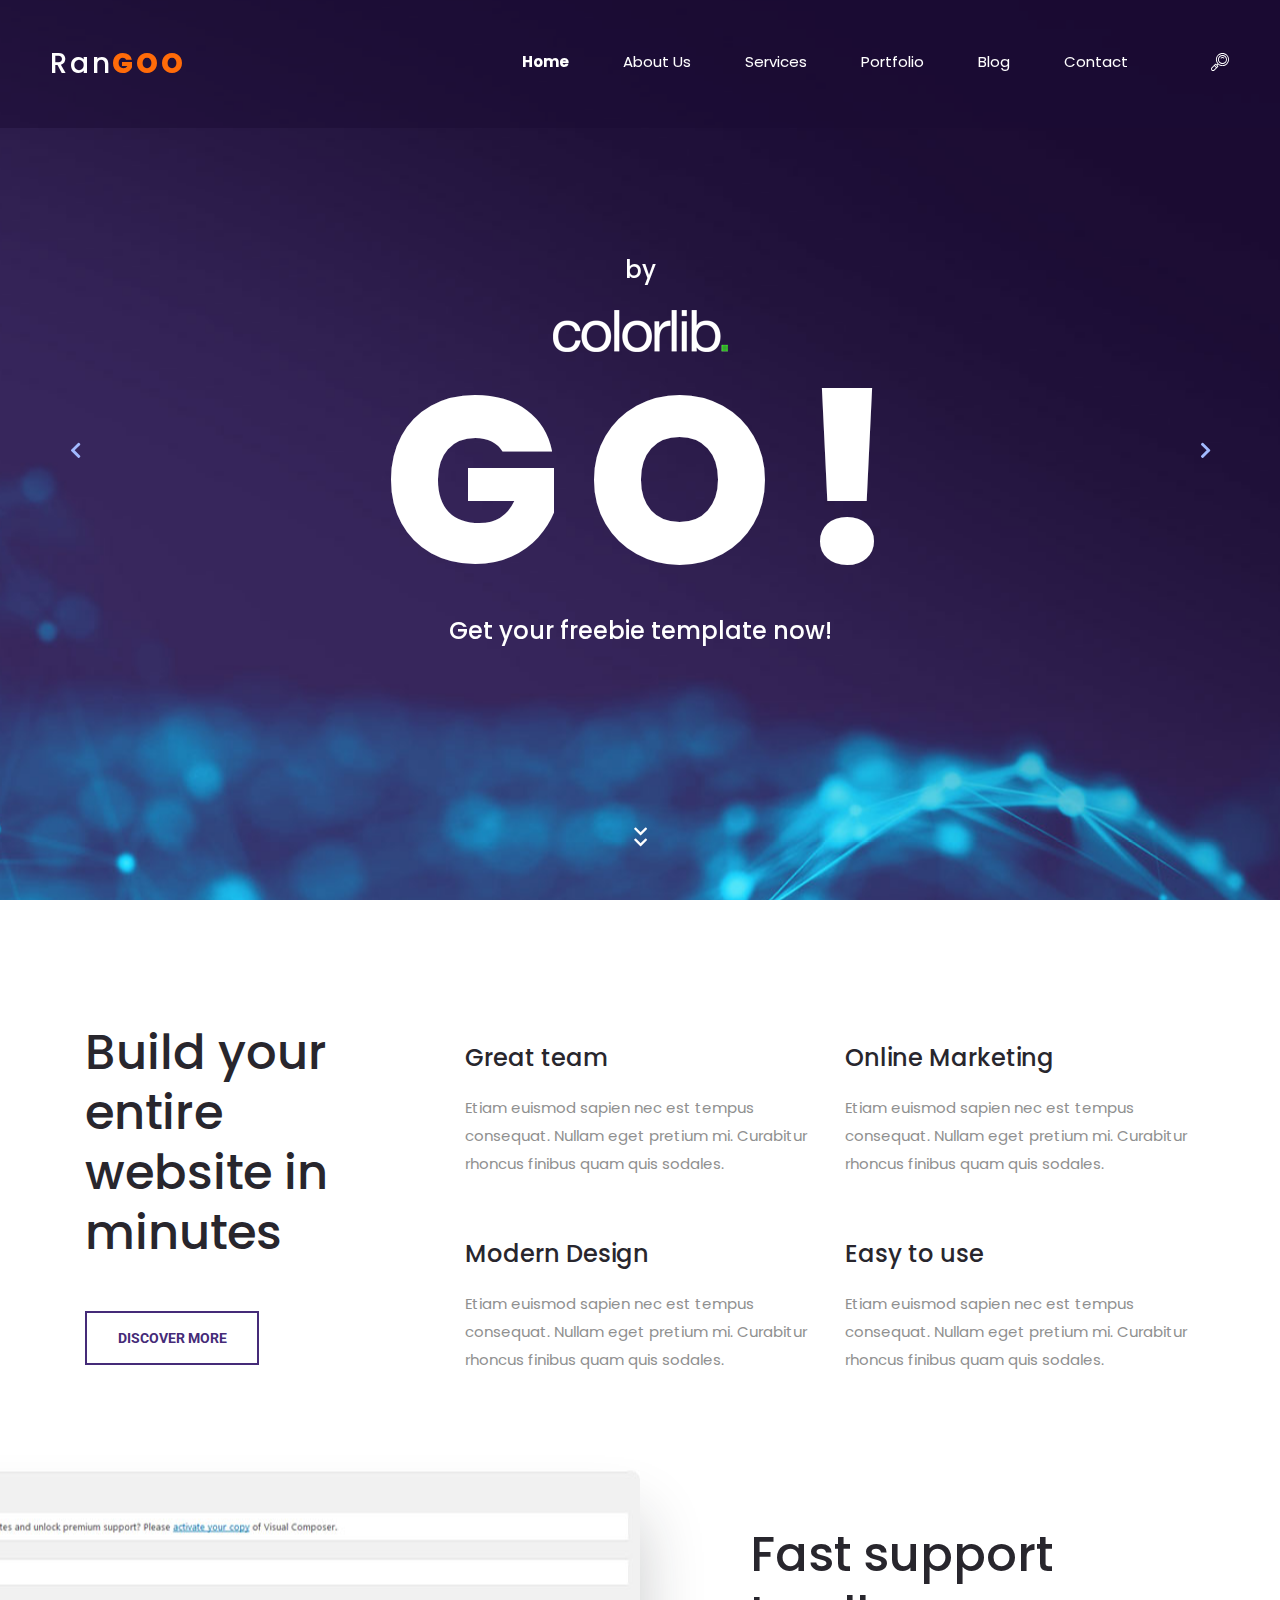
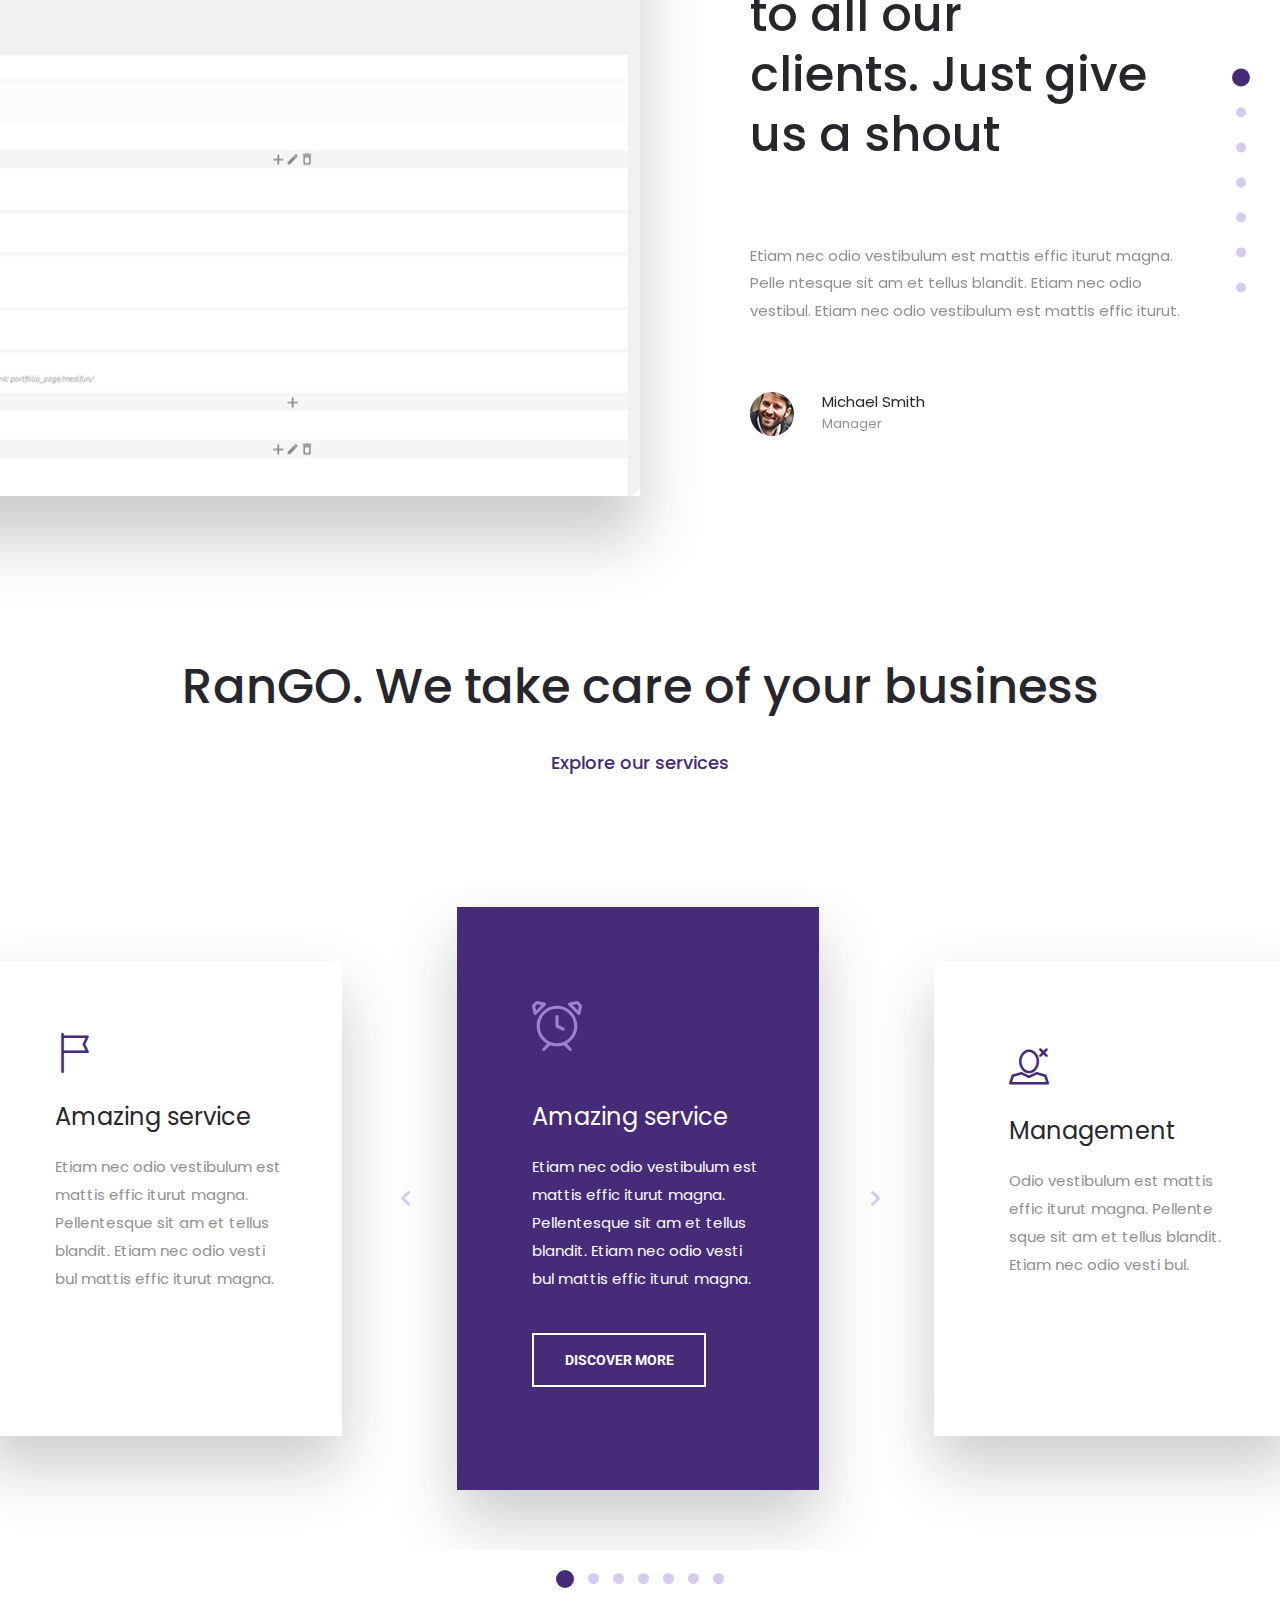
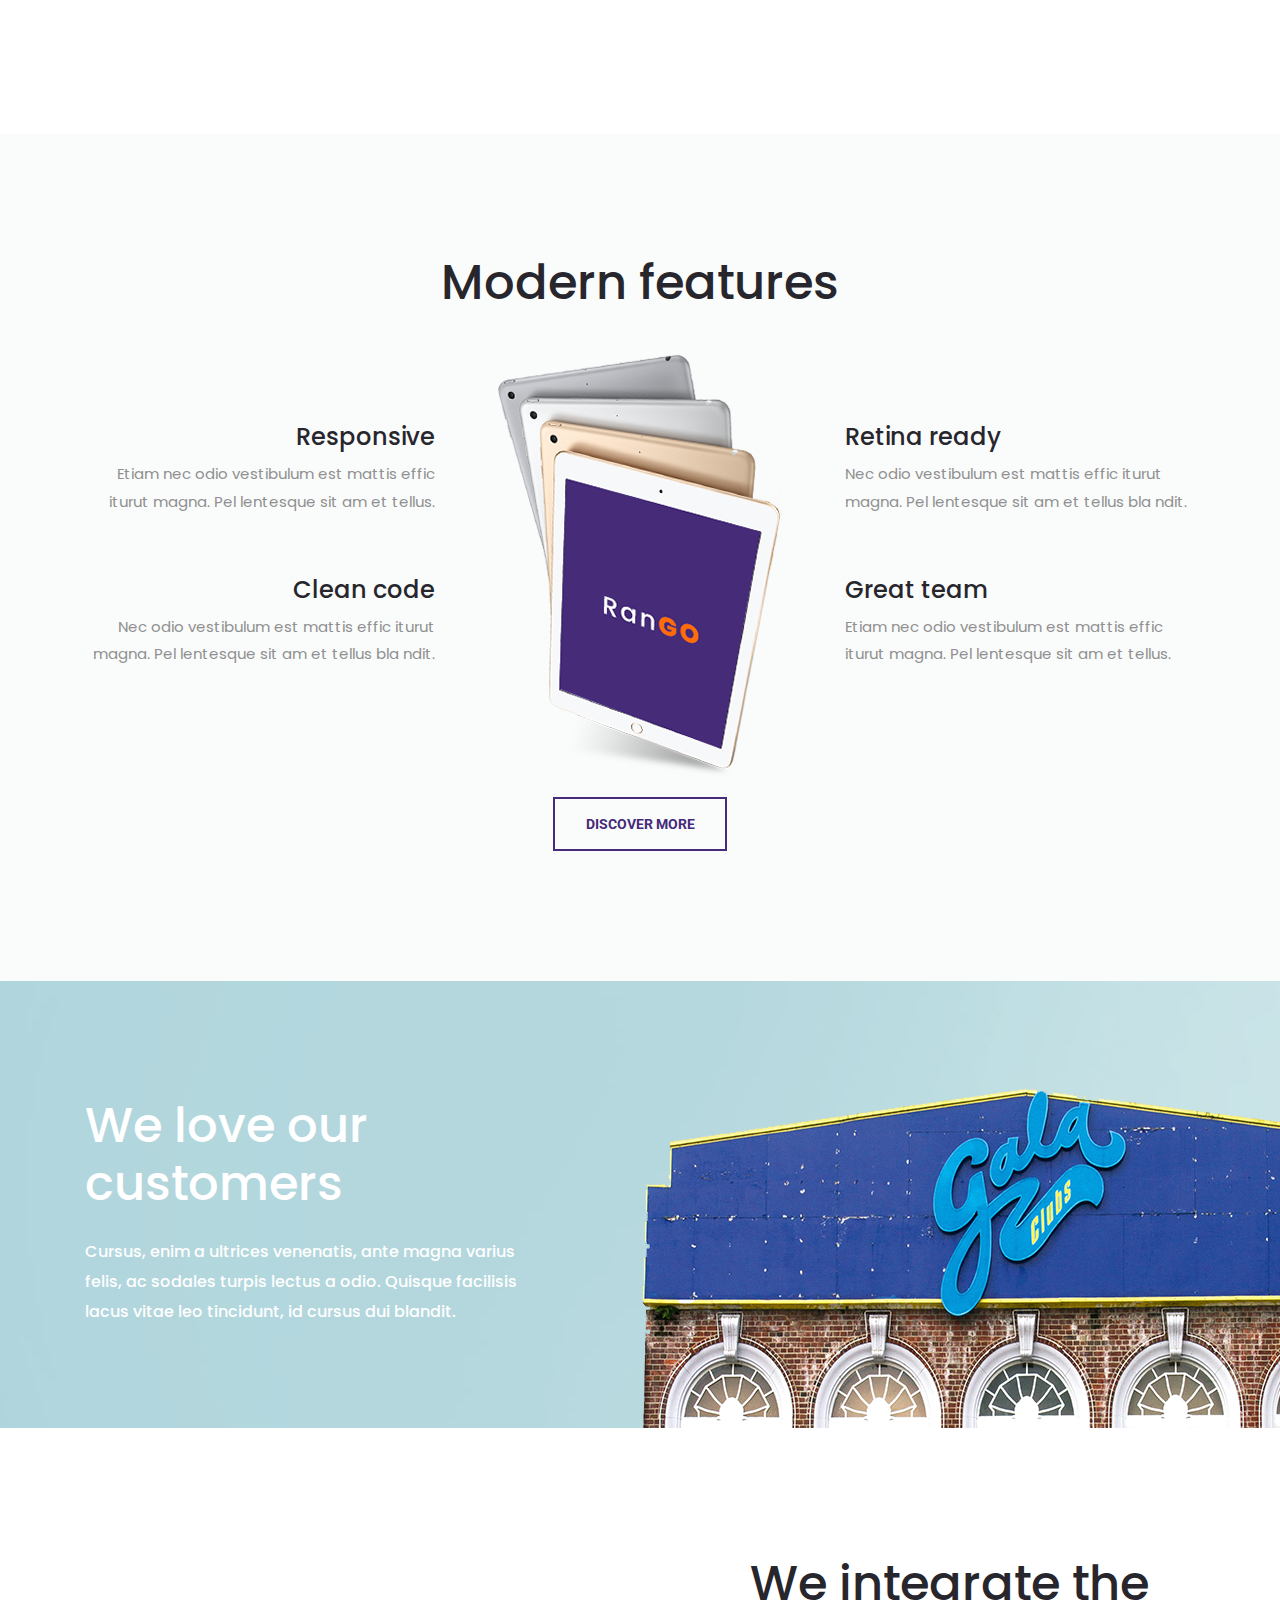
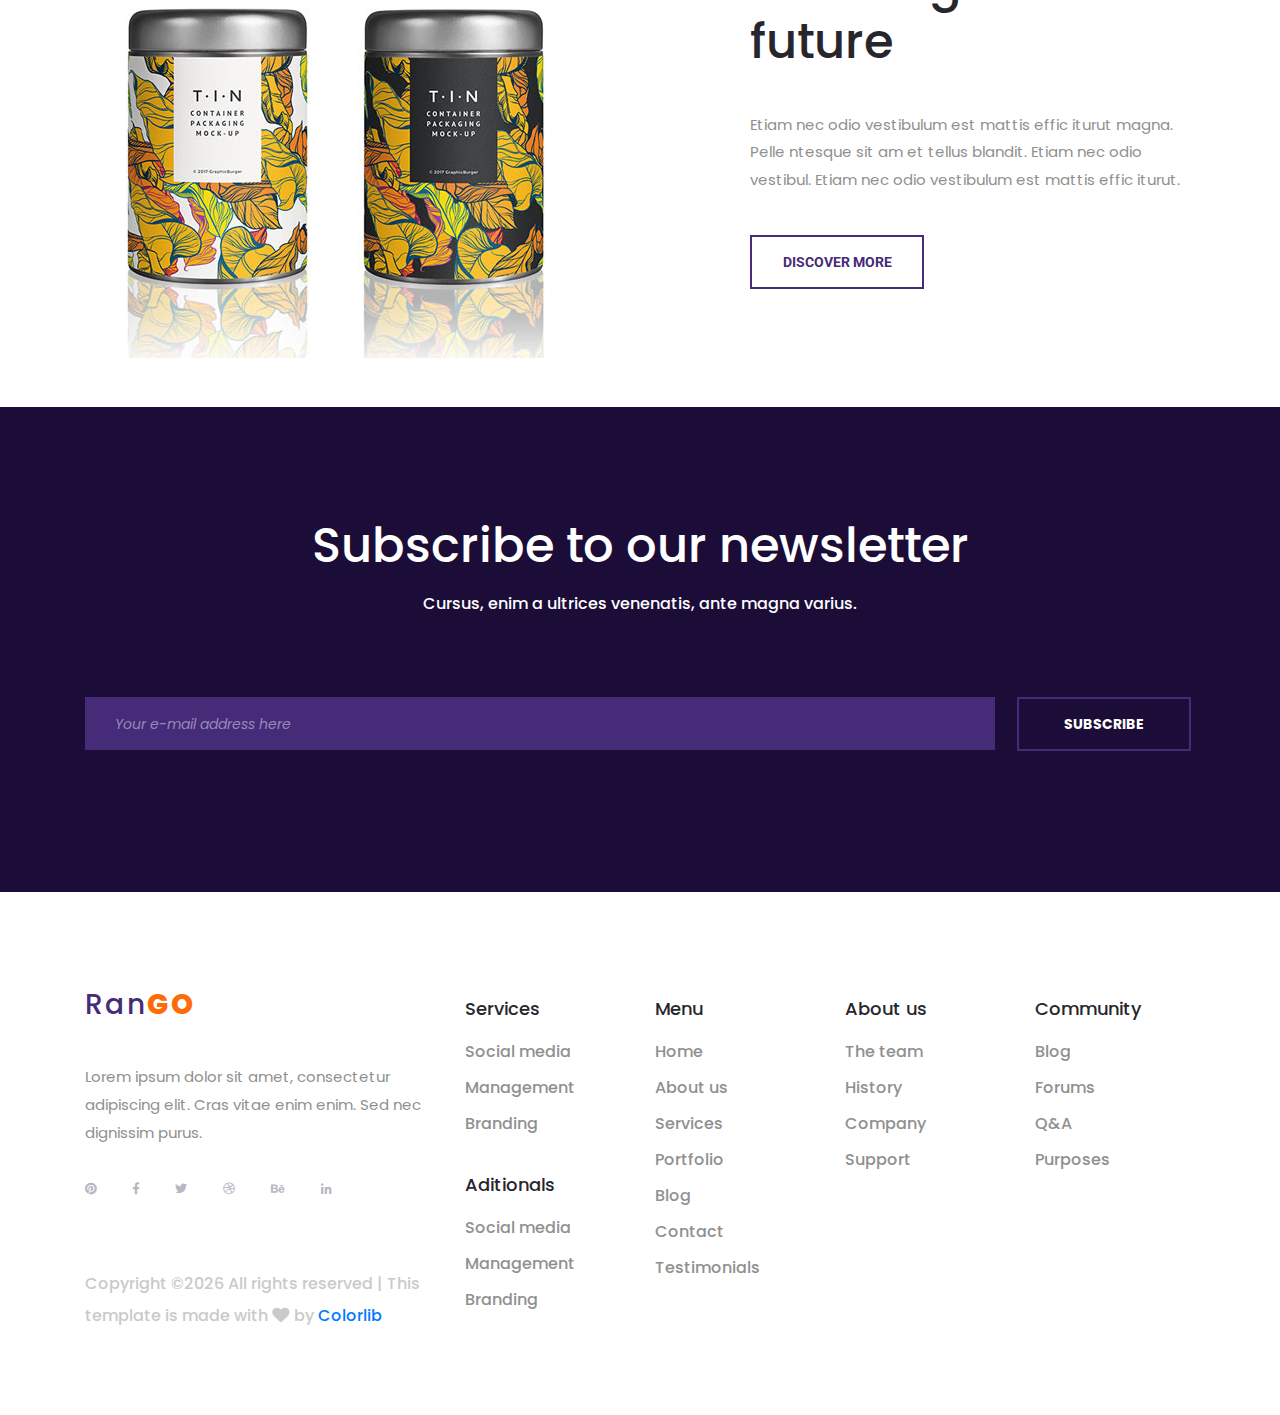
<file: BeyondTravel/index.html>
<!DOCTYPE html>
<html lang="en">
<head>
<title>RanGO - Home</title>
<meta charset="utf-8">
<meta http-equiv="X-UA-Compatible" content="IE=edge">
<meta name="description" content="RanGO Project">
<meta name="viewport" content="width=device-width, initial-scale=1">
<link rel="stylesheet" type="text/css" href="styles/bootstrap4/bootstrap.min.css">
<link href="plugins/fontawesome-free-5.0.1/css/fontawesome-all.css" rel="stylesheet" type="text/css">
<link rel="stylesheet" type="text/css" href="plugins/OwlCarousel2-2.2.1/owl.carousel.css">
<link rel="stylesheet" type="text/css" href="plugins/OwlCarousel2-2.2.1/owl.theme.default.css">
<link rel="stylesheet" type="text/css" href="plugins/OwlCarousel2-2.2.1/animate.css">
<link rel="stylesheet" type="text/css" href="plugins/slick-1.8.0/slick.css">
<link href="plugins/icon-font/styles.css" rel="stylesheet" type="text/css">
<link rel="stylesheet" type="text/css" href="styles/main_styles.css">
<link rel="stylesheet" type="text/css" href="styles/responsive.css">
</head>

<body>

<div class="super_container">
	
	<!-- Header -->

	<header class="header d-flex flex-row justify-content-end align-items-center trans_200">
		
		<!-- Logo -->
		<div class="logo mr-auto">
			<a href="#">Ran<span>goo</span></a>
		</div>

		<!-- Navigation -->
		<nav class="main_nav justify-self-end text-right">
			<ul>
				<li class="active"><a href="#">Home</a></li>
				<li><a href="about.html">About Us</a></li>
				<li><a href="services.html">Services</a></li>
				<li><a href="portfolio.html">Portfolio</a></li>
				<li><a href="blog.html">Blog</a></li>
				<li><a href="contact.html">Contact</a></li>
			</ul>
			
			<!-- Search -->
			<div class="search">
				<div class="search_content d-flex flex-column align-items-center justify-content-center">
					<div class="search_button d-flex flex-column align-items-center justify-content-center">
						<svg version="1.1" id="Layer_1" xmlns="http://www.w3.org/2000/svg" xmlns:xlink="http://www.w3.org/1999/xlink" x="0px" y="0px"
							width="18px" height="18px" viewBox="0 0 100 100" enable-background="new 0 0 100 100" xml:space="preserve">
							<g>
								<g>
									<path class="search_path" fill="#FFFFFF" d="M89.354,10.609c-14.144-14.146-37.157-14.146-51.301,0c-6.852,6.853-10.625,15.964-10.625,25.655
										c0,8.829,3.132,17.174,8.87,23.771l-4.32,4.321l-4.402-4.403c-0.482-0.482-1.137-0.754-1.819-0.754s-1.337,0.271-1.819,0.754
										L3.31,80.584c-2.148,2.147-3.331,5.004-3.331,8.042s1.183,5.895,3.331,8.042C5.457,98.817,8.313,100,11.35,100
										c3.038,0,5.894-1.184,8.041-3.331l20.627-20.631c0.482-0.482,0.753-1.137,0.753-1.819s-0.271-1.337-0.753-1.819l-4.403-4.403
										l4.322-4.322c6.795,5.902,15.28,8.855,23.766,8.855c9.289,0,18.579-3.537,25.65-10.61c6.852-6.853,10.625-15.963,10.625-25.654
										C99.979,26.573,96.205,17.462,89.354,10.609z M15.753,93.029c-1.176,1.177-2.739,1.824-4.403,1.824
										c-1.663,0-3.227-0.648-4.403-1.824c-1.176-1.176-1.823-2.74-1.823-4.403s0.647-3.228,1.824-4.403L18.458,72.71l8.805,8.807
										L15.753,93.029z M30.902,77.878l-8.805-8.807l3.659-3.66l8.806,8.808L30.902,77.878z M85.715,58.28
										c-12.137,12.14-31.886,12.14-44.023,0c-5.88-5.881-9.118-13.699-9.118-22.016c0-8.316,3.238-16.135,9.118-22.016
										c6.069-6.069,14.041-9.104,22.012-9.104c7.972,0,15.943,3.035,22.013,9.104c5.88,5.881,9.117,13.699,9.117,22.016
										S91.596,52.399,85.715,58.28z"></path>
								</g>
							</g>
							<g>
								<g>
									<path class="search_path" fill="#FFFFFF" d="M81.47,18.495c-9.797-9.798-25.736-9.798-35.533,0c-9.796,9.798-9.796,25.741,0,35.539
										c4.898,4.898,11.333,7.349,17.766,7.349c6.435,0,12.868-2.45,17.767-7.349l0,0C91.266,44.235,91.266,28.293,81.47,18.495z
										 M77.831,50.395c-7.79,7.791-20.466,7.791-28.256,0c-7.79-7.792-7.79-20.469,0-28.261c3.896-3.896,9.011-5.843,14.128-5.843
										c5.116,0,10.233,1.948,14.128,5.843C85.621,29.925,85.621,42.603,77.831,50.395z"></path>
								</g>
							</g>
							<g>
								<g>
									<path class="search_path" fill="#FFFFFF" d="M73.283,26.683c-5.282-5.283-13.877-5.283-19.16,0c-1.004,1.005-1.004,2.634,0,3.639
										c1.005,1.005,2.634,1.005,3.639,0c3.276-3.276,8.607-3.276,11.884,0c0.502,0.503,1.16,0.754,1.818,0.754
										c0.659,0,1.317-0.251,1.819-0.754C74.288,29.317,74.288,27.688,73.283,26.683z"></path>
								</g>
							</g>
						</svg>
					</div>

					<form id="search_form" class="search_form bez_1">
						<input type="search" class="search_input bez_1">
					</form>

				</div>
			</div>
		</nav>

		<!-- Hamburger -->
		<div class="hamburger_container bez_1">
			<i class="fas fa-bars trans_200"></i>
		</div>
		
	</header>

	<!-- Menu -->

	<div class="menu_container">
		<div class="menu menu_mm text-right">
			<div class="menu_close"><i class="far fa-times-circle trans_200"></i></div>
			<ul class="menu_mm">
				<li class="menu_mm active"><a href="#">Home</a></li>
				<li class="menu_mm"><a href="about.html">About Us</a></li>
				<li class="menu_mm"><a href="services.html">Services</a></li>
				<li class="menu_mm"><a href="portfolio.html">Portfolio</a></li>
				<li class="menu_mm"><a href="blog.html">Blog</a></li>
				<li class="menu_mm"><a href="contact.html">Contact</a></li>
			</ul>
		</div>
	</div>

	<!-- Home -->

	<div class="home">
		<div class="home_background_container prlx_parent">
			<div class="home_background prlx" style="background-image:url(images/slider_background.jpg)"></div>
		</div>
		
		<!-- Hero Slider -->
		<div class="hero_slider_container">
			
			<!-- Slider -->
			<div class="owl-carousel owl-theme hero_slider">

				<!-- Slider Item -->
				<div class="owl-item hero_slider_item item_1 d-flex flex-column align-items-center justify-content-center">
					<span>by</span>
					<span><img src="images/colorlib.png" alt=""></span>
					<span>GO!</span>
					<span>Get your freebie template now!</span>
				</div>

				<!-- Slider Item -->
				<div class="owl-item hero_slider_item item_1 d-flex flex-column align-items-center justify-content-center">
					<span>by</span>
					<span><img src="images/colorlib.png" alt=""></span>
					<span>GO!</span>
					<span>Get your freebie template now!</span>
				</div>

				<!-- Slider Item -->
				<div class="owl-item hero_slider_item item_1 d-flex flex-column align-items-center justify-content-center">
					<span>by</span>
					<span><img src="images/colorlib.png" alt=""></span>
					<span>GO!</span>
					<span>Get your freebie template now!</span>
				</div>

			</div>
			
			<!-- Hero Slider Navigation Left -->
			<div class="hero_slider_nav hero_slider_nav_left">
				<div class="hero_slider_prev d-flex flex-column align-items-center justify-content-center trans_200">
					<i class="fas fa-chevron-left trans_200"></i>
				</div>
			</div>

			<!-- Hero Slider Navigation Right -->
			<div class="hero_slider_nav hero_slider_nav_right">
				<div class="hero_slider_next d-flex flex-column align-items-center justify-content-center trans_200">
					<i class="fas fa-chevron-right trans_200"></i>
				</div>
			</div>

		</div>

		<div class="hero_side_text_container">
			<div class="double_arrow_container d-flex flex-column align-items-center justify-content-center">
				<div class="double_arrow nav_links" data-scroll-to=".icon_boxes">
					<i class="fas fa-chevron-left trans_200"></i>
					<i class="fas fa-chevron-left trans_200"></i>
				</div>
			</div>
			<div class="hero_side_text">
				<h2>Modern design easy to use</h2>
				<p>Maecenas id orci rutrum, vehicula nunc sit amet, fringilla ante. Nulla efficitur vitae ligula commodo varius.</p>
			</div>
		</div>
		
		<div class="next_section_scroll">
			<div class="next_section nav_links" data-scroll-to=".icon_boxes">
				<i class="fas fa-chevron-down trans_200"></i>
				<i class="fas fa-chevron-down trans_200"></i>
			</div>
		</div>
			
	</div>

	<!-- Icon Boxes -->

	<div class="icon_boxes">
		<div class="container">
			<div class="row">
				<div class="col-lg-4">
					<div class="icon_box_title">
						<h1>Build your entire website in minutes</h1>
					</div>
					<div class="button icon_box_button trans_200">
						<a href="#" class="trans_200">discover more</a>
					</div>
				</div>

				<div class="col-lg-4 icon_box_col">

					<!-- Icon Box Item -->
					<div class="icon_box_item">
						<h2>Great team</h2>
						<p>Etiam euismod sapien nec est tempus consequat. Nullam eget pretium mi. Curabitur rhoncus finibus quam quis sodales.</p>
					</div>

					<!-- Icon Box Item -->
					<div class="icon_box_item">
						<h2>Modern Design</h2>
						<p>Etiam euismod sapien nec est tempus consequat. Nullam eget pretium mi. Curabitur rhoncus finibus quam quis sodales.</p>
					</div>

				</div>

				<div class="col-lg-4 icon_box_col">

					<!-- Icon Box Item -->
					<div class="icon_box_item">
						<h2>Online Marketing</h2>
						<p>Etiam euismod sapien nec est tempus consequat. Nullam eget pretium mi. Curabitur rhoncus finibus quam quis sodales.</p>
					</div>

					<!-- Icon Box Item -->
					<div class="icon_box_item">
						<h2>Easy to use</h2>
						<p>Etiam euismod sapien nec est tempus consequat. Nullam eget pretium mi. Curabitur rhoncus finibus quam quis sodales.</p>
					</div>
					
				</div>
			</div>
		</div>
	</div>

	<!-- Vertical Slider Section -->

	<div class="v_slider_section">
		<div class="container fill_height">
			<div class="row fill_height">

				<div class="col-lg-6 v_slider_section_image">
					<div class="v_slider_image">
						<img src="images/v_slider_section.jpg" alt="">
					</div>
				</div>

				<div class="col-lg-5 offset-lg-1 v_slider_content d-flex flex-column justify-content-center">
					<div class="v_slider_container">

						<!-- Vertical Slider -->
						<div class="v_slider">

							<!-- Vertical Slider Item -->
							<div class="v_slider_item">
								<h1>Fast support</h1>
								<h1>to all our</h1>
								<h1>clients. Just give</h1>
								<h1>us a shout</h1>
								<p>Etiam nec odio vestibulum est mattis effic iturut magna. Pelle ntesque sit am et tellus blandit. Etiam nec odio vestibul. Etiam nec odio vestibulum est mattis effic iturut.</p>
								<div class="person d-flex flex-row">
									<div class="person_image">
										<img src="images/person_1.png" alt="">
									</div>
									<div class="person_meta">
										<div class="person_name">Michael Smith</div>
										<div class="person_title">Manager</div>
									</div>
								</div>
							</div>

							<!-- Vertical Slider Item -->
							<div class="v_slider_item">
								<h1>Fast support</h1>
								<h1>to all our</h1>
								<h1>clients. Just give</h1>
								<h1>us a shout</h1>
								<p>Etiam nec odio vestibulum est mattis effic iturut magna. Pelle ntesque sit am et tellus blandit. Etiam nec odio vestibul. Etiam nec odio vestibulum est mattis effic iturut.</p>
								<div class="person d-flex flex-row">
									<div class="person_image">
										<img src="images/person_1.png" alt="">
									</div>
									<div class="person_meta">
										<div class="person_name">Michael Smith</div>
										<div class="person_title">Manager</div>
									</div>
								</div>
							</div>

							<!-- Vertical Slider Item -->
							<div class="v_slider_item">
								<h1>Fast support</h1>
								<h1>to all our</h1>
								<h1>clients. Just give</h1>
								<h1>us a shout</h1>
								<p>Etiam nec odio vestibulum est mattis effic iturut magna. Pelle ntesque sit am et tellus blandit. Etiam nec odio vestibul. Etiam nec odio vestibulum est mattis effic iturut.</p>
								<div class="person d-flex flex-row">
									<div class="person_image">
										<img src="images/person_1.png" alt="">
									</div>
									<div class="person_meta">
										<div class="person_name">Michael Smith</div>
										<div class="person_title">Manager</div>
									</div>
								</div>
							</div>

							<!-- Vertical Slider Item -->
							<div class="v_slider_item">
								<h1>Fast support</h1>
								<h1>to all our</h1>
								<h1>clients. Just give</h1>
								<h1>us a shout</h1>
								<p>Etiam nec odio vestibulum est mattis effic iturut magna. Pelle ntesque sit am et tellus blandit. Etiam nec odio vestibul. Etiam nec odio vestibulum est mattis effic iturut.</p>
								<div class="person d-flex flex-row">
									<div class="person_image">
										<img src="images/person_1.png" alt="">
									</div>
									<div class="person_meta">
										<div class="person_name">Michael Smith</div>
										<div class="person_title">Manager</div>
									</div>
								</div>
							</div>

							<!-- Vertical Slider Item -->
							<div class="v_slider_item">
								<h1>Fast support</h1>
								<h1>to all our</h1>
								<h1>clients. Just give</h1>
								<h1>us a shout</h1>
								<p>Etiam nec odio vestibulum est mattis effic iturut magna. Pelle ntesque sit am et tellus blandit. Etiam nec odio vestibul. Etiam nec odio vestibulum est mattis effic iturut.</p>
								<div class="person d-flex flex-row">
									<div class="person_image">
										<img src="images/person_1.png" alt="">
									</div>
									<div class="person_meta">
										<div class="person_name">Michael Smith</div>
										<div class="person_title">Manager</div>
									</div>
								</div>
							</div>

							<!-- Vertical Slider Item -->
							<div class="v_slider_item">
								<h1>Fast support</h1>
								<h1>to all our</h1>
								<h1>clients. Just give</h1>
								<h1>us a shout</h1>
								<p>Etiam nec odio vestibulum est mattis effic iturut magna. Pelle ntesque sit am et tellus blandit. Etiam nec odio vestibul. Etiam nec odio vestibulum est mattis effic iturut.</p>
								<div class="person d-flex flex-row">
									<div class="person_image">
										<img src="images/person_1.png" alt="">
									</div>
									<div class="person_meta">
										<div class="person_name">Michael Smith</div>
										<div class="person_title">Manager</div>
									</div>
								</div>
							</div>

							<!-- Vertical Slider Item -->
							<div class="v_slider_item">
								<h1>Fast support</h1>
								<h1>to all our</h1>
								<h1>clients. Just give</h1>
								<h1>us a shout</h1>
								<p>Etiam nec odio vestibulum est mattis effic iturut magna. Pelle ntesque sit am et tellus blandit. Etiam nec odio vestibul. Etiam nec odio vestibulum est mattis effic iturut.</p>
								<div class="person d-flex flex-row">
									<div class="person_image">
										<img src="images/person_1.png" alt="">
									</div>
									<div class="person_meta">
										<div class="person_name">Michael Smith</div>
										<div class="person_title">Manager</div>
									</div>
								</div>
							</div>

						</div>
					</div>
				</div>

			</div>
		</div>
	</div>

	<!-- Services -->

	<div class="services">
		<div class="container">
			<div class="row">
				<div class="col text-center">
					<div class="section_title">
						<h1>RanGO. We take care of your business</h1>
						<span>Explore our services</span>
					</div>
				</div>
			</div>
		</div>

		<div class="h_slider_container services_slider_container">
			<div class="service_slider_outer">
				<!-- Services Slider -->
				<div class="owl-carousel owl-theme services_slider">
					
					<!-- Services Slider Item-->
					<div class="owl-item services_item">
						<div class="services_item_inner">
							<div class="service_item_content">
								<div class="service_item_title">
									<div class="service_item_icon">
										<div data-icon="&#xe083;" class="icon"></div>
									</div>
									<h2>Amazing service</h2>
								</div>
								<p>Etiam nec odio vestibulum est mattis effic iturut magna. Pellentesque sit am et tellus blandit. Etiam nec odio vesti bul mattis effic iturut magna.</p>
								<div class="button service_item_button trans_200">
									<a href="#" class="trans_200">discover more</a>
								</div>
							</div>
						</div>
					</div>

					<!-- Services Slider Item-->
					<div class="owl-item services_item">
						<div class="services_item_inner">
							<div class="service_item_content">
								<div class="service_item_title">
									<div class="service_item_icon">
										<div data-icon="&#xe059;" class="icon"></div>
									</div>
									<h2>Management</h2>
								</div>
								<p>Odio vestibulum est mattis effic iturut magna. Pellente sque sit am et tellus blandit. Etiam nec odio vesti bul.</p>
								<div class="button service_item_button trans_200">
									<a href="#" class="trans_200">discover more</a>
								</div>
							</div>
						</div>
					</div>

					<!-- Services Slider Item-->
					<div class="owl-item services_item">
						<div class="services_item_inner">
							<div class="service_item_content">
								<div class="service_item_title">
									<div class="service_item_icon">
										<div data-icon="&#xe024;" class="icon"></div>
									</div>
									<h2>Risk Evaluation</h2>
								</div>
								<p>Odio vestibulum est mattis effic iturut magna. Pellente sque sit am et tellus blandit. Etiam nec odio vesti bul.</p>
								<div class="button service_item_button trans_200">
									<a href="#" class="trans_200">discover more</a>
								</div>
							</div>
						</div>
					</div>

					<!-- Services Slider Item-->
					<div class="owl-item services_item">
						<div class="services_item_inner">
							<div class="service_item_content">
								<div class="service_item_title">
									<div class="service_item_icon">
										<div data-icon="&#xe05e;" class="icon"></div>
									</div>
									<h2>Assesment</h2>
								</div>
								<p>Etiam nec odio vestibulum est mattis effic iturut magna. Pel lentesque sit am et tellus bla ndit. Etiam nec odio vestibul.</p>
								<div class="button service_item_button trans_200">
									<a href="#" class="trans_200">discover more</a>
								</div>
							</div>
						</div>
					</div>

					<!-- Services Slider Item-->
					<div class="owl-item services_item">
						<div class="services_item_inner">
							<div class="service_item_content">
								<div class="service_item_title">
									<div class="service_item_icon">
										<div data-icon="&#xe059;" class="icon"></div>
									</div>
									<h2>Great team</h2>
								</div>
								<p>Etiam nec odio vestibulum est mattis effic iturut magna. Pel lentesque sit am et tellus bla ndit. Etiam nec odio vestibul.</p>
								<div class="button service_item_button trans_200">
									<a href="#" class="trans_200">discover more</a>
								</div>
							</div>
						</div>
					</div>

					<!-- Services Slider Item-->
					<div class="owl-item services_item">
						<div class="services_item_inner">
							<div class="service_item_content">
								<div class="service_item_title">
									<div class="service_item_icon">
										<div data-icon="&#xe040;" class="icon"></div>
									</div>
									<h2>Amazing service</h2>
								</div>
								<p>Etiam nec odio vestibulum est mattis effic iturut magna. Pellentesque sit am et tellus blandit. Etiam nec odio vesti bul mattis effic iturut magna.</p>
								<div class="button service_item_button trans_200">
									<a href="#" class="trans_200">discover more</a>
								</div>
							</div>
						</div>
					</div>

					<!-- Services Slider Item-->
					<div class="owl-item services_item">
						<div class="services_item_inner">
							<div class="service_item_content">
								<div class="service_item_title">
									<div class="service_item_icon">
										<div data-icon="&#xe020;" class="icon"></div>
									</div>
									<h2>Amazing service</h2>
								</div>
								<p>Etiam nec odio vestibulum est mattis effic iturut magna. Pellentesque sit am et tellus blandit. Etiam nec odio vesti bul mattis effic iturut magna.</p>
								<div class="button service_item_button trans_200">
									<a href="#" class="trans_200">discover more</a>
								</div>
							</div>
						</div>
					</div>

				</div>
			
				<div class="services_slider_nav services_slider_nav_left"><i class="fas fa-chevron-left trans_200"></i></div>
				<div class="services_slider_nav services_slider_nav_right"><i class="fas fa-chevron-right trans_200"></i></div>

			</div>
		</div>
	</div>

	<!-- Features -->

	<div class="features">
		<div class="container">
			<div class="row">
				<div class="col text-center">

					<div class="section_title">
						<h1>Modern features</h1>
					</div>

				</div>
			</div>
			<div class="row features_row">

				<div class="col-lg-4 text-lg-right features_col order-lg-1 order-2">
					
					<!-- Features Item-->
					<div class="features_item">
						<h2>Responsive</h2>
						<p>Etiam nec odio vestibulum est mattis effic iturut magna. Pel lentesque sit am et tellus.</p>
					</div>

					<!-- Features Item-->
					<div class="features_item">
						<h2>Clean code</h2>
						<p>Nec odio vestibulum est mattis effic iturut magna. Pel lentesque sit am et tellus bla ndit.</p>
					</div>

				</div>

				<div class="col-lg-4 d-flex flex-column align-items-center order-lg-2 order-1">
					<div class="features_image">
						<img src="images/features.png" alt="">
					</div>
					<div class="button features_button trans_200">
						<a href="#" class="trans_200">discover more</a>
					</div>
				</div>

				<div class="col-lg-4 features_col order-lg-3 order-3">
					
					<!-- Features Item-->
					<div class="features_item">
						<h2>Retina ready</h2>
						<p>Nec odio vestibulum est mattis effic iturut magna. Pel lentesque sit am et tellus bla ndit.</p>
					</div>

					<!-- Features Item-->
					<div class="features_item">
						<h2>Great team</h2>
						<p>Etiam nec odio vestibulum est mattis effic iturut magna. Pel lentesque sit am et tellus.</p>
					</div>

					<div class="button features_button_2 trans_200">
						<a href="#" class="trans_200">discover more</a>
					</div>

				</div>
			</div>
		</div>
	</div>

	<!-- Call to action -->

	<div class="cta">
		<div class="cta_background" style="background-image:url(images/cta_background.jpg)"></div>
		
		<div class="container">
			<div class="row">
				<div class="col-lg-5 order-lg-1 order-2">
					<div class="cta_content">
						<h1>We love our customers</h1>
						<p>Cursus, enim a ultrices venenatis, ante magna varius felis, ac sodales turpis lectus a odio. Quisque facilisis lacus vitae leo tincidunt, id cursus dui blandit.</p>
					</div>
				</div>

				<div class="col-lg-6 offset-lg-1 order-lg-2 order-1">
					<div class="cta_image d-flex flex-column justify-content-end">
						<img src="images/cta.png" alt="image by https://unsplash.com/@heysupersimi">
					</div>
				</div>
			</div>
		</div>
	</div>

	<!-- Text Line -->

	<div class="text_line">
		<div class="container">
			<div class="row">

				<div class="col-lg-5 text-lg-right text-center">
					<div class="text_line_image">
						<img src="images/line.jpg" alt="">
					</div>
				</div>

				<div class="col-lg-5 offset-lg-2">
					<div class="text_line_content">
						<h1>We integrate the future</h1>
						<p>Etiam nec odio vestibulum est mattis effic iturut magna. Pelle ntesque sit am et tellus blandit. Etiam nec odio vestibul. Etiam nec odio vestibulum est mattis effic iturut.</p>
						<div class="button text_line_button trans_200">
							<a href="#" class="trans_200">discover more</a>
						</div>
					</div>
				</div>
			</div>
		</div>
	</div>

	<!-- Newsletter -->

	<div class="newsletter">
		<div class="container">
			<div class="row">
				<div class="col text-lg-center text-left">
					<div class="newsletter_content">

						<!-- Newsletter Title -->
						<div class="newsletter_title">
							<h1>Subscribe to our newsletter</h1>
							<span>Cursus, enim a ultrices venenatis, ante magna varius.</span>
						</div>
						
						<!-- Newsletter Form -->
						<div class="newsletter_form_container">
							<form action="#">
								<div class="input-group">
									<input type="email" class="newsletter_email" placeholder="Your e-mail address here" required="required" data-error="Valid email address is required.">
									<button id="newsletter_form_submit" type="submit" class="button newsletter_submit_button trans_200" value="Submit">
										subscribe
									</button>
								</div>
									
							</form>
						</div>

					</div>
				</div>
			</div>
		</div>
	</div>

	<!-- Footer -->

	<footer class="footer">
		<div class="container">
			<div class="row">
				
				<div class="col-lg-4">

					<!-- Footer Intro -->
					<div class="footer_intro">

						<!-- Logo -->
						<div class="logo footer_logo">
							<a href="#">Ran<span>go</span></a>
						</div>

						<p>Lorem ipsum dolor sit amet, consectetur adipiscing elit. Cras vitae enim enim. Sed nec dignissim purus.</p>
						
						<!-- Social -->
						<div class="footer_social">
							<ul>
								<li><a href="#"><i class="fab fa-pinterest"></i></a></li>
								<li><a href="#"><i class="fab fa-facebook-f"></i></a></li>
								<li><a href="#"><i class="fab fa-twitter"></i></a></li>
								<li><a href="#"><i class="fab fa-dribbble"></i></a></li>
								<li><a href="#"><i class="fab fa-behance"></i></a></li>
								<li><a href="#"><i class="fab fa-linkedin-in"></i></a></li>
							</ul>
						</div>
						
						<!-- Copyright -->
						<div class="footer_cr"><!-- Link back to Colorlib can't be removed. Template is licensed under CC BY 3.0. -->
Copyright &copy;<script>document.write(new Date().getFullYear());</script> All rights reserved | This template is made with <i class="fa fa-heart" aria-hidden="true"></i> by <a href="https://colorlib.com" target="_blank">Colorlib</a>
<!-- Link back to Colorlib can't be removed. Template is licensed under CC BY 3.0. --></div>

					</div>

				</div>
				
				<!-- Footer Services -->
				<div class="col-lg-2">

					<div class="footer_col">
						<div class="footer_col_title">Services</div>
						<ul>
							<li><a href="#">Social media</a></li>
							<li><a href="#">Management</a></li>
							<li><a href="#">Branding</a></li>
						</ul>
					</div>
					
					<div class="footer_col">
						<div class="footer_col_title">Aditionals</div>
						<ul>
							<li><a href="#">Social media</a></li>
							<li><a href="#">Management</a></li>
							<li><a href="#">Branding</a></li>
						</ul>
					</div>

				</div>

				<!-- Footer Menu -->
				<div class="col-lg-2">

					<div class="footer_col">
						<div class="footer_col_title">Menu</div>
						<ul>
							<li><a href="#">Home</a></li>
							<li><a href="#">About us</a></li>
							<li><a href="#">Services</a></li>
							<li><a href="#">Portfolio</a></li>
							<li><a href="#">Blog</a></li>
							<li><a href="#">Contact</a></li>
							<li><a href="#">Testimonials</a></li>
						</ul>
					</div>

				</div>

				<!-- Footer About -->
				<div class="col-lg-2">

					<div class="footer_col">
						<div class="footer_col_title">About us</div>
						<ul>
							<li><a href="#">The team</a></li>
							<li><a href="#">History</a></li>
							<li><a href="#">Company</a></li>
							<li><a href="#">Support</a></li>
						</ul>
					</div>

				</div>

				<!-- Footer Community -->
				<div class="col-lg-2">

					<div class="footer_col">
						<div class="footer_col_title">Community</div>
						<ul>
							<li><a href="#">Blog</a></li>
							<li><a href="#">Forums</a></li>
							<li><a href="#">Q&A</a></li>
							<li><a href="#">Purposes</a></li>
						</ul>
					</div>

				</div>

			</div>

			<div class="row">
				<div class="col">
					<!-- Copyright -->
					<div class="footer_cr_2">2017 All rights reserved</div>
				</div>
			</div>
		</div>
	</footer>

</div>

<script src="js/jquery-3.2.1.min.js"></script>
<script src="styles/bootstrap4/popper.js"></script>
<script src="styles/bootstrap4/bootstrap.min.js"></script>
<script src="plugins/greensock/TweenMax.min.js"></script>
<script src="plugins/greensock/TimelineMax.min.js"></script>
<script src="plugins/scrollmagic/ScrollMagic.min.js"></script>
<script src="plugins/greensock/animation.gsap.min.js"></script>
<script src="plugins/greensock/ScrollToPlugin.min.js"></script>
<script src="plugins/slick-1.8.0/slick.js"></script>
<script src="plugins/OwlCarousel2-2.2.1/owl.carousel.js"></script>
<script src="plugins/scrollTo/jquery.scrollTo.min.js"></script>
<script src="plugins/easing/easing.js"></script>
<script src="js/custom.js"></script>
</body>

</html>
</file>
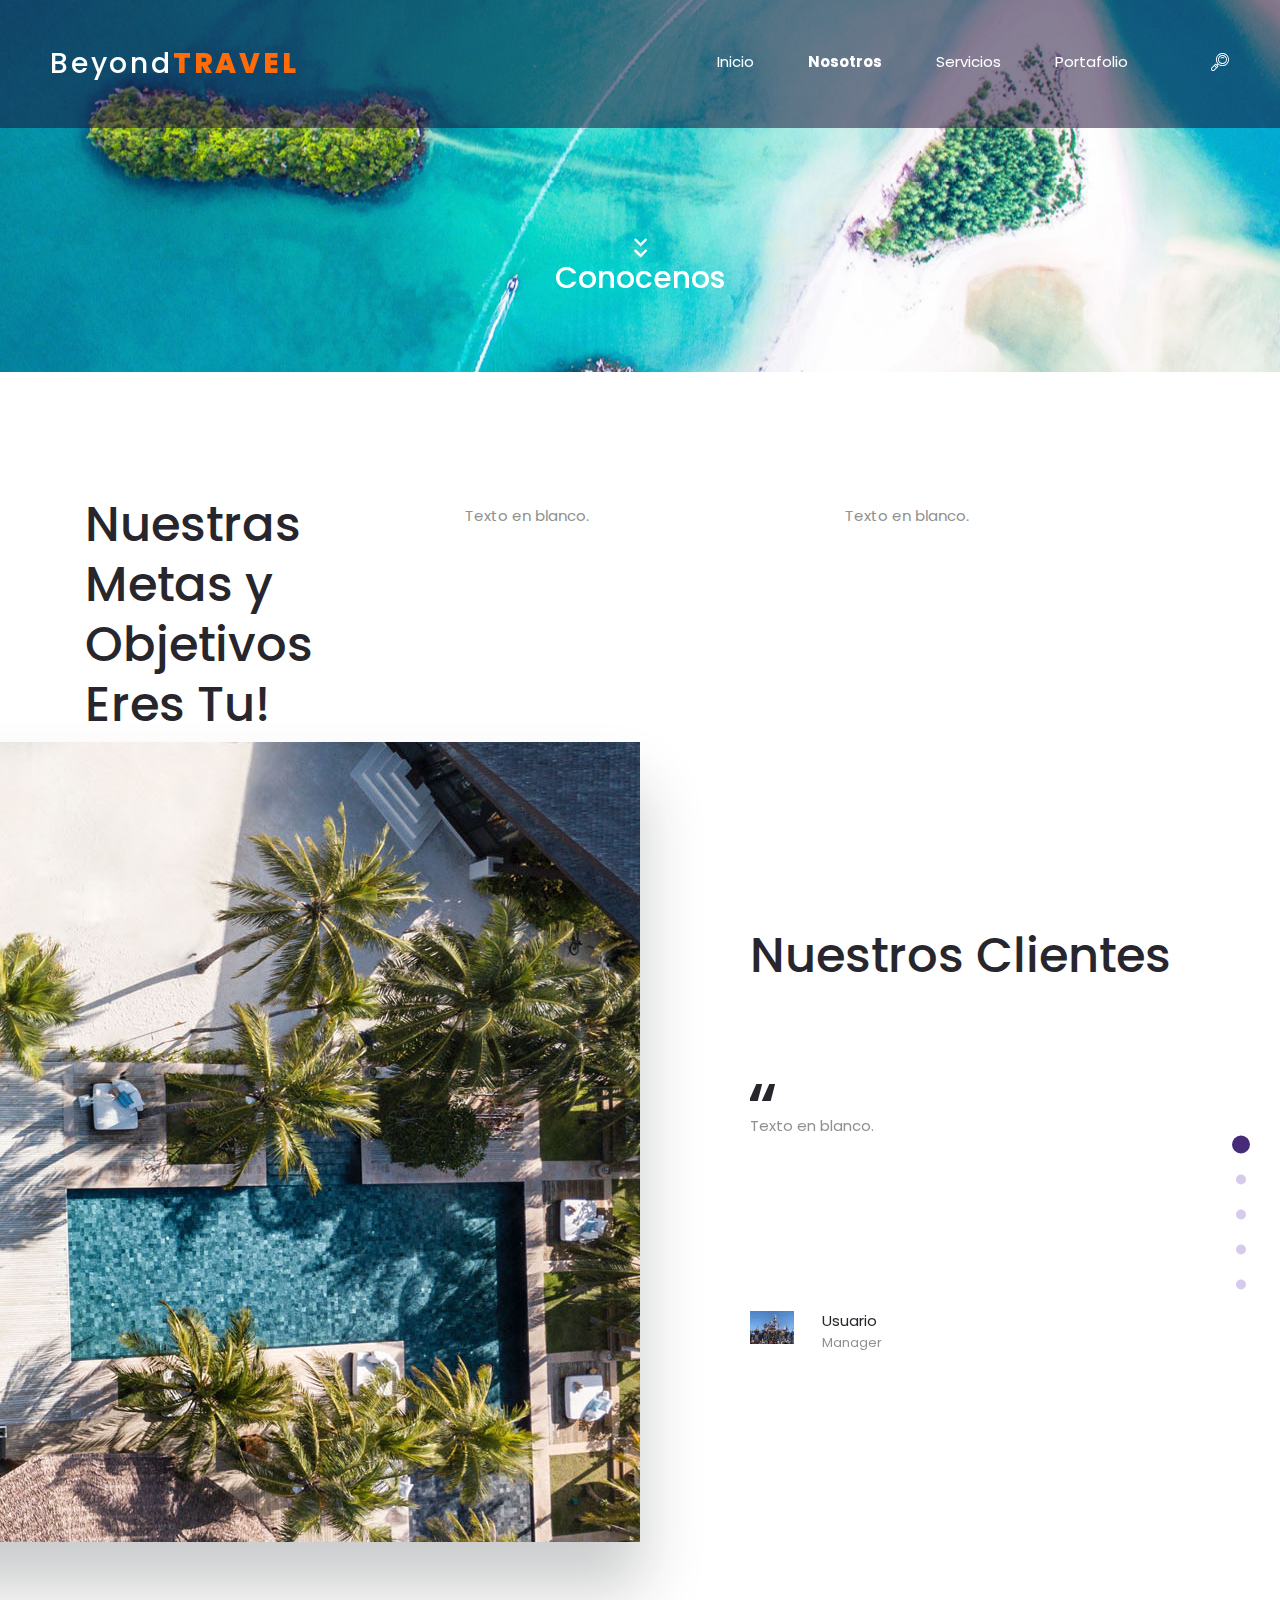
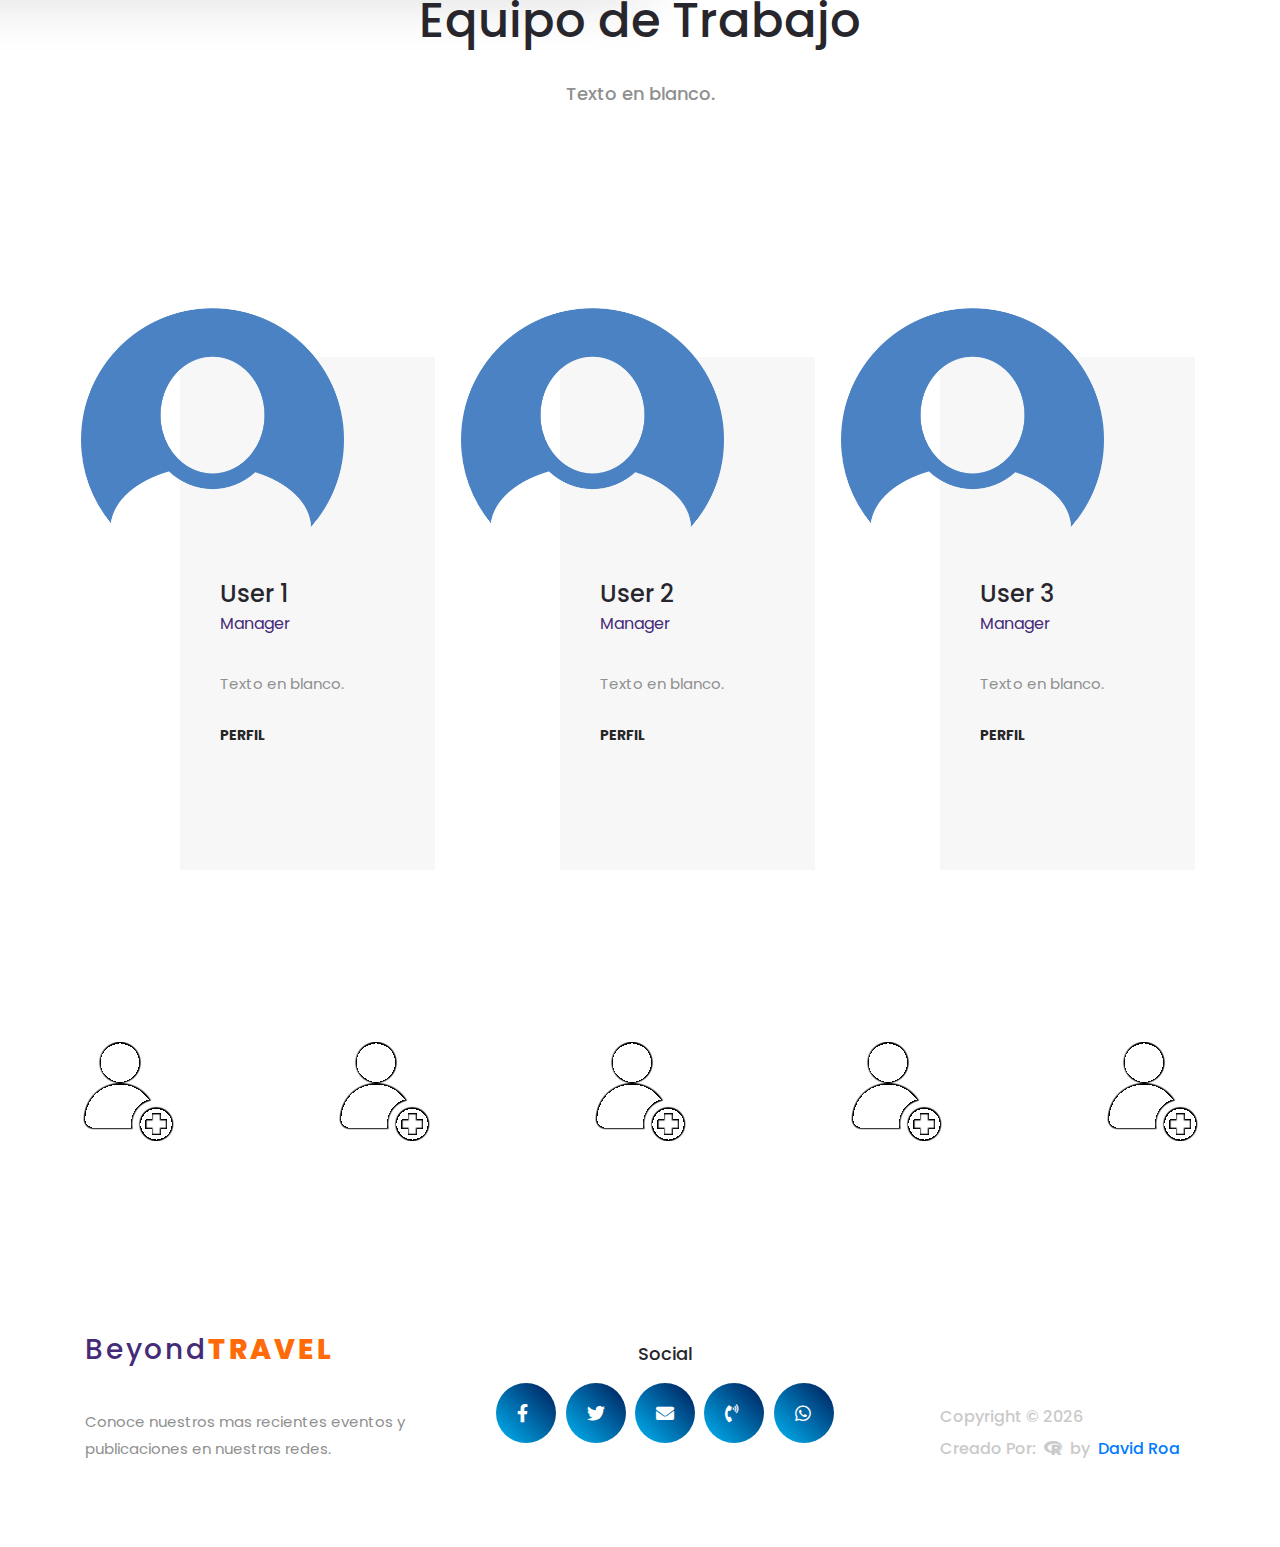
<file: about.html>
<!DOCTYPE html>
<html lang="en">

<head>
	<title>RanGO - About</title>
	<meta charset="utf-8">
	<meta http-equiv="X-UA-Compatible" content="IE=edge">
	<meta name="description" content="RanGO Project">
	<meta name="viewport" content="width=device-width, initial-scale=1">
	<link rel="stylesheet" type="text/css" href="styles/bootstrap4/bootstrap.min.css">
	<link href="plugins/fontawesome-free-5.0.1/css/fontawesome-all.css" rel="stylesheet" type="text/css">
	<link href="plugins/fontawesome-free-5.9.0-web/css/all.min.css" rel="stylesheet" type="text/css">
	<link rel="stylesheet" type="text/css" href="plugins/OwlCarousel2-2.2.1/owl.carousel.css">
	<link rel="stylesheet" type="text/css" href="plugins/OwlCarousel2-2.2.1/owl.theme.default.css">
	<link rel="stylesheet" type="text/css" href="plugins/OwlCarousel2-2.2.1/animate.css">
	<link rel="stylesheet" type="text/css" href="plugins/slick-1.8.0/slick.css">
	<link rel="stylesheet" type="text/css" href="styles/main_styles.css">
	<link rel="stylesheet" type="text/css" href="styles/about_styles.css">
	<link rel="stylesheet" type="text/css" href="styles/about_responsive.css">
</head>

<body>

	<div class="super_container">

		<!-- Header -->

		<header class="header d-flex flex-row justify-content-end align-items-center trans_200">

			<!-- Logo -->
			<div class="logo mr-auto">
				<a href="#">Beyond<span>Travel</span></a>
			</div>

			<!-- Navigation -->
			<nav class="main_nav justify-self-end text-right">
				<ul>
					<li><a href="index.html">Inicio</a></li>
					<li class="active"><a href="#">Nosotros</a></li>
					<li><a href="services.html">Servicios</a></li>
					<li><a href="portfolio.html">Portafolio</a></li>
					<!--<li><a href="contact.html">Contact</a></li>-->
				</ul>

				<!-- Search -->
				<div class="search">
					<div class="search_content d-flex flex-column align-items-center justify-content-center">
						<div class="search_button d-flex flex-column align-items-center justify-content-center">
							<svg version="1.1" id="Layer_1" xmlns="http://www.w3.org/2000/svg"
								xmlns:xlink="http://www.w3.org/1999/xlink" x="0px" y="0px" width="18px" height="18px"
								viewBox="0 0 100 100" enable-background="new 0 0 100 100" xml:space="preserve">
								<g>
									<g>
										<path class="search_path" fill="#FFFFFF" d="M89.354,10.609c-14.144-14.146-37.157-14.146-51.301,0c-6.852,6.853-10.625,15.964-10.625,25.655
										c0,8.829,3.132,17.174,8.87,23.771l-4.32,4.321l-4.402-4.403c-0.482-0.482-1.137-0.754-1.819-0.754s-1.337,0.271-1.819,0.754
										L3.31,80.584c-2.148,2.147-3.331,5.004-3.331,8.042s1.183,5.895,3.331,8.042C5.457,98.817,8.313,100,11.35,100
										c3.038,0,5.894-1.184,8.041-3.331l20.627-20.631c0.482-0.482,0.753-1.137,0.753-1.819s-0.271-1.337-0.753-1.819l-4.403-4.403
										l4.322-4.322c6.795,5.902,15.28,8.855,23.766,8.855c9.289,0,18.579-3.537,25.65-10.61c6.852-6.853,10.625-15.963,10.625-25.654
										C99.979,26.573,96.205,17.462,89.354,10.609z M15.753,93.029c-1.176,1.177-2.739,1.824-4.403,1.824
										c-1.663,0-3.227-0.648-4.403-1.824c-1.176-1.176-1.823-2.74-1.823-4.403s0.647-3.228,1.824-4.403L18.458,72.71l8.805,8.807
										L15.753,93.029z M30.902,77.878l-8.805-8.807l3.659-3.66l8.806,8.808L30.902,77.878z M85.715,58.28
										c-12.137,12.14-31.886,12.14-44.023,0c-5.88-5.881-9.118-13.699-9.118-22.016c0-8.316,3.238-16.135,9.118-22.016
										c6.069-6.069,14.041-9.104,22.012-9.104c7.972,0,15.943,3.035,22.013,9.104c5.88,5.881,9.117,13.699,9.117,22.016
										S91.596,52.399,85.715,58.28z"></path>
									</g>
								</g>
								<g>
									<g>
										<path class="search_path" fill="#FFFFFF" d="M81.47,18.495c-9.797-9.798-25.736-9.798-35.533,0c-9.796,9.798-9.796,25.741,0,35.539
										c4.898,4.898,11.333,7.349,17.766,7.349c6.435,0,12.868-2.45,17.767-7.349l0,0C91.266,44.235,91.266,28.293,81.47,18.495z
										 M77.831,50.395c-7.79,7.791-20.466,7.791-28.256,0c-7.79-7.792-7.79-20.469,0-28.261c3.896-3.896,9.011-5.843,14.128-5.843
										c5.116,0,10.233,1.948,14.128,5.843C85.621,29.925,85.621,42.603,77.831,50.395z"></path>
									</g>
								</g>
								<g>
									<g>
										<path class="search_path" fill="#FFFFFF" d="M73.283,26.683c-5.282-5.283-13.877-5.283-19.16,0c-1.004,1.005-1.004,2.634,0,3.639
										c1.005,1.005,2.634,1.005,3.639,0c3.276-3.276,8.607-3.276,11.884,0c0.502,0.503,1.16,0.754,1.818,0.754
										c0.659,0,1.317-0.251,1.819-0.754C74.288,29.317,74.288,27.688,73.283,26.683z"></path>
									</g>
								</g>
							</svg>
						</div>

						<form id="search_form" class="search_form bez_1">
							<input type="search" class="search_input bez_1">
						</form>

					</div>
				</div>
			</nav>

			<!-- Hamburger -->
			<div class="hamburger_container bez_1">
				<i class="fas fa-bars trans_200"></i>
			</div>

		</header>

		<!-- Menu -->

		<div class="menu_container">
			<div class="menu menu_mm text-right">
				<div class="menu_close"><i class="far fa-times-circle trans_200"></i></div>
				<ul class="menu_mm">
					<li class="menu_mm"><a href="index.html">Inicio</a></li>
					<li class="menu_mm active"><a href="about.html">Nosotros</a></li>
					<li class="menu_mm"><a href="services.html">Servicios</a></li>
					<li class="menu_mm"><a href="portfolio.html">Portafolio</a></li>
					<li class="menu_mm"><a href="contact.html">Contactenos</a></li>
				</ul>
			</div>
		</div>

		<!-- Home -->

		<div class="home">
			<div class="home_background_container prlx_parent">
				<div class="home_background prlx" style="background-image:url(images/banner1.jpg)"></div>
			</div>

			<div class="home_title">
				<h2>Conocenos</h2>
				<div class="next_section_scroll">
					<div class="next_section nav_links" data-scroll-to=".icon_boxes">
						<i class="fas fa-chevron-down trans_200"></i>
						<i class="fas fa-chevron-down trans_200"></i>
					</div>
				</div>
			</div>

		</div>

		<!-- Icon Boxes -->

		<div class="icon_boxes">
			<div class="container">
				<div class="row">
					<div class="col-lg-4">
						<div class="icon_box_title">
							<h1>Nuestras Metas y Objetivos Eres Tu!</h1>
						</div>
					</div>

					<div class="col-lg-4 icon_box_col">

						<!-- Icon Box Item -->
						<div class="icon_box_paragraph">
							<p>Texto en blanco.</p>
						</div>

					</div>

					<div class="col-lg-4 icon_box_col">

						<!-- Icon Box Item -->
						<div class="icon_box_paragraph">
							<p>Texto en blanco.</p>
						</div>

					</div>
				</div>
			</div>
		</div>

		<!-- Vertical Slider Section -->

		<div class="v_slider_section">
			<div class="container fill_height">
				<div class="row fill_height">

					<div class="col-lg-6 v_slider_section_image">
						<div class="v_slider_image">
							<img src="images/banner3.jpg" alt="">
						</div>
					</div>

					<div class="col-lg-5 offset-lg-1 v_slider_content d-flex flex-column justify-content-center">

						<!-- Testimonials Slider -->
						<div class="v_slider_title">
							<h1>Nuestros Clientes</h1>
						</div>

						<div class="v_slider_container">

							<!-- Vertical Slider -->
							<div class="v_slider">

								<!-- Vertical Slider Item -->
								<div class="v_slider_item">
									<span>“</span>
									<p>Texto en blanco.</p>
									<br />
									<br />
									<br />
									<br />
									<div class="person d-flex flex-row">
										<div class="person_image">
											<img src="images/disney.jpg" alt="">
										</div>
										<div class="person_meta">
											<div class="person_name">Usuario</div>
											<div class="person_title">Manager</div>
										</div>
									</div>
								</div>

								<!-- Vertical Slider Item -->
								<div class="v_slider_item">
									<span>“</span>
									<p>Texto en blanco.</p>
									<br />
									<br />
									<br />
									<br />
									<div class="person d-flex flex-row">
										<div class="person_image">
											<img src="images/disney.jpg" alt="">
										</div>
										<div class="person_meta">
											<div class="person_name">Usuario</div>
											<div class="person_title">Manager</div>
										</div>
									</div>
								</div>

								<!-- Vertical Slider Item -->
								<div class="v_slider_item">
									<span>“</span>
									<p>Texto en blanco.</p>
									<br />
									<br />
									<br />
									<br />
									<div class="person d-flex flex-row">
										<div class="person_image">
											<img src="images/disney.jpg" alt="">
										</div>
										<div class="person_meta">
											<div class="person_name">Usuario</div>
											<div class="person_title">Manager</div>
										</div>
									</div>
								</div>

								<!-- Vertical Slider Item -->
								<div class="v_slider_item">
									<span>“</span>
									<p>Texto en blanco.</p>
									<br />
									<br />
									<br />
									<br />
									<div class="person d-flex flex-row">
										<div class="person_image">
											<img src="images/disney.jpg" alt="">
										</div>
										<div class="person_meta">
											<div class="person_name">Usuario</div>
											<div class="person_title">Manager</div>
										</div>
									</div>
								</div>

								<!-- Vertical Slider Item -->
								<div class="v_slider_item">
									<span>“</span>
									<p>Texto en blanco.</p>
									<br />
									<br />
									<br />
									<br />
									<div class="person d-flex flex-row">
										<div class="person_image">
											<img src="images/disney.jpg" alt="">
										</div>
										<div class="person_meta">
											<div class="person_name">Usuario</div>
											<div class="person_title">Manager</div>
										</div>
									</div>
								</div>

							</div>
						</div>
					</div>

				</div>
			</div>
		</div>

		<!-- Team -->

		<div class="team">
			<div class="container">
				<div class="row">
					<div class="col-lg-10 offset-lg-1 text-lg-center text-left team_title">
						<h1>Equipo de Trabajo</h1>
						<p>Texto en blanco.</p>
						<br/>
						<br/>
					</div>
				</div>
				<div class="row">

					<!-- Team Item -->
					<div class="col-xl-3 col-lg-4 offset-xl-1 team_col">
						<div class="team_container trans_200">
							<div class="team_member_image"><img src="images/user.png" alt=""></div>
							<div class="team_member_content">
								<div class="team_member_name">User 1</div>
								<div class="team_member_title">Manager</div>
								<p>Texto en blanco.</p>
								<div class="team_member_link"><a href="#">perfil</a></div>
							</div>
						</div>
					</div>

					<!-- Team Item -->
					<div class="col-xl-3 col-lg-4 offset-xl-1 team_col">
						<div class="team_container trans_200">
							<div class="team_member_image"><img src="images/user.png" alt=""></div>
							<div class="team_member_content">
								<div class="team_member_name">User 2</div>
								<div class="team_member_title">Manager</div>
								<p>Texto en blanco.</p>
								<div class="team_member_link"><a href="#">perfil</a></div>
							</div>
						</div>
					</div>

					<!-- Team Item -->
					<div class="col-xl-3 col-lg-4 offset-xl-1 team_col">
						<div class="team_container trans_200">
							<div class="team_member_image"><img src="images/user.png" alt=""></div>
							<div class="team_member_content">
								<div class="team_member_name">User 3</div>
								<div class="team_member_title">Manager</div>
								<p>Texto en blanco.</p>
								<div class="team_member_link"><a href="#">perfil</a></div>
							</div>
						</div>
					</div>

				</div>
			</div>
		</div>

		<!-- Clients -->

		<div class="clients">
			<!-- Clients Slider -->

			<div class="clients_slider_container">
				<div class="owl-carousel owl-theme clients_slider">

					<!-- Slider Item -->
					<div class="owl-item clients_item">
						<div class="client_item_background trans_200">
							<img src="images/client.png" alt="">
						</div>
					</div>

					<!-- Slider Item -->
					<div class="owl-item clients_item">
						<div class="client_item_background trans_200">
							<img src="images/client.png" alt="">
						</div>
					</div>

					<!-- Slider Item -->
					<div class="owl-item clients_item">
						<div class="client_item_background trans_200">
							<img src="images/client.png" alt="">
						</div>
					</div>

					<!-- Slider Item -->
					<div class="owl-item clients_item">
						<div class="client_item_background trans_200">
							<img src="images/client.png" alt="">
						</div>
					</div>

					<!-- Slider Item -->
					<div class="owl-item clients_item">
						<div class="client_item_background trans_200">
							<img src="images/client.png" alt="">
						</div>
					</div>

				</div>
			</div>
		</div>

		<!-- Footer -->

		<footer class="footer">
			<div class="container">
				<div class="row">

					<div class="col-lg-4">

						<!-- Footer Intro -->
						<div class="footer_intro">

							<!-- Logo -->
							<div class="logo footer_logo">
								<a href="#">Beyond<span>Travel</span></a>
							</div>

							<p>Conoce nuestros mas recientes eventos y publicaciones en nuestras redes.</p>

						</div>

					</div>

					<!-- Footer Services -->
					<div class="col-lg-5">
						<div class="social-container">
							<div class="footer_col_title">Social</div>
							<ul class="social-icons">
								<li><a href="#"><i class="fab fa-facebook-f"></i></a></li>
								<li><a href="#"><i class="fab fa-twitter"></i></a></li>
								<li><a href="#"><i class="fas fa-envelope"></i></a></li>
								<li><a href="#"><i class="fas fa-phone-volume"></i></a></li>
								<li><a href="#"><i class="fab fa-whatsapp"></i></a></li>
							</ul>
						</div>
					</div>

					<div class="col-lg-3">
						<!-- Copyright -->
						<div class="footer_cr">
							Copyright &copy;
							<script>document.write(new Date().getFullYear());</script>
							<div>
								Creado Por: &nbsp;<i class="fab fa-r-project" aria-hidden="true"></i> &nbsp;by&nbsp;
								<a href="https://www.linkedin.com/in/david-roa-934363110" target="_blank">David
									Roa</a>
							</div>
						</div>
					</div>

					<div class="row">
						<div class="col">
							<!-- Copyright -->
							<div class="footer_cr_2">
								<div>
									Creado Por: &nbsp;<i class="fab fa-r-project" aria-hidden="true"></i> &nbsp;by&nbsp;
									<a href="https://www.linkedin.com/in/david-roa-934363110" target="_blank">David
										Roa</a>
								</div>
							</div>
						</div>
					</div>
				</div>
		</footer>

	</div>

	<script src="js/jquery-3.2.1.min.js"></script>
	<script src="styles/bootstrap4/popper.js"></script>
	<script src="styles/bootstrap4/bootstrap.min.js"></script>
	<script src="plugins/greensock/TweenMax.min.js"></script>
	<script src="plugins/greensock/TimelineMax.min.js"></script>
	<script src="plugins/scrollmagic/ScrollMagic.min.js"></script>
	<script src="plugins/greensock/animation.gsap.min.js"></script>
	<script src="plugins/greensock/ScrollToPlugin.min.js"></script>
	<script src="plugins/slick-1.8.0/slick.js"></script>
	<script src="plugins/OwlCarousel2-2.2.1/owl.carousel.js"></script>
	<script src="plugins/scrollTo/jquery.scrollTo.min.js"></script>
	<script src="plugins/easing/easing.js"></script>
	<script src="js/about_custom.js"></script>
</body>

</html>
</file>
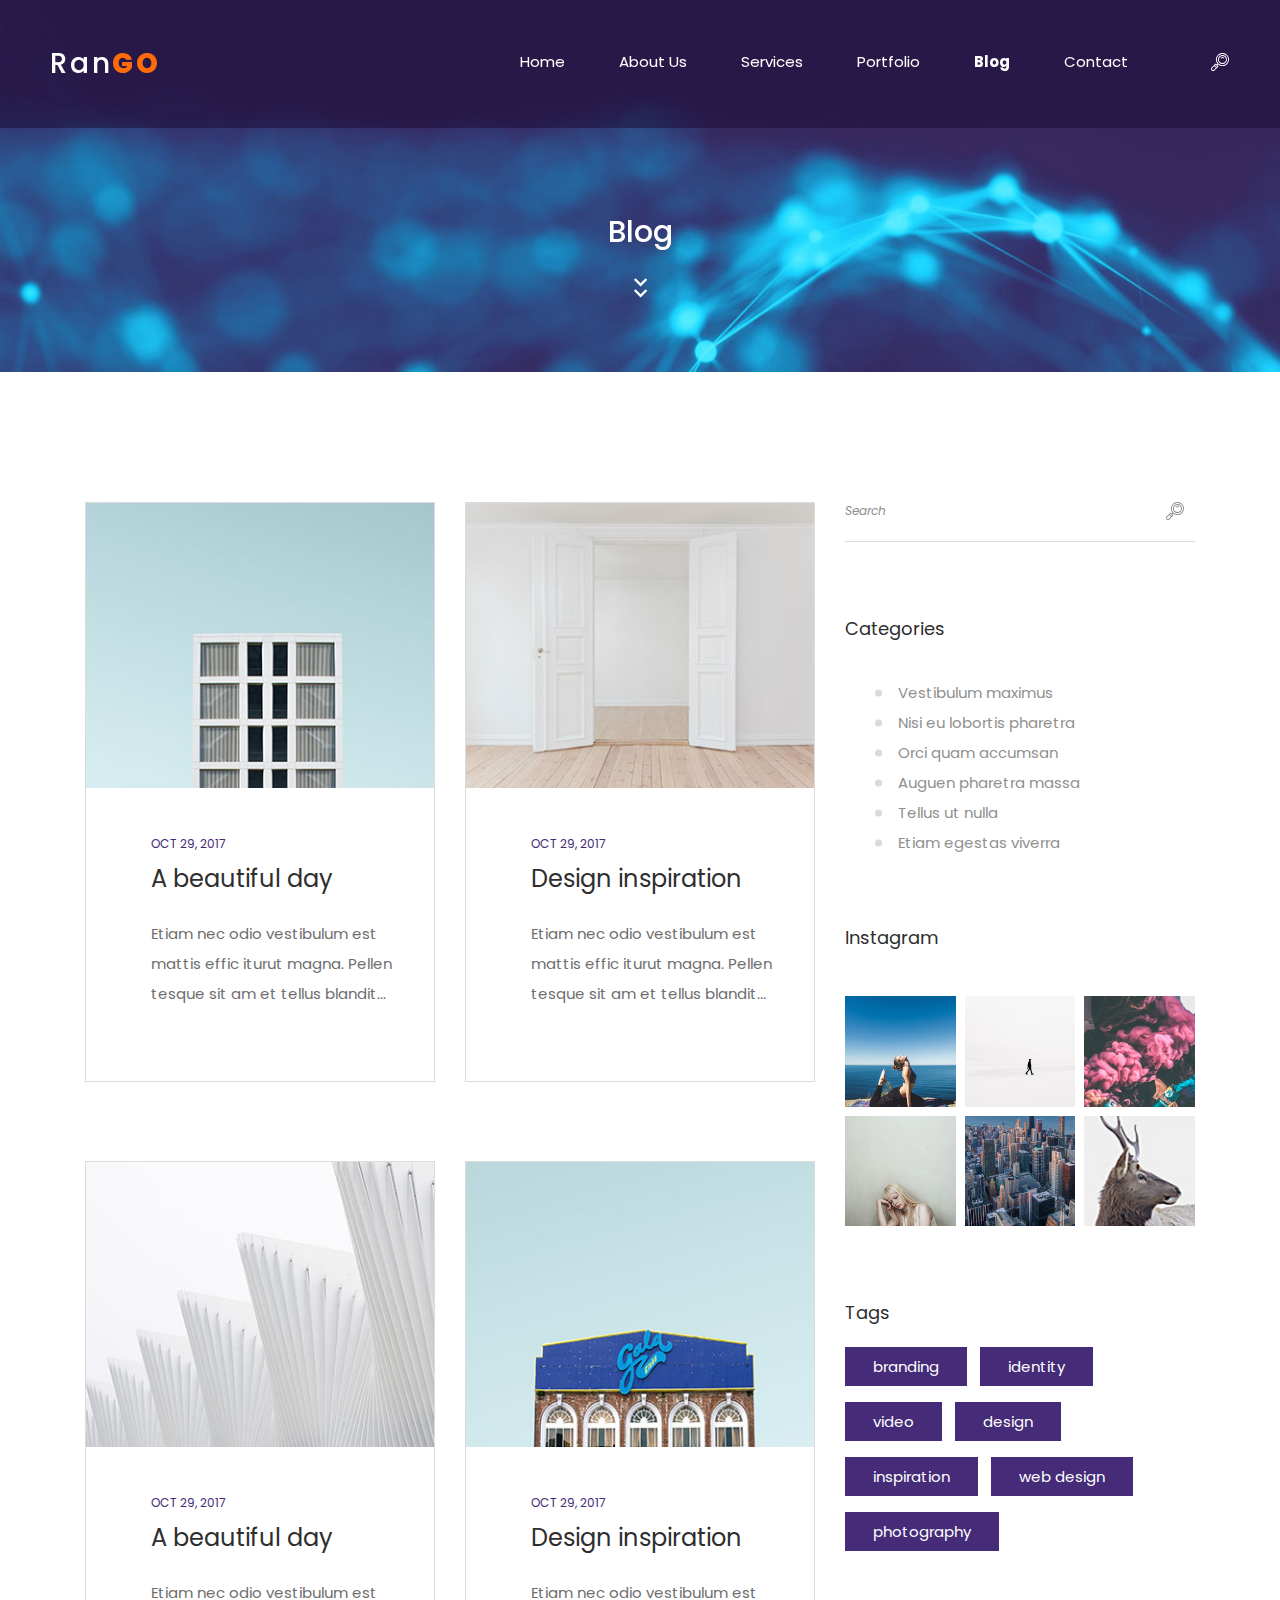
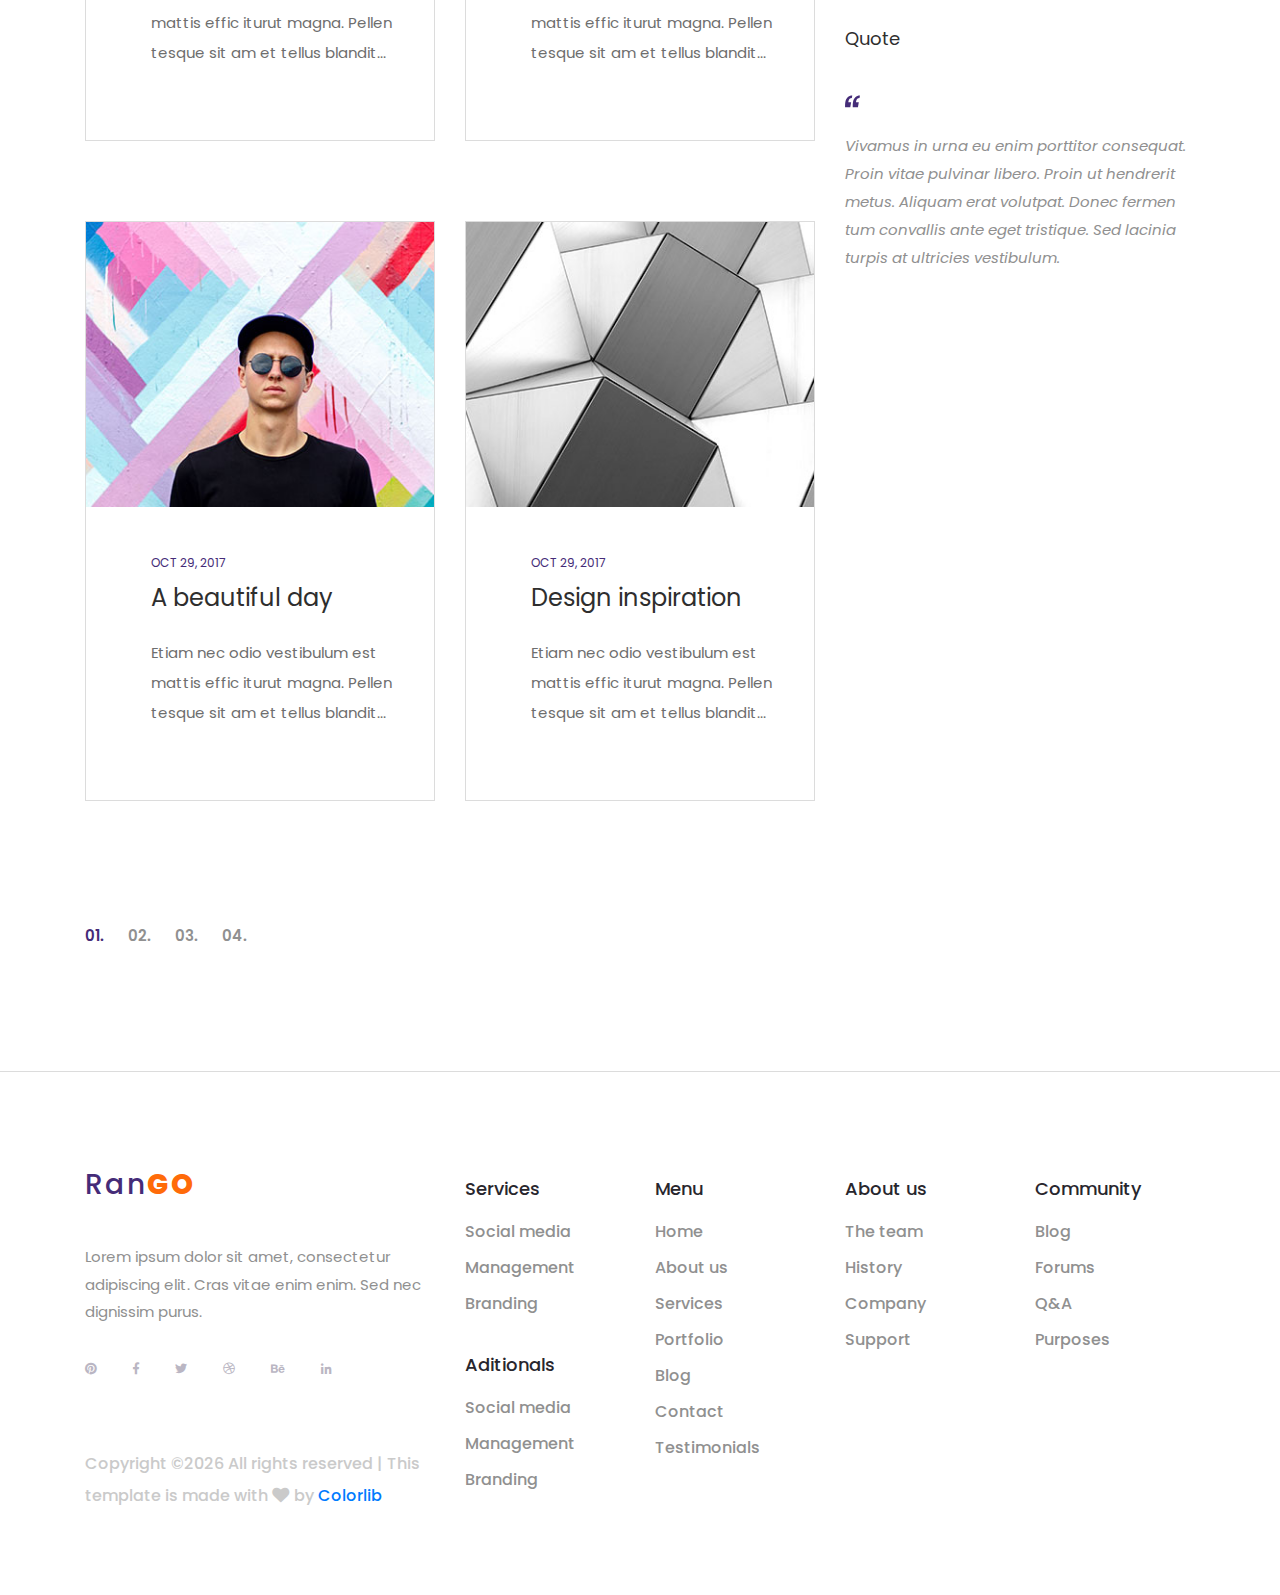
<file: blog.html>
<!DOCTYPE html>
<html lang="en">
<head>
<title>RanGO - Blog</title>
<meta charset="utf-8">
<meta http-equiv="X-UA-Compatible" content="IE=edge">
<meta name="description" content="RanGO Project">
<meta name="viewport" content="width=device-width, initial-scale=1">
<link rel="stylesheet" type="text/css" href="styles/bootstrap4/bootstrap.min.css">
<link href="plugins/fontawesome-free-5.0.1/css/fontawesome-all.css" rel="stylesheet" type="text/css">
<link href="plugins/colorbox/colorbox.css" rel="stylesheet" type="text/css">
<link rel="stylesheet" type="text/css" href="styles/blog_styles.css">
<link rel="stylesheet" type="text/css" href="styles/blog_responsive.css">
</head>

<body>

<div class="super_container">
	
	<!-- Header -->

	<header class="header d-flex flex-row justify-content-end align-items-center trans_200">
		
		<!-- Logo -->
		<div class="logo mr-auto">
			<a href="#">Ran<span>go</span></a>
		</div>

		<!-- Navigation -->
		<nav class="main_nav justify-self-end text-right">
			<ul>
				<li><a href="index.html">Home</a></li>
				<li><a href="about.html">About Us</a></li>
				<li><a href="services.html">Services</a></li>
				<li><a href="portfolio.html">Portfolio</a></li>
				<li class="active"><a href="#">Blog</a></li>
				<li><a href="contact.html">Contact</a></li>
			</ul>
			
			<!-- Search -->
			<div class="search">
				<div class="search_content d-flex flex-column align-items-center justify-content-center">
					<div class="search_button d-flex flex-column align-items-center justify-content-center">
						<svg version="1.1" id="Layer_1" xmlns="http://www.w3.org/2000/svg" xmlns:xlink="http://www.w3.org/1999/xlink" x="0px" y="0px"
							width="18px" height="18px" viewBox="0 0 100 100" enable-background="new 0 0 100 100" xml:space="preserve">
							<g>
								<g>
									<path class="search_path" fill="#FFFFFF" d="M89.354,10.609c-14.144-14.146-37.157-14.146-51.301,0c-6.852,6.853-10.625,15.964-10.625,25.655
										c0,8.829,3.132,17.174,8.87,23.771l-4.32,4.321l-4.402-4.403c-0.482-0.482-1.137-0.754-1.819-0.754s-1.337,0.271-1.819,0.754
										L3.31,80.584c-2.148,2.147-3.331,5.004-3.331,8.042s1.183,5.895,3.331,8.042C5.457,98.817,8.313,100,11.35,100
										c3.038,0,5.894-1.184,8.041-3.331l20.627-20.631c0.482-0.482,0.753-1.137,0.753-1.819s-0.271-1.337-0.753-1.819l-4.403-4.403
										l4.322-4.322c6.795,5.902,15.28,8.855,23.766,8.855c9.289,0,18.579-3.537,25.65-10.61c6.852-6.853,10.625-15.963,10.625-25.654
										C99.979,26.573,96.205,17.462,89.354,10.609z M15.753,93.029c-1.176,1.177-2.739,1.824-4.403,1.824
										c-1.663,0-3.227-0.648-4.403-1.824c-1.176-1.176-1.823-2.74-1.823-4.403s0.647-3.228,1.824-4.403L18.458,72.71l8.805,8.807
										L15.753,93.029z M30.902,77.878l-8.805-8.807l3.659-3.66l8.806,8.808L30.902,77.878z M85.715,58.28
										c-12.137,12.14-31.886,12.14-44.023,0c-5.88-5.881-9.118-13.699-9.118-22.016c0-8.316,3.238-16.135,9.118-22.016
										c6.069-6.069,14.041-9.104,22.012-9.104c7.972,0,15.943,3.035,22.013,9.104c5.88,5.881,9.117,13.699,9.117,22.016
										S91.596,52.399,85.715,58.28z"></path>
								</g>
							</g>
							<g>
								<g>
									<path class="search_path" fill="#FFFFFF" d="M81.47,18.495c-9.797-9.798-25.736-9.798-35.533,0c-9.796,9.798-9.796,25.741,0,35.539
										c4.898,4.898,11.333,7.349,17.766,7.349c6.435,0,12.868-2.45,17.767-7.349l0,0C91.266,44.235,91.266,28.293,81.47,18.495z
										 M77.831,50.395c-7.79,7.791-20.466,7.791-28.256,0c-7.79-7.792-7.79-20.469,0-28.261c3.896-3.896,9.011-5.843,14.128-5.843
										c5.116,0,10.233,1.948,14.128,5.843C85.621,29.925,85.621,42.603,77.831,50.395z"></path>
								</g>
							</g>
							<g>
								<g>
									<path class="search_path" fill="#FFFFFF" d="M73.283,26.683c-5.282-5.283-13.877-5.283-19.16,0c-1.004,1.005-1.004,2.634,0,3.639
										c1.005,1.005,2.634,1.005,3.639,0c3.276-3.276,8.607-3.276,11.884,0c0.502,0.503,1.16,0.754,1.818,0.754
										c0.659,0,1.317-0.251,1.819-0.754C74.288,29.317,74.288,27.688,73.283,26.683z"></path>
								</g>
							</g>
						</svg>
					</div>

					<form id="search_form" class="search_form bez_1">
						<input type="search" class="search_input bez_1">
					</form>

				</div>
			</div>
		</nav>

		<!-- Hamburger -->
		<div class="hamburger_container bez_1">
			<i class="fas fa-bars trans_200"></i>
		</div>
		
	</header>

	<!-- Menu -->

	<div class="menu_container">
		<div class="menu menu_mm text-right">
			<div class="menu_close"><i class="far fa-times-circle trans_200"></i></div>
			<ul class="menu_mm">
				<li class="menu_mm"><a href="index.html">Home</a></li>
				<li class="menu_mm"><a href="about.html">About Us</a></li>
				<li class="menu_mm"><a href="services.html">Services</a></li>
				<li class="menu_mm"><a href="portfolio.html">Portfolio</a></li>
				<li class="menu_mm active"><a href="blog.html">Blog</a></li>
				<li class="menu_mm"><a href="contact.html">Contact</a></li>
			</ul>
		</div>
	</div>

	<!-- Home -->

	<div class="home">
		<div class="home_background_container prlx_parent">
			<div class="home_background prlx" style="background-image:url(images/blog_background.jpg)"></div>
		</div>
		
		<div class="home_title">
			<h2>Blog</h2>
			<div class="next_section_scroll">
				<div class="next_section nav_links" data-scroll-to=".blog">
					<i class="fas fa-chevron-down trans_200"></i>
					<i class="fas fa-chevron-down trans_200"></i>
				</div>
			</div>
		</div>
	
	</div>

	<!-- Blog -->

	<div class="blog">
		
		<div class="container">
			<div class="row">
				
				<div class="col-lg-8">
					
					<div class="blog_container">
						<div class="post_container" data-masonry='{ "itemSelector": ".card", "gutter": 30 }'>
							
							<div class="card trans_200">
								<img class="card-img-top" src="images/blog_1.jpg" alt="https://unsplash.com/@heysupersimi">
								<div class="card-body">
									<div class="card-header">oct 29, 2017</div>
									<div class="card-title"><a href="blog_post.html">A beautiful day</a></div>
									<div class="card-text">
										Etiam nec odio vestibulum est mattis effic iturut magna. Pellen tesque sit am et tellus blandit...
									</div>
								</div>
							</div>

							<div class="card trans_200">
								<img class="card-img-top" src="images/blog_2.jpg" alt="https://unsplash.com/@philberndt">
								<div class="card-body">
									<div class="card-header">oct 29, 2017</div>
									<div class="card-title"><a href="blog_post.html">Design inspiration</a></div>
									<div class="card-text">
										Etiam nec odio vestibulum est mattis effic iturut magna. Pellen tesque sit am et tellus blandit...
									</div>
								</div>
							</div>

							<div class="card trans_200">
								<img class="card-img-top" src="images/blog_3.jpg" alt="https://unsplash.com/@lucabravo">
								<div class="card-body">
									<div class="card-header">oct 29, 2017</div>
									<div class="card-title"><a href="blog_post.html">A beautiful day</a></div>
									<div class="card-text">
										Etiam nec odio vestibulum est mattis effic iturut magna. Pellen tesque sit am et tellus blandit...
									</div>
								</div>
							</div>

							<div class="card trans_200">
								<img class="card-img-top" src="images/blog_4.jpg" alt="https://unsplash.com/@heysupersimi">
								<div class="card-body">
									<div class="card-header">oct 29, 2017</div>
									<div class="card-title"><a href="blog_post.html">Design inspiration</a></div>
									<div class="card-text">
										Etiam nec odio vestibulum est mattis effic iturut magna. Pellen tesque sit am et tellus blandit...
									</div>
								</div>
							</div>

							<div class="card trans_200">
								<img class="card-img-top" src="images/blog_5.jpg" alt="https://unsplash.com/@jcpeacock">
								<div class="card-body">
									<div class="card-header">oct 29, 2017</div>
									<div class="card-title"><a href="blog_post.html">A beautiful day</a></div>
									<div class="card-text">
										Etiam nec odio vestibulum est mattis effic iturut magna. Pellen tesque sit am et tellus blandit...
									</div>
								</div>
							</div>

							<div class="card trans_200">
								<img class="card-img-top" src="images/blog_6.jpg" alt="https://unsplash.com/@dmpop">
								<div class="card-body">
									<div class="card-header">oct 29, 2017</div>
									<div class="card-title"><a href="blog_post.html">Design inspiration</a></div>
									<div class="card-text">
										Etiam nec odio vestibulum est mattis effic iturut magna. Pellen tesque sit am et tellus blandit...
									</div>
								</div>
							</div>

						</div>
					</div>
						

					<div class="blog_pages">
						<ul>
							<li class="active"><a href="#">01.</a></li>
							<li><a href="#">02.</a></li>
							<li><a href="#">03.</a></li>
							<li><a href="#">04.</a></li>
						</ul>
					</div>

				</div>

				<div class="col-lg-4">
					
					<!-- Sidebar -->

					<div class="sidebar">
						
						<div class="sidebar_search_container">

							<!-- Sidebar Search -->
							<form id="sidebar_search_form" class="sidebar_search_form bez_1">
								<input id="sidebar_search_input" type="search" class="sidebar_search_input bez_1" placeholder="Search">
								<button id="sidebar_search_button" type="submit" class="sidebar_search_button trans_300" value="Submit">
									<svg version="1.1" id="Layer_1" xmlns="http://www.w3.org/2000/svg" xmlns:xlink="http://www.w3.org/1999/xlink" x="0px" y="0px"
										width="18px" height="18px" viewBox="0 0 100 100" enable-background="new 0 0 100 100" xml:space="preserve">
										<g>
											<g>
												<path class="search_path" fill="#909090" d="M89.354,10.609c-14.144-14.146-37.157-14.146-51.301,0c-6.852,6.853-10.625,15.964-10.625,25.655
													c0,8.829,3.132,17.174,8.87,23.771l-4.32,4.321l-4.402-4.403c-0.482-0.482-1.137-0.754-1.819-0.754s-1.337,0.271-1.819,0.754
													L3.31,80.584c-2.148,2.147-3.331,5.004-3.331,8.042s1.183,5.895,3.331,8.042C5.457,98.817,8.313,100,11.35,100
													c3.038,0,5.894-1.184,8.041-3.331l20.627-20.631c0.482-0.482,0.753-1.137,0.753-1.819s-0.271-1.337-0.753-1.819l-4.403-4.403
													l4.322-4.322c6.795,5.902,15.28,8.855,23.766,8.855c9.289,0,18.579-3.537,25.65-10.61c6.852-6.853,10.625-15.963,10.625-25.654
													C99.979,26.573,96.205,17.462,89.354,10.609z M15.753,93.029c-1.176,1.177-2.739,1.824-4.403,1.824
													c-1.663,0-3.227-0.648-4.403-1.824c-1.176-1.176-1.823-2.74-1.823-4.403s0.647-3.228,1.824-4.403L18.458,72.71l8.805,8.807
													L15.753,93.029z M30.902,77.878l-8.805-8.807l3.659-3.66l8.806,8.808L30.902,77.878z M85.715,58.28
													c-12.137,12.14-31.886,12.14-44.023,0c-5.88-5.881-9.118-13.699-9.118-22.016c0-8.316,3.238-16.135,9.118-22.016
													c6.069-6.069,14.041-9.104,22.012-9.104c7.972,0,15.943,3.035,22.013,9.104c5.88,5.881,9.117,13.699,9.117,22.016
													S91.596,52.399,85.715,58.28z"></path>
											</g>
										</g>
										<g>
											<g>
												<path class="search_path" fill="#909090" d="M81.47,18.495c-9.797-9.798-25.736-9.798-35.533,0c-9.796,9.798-9.796,25.741,0,35.539
													c4.898,4.898,11.333,7.349,17.766,7.349c6.435,0,12.868-2.45,17.767-7.349l0,0C91.266,44.235,91.266,28.293,81.47,18.495z
													 M77.831,50.395c-7.79,7.791-20.466,7.791-28.256,0c-7.79-7.792-7.79-20.469,0-28.261c3.896-3.896,9.011-5.843,14.128-5.843
													c5.116,0,10.233,1.948,14.128,5.843C85.621,29.925,85.621,42.603,77.831,50.395z"></path>
											</g>
										</g>
										<g>
											<g>
												<path class="search_path" fill="#909090" d="M73.283,26.683c-5.282-5.283-13.877-5.283-19.16,0c-1.004,1.005-1.004,2.634,0,3.639
													c1.005,1.005,2.634,1.005,3.639,0c3.276-3.276,8.607-3.276,11.884,0c0.502,0.503,1.16,0.754,1.818,0.754
													c0.659,0,1.317-0.251,1.819-0.754C74.288,29.317,74.288,27.688,73.283,26.683z"></path>
											</g>
										</g>
									</svg>
								</button>

							</form>

						</div>
						
						<!-- Sidebar Categories -->
						<div class="sidebar_section categories_section">
							
							<div class="sidebar_section_title">Categories</div>
							<div class="sidebar_categories">
								<ul>
									<li><a href="#">Vestibulum maximus</a></li>
									<li><a href="#">Nisi eu lobortis pharetra</a></li>
									<li><a href="#">Orci quam accumsan</a></li>
									<li><a href="#">Auguen pharetra massa</a></li>
									<li><a href="#">Tellus ut nulla</a></li>
									<li><a href="#">Etiam egestas viverra</a></li>
								</ul>
							</div>
						</div>
						
						<!-- Sidebar Gallery -->
						<div class="sidebar_section gallery_section">
							
							<div class="sidebar_section_title">Instagram</div>
							<div class="gallery_container">
								<ul class="gallery_items d-flex flex-row align-items-start justify-content-between flex-wrap">
									<li class="gallery_item">
										<a class="colorbox" href="https://images.unsplash.com/photo-1463704131914-97e5aaa0e339?auto=format&fit=crop&w=720&q=80">
											<img src="images/gallery_1.jpg" alt="https://unsplash.com/@matthewkane">
										</a>
									</li>
									<li class="gallery_item">
										<a class="colorbox" href="https://images.unsplash.com/photo-1487260211189-670c54da558d?auto=format&fit=crop&w=720&q=80">
											<img src="images/gallery_2.jpg" alt="https://unsplash.com/@emileseguin">
										</a>
									</li>
									<li class="gallery_item">
										<a class="colorbox" href="https://images.unsplash.com/photo-1499763874088-6f30adc715b6?auto=format&fit=crop&w=678&q=80">
											<img src="images/gallery_3.jpg" alt="https://unsplash.com/@naveenprajapat">
										</a>
									</li>
									<li class="gallery_item">
										<a class="colorbox" href="https://images.unsplash.com/photo-1507915600431-5292809c5ab7?auto=format&fit=crop&w=720&q=80">
											<img src="images/gallery_4.jpg" alt="https://unsplash.com/@saaout">
										</a>
									</li>
									<li class="gallery_item">
										<a class="colorbox" href="https://images.unsplash.com/photo-1477959858617-67f85cf4f1df?auto=format&fit=crop&w=720&q=80">
											<img src="images/gallery_5.jpg" alt="">
										</a>
									</li>
									<li class="gallery_item">
										<a class="colorbox" href="https://images.unsplash.com/photo-1493847242172-d46053a1f671?auto=format&fit=crop&w=720&q=80">
											<img src="images/gallery_6.jpg" alt="https://unsplash.com/@joeypilgrim">
										</a>
									</li>
								</ul>
							</div>
						</div>

						<!-- Sidebar Tags -->

						<div class="sidebar_section tags_section">

							<div class="sidebar_section_title">Tags</div>
							
							<div class="tags_container d-flex flex-row flex-wrap">
								<div class="tag_item"><a href="#">branding</a></div>
								<div class="tag_item"><a href="#">identity</a></div>
								<div class="tag_item"><a href="#">video</a></div>
								<div class="tag_item"><a href="#">design</a></div>
								<div class="tag_item"><a href="#">inspiration</a></div>
								<div class="tag_item"><a href="#">web design</a></div>
								<div class="tag_item"><a href="#">photography</a></div>
							</div>
						</div>

						<!-- Sidebar Quote -->

						<div class="sidebar_section quote_section">
							
							<div class="sidebar_section_title">Quote</div>
							<div class="quote_quote"><img src="images/quote.svg" alt=""></div>
							<p class="quote_text">Vivamus in urna eu enim porttitor consequat. Proin vitae pulvinar libero. Proin ut hendrerit metus. Aliquam erat volutpat. Donec fermen tum convallis ante eget tristique. Sed lacinia turpis at ultricies vestibulum.</p>
						</div>

					</div>
				</div>
			</div>
		</div>
		
	</div>

	<!-- Footer -->

	<footer class="footer">
		<div class="container">
			<div class="row">
				
				<div class="col-lg-4">

					<!-- Footer Intro -->
					<div class="footer_intro">

						<!-- Logo -->
						<div class="logo footer_logo">
							<a href="#">Ran<span>go</span></a>
						</div>

						<p>Lorem ipsum dolor sit amet, consectetur adipiscing elit. Cras vitae enim enim. Sed nec dignissim purus.</p>
						
						<!-- Social -->
						<div class="footer_social">
							<ul>
								<li><a href="#"><i class="fab fa-pinterest"></i></a></li>
								<li><a href="#"><i class="fab fa-facebook-f"></i></a></li>
								<li><a href="#"><i class="fab fa-twitter"></i></a></li>
								<li><a href="#"><i class="fab fa-dribbble"></i></a></li>
								<li><a href="#"><i class="fab fa-behance"></i></a></li>
								<li><a href="#"><i class="fab fa-linkedin-in"></i></a></li>
							</ul>
						</div>
						
						<!-- Copyright -->
						<div class="footer_cr"><!-- Link back to Colorlib can't be removed. Template is licensed under CC BY 3.0. -->
Copyright &copy;<script>document.write(new Date().getFullYear());</script> All rights reserved | This template is made with <i class="fa fa-heart" aria-hidden="true"></i> by <a href="https://colorlib.com" target="_blank">Colorlib</a>
<!-- Link back to Colorlib can't be removed. Template is licensed under CC BY 3.0. --></div>

					</div>

				</div>
				
				<!-- Footer Services -->
				<div class="col-lg-2">

					<div class="footer_col">
						<div class="footer_col_title">Services</div>
						<ul>
							<li><a href="#">Social media</a></li>
							<li><a href="#">Management</a></li>
							<li><a href="#">Branding</a></li>
						</ul>
					</div>
					
					<div class="footer_col">
						<div class="footer_col_title">Aditionals</div>
						<ul>
							<li><a href="#">Social media</a></li>
							<li><a href="#">Management</a></li>
							<li><a href="#">Branding</a></li>
						</ul>
					</div>

				</div>

				<!-- Footer Menu -->
				<div class="col-lg-2">

					<div class="footer_col">
						<div class="footer_col_title">Menu</div>
						<ul>
							<li><a href="index.html">Home</a></li>
							<li><a href="about.html">About us</a></li>
							<li><a href="services.html">Services</a></li>
							<li><a href="portfolio.html">Portfolio</a></li>
							<li><a href="blog.html">Blog</a></li>
							<li><a href="contact.html">Contact</a></li>
							<li><a href="#">Testimonials</a></li>
						</ul>
					</div>

				</div>

				<!-- Footer About -->
				<div class="col-lg-2">

					<div class="footer_col">
						<div class="footer_col_title">About us</div>
						<ul>
							<li><a href="#">The team</a></li>
							<li><a href="#">History</a></li>
							<li><a href="#">Company</a></li>
							<li><a href="#">Support</a></li>
						</ul>
					</div>

				</div>

				<!-- Footer Community -->
				<div class="col-lg-2">

					<div class="footer_col">
						<div class="footer_col_title">Community</div>
						<ul>
							<li><a href="#">Blog</a></li>
							<li><a href="#">Forums</a></li>
							<li><a href="#">Q&A</a></li>
							<li><a href="#">Purposes</a></li>
						</ul>
					</div>

				</div>

			</div>

			<div class="row">
				<div class="col">
					<!-- Copyright -->
					<div class="footer_cr_2">2017 All rights reserved</div>
				</div>
			</div>
		</div>
	</footer>

</div>

<script src="js/jquery-3.2.1.min.js"></script>
<script src="styles/bootstrap4/popper.js"></script>
<script src="styles/bootstrap4/bootstrap.min.js"></script>
<script src="plugins/greensock/TweenMax.min.js"></script>
<script src="plugins/greensock/TimelineMax.min.js"></script>
<script src="plugins/scrollmagic/ScrollMagic.min.js"></script>
<script src="plugins/greensock/animation.gsap.min.js"></script>
<script src="plugins/greensock/ScrollToPlugin.min.js"></script>
<script src="plugins/colorbox/jquery.colorbox-min.js"></script>
<script src="plugins/scrollTo/jquery.scrollTo.min.js"></script>
<script src="plugins/easing/easing.js"></script>
<script src="plugins/masonry/masonry.js"></script>
<script src="js/blog_custom.js"></script>
</body>

</html>
</file>
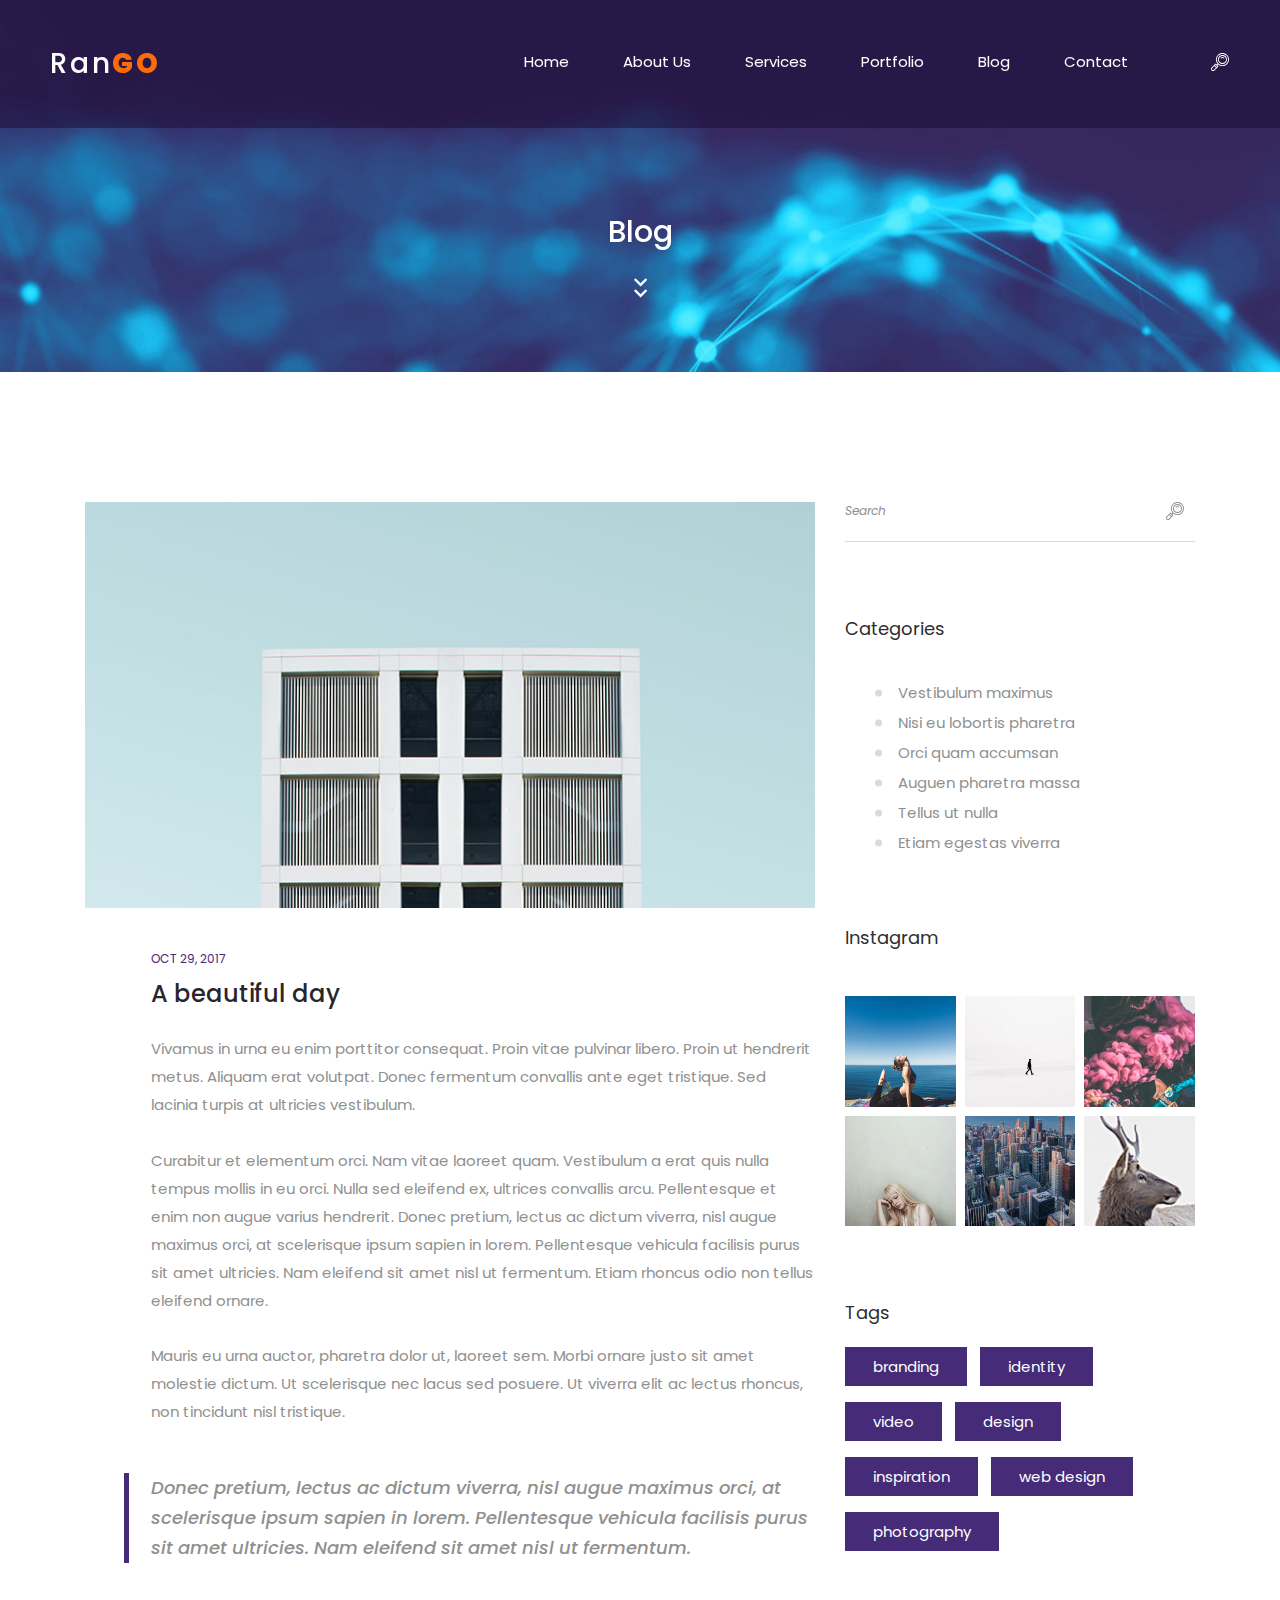
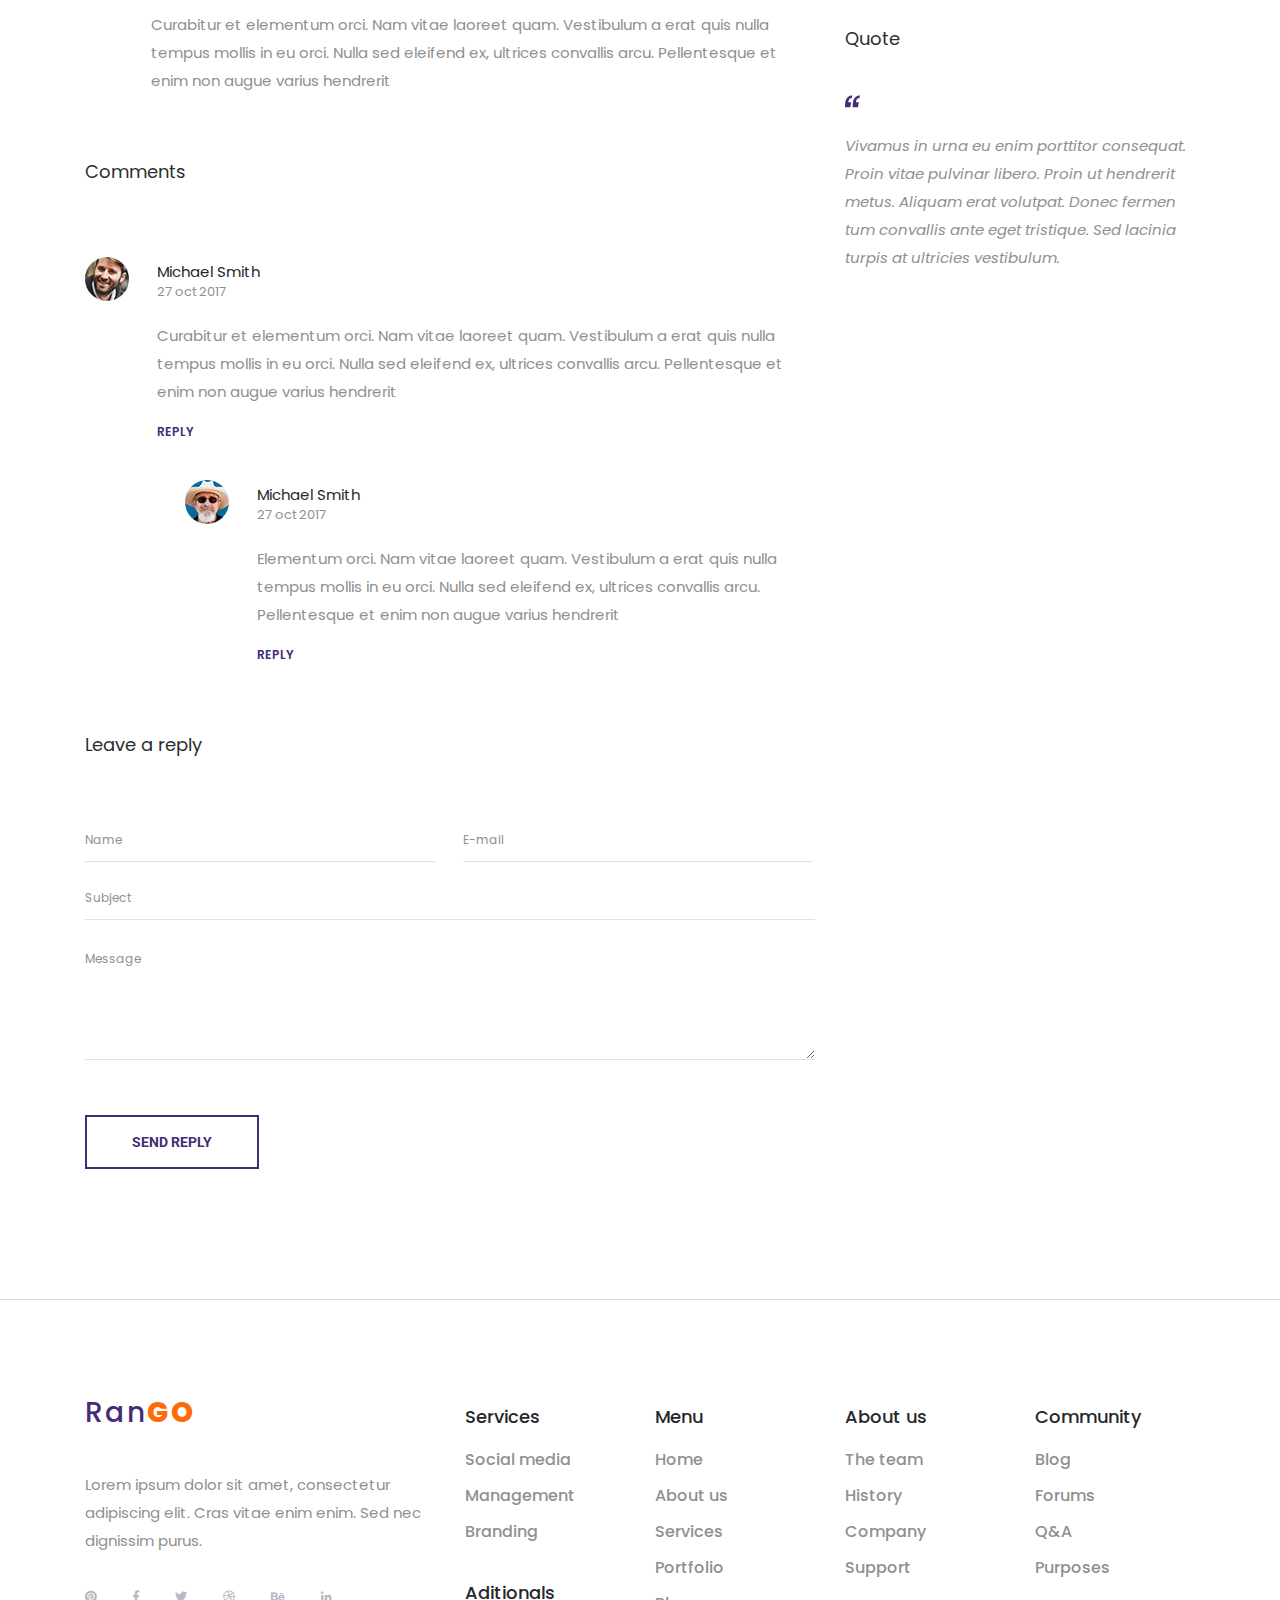
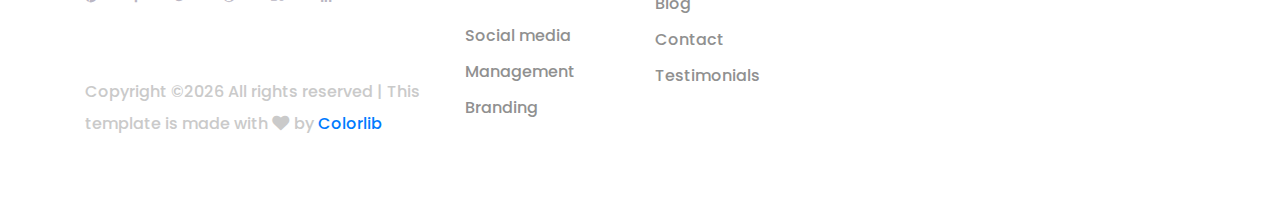
<file: blog_post.html>
<!DOCTYPE html>
<html lang="en">
<head>
<title>RanGO - Blog Post</title>
<meta charset="utf-8">
<meta http-equiv="X-UA-Compatible" content="IE=edge">
<meta name="description" content="RanGO Project">
<meta name="viewport" content="width=device-width, initial-scale=1">
<link rel="stylesheet" type="text/css" href="styles/bootstrap4/bootstrap.min.css">
<link href="plugins/fontawesome-free-5.0.1/css/fontawesome-all.css" rel="stylesheet" type="text/css">
<link href="plugins/colorbox/colorbox.css" rel="stylesheet" type="text/css">
<link rel="stylesheet" type="text/css" href="styles/blog_post_styles.css">
<link rel="stylesheet" type="text/css" href="styles/blog_post_responsive.css">
</head>

<body>

<div class="super_container">
	
	<!-- Header -->

	<header class="header d-flex flex-row justify-content-end align-items-center trans_200">
		
		<!-- Logo -->
		<div class="logo mr-auto">
			<a href="#">Ran<span>go</span></a>
		</div>

		<!-- Navigation -->
		<nav class="main_nav justify-self-end text-right">
			<ul>
				<li><a href="index.html">Home</a></li>
				<li><a href="about.html">About Us</a></li>
				<li><a href="services.html">Services</a></li>
				<li><a href="portfolio.html">Portfolio</a></li>
				<li><a href="blog.html">Blog</a></li>
				<li><a href="contact.html">Contact</a></li>
			</ul>
			
			<!-- Search -->
			<div class="search">
				<div class="search_content d-flex flex-column align-items-center justify-content-center">
					<div class="search_button d-flex flex-column align-items-center justify-content-center">
						<svg version="1.1" id="Layer_1" xmlns="http://www.w3.org/2000/svg" xmlns:xlink="http://www.w3.org/1999/xlink" x="0px" y="0px"
							width="18px" height="18px" viewBox="0 0 100 100" enable-background="new 0 0 100 100" xml:space="preserve">
							<g>
								<g>
									<path class="search_path" fill="#FFFFFF" d="M89.354,10.609c-14.144-14.146-37.157-14.146-51.301,0c-6.852,6.853-10.625,15.964-10.625,25.655
										c0,8.829,3.132,17.174,8.87,23.771l-4.32,4.321l-4.402-4.403c-0.482-0.482-1.137-0.754-1.819-0.754s-1.337,0.271-1.819,0.754
										L3.31,80.584c-2.148,2.147-3.331,5.004-3.331,8.042s1.183,5.895,3.331,8.042C5.457,98.817,8.313,100,11.35,100
										c3.038,0,5.894-1.184,8.041-3.331l20.627-20.631c0.482-0.482,0.753-1.137,0.753-1.819s-0.271-1.337-0.753-1.819l-4.403-4.403
										l4.322-4.322c6.795,5.902,15.28,8.855,23.766,8.855c9.289,0,18.579-3.537,25.65-10.61c6.852-6.853,10.625-15.963,10.625-25.654
										C99.979,26.573,96.205,17.462,89.354,10.609z M15.753,93.029c-1.176,1.177-2.739,1.824-4.403,1.824
										c-1.663,0-3.227-0.648-4.403-1.824c-1.176-1.176-1.823-2.74-1.823-4.403s0.647-3.228,1.824-4.403L18.458,72.71l8.805,8.807
										L15.753,93.029z M30.902,77.878l-8.805-8.807l3.659-3.66l8.806,8.808L30.902,77.878z M85.715,58.28
										c-12.137,12.14-31.886,12.14-44.023,0c-5.88-5.881-9.118-13.699-9.118-22.016c0-8.316,3.238-16.135,9.118-22.016
										c6.069-6.069,14.041-9.104,22.012-9.104c7.972,0,15.943,3.035,22.013,9.104c5.88,5.881,9.117,13.699,9.117,22.016
										S91.596,52.399,85.715,58.28z"></path>
								</g>
							</g>
							<g>
								<g>
									<path class="search_path" fill="#FFFFFF" d="M81.47,18.495c-9.797-9.798-25.736-9.798-35.533,0c-9.796,9.798-9.796,25.741,0,35.539
										c4.898,4.898,11.333,7.349,17.766,7.349c6.435,0,12.868-2.45,17.767-7.349l0,0C91.266,44.235,91.266,28.293,81.47,18.495z
										 M77.831,50.395c-7.79,7.791-20.466,7.791-28.256,0c-7.79-7.792-7.79-20.469,0-28.261c3.896-3.896,9.011-5.843,14.128-5.843
										c5.116,0,10.233,1.948,14.128,5.843C85.621,29.925,85.621,42.603,77.831,50.395z"></path>
								</g>
							</g>
							<g>
								<g>
									<path class="search_path" fill="#FFFFFF" d="M73.283,26.683c-5.282-5.283-13.877-5.283-19.16,0c-1.004,1.005-1.004,2.634,0,3.639
										c1.005,1.005,2.634,1.005,3.639,0c3.276-3.276,8.607-3.276,11.884,0c0.502,0.503,1.16,0.754,1.818,0.754
										c0.659,0,1.317-0.251,1.819-0.754C74.288,29.317,74.288,27.688,73.283,26.683z"></path>
								</g>
							</g>
						</svg>
					</div>

					<form id="search_form" class="search_form bez_1">
						<input type="search" class="search_input bez_1">
					</form>

				</div>
			</div>
		</nav>

		<!-- Hamburger -->
		<div class="hamburger_container bez_1">
			<i class="fas fa-bars trans_200"></i>
		</div>
		
	</header>

	<!-- Menu -->

	<div class="menu_container">
		<div class="menu menu_mm text-right">
			<div class="menu_close"><i class="far fa-times-circle trans_200"></i></div>
			<ul class="menu_mm">
				<li class="menu_mm"><a href="index.html">Home</a></li>
				<li class="menu_mm"><a href="about.html">About Us</a></li>
				<li class="menu_mm"><a href="services.html">Services</a></li>
				<li class="menu_mm"><a href="portfolio.html">Portfolio</a></li>
				<li class="menu_mm"><a href="blog.html">Blog</a></li>
				<li class="menu_mm"><a href="contact.html">Contact</a></li>
			</ul>
		</div>
	</div>

	<!-- Home -->

	<div class="home">
		<div class="home_background_container prlx_parent">
			<div class="home_background prlx" style="background-image:url(images/blog_background.jpg)"></div>
		</div>
		
		<div class="home_title">
			<h2>Blog</h2>
			<div class="next_section_scroll">
				<div class="next_section nav_links" data-scroll-to=".blog">
					<i class="fas fa-chevron-down trans_200"></i>
					<i class="fas fa-chevron-down trans_200"></i>
				</div>
			</div>
		</div>
	
	</div>

	<!-- Blog -->

	<div class="blog">
		
		<div class="container">
			<div class="row">
				
				<div class="col-lg-8">
					
					<!-- Blog Post -->

					<div class="blog_container">

						<!-- Image -->
						<div class="blog_post_image">
							<img src="images/blog_post.jpg" alt="https://unsplash.com/@heysupersimi">
						</div>

						<!-- Blog Post Body -->
						<div class="blog_post_body">
							<div class="blog_post_date">oct 29, 2017</div>
							<h2 class="blog_post_title">A beautiful day</h2>
							<p>Vivamus in urna eu enim porttitor consequat. Proin vitae pulvinar libero. Proin ut hendrerit metus. Aliquam erat volutpat. Donec fermentum convallis ante eget tristique. Sed lacinia turpis at ultricies vestibulum.</p>
							<p>Curabitur et elementum orci. Nam vitae laoreet quam. Vestibulum a erat quis nulla tempus mollis in eu orci. Nulla sed eleifend ex, ultrices convallis arcu. Pellentesque et enim non augue varius hendrerit. Donec pretium, lectus ac dictum viverra, nisl augue maximus orci, at scelerisque ipsum sapien in lorem. Pellentesque vehicula facilisis purus sit amet ultricies. Nam eleifend sit amet nisl ut fermentum. Etiam rhoncus odio non tellus eleifend ornare.</p>
							<p>Mauris eu urna auctor, pharetra dolor ut, laoreet sem. Morbi ornare justo sit amet molestie dictum. Ut scelerisque nec lacus sed posuere. Ut viverra elit ac lectus rhoncus, non tincidunt nisl tristique.</p>
							<div class="blog_post_highlight">
								Donec pretium, lectus ac dictum viverra, nisl augue maximus orci, at scelerisque ipsum sapien in lorem. Pellentesque vehicula facilisis purus sit amet ultricies. Nam eleifend sit amet nisl ut fermentum.
							</div>
							<p>Curabitur et elementum orci. Nam vitae laoreet quam. Vestibulum a erat quis nulla tempus mollis in eu orci. Nulla sed eleifend ex, ultrices convallis arcu. Pellentesque et enim non augue varius hendrerit</p>
						</div>

						<!-- Comments -->
						<div class="blog_post_comments">
							<div class="comments_title">Comments</div>
							<ul class="comments_container">

								<!-- Comment -->
								<li class="comment">
									<div class="comment_content clearfix">
										<div class="comment_image"><img src="images/comment_1.jpg" alt=""></div>
										<div class="comment_body">
											<div class="comment_name">Michael Smith</div>
											<div class="comment_date">27 oct 2017</div>
											<p class="comment_text">Curabitur et elementum orci. Nam vitae laoreet quam. Vestibulum a erat quis nulla tempus mollis in eu orci. Nulla sed eleifend ex, ultrices convallis arcu. Pellentesque et enim non augue varius hendrerit</p>
											<div class="comment_link">
												<a href="#">reply</a>
											</div>
										</div>
									</div>

									<ul class="children">
										<li class="comment">
											<div class="comment_content clearfix">
												<div class="comment_image"><img src="images/comment_2.jpg" alt=""></div>
												<div class="comment_body">
													<div class="comment_name">Michael Smith</div>
													<div class="comment_date">27 oct 2017</div>
													<p class="comment_text">Elementum orci. Nam vitae laoreet quam. Vestibulum a erat quis nulla tempus mollis in eu orci. Nulla sed eleifend ex, ultrices convallis arcu. Pellentesque et enim non augue varius hendrerit</p>
													<div class="comment_link">
														<a href="#">reply</a>
													</div>
												</div>
											</div>
										</li>
									</ul>
								</li>

							</ul>
						</div>

						<!-- Reply -->

						<div class="reply">
							
							<div class="reply_title">Leave a reply</div>
							<div class="reply_form_container">
								
								<!-- Reply Form -->

								<form id="reply_form" action="post">
									<div>
										<input id="reply_form_name" class="input_field reply_form_name" type="text" placeholder="Name" required="required" data-error="Name is required.">
										<input id="reply_form_email" class="input_field reply_form_email" type="email" placeholder="E-mail" required="required" data-error="Valid email is required.">
										<input id="reply_form_subject" class="input_field reply_form_subject" type="text" placeholder="Subject" required="required" data-error="Subject is required.">
										<textarea id="reply_form_message" class="text_field reply_form_message" name="message"  placeholder="Message" rows="4" required data-error="Please, write us a message."></textarea>
									</div>
									<div>
										<button id="reply_form_submit" type="submit" class="reply_submit_btn trans_300" value="Submit">
											send reply
										</button>
									</div>

								</form>

							</div>
						</div>
					</div>
					
				</div>

				<div class="col-lg-4">
					
					<!-- Sidebar -->

					<div class="sidebar">
						
						<div class="sidebar_search_container">

							<!-- Sidebar Search -->
							<form id="sidebar_search_form" class="sidebar_search_form bez_1">
								<input id="sidebar_search_input" type="search" class="sidebar_search_input bez_1" placeholder="Search">
								<button id="sidebar_search_button" type="submit" class="sidebar_search_button trans_300" value="Submit">
									<svg version="1.1" id="Layer_1" xmlns="http://www.w3.org/2000/svg" xmlns:xlink="http://www.w3.org/1999/xlink" x="0px" y="0px"
										width="18px" height="18px" viewBox="0 0 100 100" enable-background="new 0 0 100 100" xml:space="preserve">
										<g>
											<g>
												<path class="search_path" fill="#909090" d="M89.354,10.609c-14.144-14.146-37.157-14.146-51.301,0c-6.852,6.853-10.625,15.964-10.625,25.655
													c0,8.829,3.132,17.174,8.87,23.771l-4.32,4.321l-4.402-4.403c-0.482-0.482-1.137-0.754-1.819-0.754s-1.337,0.271-1.819,0.754
													L3.31,80.584c-2.148,2.147-3.331,5.004-3.331,8.042s1.183,5.895,3.331,8.042C5.457,98.817,8.313,100,11.35,100
													c3.038,0,5.894-1.184,8.041-3.331l20.627-20.631c0.482-0.482,0.753-1.137,0.753-1.819s-0.271-1.337-0.753-1.819l-4.403-4.403
													l4.322-4.322c6.795,5.902,15.28,8.855,23.766,8.855c9.289,0,18.579-3.537,25.65-10.61c6.852-6.853,10.625-15.963,10.625-25.654
													C99.979,26.573,96.205,17.462,89.354,10.609z M15.753,93.029c-1.176,1.177-2.739,1.824-4.403,1.824
													c-1.663,0-3.227-0.648-4.403-1.824c-1.176-1.176-1.823-2.74-1.823-4.403s0.647-3.228,1.824-4.403L18.458,72.71l8.805,8.807
													L15.753,93.029z M30.902,77.878l-8.805-8.807l3.659-3.66l8.806,8.808L30.902,77.878z M85.715,58.28
													c-12.137,12.14-31.886,12.14-44.023,0c-5.88-5.881-9.118-13.699-9.118-22.016c0-8.316,3.238-16.135,9.118-22.016
													c6.069-6.069,14.041-9.104,22.012-9.104c7.972,0,15.943,3.035,22.013,9.104c5.88,5.881,9.117,13.699,9.117,22.016
													S91.596,52.399,85.715,58.28z"></path>
											</g>
										</g>
										<g>
											<g>
												<path class="search_path" fill="#909090" d="M81.47,18.495c-9.797-9.798-25.736-9.798-35.533,0c-9.796,9.798-9.796,25.741,0,35.539
													c4.898,4.898,11.333,7.349,17.766,7.349c6.435,0,12.868-2.45,17.767-7.349l0,0C91.266,44.235,91.266,28.293,81.47,18.495z
													 M77.831,50.395c-7.79,7.791-20.466,7.791-28.256,0c-7.79-7.792-7.79-20.469,0-28.261c3.896-3.896,9.011-5.843,14.128-5.843
													c5.116,0,10.233,1.948,14.128,5.843C85.621,29.925,85.621,42.603,77.831,50.395z"></path>
											</g>
										</g>
										<g>
											<g>
												<path class="search_path" fill="#909090" d="M73.283,26.683c-5.282-5.283-13.877-5.283-19.16,0c-1.004,1.005-1.004,2.634,0,3.639
													c1.005,1.005,2.634,1.005,3.639,0c3.276-3.276,8.607-3.276,11.884,0c0.502,0.503,1.16,0.754,1.818,0.754
													c0.659,0,1.317-0.251,1.819-0.754C74.288,29.317,74.288,27.688,73.283,26.683z"></path>
											</g>
										</g>
									</svg>
								</button>

							</form>

						</div>
						
						<!-- Sidebar Categories -->
						<div class="sidebar_section categories_section">
							
							<div class="sidebar_section_title">Categories</div>
							<div class="sidebar_categories">
								<ul>
									<li><a href="#">Vestibulum maximus</a></li>
									<li class="active"><a href="#">Nisi eu lobortis pharetra</a></li>
									<li><a href="#">Orci quam accumsan</a></li>
									<li><a href="#">Auguen pharetra massa</a></li>
									<li><a href="#">Tellus ut nulla</a></li>
									<li><a href="#">Etiam egestas viverra</a></li>
								</ul>
							</div>
						</div>
						
						<!-- Sidebar Gallery -->
						<div class="sidebar_section gallery_section">
							
							<div class="sidebar_section_title">Instagram</div>
							<div class="gallery_container">
								<ul class="gallery_items d-flex flex-row align-items-start justify-content-between flex-wrap">
									<li class="gallery_item">
										<a class="colorbox" href="https://images.unsplash.com/photo-1463704131914-97e5aaa0e339?auto=format&fit=crop&w=720&q=80">
											<img src="images/gallery_1.jpg" alt="https://unsplash.com/@matthewkane">
										</a>
									</li>
									<li class="gallery_item">
										<a class="colorbox" href="https://images.unsplash.com/photo-1487260211189-670c54da558d?auto=format&fit=crop&w=720&q=80">
											<img src="images/gallery_2.jpg" alt="https://unsplash.com/@emileseguin">
										</a>
									</li>
									<li class="gallery_item">
										<a class="colorbox" href="https://images.unsplash.com/photo-1499763874088-6f30adc715b6?auto=format&fit=crop&w=678&q=80">
											<img src="images/gallery_3.jpg" alt="https://unsplash.com/@naveenprajapat">
										</a>
									</li>
									<li class="gallery_item">
										<a class="colorbox" href="https://images.unsplash.com/photo-1507915600431-5292809c5ab7?auto=format&fit=crop&w=720&q=80">
											<img src="images/gallery_4.jpg" alt="https://unsplash.com/@saaout">
										</a>
									</li>
									<li class="gallery_item">
										<a class="colorbox" href="https://images.unsplash.com/photo-1477959858617-67f85cf4f1df?auto=format&fit=crop&w=720&q=80">
											<img src="images/gallery_5.jpg" alt="">
										</a>
									</li>
									<li class="gallery_item">
										<a class="colorbox" href="https://images.unsplash.com/photo-1493847242172-d46053a1f671?auto=format&fit=crop&w=720&q=80">
											<img src="images/gallery_6.jpg" alt="https://unsplash.com/@joeypilgrim">
										</a>
									</li>
								</ul>
							</div>
						</div>

						<!-- Sidebar Tags -->

						<div class="sidebar_section tags_section">

							<div class="sidebar_section_title">Tags</div>
							
							<div class="tags_container d-flex flex-row flex-wrap">
								<div class="tag_item"><a href="#">branding</a></div>
								<div class="tag_item"><a href="#">identity</a></div>
								<div class="tag_item"><a href="#">video</a></div>
								<div class="tag_item"><a href="#">design</a></div>
								<div class="tag_item"><a href="#">inspiration</a></div>
								<div class="tag_item"><a href="#">web design</a></div>
								<div class="tag_item"><a href="#">photography</a></div>
							</div>
						</div>

						<!-- Sidebar Quote -->

						<div class="sidebar_section quote_section">
							
							<div class="sidebar_section_title">Quote</div>
							<div class="quote_quote"><img src="images/quote.svg" alt=""></div>
							<p class="quote_text">Vivamus in urna eu enim porttitor consequat. Proin vitae pulvinar libero. Proin ut hendrerit metus. Aliquam erat volutpat. Donec fermen tum convallis ante eget tristique. Sed lacinia turpis at ultricies vestibulum.</p>
						</div>

					</div>
				</div>
			</div>
		</div>
		
	</div>

	<!-- Footer -->

	<footer class="footer">
		<div class="container">
			<div class="row">
				
				<div class="col-lg-4">

					<!-- Footer Intro -->
					<div class="footer_intro">

						<!-- Logo -->
						<div class="logo footer_logo">
							<a href="#">Ran<span>go</span></a>
						</div>

						<p>Lorem ipsum dolor sit amet, consectetur adipiscing elit. Cras vitae enim enim. Sed nec dignissim purus.</p>
						
						<!-- Social -->
						<div class="footer_social">
							<ul>
								<li><a href="#"><i class="fab fa-pinterest"></i></a></li>
								<li><a href="#"><i class="fab fa-facebook-f"></i></a></li>
								<li><a href="#"><i class="fab fa-twitter"></i></a></li>
								<li><a href="#"><i class="fab fa-dribbble"></i></a></li>
								<li><a href="#"><i class="fab fa-behance"></i></a></li>
								<li><a href="#"><i class="fab fa-linkedin-in"></i></a></li>
							</ul>
						</div>
						
						<!-- Copyright -->
						<div class="footer_cr"><!-- Link back to Colorlib can't be removed. Template is licensed under CC BY 3.0. -->
Copyright &copy;<script>document.write(new Date().getFullYear());</script> All rights reserved | This template is made with <i class="fa fa-heart" aria-hidden="true"></i> by <a href="https://colorlib.com" target="_blank">Colorlib</a>
<!-- Link back to Colorlib can't be removed. Template is licensed under CC BY 3.0. --></div>

					</div>

				</div>
				
				<!-- Footer Services -->
				<div class="col-lg-2">

					<div class="footer_col">
						<div class="footer_col_title">Services</div>
						<ul>
							<li><a href="#">Social media</a></li>
							<li><a href="#">Management</a></li>
							<li><a href="#">Branding</a></li>
						</ul>
					</div>
					
					<div class="footer_col">
						<div class="footer_col_title">Aditionals</div>
						<ul>
							<li><a href="#">Social media</a></li>
							<li><a href="#">Management</a></li>
							<li><a href="#">Branding</a></li>
						</ul>
					</div>

				</div>

				<!-- Footer Menu -->
				<div class="col-lg-2">

					<div class="footer_col">
						<div class="footer_col_title">Menu</div>
						<ul>
							<li><a href="index.html">Home</a></li>
							<li><a href="about.html">About us</a></li>
							<li><a href="services.html">Services</a></li>
							<li><a href="portfolio.html">Portfolio</a></li>
							<li><a href="blog.html">Blog</a></li>
							<li><a href="contact.html">Contact</a></li>
							<li><a href="#">Testimonials</a></li>
						</ul>
					</div>

				</div>

				<!-- Footer About -->
				<div class="col-lg-2">

					<div class="footer_col">
						<div class="footer_col_title">About us</div>
						<ul>
							<li><a href="#">The team</a></li>
							<li><a href="#">History</a></li>
							<li><a href="#">Company</a></li>
							<li><a href="#">Support</a></li>
						</ul>
					</div>

				</div>

				<!-- Footer Community -->
				<div class="col-lg-2">

					<div class="footer_col">
						<div class="footer_col_title">Community</div>
						<ul>
							<li><a href="#">Blog</a></li>
							<li><a href="#">Forums</a></li>
							<li><a href="#">Q&A</a></li>
							<li><a href="#">Purposes</a></li>
						</ul>
					</div>

				</div>

			</div>

			<div class="row">
				<div class="col">
					<!-- Copyright -->
					<div class="footer_cr_2">2017 All rights reserved</div>
				</div>
			</div>
		</div>
	</footer>

</div>

<script src="js/jquery-3.2.1.min.js"></script>
<script src="styles/bootstrap4/popper.js"></script>
<script src="styles/bootstrap4/bootstrap.min.js"></script>
<script src="plugins/greensock/TweenMax.min.js"></script>
<script src="plugins/greensock/TimelineMax.min.js"></script>
<script src="plugins/scrollmagic/ScrollMagic.min.js"></script>
<script src="plugins/greensock/animation.gsap.min.js"></script>
<script src="plugins/greensock/ScrollToPlugin.min.js"></script>
<script src="plugins/colorbox/jquery.colorbox-min.js"></script>
<script src="plugins/scrollTo/jquery.scrollTo.min.js"></script>
<script src="plugins/easing/easing.js"></script>
<script src="js/blog_post_custom.js"></script>
</body>

</html>
</file>
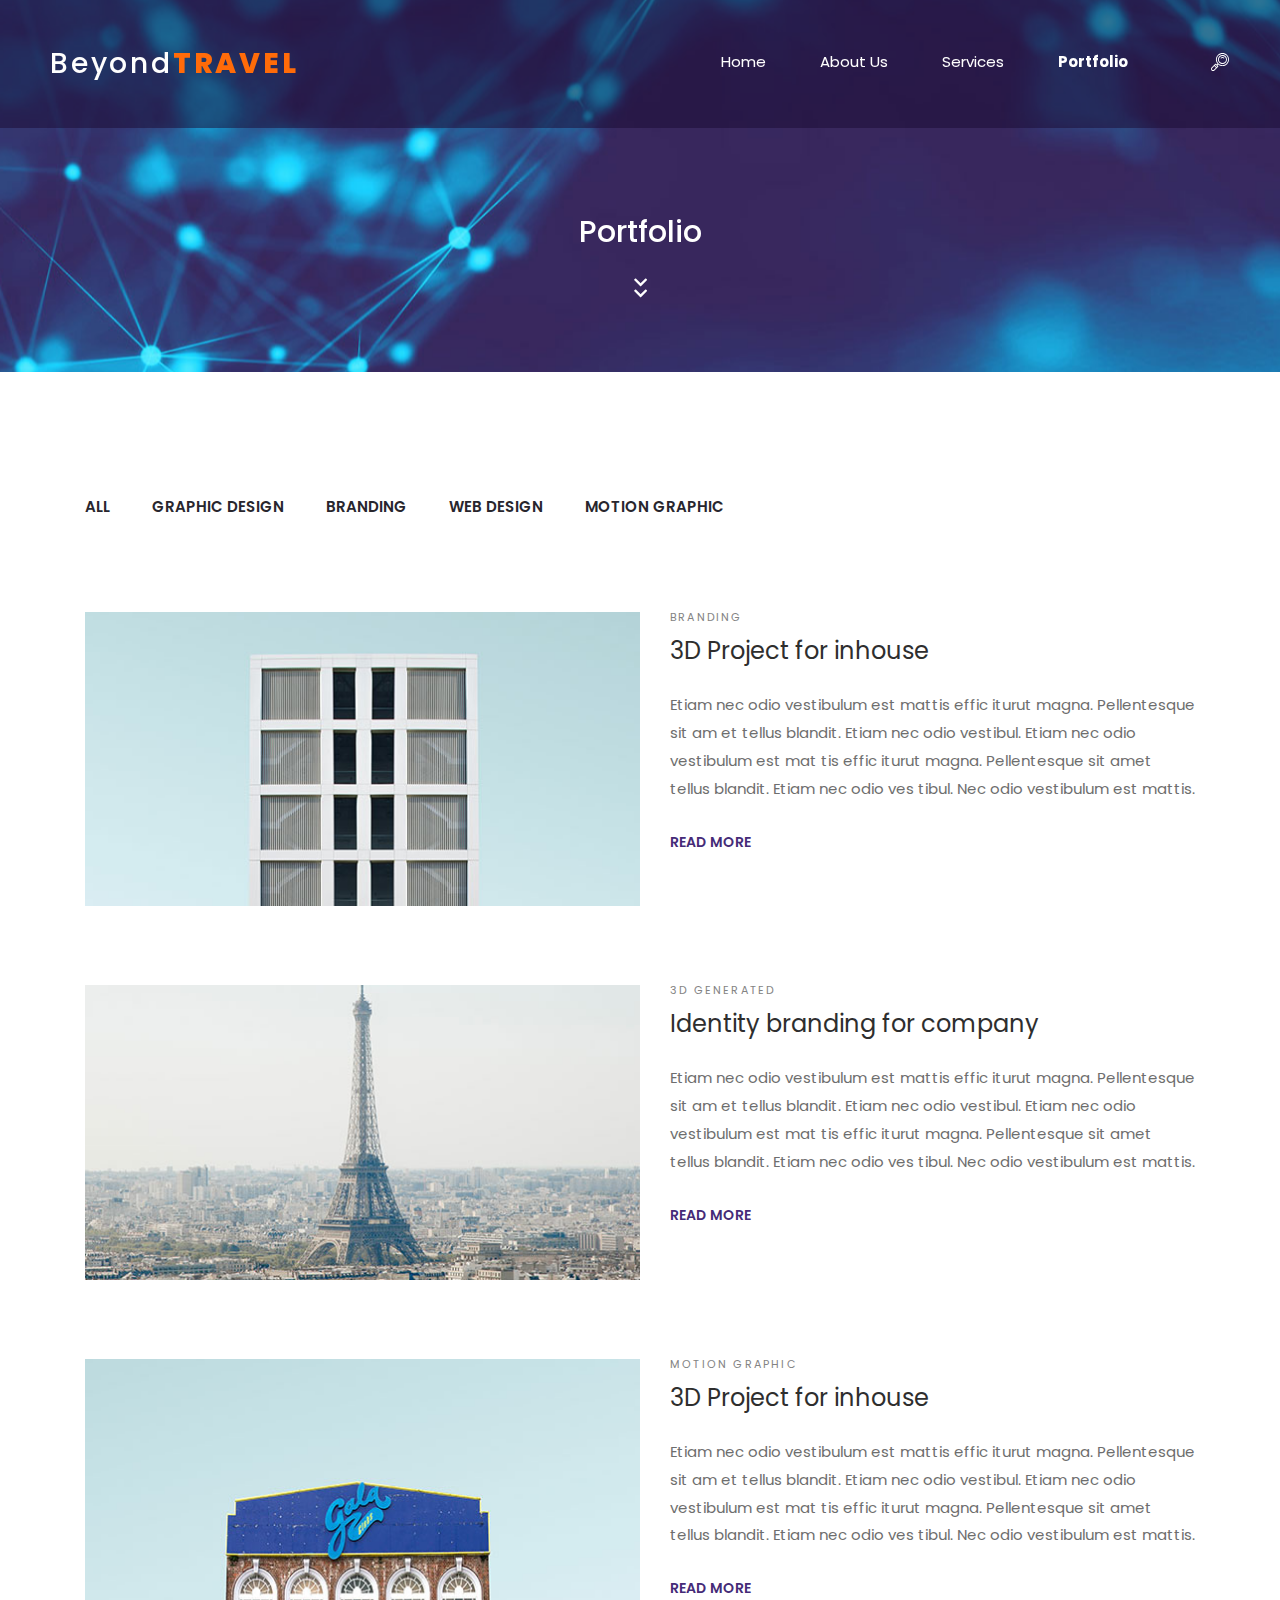
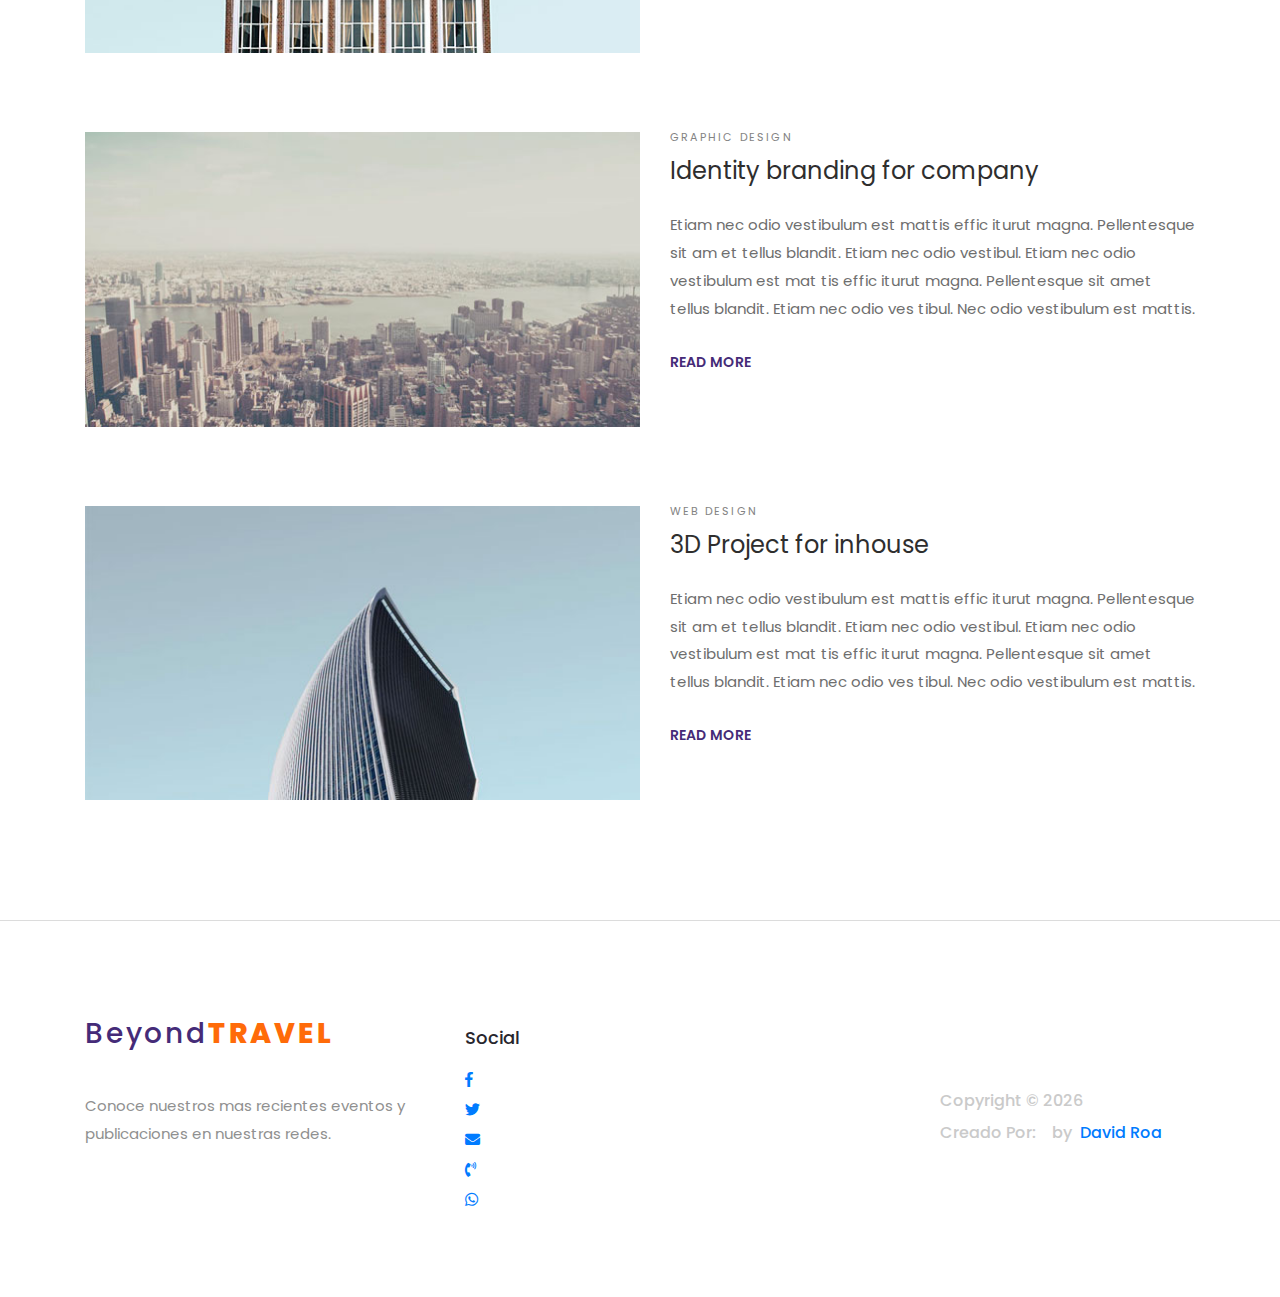
<file: portfolio.html>
<!DOCTYPE html>
<html lang="en">

<head>
	<title>RanGO - Portfolio</title>
	<meta charset="utf-8">
	<meta http-equiv="X-UA-Compatible" content="IE=edge">
	<meta name="description" content="RanGO Project">
	<meta name="viewport" content="width=device-width, initial-scale=1">
	<link rel="stylesheet" type="text/css" href="styles/bootstrap4/bootstrap.min.css">
	<link href="plugins/fontawesome-free-5.0.1/css/fontawesome-all.css" rel="stylesheet" type="text/css">
	<link rel="stylesheet" type="text/css" href="styles/portfolio_styles.css">
	<link rel="stylesheet" type="text/css" href="styles/portfolio_responsive.css">
</head>

<body>

	<div class="super_container">

		<!-- Header -->

		<header class="header d-flex flex-row justify-content-end align-items-center trans_200">

			<!-- Logo -->
			<div class="logo mr-auto">
				<a href="#">Beyond<span>Travel</span></a>
			</div>

			<!-- Navigation -->
			<nav class="main_nav justify-self-end text-right">
				<ul>
					<li><a href="index.html">Home</a></li>
					<li><a href="about.html">About Us</a></li>
					<li><a href="services.html">Services</a></li>
					<li class="active"><a href="#">Portfolio</a></li>
					<!--<li><a href="contact.html">Contact</a></li>-->
				</ul>

				<!-- Search -->
				<div class="search">
					<div class="search_content d-flex flex-column align-items-center justify-content-center">
						<div class="search_button d-flex flex-column align-items-center justify-content-center">
							<svg version="1.1" id="Layer_1" xmlns="http://www.w3.org/2000/svg"
								xmlns:xlink="http://www.w3.org/1999/xlink" x="0px" y="0px" width="18px" height="18px"
								viewBox="0 0 100 100" enable-background="new 0 0 100 100" xml:space="preserve">
								<g>
									<g>
										<path class="search_path" fill="#FFFFFF" d="M89.354,10.609c-14.144-14.146-37.157-14.146-51.301,0c-6.852,6.853-10.625,15.964-10.625,25.655
										c0,8.829,3.132,17.174,8.87,23.771l-4.32,4.321l-4.402-4.403c-0.482-0.482-1.137-0.754-1.819-0.754s-1.337,0.271-1.819,0.754
										L3.31,80.584c-2.148,2.147-3.331,5.004-3.331,8.042s1.183,5.895,3.331,8.042C5.457,98.817,8.313,100,11.35,100
										c3.038,0,5.894-1.184,8.041-3.331l20.627-20.631c0.482-0.482,0.753-1.137,0.753-1.819s-0.271-1.337-0.753-1.819l-4.403-4.403
										l4.322-4.322c6.795,5.902,15.28,8.855,23.766,8.855c9.289,0,18.579-3.537,25.65-10.61c6.852-6.853,10.625-15.963,10.625-25.654
										C99.979,26.573,96.205,17.462,89.354,10.609z M15.753,93.029c-1.176,1.177-2.739,1.824-4.403,1.824
										c-1.663,0-3.227-0.648-4.403-1.824c-1.176-1.176-1.823-2.74-1.823-4.403s0.647-3.228,1.824-4.403L18.458,72.71l8.805,8.807
										L15.753,93.029z M30.902,77.878l-8.805-8.807l3.659-3.66l8.806,8.808L30.902,77.878z M85.715,58.28
										c-12.137,12.14-31.886,12.14-44.023,0c-5.88-5.881-9.118-13.699-9.118-22.016c0-8.316,3.238-16.135,9.118-22.016
										c6.069-6.069,14.041-9.104,22.012-9.104c7.972,0,15.943,3.035,22.013,9.104c5.88,5.881,9.117,13.699,9.117,22.016
										S91.596,52.399,85.715,58.28z"></path>
									</g>
								</g>
								<g>
									<g>
										<path class="search_path" fill="#FFFFFF" d="M81.47,18.495c-9.797-9.798-25.736-9.798-35.533,0c-9.796,9.798-9.796,25.741,0,35.539
										c4.898,4.898,11.333,7.349,17.766,7.349c6.435,0,12.868-2.45,17.767-7.349l0,0C91.266,44.235,91.266,28.293,81.47,18.495z
										 M77.831,50.395c-7.79,7.791-20.466,7.791-28.256,0c-7.79-7.792-7.79-20.469,0-28.261c3.896-3.896,9.011-5.843,14.128-5.843
										c5.116,0,10.233,1.948,14.128,5.843C85.621,29.925,85.621,42.603,77.831,50.395z"></path>
									</g>
								</g>
								<g>
									<g>
										<path class="search_path" fill="#FFFFFF" d="M73.283,26.683c-5.282-5.283-13.877-5.283-19.16,0c-1.004,1.005-1.004,2.634,0,3.639
										c1.005,1.005,2.634,1.005,3.639,0c3.276-3.276,8.607-3.276,11.884,0c0.502,0.503,1.16,0.754,1.818,0.754
										c0.659,0,1.317-0.251,1.819-0.754C74.288,29.317,74.288,27.688,73.283,26.683z"></path>
									</g>
								</g>
							</svg>
						</div>

						<form id="search_form" class="search_form bez_1">
							<input type="search" class="search_input bez_1">
						</form>

					</div>
				</div>
			</nav>

			<!-- Hamburger -->
			<div class="hamburger_container bez_1">
				<i class="fas fa-bars trans_200"></i>
			</div>

		</header>

		<!-- Menu -->

		<div class="menu_container">
			<div class="menu menu_mm text-right">
				<div class="menu_close"><i class="far fa-times-circle trans_200"></i></div>
				<ul class="menu_mm">
					<li class="menu_mm"><a href="index.html">Home</a></li>
					<li class="menu_mm"><a href="about.html">About Us</a></li>
					<li class="menu_mm"><a href="services.html">Services</a></li>
					<li class="menu_mm active"><a href="portfolio.html">Portfolio</a></li>
					<li class="menu_mm"><a href="contact.html">Contact</a></li>
				</ul>
			</div>
		</div>

		<!-- Home -->

		<div class="home">
			<div class="home_background_container prlx_parent">
				<div class="home_background prlx" style="background-image:url(images/portfolio_background.jpg)"></div>
			</div>

			<div class="home_title">
				<h2>Portfolio</h2>
				<div class="next_section_scroll">
					<div class="next_section nav_links" data-scroll-to=".portfolio">
						<i class="fas fa-chevron-down trans_200"></i>
						<i class="fas fa-chevron-down trans_200"></i>
					</div>
				</div>
			</div>

		</div>

		<!-- Portfolio -->

		<div class="portfolio">

			<div class="container">
				<div class="row">

					<div class="col">
						<div class="portfolio_categories button-group filters-button-group">
							<ul>
								<li class="portfolio_category active is-checked" data-filter="*">all</li>
								<li class="portfolio_category" data-filter=".graphic_design">graphic design</li>
								<li class="portfolio_category" data-filter=".branding">branding</li>
								<li class="portfolio_category" data-filter=".web_design">web design</li>
								<li class="portfolio_category" data-filter=".motion_graphic">motion graphic</li>
							</ul>
						</div>
					</div>

				</div>

				<div class="row">
					<div class="col">

						<div class="portfolio_items product-grid">

							<!-- Portfolio Item -->
							<div class="card branding">
								<div class="card_image">
									<img class="card-img-top" src="images/portfolio_1.jpg"
										alt="image by https://unsplash.com/@heysupersimi">
								</div>

								<div class="card-body">
									<div class="card-header">branding</div>
									<div class="card-title">3D Project for inhouse</div>
									<div class="card-text">Etiam nec odio vestibulum est mattis effic iturut magna.
										Pellentesque sit am et tellus blandit. Etiam nec odio vestibul. Etiam nec odio
										vestibulum est mat tis effic iturut magna. Pellentesque sit amet tellus blandit.
										Etiam nec odio ves tibul. Nec odio vestibulum est mattis.</div>
									<div class="card-link"><a href="portfolio_item.html">read more</a></div>
								</div>
							</div>

							<!-- Portfolio Item -->
							<div class="card 3d_generated">
								<div class="card_image">
									<img class="card-img-top" src="images/portfolio_2.jpg"
										alt="image by https://unsplash.com/@anthonydelanoix">
								</div>

								<div class="card-body">
									<div class="card-header">3d generated</div>
									<div class="card-title">Identity branding for company</div>
									<div class="card-text">Etiam nec odio vestibulum est mattis effic iturut magna.
										Pellentesque sit am et tellus blandit. Etiam nec odio vestibul. Etiam nec odio
										vestibulum est mat tis effic iturut magna. Pellentesque sit amet tellus blandit.
										Etiam nec odio ves tibul. Nec odio vestibulum est mattis.</div>
									<div class="card-link"><a href="portfolio_item.html">read more</a></div>
								</div>
							</div>

							<!-- Portfolio Item -->
							<div class="card motion_graphic">
								<div class="card_image">
									<img class="card-img-top" src="images/portfolio_3.jpg"
										alt="image by https://unsplash.com/@heysupersimi">
								</div>

								<div class="card-body">
									<div class="card-header">motion graphic</div>
									<div class="card-title">3D Project for inhouse</div>
									<div class="card-text">Etiam nec odio vestibulum est mattis effic iturut magna.
										Pellentesque sit am et tellus blandit. Etiam nec odio vestibul. Etiam nec odio
										vestibulum est mat tis effic iturut magna. Pellentesque sit amet tellus blandit.
										Etiam nec odio ves tibul. Nec odio vestibulum est mattis.</div>
									<div class="card-link"><a href="portfolio_item.html">read more</a></div>
								</div>
							</div>

							<!-- Portfolio Item -->
							<div class="card graphic_design">
								<div class="card_image">
									<img class="card-img-top" src="images/portfolio_4.jpg"
										alt="image by https://unsplash.com/@anthonydelanoix">
								</div>

								<div class="card-body">
									<div class="card-header">graphic design</div>
									<div class="card-title">Identity branding for company</div>
									<div class="card-text">Etiam nec odio vestibulum est mattis effic iturut magna.
										Pellentesque sit am et tellus blandit. Etiam nec odio vestibul. Etiam nec odio
										vestibulum est mat tis effic iturut magna. Pellentesque sit amet tellus blandit.
										Etiam nec odio ves tibul. Nec odio vestibulum est mattis.</div>
									<div class="card-link"><a href="portfolio_item.html">read more</a></div>
								</div>
							</div>

							<!-- Portfolio Item -->
							<div class="card web_design">
								<div class="card_image">
									<img class="card-img-top" src="images/portfolio_5.jpg"
										alt="image by https://unsplash.com/@heysupersimi">
								</div>

								<div class="card-body">
									<div class="card-header">web design</div>
									<div class="card-title">3D Project for inhouse</div>
									<div class="card-text">Etiam nec odio vestibulum est mattis effic iturut magna.
										Pellentesque sit am et tellus blandit. Etiam nec odio vestibul. Etiam nec odio
										vestibulum est mat tis effic iturut magna. Pellentesque sit amet tellus blandit.
										Etiam nec odio ves tibul. Nec odio vestibulum est mattis.</div>
									<div class="card-link"><a href="portfolio_item.html">read more</a></div>
								</div>
							</div>

						</div>

					</div>
				</div>
			</div>
		</div>

		<!-- Footer -->

		<footer class="footer">
			<div class="container">
				<div class="row">

					<div class="col-lg-4">

						<!-- Footer Intro -->
						<div class="footer_intro">

							<!-- Logo -->
							<div class="logo footer_logo">
								<a href="#">Beyond<span>Travel</span></a>
							</div>

							<p>Conoce nuestros mas recientes eventos y publicaciones en nuestras redes.</p>

						</div>

					</div>

					<!-- Footer Services -->
					<div class="col-lg-5">
						<div class="social-container">
							<div class="footer_col_title">Social</div>
							<ul class="social-icons">
								<li><a href="#"><i class="fab fa-facebook-f"></i></a></li>
								<li><a href="#"><i class="fab fa-twitter"></i></a></li>
								<li><a href="#"><i class="fas fa-envelope"></i></a></li>
								<li><a href="#"><i class="fas fa-phone-volume"></i></a></li>
								<li><a href="#"><i class="fab fa-whatsapp"></i></a></li>
							</ul>
						</div>
					</div>

					<div class="col-lg-3">
						<!-- Copyright -->
						<div class="footer_cr">
							Copyright &copy;
							<script>document.write(new Date().getFullYear());</script>
							<div>
								Creado Por: &nbsp;<i class="fab fa-r-project" aria-hidden="true"></i> &nbsp;by&nbsp;
								<a href="https://www.linkedin.com/in/david-roa-934363110" target="_blank">David
									Roa</a>
							</div>
						</div>
					</div>

					<div class="row">
						<div class="col">
							<!-- Copyright -->
							<div class="footer_cr_2">
								<div>
									Creado Por: &nbsp;<i class="fab fa-r-project" aria-hidden="true"></i> &nbsp;by&nbsp;
									<a href="https://www.linkedin.com/in/david-roa-934363110" target="_blank">David
										Roa</a>
								</div>
							</div>
						</div>
					</div>
				</div>
		</footer>

	</div>

	<script src="js/jquery-3.2.1.min.js"></script>
	<script src="styles/bootstrap4/popper.js"></script>
	<script src="styles/bootstrap4/bootstrap.min.js"></script>
	<script src="plugins/greensock/TweenMax.min.js"></script>
	<script src="plugins/greensock/TimelineMax.min.js"></script>
	<script src="plugins/scrollmagic/ScrollMagic.min.js"></script>
	<script src="plugins/greensock/animation.gsap.min.js"></script>
	<script src="plugins/greensock/ScrollToPlugin.min.js"></script>
	<script src="plugins/Isotope/isotope.pkgd.min.js"></script>
	<script src="plugins/scrollTo/jquery.scrollTo.min.js"></script>
	<script src="plugins/easing/easing.js"></script>
	<script src="js/portfolio_custom.js"></script>
</body>

</html>
</file>
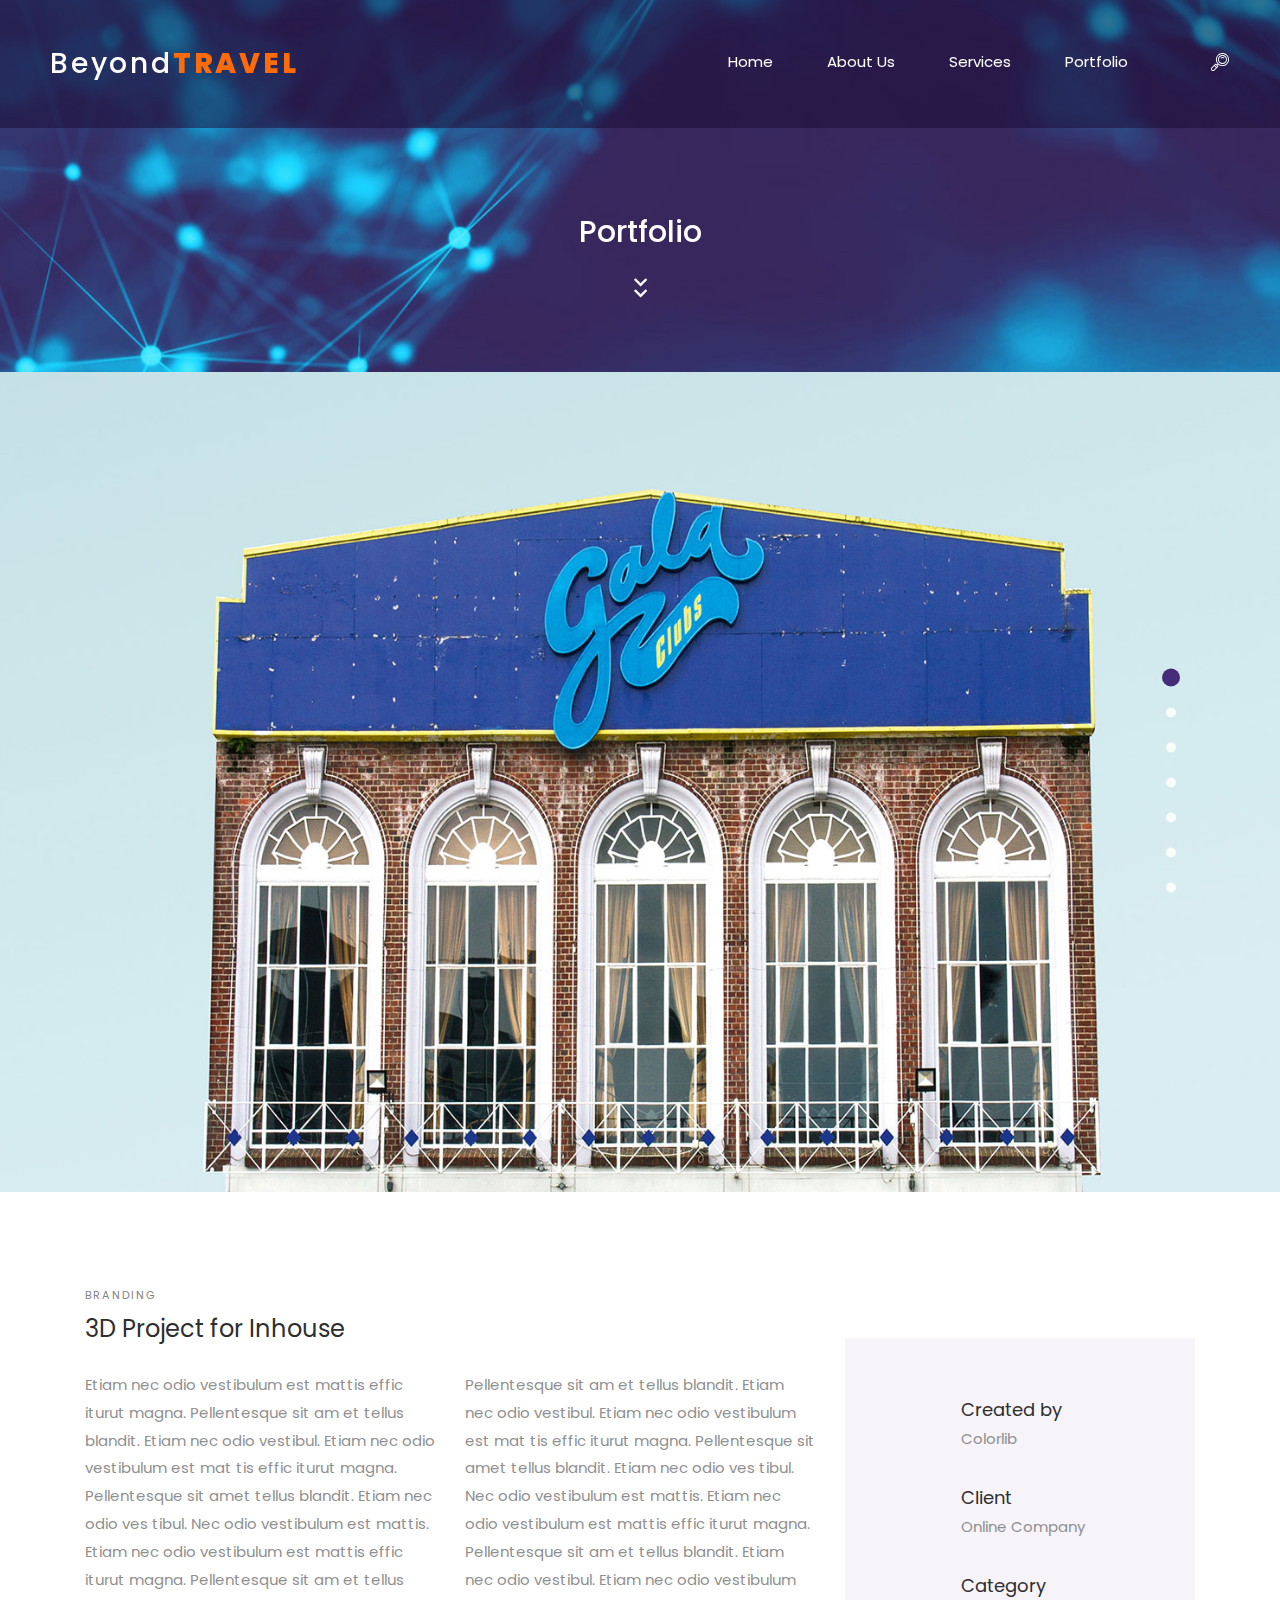
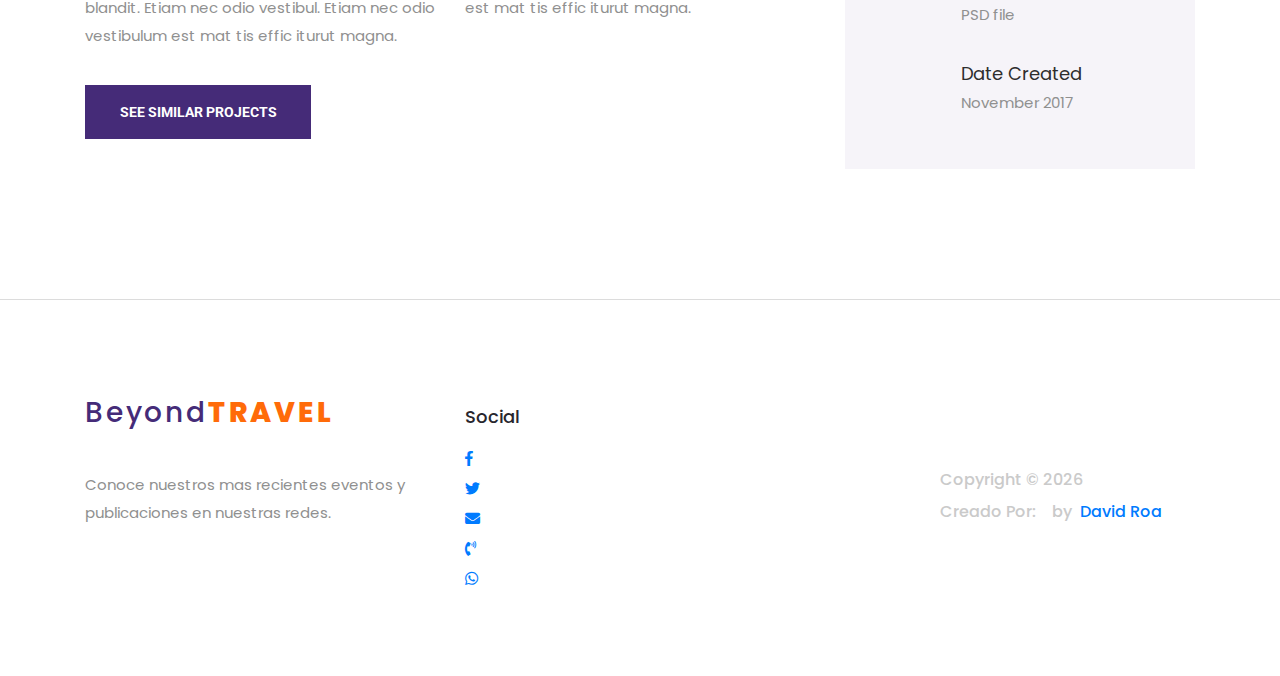
<file: portfolio_item.html>
<!DOCTYPE html>
<html lang="en">
<head>
<title>RanGO - Portfolio Item</title>
<meta charset="utf-8">
<meta http-equiv="X-UA-Compatible" content="IE=edge">
<meta name="description" content="RanGO Project">
<meta name="viewport" content="width=device-width, initial-scale=1">
<link rel="stylesheet" type="text/css" href="styles/bootstrap4/bootstrap.min.css">
<link href="plugins/fontawesome-free-5.0.1/css/fontawesome-all.css" rel="stylesheet" type="text/css">
<link rel="stylesheet" type="text/css" href="plugins/OwlCarousel2-2.2.1/owl.carousel.css">
<link rel="stylesheet" type="text/css" href="plugins/OwlCarousel2-2.2.1/owl.theme.default.css">
<link rel="stylesheet" type="text/css" href="plugins/OwlCarousel2-2.2.1/animate.css">
<link rel="stylesheet" type="text/css" href="plugins/slick-1.8.0/slick.css">
<link rel="stylesheet" type="text/css" href="styles/portfolio_item_styles.css">
<link rel="stylesheet" type="text/css" href="styles/portfolio_item_responsive.css">
</head>

<body>

<div class="super_container">
	
	<!-- Header -->

	<header class="header d-flex flex-row justify-content-end align-items-center trans_200">
		
		<!-- Logo -->
		<div class="logo mr-auto">
				<a href="#">Beyond<span>Travel</span></a>
			</div>

		<!-- Navigation -->
		<nav class="main_nav justify-self-end text-right">
			<ul>
				<li><a href="index.html">Home</a></li>
				<li><a href="about.html">About Us</a></li>
				<li><a href="services.html">Services</a></li>
				<li><a href="portfolio.html">Portfolio</a></li>
				<!--<li><a href="contact.html">Contact</a></li>-->
			</ul>
			
			<!-- Search -->
			<div class="search">
				<div class="search_content d-flex flex-column align-items-center justify-content-center">
					<div class="search_button d-flex flex-column align-items-center justify-content-center">
						<svg version="1.1" id="Layer_1" xmlns="http://www.w3.org/2000/svg" xmlns:xlink="http://www.w3.org/1999/xlink" x="0px" y="0px"
							width="18px" height="18px" viewBox="0 0 100 100" enable-background="new 0 0 100 100" xml:space="preserve">
							<g>
								<g>
									<path class="search_path" fill="#FFFFFF" d="M89.354,10.609c-14.144-14.146-37.157-14.146-51.301,0c-6.852,6.853-10.625,15.964-10.625,25.655
										c0,8.829,3.132,17.174,8.87,23.771l-4.32,4.321l-4.402-4.403c-0.482-0.482-1.137-0.754-1.819-0.754s-1.337,0.271-1.819,0.754
										L3.31,80.584c-2.148,2.147-3.331,5.004-3.331,8.042s1.183,5.895,3.331,8.042C5.457,98.817,8.313,100,11.35,100
										c3.038,0,5.894-1.184,8.041-3.331l20.627-20.631c0.482-0.482,0.753-1.137,0.753-1.819s-0.271-1.337-0.753-1.819l-4.403-4.403
										l4.322-4.322c6.795,5.902,15.28,8.855,23.766,8.855c9.289,0,18.579-3.537,25.65-10.61c6.852-6.853,10.625-15.963,10.625-25.654
										C99.979,26.573,96.205,17.462,89.354,10.609z M15.753,93.029c-1.176,1.177-2.739,1.824-4.403,1.824
										c-1.663,0-3.227-0.648-4.403-1.824c-1.176-1.176-1.823-2.74-1.823-4.403s0.647-3.228,1.824-4.403L18.458,72.71l8.805,8.807
										L15.753,93.029z M30.902,77.878l-8.805-8.807l3.659-3.66l8.806,8.808L30.902,77.878z M85.715,58.28
										c-12.137,12.14-31.886,12.14-44.023,0c-5.88-5.881-9.118-13.699-9.118-22.016c0-8.316,3.238-16.135,9.118-22.016
										c6.069-6.069,14.041-9.104,22.012-9.104c7.972,0,15.943,3.035,22.013,9.104c5.88,5.881,9.117,13.699,9.117,22.016
										S91.596,52.399,85.715,58.28z"></path>
								</g>
							</g>
							<g>
								<g>
									<path class="search_path" fill="#FFFFFF" d="M81.47,18.495c-9.797-9.798-25.736-9.798-35.533,0c-9.796,9.798-9.796,25.741,0,35.539
										c4.898,4.898,11.333,7.349,17.766,7.349c6.435,0,12.868-2.45,17.767-7.349l0,0C91.266,44.235,91.266,28.293,81.47,18.495z
										 M77.831,50.395c-7.79,7.791-20.466,7.791-28.256,0c-7.79-7.792-7.79-20.469,0-28.261c3.896-3.896,9.011-5.843,14.128-5.843
										c5.116,0,10.233,1.948,14.128,5.843C85.621,29.925,85.621,42.603,77.831,50.395z"></path>
								</g>
							</g>
							<g>
								<g>
									<path class="search_path" fill="#FFFFFF" d="M73.283,26.683c-5.282-5.283-13.877-5.283-19.16,0c-1.004,1.005-1.004,2.634,0,3.639
										c1.005,1.005,2.634,1.005,3.639,0c3.276-3.276,8.607-3.276,11.884,0c0.502,0.503,1.16,0.754,1.818,0.754
										c0.659,0,1.317-0.251,1.819-0.754C74.288,29.317,74.288,27.688,73.283,26.683z"></path>
								</g>
							</g>
						</svg>
					</div>

					<form id="search_form" class="search_form bez_1">
						<input type="search" class="search_input bez_1">
					</form>

				</div>
			</div>
		</nav>

		<!-- Hamburger -->
		<div class="hamburger_container bez_1">
			<i class="fas fa-bars trans_200"></i>
		</div>
		
	</header>

	<!-- Menu -->

	<div class="menu_container">
		<div class="menu menu_mm text-right">
			<div class="menu_close"><i class="far fa-times-circle trans_200"></i></div>
			<ul class="menu_mm">
				<li class="menu_mm"><a href="index.html">Home</a></li>
				<li class="menu_mm"><a href="about.html">About Us</a></li>
				<li class="menu_mm"><a href="services.html">Services</a></li>
				<li class="menu_mm"><a href="portfolio.html">Portfolio</a></li>
				<li class="menu_mm"><a href="contact.html">Contact</a></li>
			</ul>
		</div>
	</div>

	<!-- Home -->

	<div class="home">
		<div class="home_background_container prlx_parent">
			<div class="home_background prlx" style="background-image:url(images/portfolio_background.jpg)"></div>
		</div>
		
		<div class="home_title">
			<h2>Portfolio</h2>
			<div class="next_section_scroll">
				<div class="next_section nav_links" data-scroll-to=".portfolio">
					<i class="fas fa-chevron-down trans_200"></i>
					<i class="fas fa-chevron-down trans_200"></i>
				</div>
			</div>
		</div>
	
	</div>

	<!-- Portfolio -->

	<div class="portfolio">
		
		<div class="portfolio_slider_container">

			<!-- Portfolio Slider -->
			<div class="portfolio_slider">
				
				<!-- Slider Item -->
				<div class="slider_item">
					<!-- image by https://unsplash.com/@heysupersimi -->
					<div class="slider_item_background" style="background-image: url(images/portfolio_slider.jpg)"></div>
				</div>

				<!-- Slider Item -->
				<div class="slider_item">
					<!-- image by https://unsplash.com/@heysupersimi -->
					<div class="slider_item_background" style="background-image: url(images/portfolio_slider.jpg)"></div>
				</div>

				<!-- Slider Item -->
				<div class="slider_item">
					<!-- image by https://unsplash.com/@heysupersimi -->
					<div class="slider_item_background" style="background-image: url(images/portfolio_slider.jpg)"></div>
				</div>

				<!-- Slider Item -->
				<div class="slider_item">
					<div class="slider_item_background" style="background-image: url(images/portfolio_slider.jpg)"></div>
				</div>

				<!-- Slider Item -->
				<div class="slider_item">
					<!-- image by https://unsplash.com/@heysupersimi -->
					<div class="slider_item_background" style="background-image: url(images/portfolio_slider.jpg)"></div>
				</div>

				<!-- Slider Item -->
				<div class="slider_item">
					<!-- image by https://unsplash.com/@heysupersimi -->
					<div class="slider_item_background" style="background-image: url(images/portfolio_slider.jpg)"></div>
				</div>

				<!-- Slider Item -->
				<div class="slider_item">
					<!-- image by https://unsplash.com/@heysupersimi -->
					<div class="slider_item_background" style="background-image: url(images/portfolio_slider.jpg)"></div>
				</div>

			</div>
		</div>

		<div class="portfolio_content">
			
			<div class="container">
				<div class="row">
					
					<div class="col-lg-4 portfolio_title_container">
						<div class="portfolio_category">branding</div>
						<h2 class="portfolio_title">3D Project for Inhouse</h2>
					</div>

				</div>

				<div class="row">

					<div class="col-lg-4 order-lg-1 order-2">
						<p class="portfolio_text">Etiam nec odio vestibulum est mattis effic iturut magna. Pellentesque sit am et tellus blandit. Etiam nec odio vestibul. Etiam nec odio vestibulum est mat tis effic iturut magna. Pellentesque sit amet tellus blandit. Etiam nec odio ves tibul.  Nec odio vestibulum est mattis. Etiam nec odio vestibulum est mattis effic iturut magna. Pellentesque sit am et tellus blandit. Etiam nec odio vestibul. Etiam nec odio vestibulum est mat tis effic iturut magna. </p>
						<div class="portfolio_button portfolio_button_1 trans_200">
							<a class="trans_200" href="#">see similar projects</a>
						</div>
					</div>

					<div class="col-lg-4 order-lg-2 order-3">
						<p class="portfolio_text">Pellentesque sit am et tellus blandit. Etiam nec odio vestibul. Etiam nec odio vestibulum est mat tis effic iturut magna. Pellentesque sit amet tellus blandit. Etiam nec odio ves tibul.  Nec odio vestibulum est mattis. Etiam nec odio vestibulum est mattis effic iturut magna. Pellentesque sit am et tellus blandit. Etiam nec odio vestibul. Etiam nec odio vestibulum est mat tis effic iturut magna. </p>
						<div class="portfolio_button portfolio_button_2 trans_200">
							<a class="trans_200" href="#">see similar projects</a>
						</div>
					</div>

					<div class="col-lg-4 order-lg-3 order-1">
						<div class="portfolio_info_box">

							<ul class="info_box_item">
								<li class="info_box_title">Created by</li>
								<li class="info_box_content">Colorlib</li>
							</ul>

							<ul class="info_box_item">
								<li class="info_box_title">Client</li>
								<li class="info_box_content">Online Company</li>
							</ul>

							<ul class="info_box_item">
								<li class="info_box_title">Category</li>
								<li class="info_box_content">PSD file</li>
							</ul>

							<ul class="info_box_item">
								<li class="info_box_title">Date Created</li>
								<li class="info_box_content">November 2017</li>
							</ul>

						</div>
					</div>

				</div>
			</div>

		</div>
		
	</div>

	<!-- Footer -->

	<footer class="footer">
			<div class="container">
				<div class="row">

					<div class="col-lg-4">

						<!-- Footer Intro -->
						<div class="footer_intro">

							<!-- Logo -->
							<div class="logo footer_logo">
								<a href="#">Beyond<span>Travel</span></a>
							</div>

							<p>Conoce nuestros mas recientes eventos y publicaciones en nuestras redes.</p>

						</div>

					</div>

					<!-- Footer Services -->
					<div class="col-lg-5">
						<div class="social-container">
							<div class="footer_col_title">Social</div>
							<ul class="social-icons">
								<li><a href="#"><i class="fab fa-facebook-f"></i></a></li>
								<li><a href="#"><i class="fab fa-twitter"></i></a></li>
								<li><a href="#"><i class="fas fa-envelope"></i></a></li>
								<li><a href="#"><i class="fas fa-phone-volume"></i></a></li>
								<li><a href="#"><i class="fab fa-whatsapp"></i></a></li>
							</ul>
						</div>
					</div>

					<div class="col-lg-3">
						<!-- Copyright -->
						<div class="footer_cr">
							Copyright &copy;
							<script>document.write(new Date().getFullYear());</script>
							<div>
								Creado Por: &nbsp;<i class="fab fa-r-project" aria-hidden="true"></i> &nbsp;by&nbsp;
								<a href="https://www.linkedin.com/in/david-roa-934363110" target="_blank">David
									Roa</a>
							</div>
						</div>
					</div>

					<div class="row">
						<div class="col">
							<!-- Copyright -->
							<div class="footer_cr_2">
								<div>
									Creado Por: &nbsp;<i class="fab fa-r-project" aria-hidden="true"></i> &nbsp;by&nbsp;
									<a href="https://www.linkedin.com/in/david-roa-934363110" target="_blank">David
										Roa</a>
								</div>
							</div>
						</div>
					</div>
				</div>
		</footer>

</div>

<script src="js/jquery-3.2.1.min.js"></script>
<script src="styles/bootstrap4/popper.js"></script>
<script src="styles/bootstrap4/bootstrap.min.js"></script>
<script src="plugins/greensock/TweenMax.min.js"></script>
<script src="plugins/greensock/TimelineMax.min.js"></script>
<script src="plugins/scrollmagic/ScrollMagic.min.js"></script>
<script src="plugins/greensock/animation.gsap.min.js"></script>
<script src="plugins/greensock/ScrollToPlugin.min.js"></script>
<script src="plugins/slick-1.8.0/slick.js"></script>
<script src="plugins/OwlCarousel2-2.2.1/owl.carousel.js"></script>
<script src="plugins/scrollTo/jquery.scrollTo.min.js"></script>
<script src="plugins/easing/easing.js"></script>
<script src="js/portfolio_item_custom.js"></script>
</body>

</html>
</file>
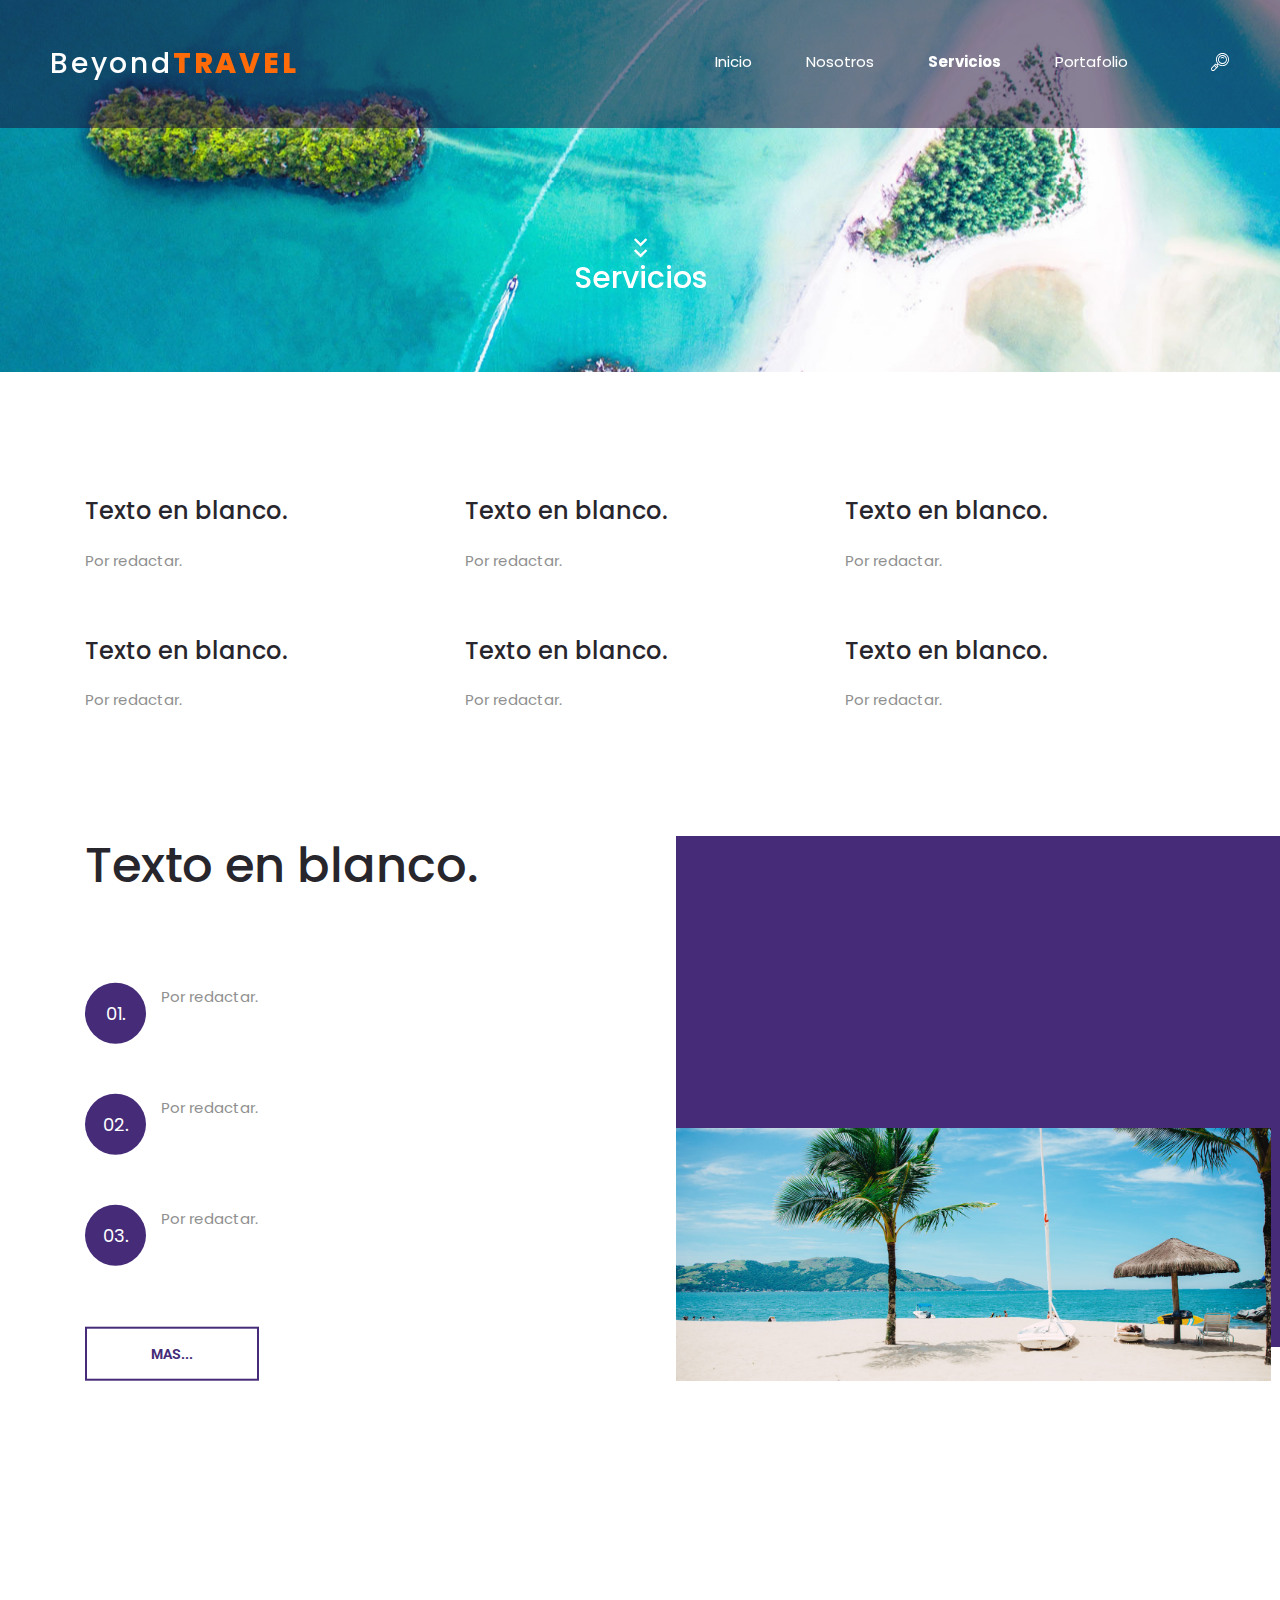
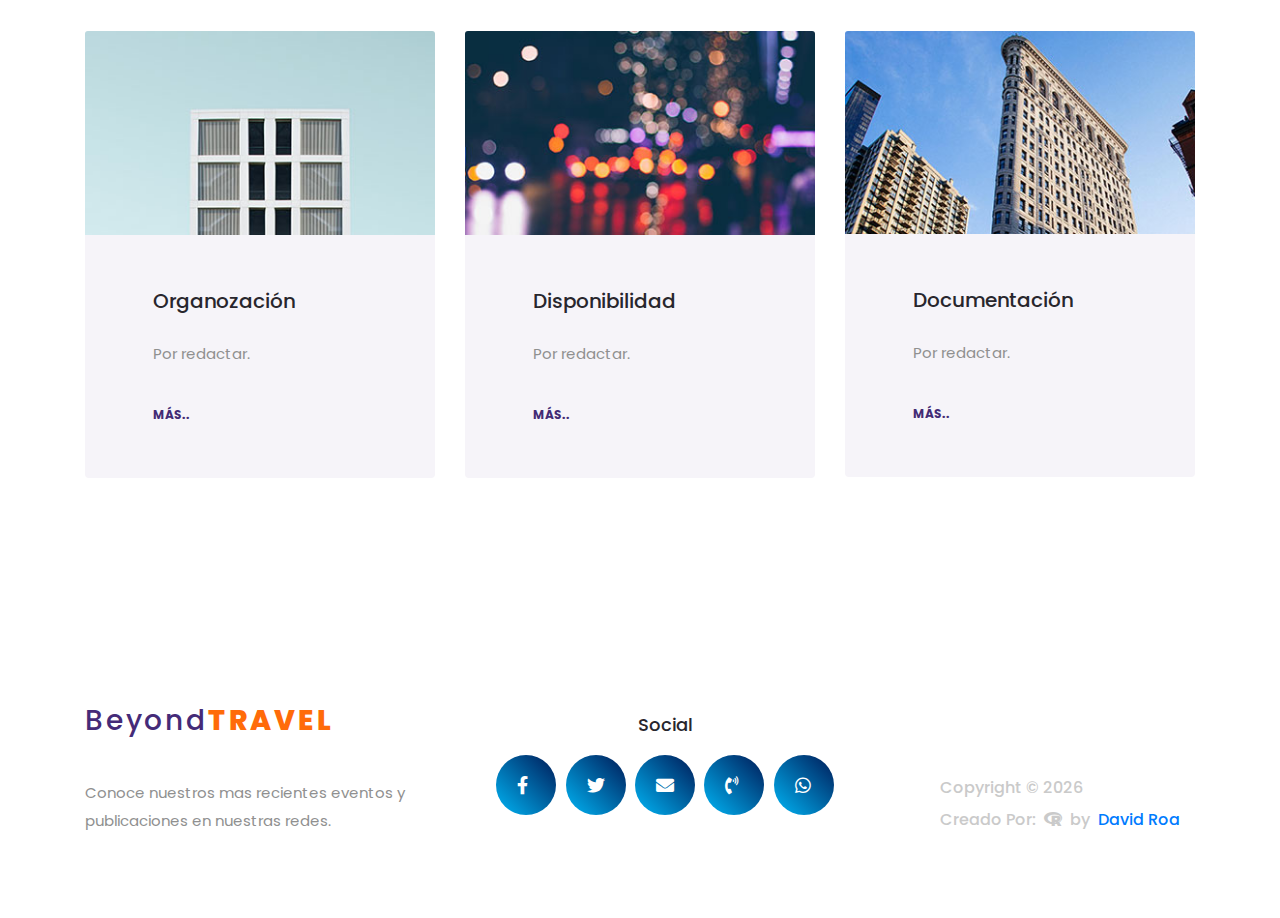
<file: services.html>
<!DOCTYPE html>
<html lang="en">

<head>
	<title>RanGO - Services</title>
	<meta charset="utf-8">
	<meta http-equiv="X-UA-Compatible" content="IE=edge">
	<meta name="description" content="RanGO Project">
	<meta name="viewport" content="width=device-width, initial-scale=1">
	<link rel="stylesheet" type="text/css" href="styles/bootstrap4/bootstrap.min.css">
	<link href="plugins/fontawesome-free-5.0.1/css/fontawesome-all.css" rel="stylesheet" type="text/css">
	<link href="plugins/fontawesome-free-5.9.0-web/css/all.min.css" rel="stylesheet" type="text/css">
	<link rel="stylesheet" type="text/css" href="plugins/OwlCarousel2-2.2.1/owl.carousel.css">
	<link rel="stylesheet" type="text/css" href="plugins/OwlCarousel2-2.2.1/owl.theme.default.css">
	<link rel="stylesheet" type="text/css" href="plugins/OwlCarousel2-2.2.1/animate.css">
	<link rel="stylesheet" type="text/css" href="plugins/slick-1.8.0/slick.css">
	<link rel="stylesheet" type="text/css" href="styles/main_styles.css">
	<link rel="stylesheet" type="text/css" href="styles/services_styles.css">
	<link rel="stylesheet" type="text/css" href="styles/services_responsive.css">
</head>

<body>

	<div class="super_container">

		<!-- Header -->

		<header class="header d-flex flex-row justify-content-end align-items-center trans_200">

			<!-- Logo -->
			<div class="logo mr-auto">
				<a href="#">Beyond<span>Travel</span></a>
			</div>

			<!-- Navigation -->
			<nav class="main_nav justify-self-end text-right">
				<ul>
					<li><a href="index.html">Inicio</a></li>
					<li><a href="about.html">Nosotros</a></li>
					<li class="active"><a href="#">Servicios</a></li>
					<li><a href="portfolio.html">Portafolio</a></li>
					<!--<li><a href="contact.html">Contact</a></li>-->
				</ul>

				<!-- Search -->
				<div class="search">
					<div class="search_content d-flex flex-column align-items-center justify-content-center">
						<div class="search_button d-flex flex-column align-items-center justify-content-center">
							<svg version="1.1" id="Layer_1" xmlns="http://www.w3.org/2000/svg"
								xmlns:xlink="http://www.w3.org/1999/xlink" x="0px" y="0px" width="18px" height="18px"
								viewBox="0 0 100 100" enable-background="new 0 0 100 100" xml:space="preserve">
								<g>
									<g>
										<path class="search_path" fill="#FFFFFF" d="M89.354,10.609c-14.144-14.146-37.157-14.146-51.301,0c-6.852,6.853-10.625,15.964-10.625,25.655
										c0,8.829,3.132,17.174,8.87,23.771l-4.32,4.321l-4.402-4.403c-0.482-0.482-1.137-0.754-1.819-0.754s-1.337,0.271-1.819,0.754
										L3.31,80.584c-2.148,2.147-3.331,5.004-3.331,8.042s1.183,5.895,3.331,8.042C5.457,98.817,8.313,100,11.35,100
										c3.038,0,5.894-1.184,8.041-3.331l20.627-20.631c0.482-0.482,0.753-1.137,0.753-1.819s-0.271-1.337-0.753-1.819l-4.403-4.403
										l4.322-4.322c6.795,5.902,15.28,8.855,23.766,8.855c9.289,0,18.579-3.537,25.65-10.61c6.852-6.853,10.625-15.963,10.625-25.654
										C99.979,26.573,96.205,17.462,89.354,10.609z M15.753,93.029c-1.176,1.177-2.739,1.824-4.403,1.824
										c-1.663,0-3.227-0.648-4.403-1.824c-1.176-1.176-1.823-2.74-1.823-4.403s0.647-3.228,1.824-4.403L18.458,72.71l8.805,8.807
										L15.753,93.029z M30.902,77.878l-8.805-8.807l3.659-3.66l8.806,8.808L30.902,77.878z M85.715,58.28
										c-12.137,12.14-31.886,12.14-44.023,0c-5.88-5.881-9.118-13.699-9.118-22.016c0-8.316,3.238-16.135,9.118-22.016
										c6.069-6.069,14.041-9.104,22.012-9.104c7.972,0,15.943,3.035,22.013,9.104c5.88,5.881,9.117,13.699,9.117,22.016
										S91.596,52.399,85.715,58.28z"></path>
									</g>
								</g>
								<g>
									<g>
										<path class="search_path" fill="#FFFFFF" d="M81.47,18.495c-9.797-9.798-25.736-9.798-35.533,0c-9.796,9.798-9.796,25.741,0,35.539
										c4.898,4.898,11.333,7.349,17.766,7.349c6.435,0,12.868-2.45,17.767-7.349l0,0C91.266,44.235,91.266,28.293,81.47,18.495z
										 M77.831,50.395c-7.79,7.791-20.466,7.791-28.256,0c-7.79-7.792-7.79-20.469,0-28.261c3.896-3.896,9.011-5.843,14.128-5.843
										c5.116,0,10.233,1.948,14.128,5.843C85.621,29.925,85.621,42.603,77.831,50.395z"></path>
									</g>
								</g>
								<g>
									<g>
										<path class="search_path" fill="#FFFFFF" d="M73.283,26.683c-5.282-5.283-13.877-5.283-19.16,0c-1.004,1.005-1.004,2.634,0,3.639
										c1.005,1.005,2.634,1.005,3.639,0c3.276-3.276,8.607-3.276,11.884,0c0.502,0.503,1.16,0.754,1.818,0.754
										c0.659,0,1.317-0.251,1.819-0.754C74.288,29.317,74.288,27.688,73.283,26.683z"></path>
									</g>
								</g>
							</svg>
						</div>

						<form id="search_form" class="search_form bez_1">
							<input type="search" class="search_input bez_1">
						</form>

					</div>
				</div>
			</nav>

			<!-- Hamburger -->
			<div class="hamburger_container bez_1">
				<i class="fas fa-bars trans_200"></i>
			</div>

		</header>

		<!-- Menu -->

		<div class="menu_container">
			<div class="menu menu_mm text-right">
				<div class="menu_close"><i class="far fa-times-circle trans_200"></i></div>
				<ul class="menu_mm">
					<li class="menu_mm"><a href="index.html">Inicio</a></li>
					<li class="menu_mm"><a href="about.html">Nosotros</a></li>
					<li class="menu_mm active"><a href="services.html">Servicios</a></li>
					<li class="menu_mm"><a href="portfolio.html">Portafolio</a></li>
					<li class="menu_mm"><a href="contact.html">Contactenos</a></li>
				</ul>
			</div>
		</div>

		<!-- Home -->

		<div class="home">
			<div class="home_background_container prlx_parent">
				<div class="home_background prlx" style="background-image:url(images/banner1.jpg)"></div>
			</div>

			<div class="home_title">
				<h2>Servicios</h2>
				<div class="next_section_scroll">
					<div class="next_section nav_links" data-scroll-to=".service_boxes">
						<i class="fas fa-chevron-down trans_200"></i>
						<i class="fas fa-chevron-down trans_200"></i>
					</div>
				</div>
			</div>

		</div>

		<!-- Service Boxes -->

		<div class="service_boxes">

			<div class="container">
				<div class="row">
					<div class="col-lg-4 service_col">

						<!-- Service Item -->
						<div class="service_item">
							<h2><a href="#">Texto en blanco.</a></h2>
							<p>Por redactar.</p>
						</div>

						<!-- Service Item -->
						<div class="service_item">
							<h2><a href="#">Texto en blanco.</a></h2>
							<p>Por redactar.</p>
						</div>

					</div>

					<div class="col-lg-4 service_col">

						<!-- Service Item -->
						<div class="service_item">
							<h2><a href="#">Texto en blanco.</a></h2>
							<p>Por redactar.</p>
						</div>

						<!-- Service Item -->
						<div class="service_item">
							<h2><a href="#">Texto en blanco.</a></h2>
							<p>Por redactar.</p>
						</div>

					</div>

					<div class="col-lg-4 service_col">

						<!-- Service Item -->
						<div class="service_item">
							<h2><a href="#">Texto en blanco.</a></h2>
							<p>Por redactar.</p>
						</div>

						<!-- Service Item -->
						<div class="service_item">
							<h2><a href="#">Texto en blanco.</a></h2>
							<p>Por redactar.</p>
						</div>

					</div>
				</div>
			</div>

		</div>

		<!-- Device -->

		<div class="device">

			<div class="container">
				<div class="row">

					<div class="col-lg-6 order-lg-1 order-2">
						<div class="device_content">
							<h1>Texto en blanco.</h1>

							<ul class="device_items">
								<li class="device_item clearfix">
									<span>01.</span>
									<p>Por redactar.</p>
								</li>
								<li class="device_item clearfix">
									<span>02.</span>
									<p>Por redactar.</p>
								</li>
								<li class="device_item clearfix">
									<span>03.</span>
									<p>Por redactar.</p>
								</li>
							</ul>

							<div class="button devices_button">
								<a href="#">mas...</a>
							</div>

						</div>
					</div>

					<div class="col-lg-6 order-lg-2 order-1">
						<div class="device_image">
							<div class="device_image_background"></div>
							<div class="device_image_container d-flex flex-column justify-content-end">
								<img src="images/banner2.jpg" alt="">
							</div>
						</div>
					</div>

				</div>
			</div>

		</div>


		<!-- Image Boxes -->

		<div class="image_boxes">

			<div class="container">
				<div class="row">

					<!-- Image Box -->
					<div class="col-lg-4 image_box_col">
						<div class="card trans_300">
							<img class="card-img-top" src="images/image_box_1.jpg"
								alt="https://unsplash.com/@heysupersimi">
							<div class="card-body">
								<h3 class="card-title">Organozación</h3>
								<p class="card-text">Por redactar.</p>
								<a href="#" class="card-link">más..</a>
							</div>
						</div>
					</div>

					<!-- Image Box -->
					<div class="col-lg-4 image_box_col">
						<div class="card trans_300">
							<img class="card-img-top" src="images/image_box_2.jpg"
								alt="https://unsplash.com/@gabrielssantiago">
							<div class="card-body">
								<h3 class="card-title">Disponibilidad</h3>
								<p class="card-text">Por redactar.</p>
								<a href="#" class="card-link">más..</a>
							</div>
						</div>
					</div>

					<!-- Image Box -->
					<div class="col-lg-4 image_box_col">
						<div class="card trans_300">
							<img class="card-img-top" src="images/image_box_3.jpg"
								alt="https://unsplash.com/@anthonydelanoix">
							<div class="card-body">
								<h3 class="card-title">Documentación</h3>
								<p class="card-text">Por redactar.</p>
								<a href="#" class="card-link">más..</a>
							</div>
						</div>
					</div>

				</div>
			</div>
		</div>

		<!-- Footer -->

		<footer class="footer">
			<div class="container">
				<div class="row">

					<div class="col-lg-4">

						<!-- Footer Intro -->
						<div class="footer_intro">

							<!-- Logo -->
							<div class="logo footer_logo">
								<a href="#">Beyond<span>Travel</span></a>
							</div>

							<p>Conoce nuestros mas recientes eventos y publicaciones en nuestras redes.</p>

						</div>

					</div>

					<!-- Footer Services -->
					<div class="col-lg-5">
						<div class="social-container">
							<div class="footer_col_title">Social</div>
							<ul class="social-icons">
								<li><a href="#"><i class="fab fa-facebook-f"></i></a></li>
								<li><a href="#"><i class="fab fa-twitter"></i></a></li>
								<li><a href="#"><i class="fas fa-envelope"></i></a></li>
								<li><a href="#"><i class="fas fa-phone-volume"></i></a></li>
								<li><a href="#"><i class="fab fa-whatsapp"></i></a></li>
							</ul>
						</div>
					</div>

					<div class="col-lg-3">
						<!-- Copyright -->
						<div class="footer_cr">
							Copyright &copy;
							<script>document.write(new Date().getFullYear());</script>
							<div>
								Creado Por: &nbsp;<i class="fab fa-r-project" aria-hidden="true"></i> &nbsp;by&nbsp;
								<a href="https://www.linkedin.com/in/david-roa-934363110" target="_blank">David
									Roa</a>
							</div>
						</div>
					</div>

					<div class="row">
						<div class="col">
							<!-- Copyright -->
							<div class="footer_cr_2">
								<div>
									Creado Por: &nbsp;<i class="fab fa-r-project" aria-hidden="true"></i> &nbsp;by&nbsp;
									<a href="https://www.linkedin.com/in/david-roa-934363110" target="_blank">David
										Roa</a>
								</div>
							</div>
						</div>
					</div>
				</div>
		</footer>

	</div>

	<script src="js/jquery-3.2.1.min.js"></script>
	<script src="styles/bootstrap4/popper.js"></script>
	<script src="styles/bootstrap4/bootstrap.min.js"></script>
	<script src="plugins/greensock/TweenMax.min.js"></script>
	<script src="plugins/greensock/TimelineMax.min.js"></script>
	<script src="plugins/scrollmagic/ScrollMagic.min.js"></script>
	<script src="plugins/greensock/animation.gsap.min.js"></script>
	<script src="plugins/greensock/ScrollToPlugin.min.js"></script>
	<script src="plugins/slick-1.8.0/slick.js"></script>
	<script src="plugins/OwlCarousel2-2.2.1/owl.carousel.js"></script>
	<script src="plugins/scrollTo/jquery.scrollTo.min.js"></script>
	<script src="plugins/easing/easing.js"></script>
	<script src="js/services_custom.js"></script>
</body>

</html>
</file>
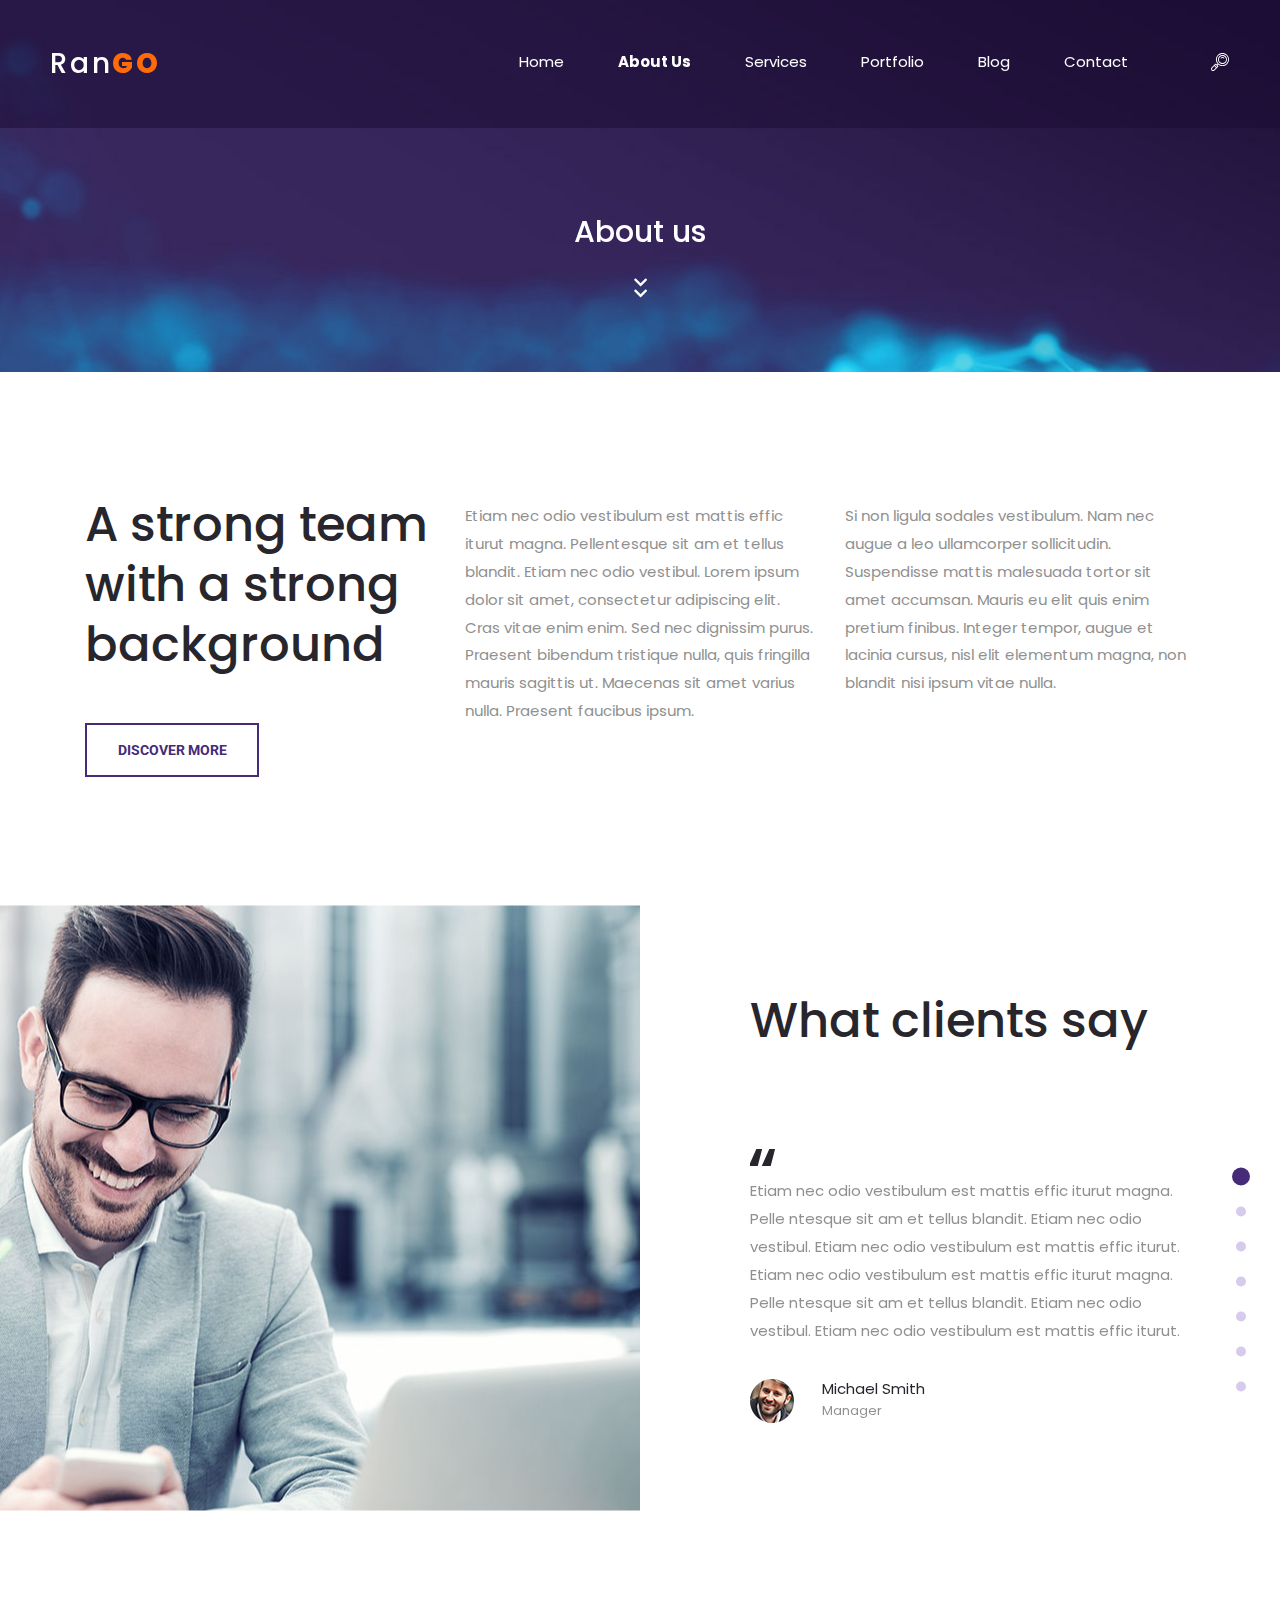
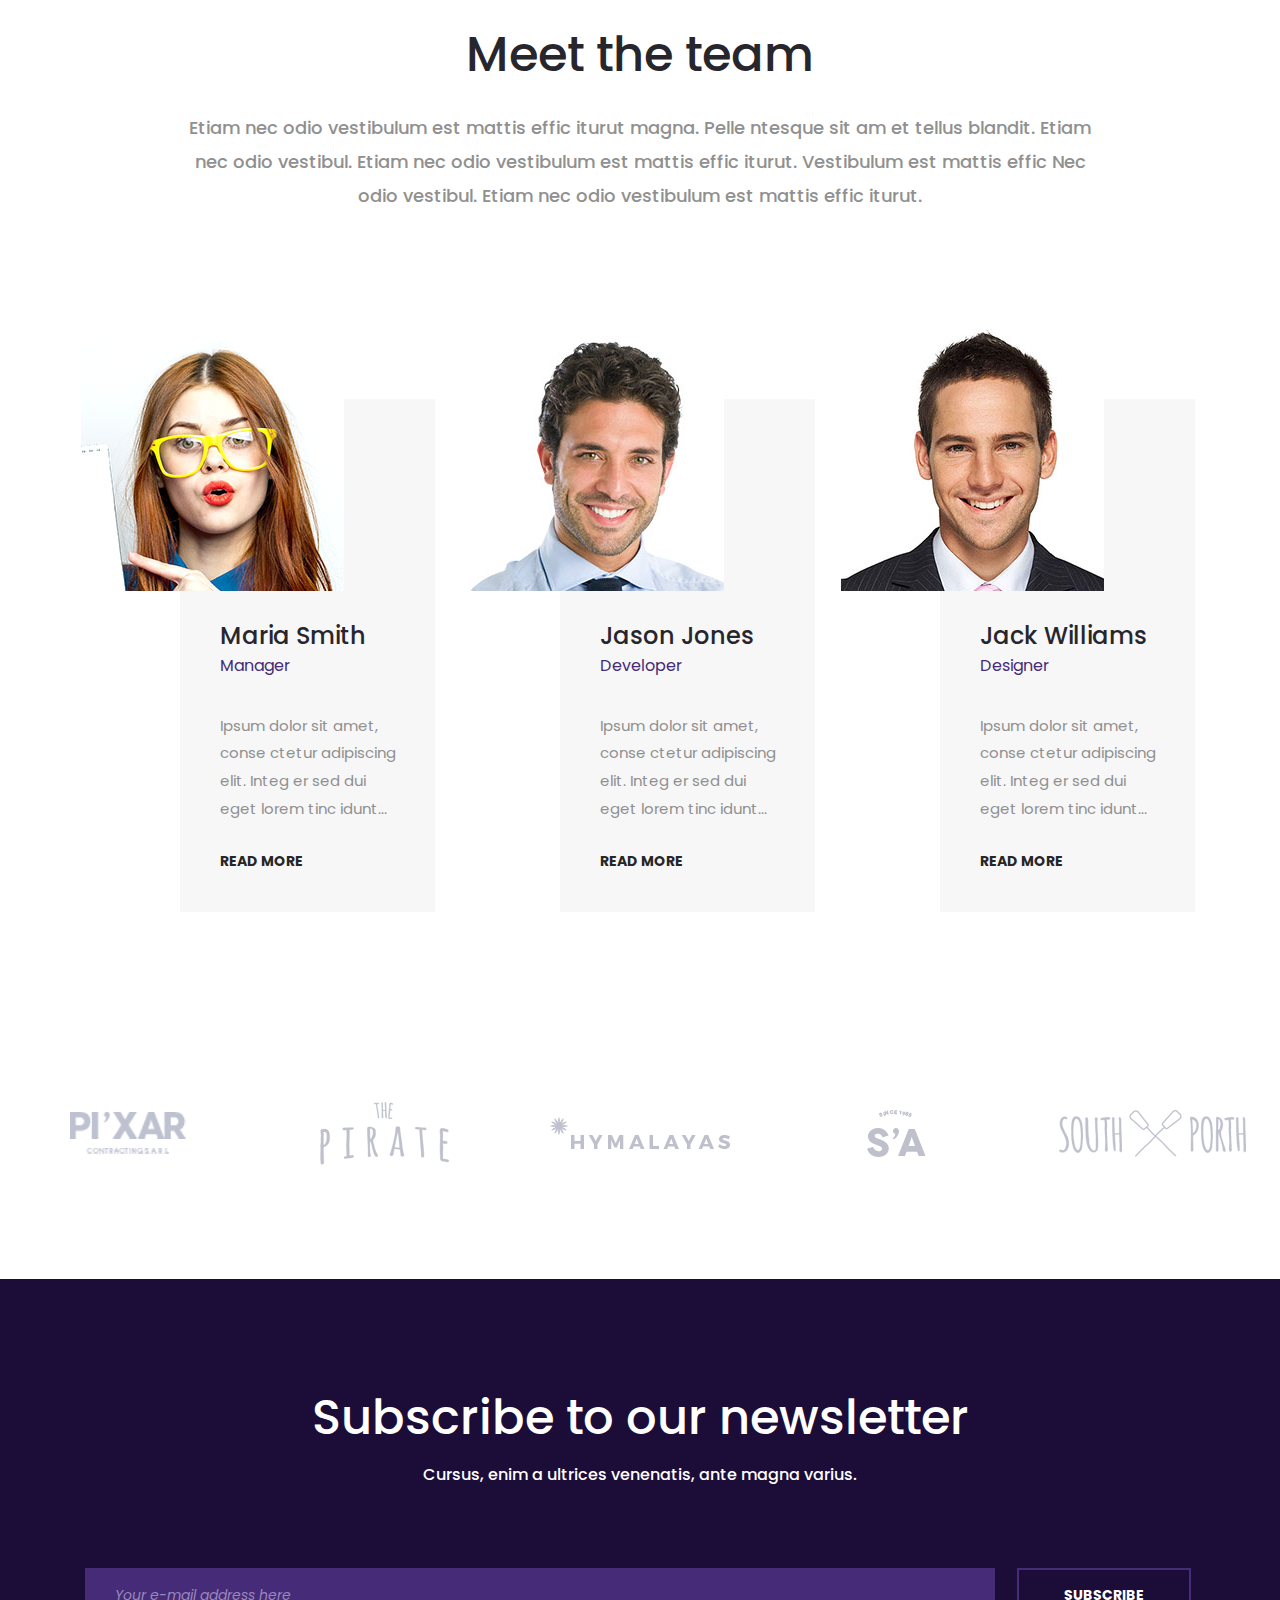
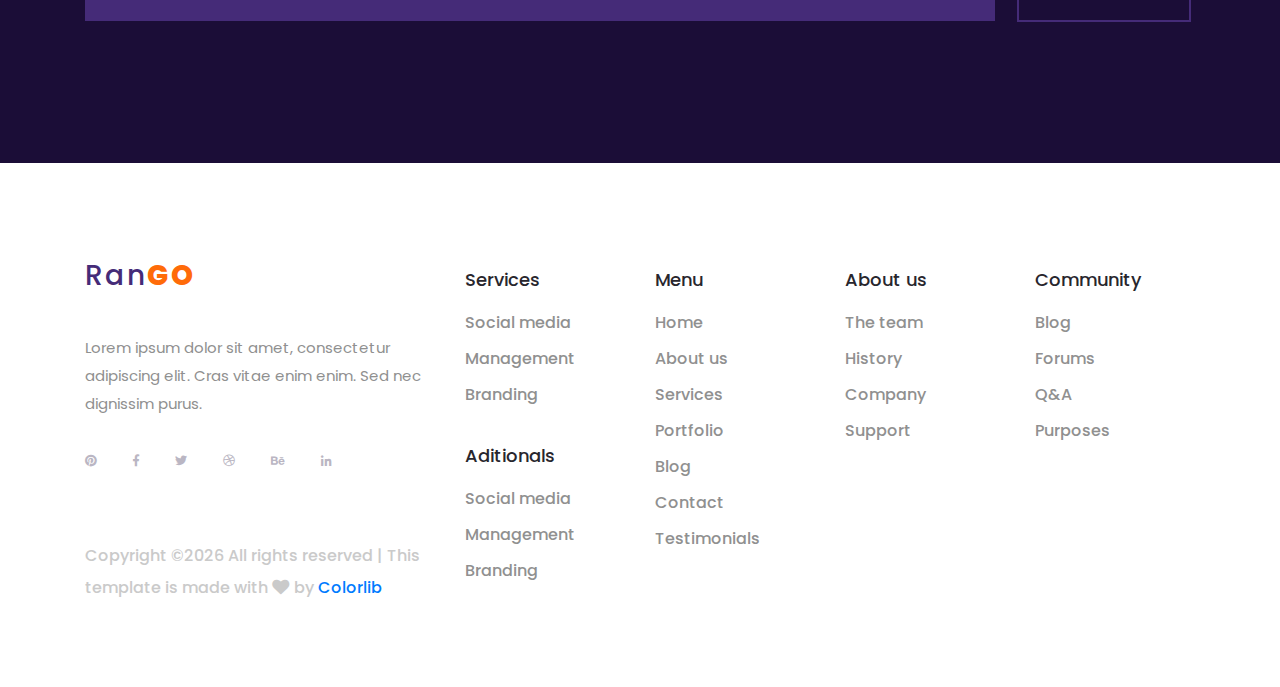
<file: BeyondTravel/about.html>
<!DOCTYPE html>
<html lang="en">
<head>
<title>RanGO - About</title>
<meta charset="utf-8">
<meta http-equiv="X-UA-Compatible" content="IE=edge">
<meta name="description" content="RanGO Project">
<meta name="viewport" content="width=device-width, initial-scale=1">
<link rel="stylesheet" type="text/css" href="styles/bootstrap4/bootstrap.min.css">
<link href="plugins/fontawesome-free-5.0.1/css/fontawesome-all.css" rel="stylesheet" type="text/css">
<link rel="stylesheet" type="text/css" href="plugins/OwlCarousel2-2.2.1/owl.carousel.css">
<link rel="stylesheet" type="text/css" href="plugins/OwlCarousel2-2.2.1/owl.theme.default.css">
<link rel="stylesheet" type="text/css" href="plugins/OwlCarousel2-2.2.1/animate.css">
<link rel="stylesheet" type="text/css" href="plugins/slick-1.8.0/slick.css">
<link rel="stylesheet" type="text/css" href="styles/about_styles.css">
<link rel="stylesheet" type="text/css" href="styles/about_responsive.css">
</head>

<body>

<div class="super_container">
	
	<!-- Header -->

	<header class="header d-flex flex-row justify-content-end align-items-center trans_200">
		
		<!-- Logo -->
		<div class="logo mr-auto">
			<a href="#">Ran<span>go</span></a>
		</div>

		<!-- Navigation -->
		<nav class="main_nav justify-self-end text-right">
			<ul>
				<li><a href="index.html">Home</a></li>
				<li class="active"><a href="#">About Us</a></li>
				<li><a href="services.html">Services</a></li>
				<li><a href="portfolio.html">Portfolio</a></li>
				<li><a href="blog.html">Blog</a></li>
				<li><a href="contact.html">Contact</a></li>
			</ul>
			
			<!-- Search -->
			<div class="search">
				<div class="search_content d-flex flex-column align-items-center justify-content-center">
					<div class="search_button d-flex flex-column align-items-center justify-content-center">
						<svg version="1.1" id="Layer_1" xmlns="http://www.w3.org/2000/svg" xmlns:xlink="http://www.w3.org/1999/xlink" x="0px" y="0px"
							width="18px" height="18px" viewBox="0 0 100 100" enable-background="new 0 0 100 100" xml:space="preserve">
							<g>
								<g>
									<path class="search_path" fill="#FFFFFF" d="M89.354,10.609c-14.144-14.146-37.157-14.146-51.301,0c-6.852,6.853-10.625,15.964-10.625,25.655
										c0,8.829,3.132,17.174,8.87,23.771l-4.32,4.321l-4.402-4.403c-0.482-0.482-1.137-0.754-1.819-0.754s-1.337,0.271-1.819,0.754
										L3.31,80.584c-2.148,2.147-3.331,5.004-3.331,8.042s1.183,5.895,3.331,8.042C5.457,98.817,8.313,100,11.35,100
										c3.038,0,5.894-1.184,8.041-3.331l20.627-20.631c0.482-0.482,0.753-1.137,0.753-1.819s-0.271-1.337-0.753-1.819l-4.403-4.403
										l4.322-4.322c6.795,5.902,15.28,8.855,23.766,8.855c9.289,0,18.579-3.537,25.65-10.61c6.852-6.853,10.625-15.963,10.625-25.654
										C99.979,26.573,96.205,17.462,89.354,10.609z M15.753,93.029c-1.176,1.177-2.739,1.824-4.403,1.824
										c-1.663,0-3.227-0.648-4.403-1.824c-1.176-1.176-1.823-2.74-1.823-4.403s0.647-3.228,1.824-4.403L18.458,72.71l8.805,8.807
										L15.753,93.029z M30.902,77.878l-8.805-8.807l3.659-3.66l8.806,8.808L30.902,77.878z M85.715,58.28
										c-12.137,12.14-31.886,12.14-44.023,0c-5.88-5.881-9.118-13.699-9.118-22.016c0-8.316,3.238-16.135,9.118-22.016
										c6.069-6.069,14.041-9.104,22.012-9.104c7.972,0,15.943,3.035,22.013,9.104c5.88,5.881,9.117,13.699,9.117,22.016
										S91.596,52.399,85.715,58.28z"></path>
								</g>
							</g>
							<g>
								<g>
									<path class="search_path" fill="#FFFFFF" d="M81.47,18.495c-9.797-9.798-25.736-9.798-35.533,0c-9.796,9.798-9.796,25.741,0,35.539
										c4.898,4.898,11.333,7.349,17.766,7.349c6.435,0,12.868-2.45,17.767-7.349l0,0C91.266,44.235,91.266,28.293,81.47,18.495z
										 M77.831,50.395c-7.79,7.791-20.466,7.791-28.256,0c-7.79-7.792-7.79-20.469,0-28.261c3.896-3.896,9.011-5.843,14.128-5.843
										c5.116,0,10.233,1.948,14.128,5.843C85.621,29.925,85.621,42.603,77.831,50.395z"></path>
								</g>
							</g>
							<g>
								<g>
									<path class="search_path" fill="#FFFFFF" d="M73.283,26.683c-5.282-5.283-13.877-5.283-19.16,0c-1.004,1.005-1.004,2.634,0,3.639
										c1.005,1.005,2.634,1.005,3.639,0c3.276-3.276,8.607-3.276,11.884,0c0.502,0.503,1.16,0.754,1.818,0.754
										c0.659,0,1.317-0.251,1.819-0.754C74.288,29.317,74.288,27.688,73.283,26.683z"></path>
								</g>
							</g>
						</svg>
					</div>

					<form id="search_form" class="search_form bez_1">
						<input type="search" class="search_input bez_1">
					</form>

				</div>
			</div>
		</nav>

		<!-- Hamburger -->
		<div class="hamburger_container bez_1">
			<i class="fas fa-bars trans_200"></i>
		</div>
		
	</header>

	<!-- Menu -->

	<div class="menu_container">
		<div class="menu menu_mm text-right">
			<div class="menu_close"><i class="far fa-times-circle trans_200"></i></div>
			<ul class="menu_mm">
				<li class="menu_mm"><a href="index.html">Home</a></li>
				<li class="menu_mm active"><a href="about.html">About Us</a></li>
				<li class="menu_mm"><a href="services.html">Services</a></li>
				<li class="menu_mm"><a href="portfolio.html">Portfolio</a></li>
				<li class="menu_mm"><a href="blog.html">Blog</a></li>
				<li class="menu_mm"><a href="contact.html">Contact</a></li>
			</ul>
		</div>
	</div>

	<!-- Home -->

	<div class="home">
		<div class="home_background_container prlx_parent">
			<div class="home_background prlx" style="background-image:url(images/home_background.jpg)"></div>
		</div>
		
		<div class="home_title">
			<h2>About us</h2>
			<div class="next_section_scroll">
				<div class="next_section nav_links" data-scroll-to=".icon_boxes">
					<i class="fas fa-chevron-down trans_200"></i>
					<i class="fas fa-chevron-down trans_200"></i>
				</div>
			</div>
		</div>
	
	</div>

	<!-- Icon Boxes -->

	<div class="icon_boxes">
		<div class="container">
			<div class="row">
				<div class="col-lg-4">
					<div class="icon_box_title">
						<h1>A strong team with a strong background</h1>
					</div>
					<div class="button icon_box_button trans_200">
						<a href="#" class="trans_200">discover more</a>
					</div>
				</div>

				<div class="col-lg-4 icon_box_col">

					<!-- Icon Box Item -->
					<div class="icon_box_paragraph">
						<p>Etiam nec odio vestibulum est mattis effic iturut magna. Pellentesque sit am et tellus blandit. Etiam nec odio vestibul. Lorem ipsum dolor sit amet, consectetur adipiscing elit. Cras vitae enim enim. Sed nec dignissim purus. Praesent bibendum tristique nulla, quis fringilla mauris sagittis ut. Maecenas sit amet varius nulla. Praesent faucibus ipsum.</p>
					</div>

				</div>

				<div class="col-lg-4 icon_box_col">

					<!-- Icon Box Item -->
					<div class="icon_box_paragraph">
						<p>Si non ligula sodales vestibulum. Nam nec augue a leo ullamcorper sollicitudin. Suspendisse mattis malesuada tortor sit amet accumsan. Mauris eu elit quis enim pretium finibus. Integer tempor, augue et lacinia cursus, nisl elit elementum magna, non blandit nisi ipsum vitae nulla. </p>
					</div>
					
				</div>
			</div>
		</div>
	</div>

	<!-- Vertical Slider Section -->

	<div class="v_slider_section">
		<div class="container fill_height">
			<div class="row fill_height">

				<div class="col-lg-6 v_slider_section_image">
					<div class="v_slider_image">
						<img src="images/testimonials.jpg" alt="">
					</div>
				</div>

				<div class="col-lg-5 offset-lg-1 v_slider_content d-flex flex-column justify-content-center">
					
					<!-- Testimonials Slider -->
					<div class="v_slider_title">
						<h1>What clients say</h1>
					</div>

					<div class="v_slider_container">

						<!-- Vertical Slider -->
						<div class="v_slider">

							<!-- Vertical Slider Item -->
							<div class="v_slider_item">
								<span>“</span>
								<p>Etiam nec odio vestibulum est mattis effic iturut magna. Pelle ntesque sit am et tellus blandit. Etiam nec odio vestibul. Etiam nec odio vestibulum est mattis effic iturut. Etiam nec odio vestibulum est mattis effic iturut magna. Pelle ntesque sit am et tellus blandit. Etiam nec odio vestibul. Etiam nec odio vestibulum est mattis effic iturut.</p>
								<div class="person d-flex flex-row">
									<div class="person_image">
										<img src="images/person_1.png" alt="">
									</div>
									<div class="person_meta">
										<div class="person_name">Michael Smith</div>
										<div class="person_title">Manager</div>
									</div>
								</div>
							</div>

							<!-- Vertical Slider Item -->
							<div class="v_slider_item">
								<span>“</span>
								<p>Etiam nec odio vestibulum est mattis effic iturut magna. Pelle ntesque sit am et tellus blandit. Etiam nec odio vestibul. Etiam nec odio vestibulum est mattis effic iturut. Etiam nec odio vestibulum est mattis effic iturut magna. Pelle ntesque sit am et tellus blandit. Etiam nec odio vestibul. Etiam nec odio vestibulum est mattis effic iturut.</p>
								<div class="person d-flex flex-row">
									<div class="person_image">
										<img src="images/person_1.png" alt="">
									</div>
									<div class="person_meta">
										<div class="person_name">Michael Smith</div>
										<div class="person_title">Manager</div>
									</div>
								</div>
							</div>

							<!-- Vertical Slider Item -->
							<div class="v_slider_item">
								<span>“</span>
								<p>Etiam nec odio vestibulum est mattis effic iturut magna. Pelle ntesque sit am et tellus blandit. Etiam nec odio vestibul. Etiam nec odio vestibulum est mattis effic iturut. Etiam nec odio vestibulum est mattis effic iturut magna. Pelle ntesque sit am et tellus blandit. Etiam nec odio vestibul. Etiam nec odio vestibulum est mattis effic iturut.</p>
								<div class="person d-flex flex-row">
									<div class="person_image">
										<img src="images/person_1.png" alt="">
									</div>
									<div class="person_meta">
										<div class="person_name">Michael Smith</div>
										<div class="person_title">Manager</div>
									</div>
								</div>
							</div>

							<!-- Vertical Slider Item -->
							<div class="v_slider_item">
								<span>“</span>
								<p>Etiam nec odio vestibulum est mattis effic iturut magna. Pelle ntesque sit am et tellus blandit. Etiam nec odio vestibul. Etiam nec odio vestibulum est mattis effic iturut. Etiam nec odio vestibulum est mattis effic iturut magna. Pelle ntesque sit am et tellus blandit. Etiam nec odio vestibul. Etiam nec odio vestibulum est mattis effic iturut.</p>
								<div class="person d-flex flex-row">
									<div class="person_image">
										<img src="images/person_1.png" alt="">
									</div>
									<div class="person_meta">
										<div class="person_name">Michael Smith</div>
										<div class="person_title">Manager</div>
									</div>
								</div>
							</div>

							<!-- Vertical Slider Item -->
							<div class="v_slider_item">
								<span>“</span>
								<p>Etiam nec odio vestibulum est mattis effic iturut magna. Pelle ntesque sit am et tellus blandit. Etiam nec odio vestibul. Etiam nec odio vestibulum est mattis effic iturut. Etiam nec odio vestibulum est mattis effic iturut magna. Pelle ntesque sit am et tellus blandit. Etiam nec odio vestibul. Etiam nec odio vestibulum est mattis effic iturut.</p>
								<div class="person d-flex flex-row">
									<div class="person_image">
										<img src="images/person_1.png" alt="">
									</div>
									<div class="person_meta">
										<div class="person_name">Michael Smith</div>
										<div class="person_title">Manager</div>
									</div>
								</div>
							</div>

							<!-- Vertical Slider Item -->
							<div class="v_slider_item">
								<span>“</span>
								<p>Etiam nec odio vestibulum est mattis effic iturut magna. Pelle ntesque sit am et tellus blandit. Etiam nec odio vestibul. Etiam nec odio vestibulum est mattis effic iturut. Etiam nec odio vestibulum est mattis effic iturut magna. Pelle ntesque sit am et tellus blandit. Etiam nec odio vestibul. Etiam nec odio vestibulum est mattis effic iturut.</p>
								<div class="person d-flex flex-row">
									<div class="person_image">
										<img src="images/person_1.png" alt="">
									</div>
									<div class="person_meta">
										<div class="person_name">Michael Smith</div>
										<div class="person_title">Manager</div>
									</div>
								</div>
							</div>

							<!-- Vertical Slider Item -->
							<div class="v_slider_item">
								<span>“</span>
								<p>Etiam nec odio vestibulum est mattis effic iturut magna. Pelle ntesque sit am et tellus blandit. Etiam nec odio vestibul. Etiam nec odio vestibulum est mattis effic iturut. Etiam nec odio vestibulum est mattis effic iturut magna. Pelle ntesque sit am et tellus blandit. Etiam nec odio vestibul. Etiam nec odio vestibulum est mattis effic iturut.</p>
								<div class="person d-flex flex-row">
									<div class="person_image">
										<img src="images/person_1.png" alt="">
									</div>
									<div class="person_meta">
										<div class="person_name">Michael Smith</div>
										<div class="person_title">Manager</div>
									</div>
								</div>
							</div>

						</div>
					</div>
				</div>

			</div>
		</div>
	</div>

	<!-- Team -->

	<div class="team">
		<div class="container">
			<div class="row">
				<div class="col-lg-10 offset-lg-1 text-lg-center text-left team_title">
					<h1>Meet the team</h1>
					<p>Etiam nec odio vestibulum est mattis effic iturut magna. Pelle ntesque sit am et tellus blandit. Etiam nec odio vestibul. Etiam nec odio vestibulum est mattis effic iturut.  Vestibulum est mattis effic Nec odio vestibul. Etiam nec odio vestibulum est mattis effic iturut.  </p>
				</div>
			</div>
			<div class="row">
				
				<!-- Team Item -->
				<div class="col-xl-3 col-lg-4 offset-xl-1 team_col">
					<div class="team_container trans_200">
						<div class="team_member_image"><img src="images/team_1.jpg" alt=""></div>
						<div class="team_member_content">
							<div class="team_member_name">Maria Smith</div>
							<div class="team_member_title">Manager</div>
							<p>Ipsum dolor sit amet, conse ctetur adipiscing elit. Integ er sed dui eget lorem tinc idunt...</p>
							<div class="team_member_link"><a href="#">read more</a></div>
						</div>
					</div>
				</div>
				
				<!-- Team Item -->
				<div class="col-xl-3 col-lg-4 offset-xl-1 team_col">
					<div class="team_container trans_200">
						<div class="team_member_image"><img src="images/team_2.jpg" alt=""></div>
						<div class="team_member_content">
							<div class="team_member_name">Jason Jones</div>
							<div class="team_member_title">Developer</div>
							<p>Ipsum dolor sit amet, conse ctetur adipiscing elit. Integ er sed dui eget lorem tinc idunt...</p>
							<div class="team_member_link"><a href="#">read more</a></div>
						</div>
					</div>
				</div>
				
				<!-- Team Item -->
				<div class="col-xl-3 col-lg-4 offset-xl-1 team_col">
					<div class="team_container trans_200">
						<div class="team_member_image"><img src="images/team_3.jpg" alt=""></div>
						<div class="team_member_content">
							<div class="team_member_name">Jack Williams</div>
							<div class="team_member_title">Designer</div>
							<p>Ipsum dolor sit amet, conse ctetur adipiscing elit. Integ er sed dui eget lorem tinc idunt...</p>
							<div class="team_member_link"><a href="#">read more</a></div>
						</div>
					</div>
				</div>

			</div>
		</div>
	</div>

	<!-- Clients -->

	<div class="clients">
		<!-- Clients Slider -->

		<div class="clients_slider_container">
			<div class="owl-carousel owl-theme clients_slider">

				<!-- Slider Item -->
				<div class="owl-item clients_item">
					<div class="client_item_background trans_200">
						<img src="images/client_1.png" alt="">
					</div>
				</div>

				<!-- Slider Item -->
				<div class="owl-item clients_item">
					<div class="client_item_background trans_200">
						<img src="images/client_2.png" alt="">
					</div>
				</div>

				<!-- Slider Item -->
				<div class="owl-item clients_item">
					<div class="client_item_background trans_200">
						<img src="images/client_3.png" alt="">
					</div>
				</div>

				<!-- Slider Item -->
				<div class="owl-item clients_item">
					<div class="client_item_background trans_200">
						<img src="images/client_4.png" alt="">
					</div>
				</div>

				<!-- Slider Item -->
				<div class="owl-item clients_item">
					<div class="client_item_background trans_200">
						<img src="images/client_5.png" alt="">
					</div>
				</div>

			</div>
		</div>
	</div>

	<!-- Newsletter -->

	<div class="newsletter">
		<div class="container">
			<div class="row">
				<div class="col text-lg-center text-left">
					<div class="newsletter_content">

						<!-- Newsletter Title -->
						<div class="newsletter_title">
							<h1>Subscribe to our newsletter</h1>
							<span>Cursus, enim a ultrices venenatis, ante magna varius.</span>
						</div>
						
						<!-- Newsletter Form -->
						<div class="newsletter_form_container">
							<form action="#">
								<div class="input-group">
									<input type="email" class="newsletter_email" placeholder="Your e-mail address here" required="required" data-error="Valid email address is required.">
									<button id="newsletter_form_submit" type="submit" class="button newsletter_submit_button trans_200" value="Submit">
										subscribe
									</button>
								</div>
									
							</form>
						</div>

					</div>
				</div>
			</div>
		</div>
	</div>

	<!-- Footer -->

	<footer class="footer">
		<div class="container">
			<div class="row">
				
				<div class="col-lg-4">

					<!-- Footer Intro -->
					<div class="footer_intro">

						<!-- Logo -->
						<div class="logo footer_logo">
							<a href="#">Ran<span>go</span></a>
						</div>

						<p>Lorem ipsum dolor sit amet, consectetur adipiscing elit. Cras vitae enim enim. Sed nec dignissim purus.</p>
						
						<!-- Social -->
						<div class="footer_social">
							<ul>
								<li><a href="#"><i class="fab fa-pinterest"></i></a></li>
								<li><a href="#"><i class="fab fa-facebook-f"></i></a></li>
								<li><a href="#"><i class="fab fa-twitter"></i></a></li>
								<li><a href="#"><i class="fab fa-dribbble"></i></a></li>
								<li><a href="#"><i class="fab fa-behance"></i></a></li>
								<li><a href="#"><i class="fab fa-linkedin-in"></i></a></li>
							</ul>
						</div>
						
						<!-- Copyright -->
						<div class="footer_cr"><!-- Link back to Colorlib can't be removed. Template is licensed under CC BY 3.0. -->
Copyright &copy;<script>document.write(new Date().getFullYear());</script> All rights reserved | This template is made with <i class="fa fa-heart" aria-hidden="true"></i> by <a href="https://colorlib.com" target="_blank">Colorlib</a>
<!-- Link back to Colorlib can't be removed. Template is licensed under CC BY 3.0. --></div>

					</div>

				</div>
				
				<!-- Footer Services -->
				<div class="col-lg-2">

					<div class="footer_col">
						<div class="footer_col_title">Services</div>
						<ul>
							<li><a href="#">Social media</a></li>
							<li><a href="#">Management</a></li>
							<li><a href="#">Branding</a></li>
						</ul>
					</div>
					
					<div class="footer_col">
						<div class="footer_col_title">Aditionals</div>
						<ul>
							<li><a href="#">Social media</a></li>
							<li><a href="#">Management</a></li>
							<li><a href="#">Branding</a></li>
						</ul>
					</div>

				</div>

				<!-- Footer Menu -->
				<div class="col-lg-2">

					<div class="footer_col">
						<div class="footer_col_title">Menu</div>
						<ul>
							<li><a href="#">Home</a></li>
							<li><a href="#">About us</a></li>
							<li><a href="#">Services</a></li>
							<li><a href="#">Portfolio</a></li>
							<li><a href="#">Blog</a></li>
							<li><a href="#">Contact</a></li>
							<li><a href="#">Testimonials</a></li>
						</ul>
					</div>

				</div>

				<!-- Footer About -->
				<div class="col-lg-2">

					<div class="footer_col">
						<div class="footer_col_title">About us</div>
						<ul>
							<li><a href="#">The team</a></li>
							<li><a href="#">History</a></li>
							<li><a href="#">Company</a></li>
							<li><a href="#">Support</a></li>
						</ul>
					</div>

				</div>

				<!-- Footer Community -->
				<div class="col-lg-2">

					<div class="footer_col">
						<div class="footer_col_title">Community</div>
						<ul>
							<li><a href="#">Blog</a></li>
							<li><a href="#">Forums</a></li>
							<li><a href="#">Q&A</a></li>
							<li><a href="#">Purposes</a></li>
						</ul>
					</div>

				</div>

			</div>

			<div class="row">
				<div class="col">
					<!-- Copyright -->
					<div class="footer_cr_2">2017 All rights reserved</div>
				</div>
			</div>
		</div>
	</footer>

</div>

<script src="js/jquery-3.2.1.min.js"></script>
<script src="styles/bootstrap4/popper.js"></script>
<script src="styles/bootstrap4/bootstrap.min.js"></script>
<script src="plugins/greensock/TweenMax.min.js"></script>
<script src="plugins/greensock/TimelineMax.min.js"></script>
<script src="plugins/scrollmagic/ScrollMagic.min.js"></script>
<script src="plugins/greensock/animation.gsap.min.js"></script>
<script src="plugins/greensock/ScrollToPlugin.min.js"></script>
<script src="plugins/slick-1.8.0/slick.js"></script>
<script src="plugins/OwlCarousel2-2.2.1/owl.carousel.js"></script>
<script src="plugins/scrollTo/jquery.scrollTo.min.js"></script>
<script src="plugins/easing/easing.js"></script>
<script src="js/about_custom.js"></script>
</body>

</html>
</file>
<file: BeyondTravel/plugins/icon-font/styles.css>
@charset "UTF-8";

@font-face {
  font-family: "outlined-iconset";
  src:url("fonts/outlined-iconset.eot");
  src:url("fonts/outlined-iconset.eot?#iefix") format("embedded-opentype"),
    url("fonts/outlined-iconset.woff") format("woff"),
    url("fonts/outlined-iconset.ttf") format("truetype"),
    url("fonts/outlined-iconset.svg#outlined-iconset") format("svg");
  font-weight: normal;
  font-style: normal;

}

[data-icon]:before {
  font-family: "outlined-iconset" !important;
  content: attr(data-icon);
  font-style: normal !important;
  font-weight: normal !important;
  font-variant: normal !important;
  text-transform: none !important;
  speak: none;
  line-height: 1;
  -webkit-font-smoothing: antialiased;
  -moz-osx-font-smoothing: grayscale;
}

[class^="icon-"]:before,
[class*=" icon-"]:before {
  font-family: "outlined-iconset" !important;
  font-style: normal !important;
  font-weight: normal !important;
  font-variant: normal !important;
  text-transform: none !important;
  speak: none;
  line-height: 1;
  -webkit-font-smoothing: antialiased;
  -moz-osx-font-smoothing: grayscale;
}

.icon-boat:before {
  content: "\e000";
}
.icon-booknote:before {
  content: "\e001";
}
.icon-booknote-add:before {
  content: "\e002";
}
.icon-booknote-remove:before {
  content: "\e003";
}
.icon-camera-1:before {
  content: "\e004";
}
.icon-camera-2:before {
  content: "\e005";
}
.icon-cloud-check:before {
  content: "\e006";
}
.icon-cloud-delete:before {
  content: "\e007";
}
.icon-cloud-download:before {
  content: "\e008";
}
.icon-cloud-upload:before {
  content: "\e009";
}
.icon-cloudy:before {
  content: "\e00a";
}
.icon-cocktail:before {
  content: "\e00b";
}
.icon-coffee:before {
  content: "\e00c";
}
.icon-compass:before {
  content: "\e00d";
}
.icon-compress:before {
  content: "\e00e";
}
.icon-cutlery:before {
  content: "\e00f";
}
.icon-delete:before {
  content: "\e010";
}
.icon-delete-folder:before {
  content: "\e011";
}
.icon-dialogue-add:before {
  content: "\e012";
}
.icon-dialogue-delete:before {
  content: "\e013";
}
.icon-dialogue-happy:before {
  content: "\e014";
}
.icon-dialogue-sad:before {
  content: "\e015";
}
.icon-dialogue-text:before {
  content: "\e016";
}
.icon-dialogue-think:before {
  content: "\e017";
}
.icon-diamond:before {
  content: "\e018";
}
.icon-dish-fork:before {
  content: "\e019";
}
.icon-dish-spoon:before {
  content: "\e01a";
}
.icon-download:before {
  content: "\e01b";
}
.icon-download-folder:before {
  content: "\e01c";
}
.icon-expand:before {
  content: "\e01d";
}
.icon-eye:before {
  content: "\e01e";
}
.icon-fast-food:before {
  content: "\e01f";
}
.icon-flag:before {
  content: "\e020";
}
.icon-folder:before {
  content: "\e021";
}
.icon-geolocalizator:before {
  content: "\e022";
}
.icon-globe:before {
  content: "\e023";
}
.icon-graph:before {
  content: "\e024";
}
.icon-graph-descending:before {
  content: "\e025";
}
.icon-graph-rising:before {
  content: "\e026";
}
.icon-hammer:before {
  content: "\e027";
}
.icon-happy-drop:before {
  content: "\e028";
}
.icon-headphones:before {
  content: "\e029";
}
.icon-heart:before {
  content: "\e02a";
}
.icon-heart-broken:before {
  content: "\e02b";
}
.icon-home:before {
  content: "\e02c";
}
.icon-hourglass:before {
  content: "\e02d";
}
.icon-image:before {
  content: "\e02e";
}
.icon-key:before {
  content: "\e02f";
}
.icon-life-buoy:before {
  content: "\e030";
}
.icon-list:before {
  content: "\e031";
}
.icon-lock-closed:before {
  content: "\e032";
}
.icon-lock-open:before {
  content: "\e033";
}
.icon-loudspeaker:before {
  content: "\e034";
}
.icon-magnifier:before {
  content: "\e035";
}
.icon-magnifier-minus:before {
  content: "\e036";
}
.icon-magnifier-plus:before {
  content: "\e037";
}
.icon-mail:before {
  content: "\e038";
}
.icon-mail-open:before {
  content: "\e039";
}
.icon-map:before {
  content: "\e03a";
}
.icon-medical-case:before {
  content: "\e03b";
}
.icon-microphone-1:before {
  content: "\e03c";
}
.icon-microphone-2:before {
  content: "\e03d";
}
.icon-minus:before {
  content: "\e03e";
}
.icon-multiple-image:before {
  content: "\e03f";
}
.icon-music-back:before {
  content: "\e040";
}
.icon-music-backtoend:before {
  content: "\e041";
}
.icon-music-eject:before {
  content: "\e042";
}
.icon-music-forward:before {
  content: "\e043";
}
.icon-music-forwardtoend:before {
  content: "\e044";
}
.icon-music-pause:before {
  content: "\e045";
}
.icon-music-play:before {
  content: "\e046";
}
.icon-music-random:before {
  content: "\e047";
}
.icon-music-repeat:before {
  content: "\e048";
}
.icon-music-stop:before {
  content: "\e049";
}
.icon-musical-note:before {
  content: "\e04a";
}
.icon-musical-note-2:before {
  content: "\e04b";
}
.icon-old-video-cam:before {
  content: "\e04c";
}
.icon-paper-pen:before {
  content: "\e04d";
}
.icon-paper-pencil:before {
  content: "\e04e";
}
.icon-paper-sheet:before {
  content: "\e04f";
}
.icon-pen-pencil-ruler:before {
  content: "\e050";
}
.icon-pencil:before {
  content: "\e051";
}
.icon-pencil-ruler:before {
  content: "\e052";
}
.icon-plus:before {
  content: "\e053";
}
.icon-portable-pc:before {
  content: "\e054";
}
.icon-pricetag:before {
  content: "\e055";
}
.icon-printer:before {
  content: "\e056";
}
.icon-profile:before {
  content: "\e057";
}
.icon-profile-add:before {
  content: "\e058";
}
.icon-profile-remove:before {
  content: "\e059";
}
.icon-rainy:before {
  content: "\e05a";
}
.icon-rotate:before {
  content: "\e05b";
}
.icon-setting-1:before {
  content: "\e05c";
}
.icon-setting-2:before {
  content: "\e05d";
}
.icon-share:before {
  content: "\e05e";
}
.icon-shield-down:before {
  content: "\e05f";
}
.icon-shield-left:before {
  content: "\e060";
}
.icon-shield-right:before {
  content: "\e061";
}
.icon-shield-up:before {
  content: "\e062";
}
.icon-shopping-cart:before {
  content: "\e063";
}
.icon-shopping-cart-content:before {
  content: "\e064";
}
.icon-sinth:before {
  content: "\e065";
}
.icon-smartphone:before {
  content: "\e066";
}
.icon-spread:before {
  content: "\e067";
}
.icon-squares:before {
  content: "\e068";
}
.icon-stormy:before {
  content: "\e069";
}
.icon-sunny:before {
  content: "\e06a";
}
.icon-tablet:before {
  content: "\e06b";
}
.icon-three-stripes-horiz:before {
  content: "\e06c";
}
.icon-three-stripes-vert:before {
  content: "\e06d";
}
.icon-ticket:before {
  content: "\e06e";
}
.icon-todolist:before {
  content: "\e06f";
}
.icon-todolist-add:before {
  content: "\e070";
}
.icon-todolist-check:before {
  content: "\e071";
}
.icon-trash-bin:before {
  content: "\e072";
}
.icon-tshirt:before {
  content: "\e073";
}
.icon-tv-monitor:before {
  content: "\e074";
}
.icon-umbrella:before {
  content: "\e075";
}
.icon-upload:before {
  content: "\e076";
}
.icon-upload-folder:before {
  content: "\e077";
}
.icon-variable:before {
  content: "\e078";
}
.icon-video-cam:before {
  content: "\e079";
}
.icon-volume-higher:before {
  content: "\e07a";
}
.icon-volume-lower:before {
  content: "\e07b";
}
.icon-volume-off:before {
  content: "\e07c";
}
.icon-watch:before {
  content: "\e07d";
}
.icon-waterfall:before {
  content: "\e07e";
}
.icon-website-1:before {
  content: "\e07f";
}
.icon-website-2:before {
  content: "\e080";
}
.icon-wine:before {
  content: "\e081";
}
.icon-calendar:before {
  content: "\e082";
}
.icon-alarm-clock:before {
  content: "\e083";
}
.icon-add-folder:before {
  content: "\e084";
}
.icon-accelerator:before {
  content: "\e085";
}
.icon-agenda:before {
  content: "\e086";
}
.icon-arrow-left:before {
  content: "\e087";
}
.icon-arrow-down:before {
  content: "\e088";
}
.icon-battery-1:before {
  content: "\e089";
}
.icon-case:before {
  content: "\e08a";
}
.icon-arrow-up:before {
  content: "\e08b";
}
.icon-arrow-right:before {
  content: "\e08c";
}
.icon-case-2:before {
  content: "\e08d";
}
.icon-cd:before {
  content: "\e08e";
}
.icon-battery-2:before {
  content: "\e08f";
}
.icon-battery-3:before {
  content: "\e090";
}
.icon-check:before {
  content: "\e091";
}
.icon-battery-4:before {
  content: "\e092";
}
.icon-chronometer:before {
  content: "\e093";
}
.icon-clock:before {
  content: "\e094";
}
.icon-blackboard-graph:before {
  content: "\e095";
}
</file>
<file: BeyondTravel/styles/main_styles.css>
@charset "utf-8";
/* CSS Document */

/******************************

COLOR PALETTE




[Table of Contents]

1. Fonts
2. Body and some general stuff
3. Home
	3.1 Header
		3.1.1 Logo
		3.1.2 Main Navigation
		3.1.3 Search
		3.1.4 Hamburger
	3.2 Hero Slider
	3.3 Next Section Scroll
4. Menu
5. Icon Boxes
6. Vertical Slider Section
7. Services
	7.1 Services Slider
8. Features
9. Call to action
10. Text Line
11. Newsletter
12. Footer


******************************/

/***********
1. Fonts
***********/

@import url('https://fonts.googleapis.com/css?family=Poppins:300,400,500,600,700,800,900|Roboto:300,400,500,700,900');

/*********************************
2. Body and some general stuff
*********************************/

*
{
	margin: 0;
	padding: 0;
	-webkit-font-smoothing: antialiased;
	-webkit-text-shadow: rgba(0,0,0,.01) 0 0 1px;
	text-shadow: rgba(0,0,0,.01) 0 0 1px;
}
body
{
	font-family: 'Poppins', sans-serif;
	font-size: 15px;
	line-height: 2;
	font-weight: 400;
	background: #FFFFFF;
	color: #6e6e6e;
}
div
{
	display: block;
	position: relative;
	-webkit-box-sizing: border-box;
    -moz-box-sizing: border-box;
    box-sizing: border-box;
}
ul
{
	list-style: none;
	margin-bottom: 0px;
}
p
{
	font-family: 'Poppins', sans-serif;
	font-size: 15px;
	line-height: 1.86;
	font-weight: 400;
	color: #909090;
	-webkit-font-smoothing: antialiased;
	-webkit-text-shadow: rgba(0,0,0,.01) 0 0 1px;
	text-shadow: rgba(0,0,0,.01) 0 0 1px;
}
p a
{
	display: inline;
	position: relative;
	color: inherit;
	border-bottom: solid 1px #ffa07f;
	-webkit-transition: all 200ms ease;
	-moz-transition: all 200ms ease;
	-ms-transition: all 200ms ease;
	-o-transition: all 200ms ease;
	transition: all 200ms ease;
}
a, a:hover, a:visited, a:active, a:link
{
	text-decoration: none;
	-webkit-font-smoothing: antialiased;
	-webkit-text-shadow: rgba(0,0,0,.01) 0 0 1px;
	text-shadow: rgba(0,0,0,.01) 0 0 1px;
}
p a:active
{
	position: relative;
	color: #FF6347;
}
p a:hover
{
	color: #FFFFFF;
	background: #ffa07f;
}
p a:hover::after
{
	opacity: 0.2;
}
::selection
{
	background: #ffd9bf;
	color: #ff6b09;
}
p::selection
{
	background: #ffd9bf;
}
h1{font-size: 48px;}
h2{font-size: 24px;}
h3{font-size: 18px;}
h4{font-size: 14px;}
h5{font-size: 11px;}
h1, h2, h3, h4, h5, h6
{
	color: #28262d;
	-webkit-font-smoothing: antialiased;
	-webkit-text-shadow: rgba(0,0,0,.01) 0 0 1px;
	text-shadow: rgba(0,0,0,.01) 0 0 1px;
}
h1::selection, 
h2::selection, 
h3::selection, 
h4::selection, 
h5::selection, 
h6::selection
{
	
}
::-webkit-input-placeholder
{
	font-size: 14px !important;
	font-style: italic !important;
	font-weight: 400 !important;
	color: #9988ba !important;
}
:-moz-placeholder /* older Firefox*/
{
	font-size: 14px !important;
	font-style: italic !important;
	font-weight: 400 !important;
	color: #9988ba !important;
}
::-moz-placeholder /* Firefox 19+ */ 
{
	font-size: 14px !important;
	font-style: italic !important;
	font-weight: 400 !important;
	color: #9988ba !important;
} 
:-ms-input-placeholder
{ 
	font-size: 14px !important;
	font-style: italic !important;
	font-weight: 400 !important;
	color: #9988ba !important;
}
::input-placeholder
{
	font-size: 14px !important;
	font-style: italic !important;
	font-weight: 400 !important;
	color: #9988ba !important;
}
.form-control
{
	color: #db5246;
}
section
{
	display: block;
	position: relative;
	box-sizing: border-box;
}
.clear
{
	clear: both;
}
.clearfix::before, .clearfix::after
{
	content: "";
	display: table;
}
.clearfix::after
{
	clear: both;
}
.clearfix
{
	zoom: 1;
}
.float_left
{
	float: left;
}
.float_right
{
	float: right;
}
.trans_200
{
	-webkit-transition: all 200ms ease;
	-moz-transition: all 200ms ease;
	-ms-transition: all 200ms ease;
	-o-transition: all 200ms ease;
	transition: all 200ms ease;
}
.trans_300
{
	-webkit-transition: all 300ms ease;
	-moz-transition: all 300ms ease;
	-ms-transition: all 300ms ease;
	-o-transition: all 300ms ease;
	transition: all 300ms ease;
}
.trans_400
{
	-webkit-transition: all 400ms ease;
	-moz-transition: all 400ms ease;
	-ms-transition: all 400ms ease;
	-o-transition: all 400ms ease;
	transition: all 400ms ease;
}
.trans_500
{
	-webkit-transition: all 500ms ease;
	-moz-transition: all 500ms ease;
	-ms-transition: all 500ms ease;
	-o-transition: all 500ms ease;
	transition: all 500ms ease;
}
.bez_1
{
	-webkit-transition: all 0.3s cubic-bezier(0.7, 0, 0.3, 1);
	-moz-transition: all 0.3s cubic-bezier(0.7, 0, 0.3, 1);
	-ms-transition: all 0.3s cubic-bezier(0.7, 0, 0.3, 1);
	-o-transition: all 0.3s cubic-bezier(0.7, 0, 0.3, 1);
	transition: all 0.3s cubic-bezier(0.7, 0, 0.3, 1);
}
.fill_height
{
	height: 100%;
}
.super_container
{
	width: 100%;
	overflow: hidden;
}
.button
{
	display: inline-block;
	height: 54px;
	width: 174px;
	text-align: center;
	border: solid 2px #452b78;
	background: transparent;
}
.button a
{
	display: block;
	font-family: 'Roboto', sans-serif;
	font-size: 14px;
	font-weight: 700;
	line-height: 50px;
	text-transform: uppercase;
	color: #452b78;
}
.prlx_parent
{
	overflow: hidden;
}
.prlx
{
	height: 130% !important;
}

/*********************************
3. Home
*********************************/

.home
{
	width: 100%;
	height: 100vh;
}
.home_background_container
{
	position: absolute;
	top: 0;
	left: 0;
	width: 100%;
	height: 100%;
}
.home_background
{
	width: 100%;
	height: 100%;
	background-repeat: no-repeat;
	background-size: cover;
	background-position: center center;
}

/*********************************
3.1 Header
*********************************/

.header
{
	position: fixed;
	top: 0;
	left: 0;
	width: 100%;
	height: 128px;
	background: rgba(27, 11, 51, 0.52);
	z-index: 10;
}
.header.scrolled
{
	height: 80px;
	background: rgba(27, 11, 51, 0.92);
}

/*********************************
3.1.1 Logo
*********************************/

.logo
{
	padding-left: 57px;
	flex-basis: 50%;
}
.logo a
{
	font-size: 36px;
	font-weight: 500;
	color: #fefefe;
	letter-spacing: 0.1em;
	line-height: 128px;
}
.logo a span
{
	font-weight: 800;
	color: #ff6b09;
	text-transform: uppercase;
}

/*********************************
3.1.2 Main Navigation
*********************************/

.main_nav
{
	flex-basis: 200%;
}
.main_nav ul
{
	display: inline-block;
	margin-right: 100px;
	-webkit-transform: translateY(-4px);
	-moz-transform: translateY(-4px);
	-ms-transform: translateY(-4px);
	-o-transform: translateY(-4px);
	transform: translateY(-4px);
}
.main_nav ul li
{
	display: inline-block;
	margin-right: 65px;
}
.main_nav ul li:last-child
{
	margin-right: 0px;
}
.main_nav ul li a
{
	display: block;
	font-size: 15px;
	font-weight: 400;
	line-height: 40.51px;
	color: #FFFFFF;
}
.main_nav ul li.active a
{
	font-weight: 700;
}

/*********************************
3.1.3 Search
*********************************/

.search
{
	display: inline-block;
	margin-right: 49px;
	width: 237px;
	height: 100%;
}
.search_content
{
	width: 100%;
	height: 100%;
}
.search_button
{
	width: 40px;
	height: 40px;
	background: transparent;
	cursor: pointer;
}
.search_button:active
{
	background: #301b54;
}
.search_form
{
	position: absolute;
	right: 0;
	top: 90px;
	width: 237px;
	height: 40px;
	visibility: hidden;
	opacity: 0;
}
.search_form.active
{
	top: 75px;
	visibility: visible;
	opacity: 1;
}
.search_input
{
	width: 100%;
	height: 100%;
	background: #FFFFFF;
	color: #1b0b32;
	padding-left: 20px;
	outline: none !important;
	border: none !important;
	box-shadow: 0px 8px 20px rgba(0,0,0,0.15);
}

/*********************************
3.1.4 Hamburger
*********************************/

.hamburger_container
{
	display: none;
	cursor: pointer;
	margin-right: 40px;
	flex-basis: 40px;
	text-align: right;
}
.hamburger_container i
{
	font-size: 24px;
	padding: 10px;
	color: #FFFFFF;
}
.hamburger_container:hover i
{
	color: #ff6b09;
}

/*********************************
3.2 Hero Slider
*********************************/

.hero_slider_container
{
	width: 100%;
	height: 100%;
	z-index: 9;
}
.hero_slider
{
	width: 100%;
	height: 100%;
}
.hero_slider_item
{
	height: 100%;
}
.item_1 span
{
	font-size: 24px;
	line-height: 1.5;
	font-weight: 500;
	color: #FFFFFF;
}
.item_1 span:first-child
{
	font-size: 24px;
	margin-bottom: 22px;
}
.item_1 span:nth-child(2)
{
	margin-bottom: 11px;
}
.item_1 span:nth-child(3)
{
	font-size: 236px;
	font-weight: 800;
	line-height: 1;
	letter-spacing: 0.1em;
	margin-bottom: 14px;
	margin-right: -0.1em;
}
.item_1 span:nth-child(4)
{
	font-size: 24px;
}
.hero_slider_nav
{
	position: absolute;
	top: 50%;
	width: 50px;
	height: 50px;
	-webkit-transform: translateY(-50%);
	-moz-transform: translateY(-50%);
	-ms-transform: translateY(-50%);
	-o-transform: translateY(-50%);
	transform: translateY(-50%);
	z-index: 10;
}
.hero_slider_nav_left
{
	left: 50px;
}
.hero_slider_nav_right
{
	display: none;
	right: 50px;
}
.hero_slider_nav div
{
	width: 100%;
	height: 100%;
	border-radius: 50%;
	background: transparent;
	cursor: pointer;
}
.hero_slider_nav div::before
{
	display: block;
	position: absolute;
	top: 0;
	left: 0;
	width: 100%;
	height: 100%;
	content: '';
	background: #ff6b09;
	border-radius: 50%;
	transform: scale(0);
	opacity: 0;
	z-index: -1;
	-webkit-transition: all 200ms ease;
	-moz-transition: all 200ms ease;
	-ms-transition: all 200ms ease;
	-o-transition: all 200ms ease;
	transition: all 200ms ease;
}
.hero_slider_nav div i
{
	font-size: 18px;
	color: #a2baff;
}
.hero_slider_nav div:hover::before
{
	opacity: 1;
	transform: scale(1);
}
.hero_slider_nav div:hover i
{
	color: #251343;
}
.hero_side_text_container
{
	position: absolute;
	top: 0;
	right: 285px;
	width: 865px;
	height: 236px;
	background: #301b55;
	z-index: 9;
	transform-origin: top right;
	-webkit-transform: rotate(-90deg);
	-moz-transform: rotate(-90deg);
	-ms-transform: rotate(-90deg);
	-o-transform: rotate(-90deg);
	transform: rotate(-90deg);
}
.hero_side_text
{
	width: 80.5%;
	height: 100%;
	padding-right: 170px;
	padding-top: 51px;
	float: left;
}
.hero_side_text h2
{
	display: block;
	font-size: 30px;
	font-weight: 300;
	color: #9878e2;
}
.hero_side_text p
{
	display: block;
	font-size: 16px;
	font-weight: 300;
	line-height: 2.25;
	color: #FFFFFF;
}
.double_arrow_container
{
	width: 19.5%;
	height: 100%;
	float: left;
}
.double_arrow
{
	padding: 5px;
	-webkit-transform: translateY(-5px);
	-moz-transform: translateY(-5px);
	-ms-transform: translateY(-5px);
	-o-transform: translateY(-5px);
	transform: translateY(-5px);
	cursor: pointer;
}
.double_arrow i
{
	color: #FFFFFF;
}
.double_arrow i:first-child
{
	margin-right: -3px;
}
.double_arrow:hover i
{
	color: #ff6b09;
}

/*********************************
3.3 Next Section Scroll
*********************************/

.next_section_scroll
{
	display: none;
	position: absolute;
	left: 50%;
	bottom: 40px;
	-webkit-transform: translateX(-50%);
	-moz-transform: translateX(-50%);
	-ms-transform: translateX(-50%);
	-o-transform: translateX(-50%);
	transform: translateX(-50%);
	cursor: pointer;
	z-index: 9;
	padding: 10px;
}
.next_section i
{
	display: block;
	color: #FFFFFF;
}
.next_section i:first-child
{
	margin-bottom: -4px;
}
.next_section_scroll:hover i
{
	color: #ff6b09;
}

/*********************************
4. Menu
*********************************/

.menu_container
{
	position: fixed;
	top: 0;
	right: -400px;
	width: 400px;
	height: 100vh;
	background: #FFFFFF;
	z-index: 11;
	opacity: 0;
	-webkit-transition: all 0.3s cubic-bezier(0.7, 0, 0.3, 1);
	-moz-transition: all 0.3s cubic-bezier(0.7, 0, 0.3, 1);
	-ms-transition: all 0.3s cubic-bezier(0.7, 0, 0.3, 1);
	-o-transition: all 0.3s cubic-bezier(0.7, 0, 0.3, 1);
	transition: all 0.3s cubic-bezier(0.7, 0, 0.3, 1);
}
.menu_container.active
{
	right: 0;
	opacity: 1;
}
.menu
{
	width: 100%;
	height: 100%;
}
.menu_close
{
	position: absolute;
	top: 50px;
	right: 30px;
	cursor: pointer;
}
.menu_close i
{
	font-size: 28px;
}
.menu_close:hover i
{
	color: #ff6b09;
}
.menu ul
{
	padding-top: 115px;
	padding-right: 50px;
}
.menu ul li
{
	position: relative;
}
.menu ul li::after
{
	display: block;
	position: absolute;
	top: 50%;
	-webkit-transform: translateY(-50%);
	-moz-transform: translateY(-50%);
	-ms-transform: translateY(-50%);
	-o-transform: translateY(-50%);
	transform: translateY(-50%);
	right: -10px;
	width: 5px;
	height: 5px;
	border-radius: 50%;
	background: #ff6b09;
	content: '';
}
.menu ul li.active a
{
	font-weight: 700;
}
.menu ul li a
{
	color: #000;
	-webkit-transition: all 200ms ease;
	-moz-transition: all 200ms ease;
	-ms-transition: all 200ms ease;
	-o-transition: all 200ms ease;
	transition: all 200ms ease;
}
.menu ul li a:hover
{
	color: #ff6b09;
}

/*********************************
5. Icon Boxes
*********************************/

.icon_boxes
{
	width: 100%;
	padding-top: 123px;
	padding-bottom: 129px;
}
.icon_box_title
{
	padding-right: 50px;
	
}
.icon_box_title h1
{
	line-height: 1.25;
}
.icon_box_button
{
	margin-top: 40px;
}
.icon_box_button:hover
{
	background: #452b78;
}
.icon_box_button:hover a
{
	color: #FFFFFF;
}
.icon_box_col
{
	padding-top: 21px;
}
.icon_box_item
{
	margin-bottom: 63px;
}
.icon_box_item:last-child
{
	margin-bottom: 0px;
}
.icon_box_item h2
{
	margin-bottom: 21px;
}
.icon_box_item p
{
	margin-bottom: 0px;
}

/*********************************
6. Vertical Slider Section
*********************************/

.v_slider_section
{
	height: 625px;
	padding-bottom: 65px;
}
.v_slider_section_image
{
	
}
.v_slider_image
{
	position: absolute;
	top: 50%;
	-webkit-transform: translateY(-50%);
	-moz-transform: translateY(-50%);
	-ms-transform: translateY(-50%);
	-o-transform: translateY(-50%);
	transform: translateY(-50%);
	right: 0;
	box-shadow: 0px 45px 59px rgba(24, 29, 33, 0.23);
}
.v_slider_content
{
	
}
.v_slider_container
{
	
}
.v_slider
{
	
}
.v_slider_item
{
	border: none !important;
}
.v_slider_item:focus
{
	outline: none !important;
	border: none !important;
}
.v_slider_item h1
{
	line-height: 52px;
}
.v_slider_item h1:last-of-type
{
	margin-bottom: 81px;
}
.person
{
	margin-top: 67px;
}
.person_image
{
	width: 44px;
	height: 44px;
}
.person_image img
{
	width: 100%;
}
.person_meta
{
	padding-left: 28px;
}
.person_name
{
	font-size: 15px;
	color: #28262d;
	margin-top: -5px;
	margin-bottom: -6px;
}
.person_title
{
	font-size: 13px;
	color: #909090;
}
.v_slider .slick-dots
{
	position: absolute;
	top: 50%;
	right: -145px;
	-webkit-transform: translateY(-50%);
	-moz-transform: translateY(-50%);
	-ms-transform: translateY(-50%);
	-o-transform: translateY(-50%);
	transform: translateY(-50%);
	display: -webkit-box;
	display: -moz-box;
	display: -ms-flexbox;
	display: -webkit-flex;
	display: flex;
	flex-direction: column;
	justify-content: space-around;
	align-items: center;
}
.v_slider .slick-dots
{
	width: 18px;
}
.v_slider .slick-dots li
{
	display: -webkit-box;
	display: -moz-box;
	display: -ms-flexbox;
	display: -webkit-flex;
	display: flex;
	flex-direction: column;
	justify-content: space-around;
	align-items: center;
	height: 35px;
}
.v_slider .slick-dots li.slick-active
{
	
}
.v_slider .slick-dots li button
{
	width: 10px;
	height: 10px;
	border-radius: 50%;
	border: none;
	text-indent: -9999px;
	cursor: pointer;
	background: #d6cbed;
	-webkit-transition: all 200ms ease;
	-moz-transition: all 200ms ease;
	-ms-transition: all 200ms ease;
	-o-transition: all 200ms ease;
	transition: all 200ms ease;
}
.v_slider .slick-dots li button:focus,
.v_slider .slick-dots li button:active
{
	outline: none !important;
	border: none !important;
}
.v_slider .slick-dots li.slick-active button
{
	width: 18px;
	height: 18px;
	background: #452b78;
}

/*********************************
7. Services
*********************************/

.services
{
	width: 100%;
	padding-top: 130px;
	padding-bottom: 184px;
}
.section_title h1
{
	font-weight: 500;
}
.section_title span
{
	display: block;
	font-size: 18px;
	font-weight: 500;
	color: #452b78;
	margin-top: 29px;
}

/*********************************
7.1 Services Slider
*********************************/

.h_slider_container
{
	width: 100%;
}
.services_slider_container
{
	margin-top: 106px;
	width: 100%;
	height: 663px;
	-webkit-transform-style: preserve-3d;
	-moz-transform-style: preserve-3d;
	transform-style: preserve-3d;
}
.service_slider_outer
{
	position: relative;
	top: 0;
	left: 50%;
	-webkit-transform: translateX(-50%);
	-moz-transform: translateX(-50%);
	-ms-transform: translateX(-50%);
	-o-transform: translateX(-50%);
	transform: translateX(-50%);
	width: 1920px;
	height: 663px;
}
.services_slider
{
	height: 663px;
}
.services_slider .owl-stage-outer
{
	padding-top: 20px;
	padding-bottom: 60px;
}
.services_slider .owl-stage
{
	right: 50px;
}
.services_slider .owl-item
{
	display: -webkit-box;
	display: -moz-box;
	display: -ms-flexbox;
	display: -webkit-flex;
	display: flex;
	flex-direction: column;
	justify-content: center;
	align-items: center;
}
.services_slider .owl-item.center
{
	margin-left: 48px !important;
	margin-right: 115px !important;
}
.services_slider .owl-item.center .services_item_inner
{
	background: #452b78;
}
.services_item
{
	display: -webkit-box;
	display: -moz-box;
	display: -ms-flexbox;
	display: -webkit-flex;
	display: flex;
	flex-direction: column;
	justify-content: center;
	align-items: center;
	background: #FFFFFF;
}
.services_item_inner
{
	display: -webkit-box;
	display: -moz-box;
	display: -ms-flexbox;
	display: -webkit-flex;
	display: flex;
	flex-direction: column;
	justify-content: center;
	align-items: center;
	height: 475px;
	max-width: 100%;
	box-shadow: 0px 30px 59px rgba(24, 29, 33, 0.23);
	padding-left: 75px;
	padding-right: 60px;
	-webkit-transition: all 600ms ease;
	-moz-transition: all 600ms ease;
	-ms-transition: all 600ms ease;
	-o-transition: all 600ms ease;
	transition: all 600ms ease;
}
.services_slider .owl-item.active.center .services_item_inner
{
	height: 663px;
}
.service_item_content
{
	max-width: 100%;
}
.services_item_inner h2
{
	font-weight: 400;
	margin-bottom: 22px;
	-webkit-transition: all 600ms ease;
	-moz-transition: all 600ms ease;
	-ms-transition: all 600ms ease;
	-o-transition: all 600ms ease;
	transition: all 600ms ease;
}
.services_item_inner p
{
	line-height: 1.866;
	margin-bottom: 0px;
	-webkit-transition: all 600ms ease;
	-moz-transition: all 600ms ease;
	-ms-transition: all 600ms ease;
	-o-transition: all 600ms ease;
	transition: all 600ms ease;
}
.service_item_button
{
	position: absolute;
	bottom: -94px;
	left: 0;
	border-color: #FFFFFF;
	color: #FFFFFF;
	visibility: hidden;
	opacity: 0;
	-webkit-transition: all 600ms ease;
	-moz-transition: all 600ms ease;
	-ms-transition: all 600ms ease;
	-o-transition: all 600ms ease;
	transition: all 600ms ease;
}
.service_item_button a
{
	color: #FFFFFF;
}
.service_item_button:hover
{
	background: #FFFFFF;
}
.service_item_button:hover a
{
	color: #452b78;
}
.services_slider .owl-item.center .services_item .services_item_inner h2
{
	color: #FFFFFF;
}
.services_slider .owl-item.center .services_item .services_item_inner p
{
	color: #FFFFFF;
}
.services_slider .owl-item.center .services_item .services_item_inner .service_item_button
{
	visibility: visible;
	opacity: 1;
}
.service_item_icon
{
	position: absolute;
	top: -70px;
	left: 0;
	width: 42px;
	height: 42px;
	-webkit-transition: all 600ms ease;
	-moz-transition: all 600ms ease;
	-ms-transition: all 600ms ease;
	-o-transition: all 600ms ease;
	transition: all 600ms ease;
}
.service_item_icon .icon
{
	font-size: 40px;
	line-height: 1;
	color: #452b78;
}
.services_slider .owl-item.active.center .services_item_inner .service_item_icon .icon
{
	font-size: 50px;
	color: #9c83ce;
}
.services_slider .owl-item.center .services_item .services_item_inner .service_item_icon
{
	top: -102px;
}
.services_slider .owl-dots
{
	margin-top: 15px !important;
	display: -webkit-box;
	display: -moz-box;
	display: -ms-flexbox;
	display: -webkit-flex;
	display: flex;
	flex-direction: row;
	justify-content: center;
	align-items: center;
}
.services_slider.owl-theme .owl-dots .owl-dot span
{
	width: 11px !important;
	height: 11px !important;
	background: #d6cbed;
}
.services_slider.owl-theme .owl-dots .owl-dot.active span
{
	width: 18px !important;
	height: 18px !important;
	background: #452b78;
}
.services_slider_nav
{
	display: -webkit-box;
	display: -moz-box;
	display: -ms-flexbox;
	display: -webkit-flex;
	display: flex;
	flex-direction: column;
	justify-content: center;
	align-items: center;
	position: absolute;
	top: calc((100% - 80px) / 2);
	width: 40px;
	height: 40px;
	border-radius: 50%;
	z-index: 10;
	cursor: pointer;
}
.services_slider_nav_left
{
	left: calc(50% - 255px);
}
.services_slider_nav_right
{
	right: calc(50% - 255px);
}
.services_slider_nav i
{
	font-size: 18px;
	color: #d4caeb;
}
.services_slider_nav:hover i
{
	color: #452b77;
}

/*********************************
8. Features
*********************************/

.features
{
	padding-top: 120px;
	padding-bottom: 130px;
	background: #fafbfb;
}
.features_row
{
	margin-top: 35px;
}
.features_col
{
	padding-top: 69px;
	padding-bottom: 69px;
}
.features_item
{
	margin-bottom: 60px;
}
.features_col > div:last-of-type
{
	margin-bottom: 0px;
}
.features_button
{
	margin-top: 20px;
}
.features_button:hover,
.features_button_2:hover
{
	background: #452b78;
}
.features_button:hover a,
.features_button_2:hover a
{
	color: #FFFFFF;
}
.features_button_2
{
	display: none;
}

/*********************************
9. Call to action
*********************************/

.cta
{
	width: 100%;
	background: #b0d5db;
	
}
.cta_background
{
	position: absolute;
	top: 0;
	left: 0;
	width: 100%;
	height: 100%;
	background-repeat: no-repeat;
	background-size: cover;
	background-position: center center;
}
.cta_content
{
	padding-top: 116px;
	padding-bottom: 101px;
}
.cta_content h1
{
	color: #FFFFFF;
	margin-bottom: 25px;
}
.cta_content p
{
	font-size: 16px;
	font-weight: 500;
	line-height: 1.875;
	color: #FFFFFF;
	margin-bottom: 0px;
}
.cta_image
{
	position: absolute;
	top: 0;
	left: 0;
	height: 100%;
}
.cta_image img
{
	width: 776px;
	height: auto;
}

/*********************************
10. Text Line
*********************************/

.text_line
{
	width: 100%;
	background: #FFFFFF;
}
.text_line_image
{
	position: absolute;
	bottom: 49px;
	right: 0;
}
.text_line_image img
{
	max-width: 100%;
	height: auto;
}
.text_line_content
{
	padding-top: 127px;
	padding-bottom: 118px;
}
.text_line_content h1
{
	margin-bottom: 40px;
}
.text_line_content p
{
	margin-bottom: 41px;
}
.text_line_button:hover
{
	background: #452b78;
}
.text_line_button:hover a
{
	color: #FFFFFF;
}

/*********************************
11. Newsletter
*********************************/

.newsletter
{
	width: 100%;
	background: #1b0d37;
}
.newsletter_content
{
	padding-top: 110px;
	padding-bottom: 141px;
}
.newsletter_title
{

}
.newsletter_title h1
{
	color: #FFFFFF;
	margin-bottom: 13px;
}
.newsletter_title span
{
	font-size: 16px;
	font-weight: 500;
	color: #FFFFFF;
}
.newsletter_form_container
{
	text-align: left;
	margin-top: 77px;
}
.newsletter_email
{
	height: 53px;
	background: #452b78;
	border: none;
	padding-left: 30px;
	width: calc(100% - 174px - 26px);
	margin-right: 22px;
	color: #FFFFFF;
}
.newsletter_email:focus
{
	outline: none;
	border: none;
}
.newsletter_submit_button
{
	cursor: pointer;
	text-transform: uppercase;
	color: #FFFFFF;
	font-size: 14px;
	font-weight: 700;
}
.newsletter_submit_button:hover
{
	background: #452b78;
}
.newsletter_submit_button:focus
{
	outline: none;
	border: none;
}

/*********************************
12. Footer
*********************************/

.footer
{
	padding-top: 99px;
	padding-bottom: 82px;
}
.footer_logo
{
	padding-left: 0px;
	margin-bottom: 39px;
}
.footer_logo a
{
	color: #452b78;
	line-height: 1;
}
.footer_intro p
{
	margin-bottom: 0px;
}
.footer_social
{
	margin-top: 27px;
}
.footer_social ul
{
	display: inline-block;
	margin-left: -5px;
}
.footer_social ul li
{
	display: inline-block;
	margin-right: 22px;
}
.footer_social ul li a
{
	padding: 5px;
}
.footer_social ul li a i
{
	font-size: 12px;
	color: #bab6c3;
}
.footer_social ul li a:hover i
{
	color: #1b0d37;
}
.footer_cr
{
	font-size: 16px;
	font-weight: 500;
	color: #cacaca;
	margin-top: 65px;
}
.footer_cr_2
{
	display: none;
	font-size: 16px;
	font-weight: 500;
	color: #cacaca;
	margin-top: 65px;
}
.footer_col
{
	margin-bottom: 27px;
}
.footer_col:last-child
{
	margin-bottom: 0px;
}
.footer_col_title
{
	font-size: 18px;
	font-weight: 500;
	color: #28262d;
	margin-bottom: 9px;
}
.footer_col ul li
{
	margin-bottom: 4px;
}
.footer_col ul li a
{
	font-size: 16px;
	font-weight: 500;
	color: #909090;
	-webkit-transition: all 200ms ease;
	-moz-transition: all 200ms ease;
	-ms-transition: all 200ms ease;
	-o-transition: all 200ms ease;
	transition: all 200ms ease;
}
.footer_col ul li a:hover
{
	color: #28262d;
}
</file>
<file: BeyondTravel/styles/responsive.css>
@charset "utf-8";
/* CSS Document */

/******************************

[Table of Contents]

1. 1600px
2. 1440px
3. 1280px
4. 1199px
5. 1024px
6. 991px
7. 959px
8. 880px
9. 768px
10. 767px
11. 539px
12. 479px
13. 400px

******************************/


@media only screen and (max-width: 1600px)
{
	
}

/************
2. 1440px
************/

@media only screen and (max-width: 1440px)
{
	.main_nav ul
	{
		margin-right: 80px;
	}
	.main_nav ul li
	{
		margin-right: 50px;
	}
	.v_slider .slick-dots
	{
		right: -55px;
	}
}

/************
3. 1380px
************/

@media only screen and (max-width: 1380px)
{
	
}

/************
3. 1280px
************/

@media only screen and (max-width: 1280px)
{
	.hero_side_text_container
	{
		display: none;
	}
	.logo
	{
		padding-left: 50px;
	}
	.logo a
	{
		font-size: 28px;
	}
	.search
	{
		width: auto;
		margin-right: 40px;
	}
	.main_nav ul
	{
		margin-right: 68px;
	}
	.hero_slider_nav_right
	{
		display: block;
	}
	.next_section_scroll
	{
		display: block;
	}
	.footer_logo
	{
		padding-left: 0px;
	}
}

/************
4. 1199px
************/

@media only screen and (max-width: 1199px)
{
	
}

/************
4. 1100px
************/

@media only screen and (max-width: 1100px)
{
	.v_slider .slick-dots
	{
		right: -15px;
	}
}

/************
5. 1024px
************/

@media only screen and (max-width: 1024px)
{
	
}

/************
6. 991px
************/

@media only screen and (max-width: 991px)
{
	.main_nav
	{
		display: none;
	}
	.icon_box_col
	{
		padding-top: 0px;
		margin-top: 63px;
	}
	.icon_box_button
	{
		margin-bottom: 30px;
	}
	.item_1 span:first-child
	{
		font-size: 20px;
		margin-bottom: 15px;
	}
	.item_1 span:nth-child(2)
	{
		margin-bottom: 9px;
	}
	.item_1 span:nth-child(2) img
	{
		width: 150px;
	}
	.item_1 span:nth-child(3)
	{
		font-size: 186px;
		margin-bottom: 0px;
	}
	.item_1 span:nth-child(4)
	{
		font-size: 20px;
	}
	.hamburger_container
	{
		display: inline-block;
	}
	.v_slider_section
	{
		height: auto;
		padding-top: 0px;
		padding-bottom: 0px;
	}
	.v_slider .slick-dots
	{
		right: 0px;
	}
	.v_slider_item
	{
		padding-right: 100px;
	}
	.v_slider_image
	{
		position: relative;
		top: auto;
		-webkit-transform: transform: none;
		-moz-transform: transform: none;
		-ms-transform: transform: none;
		-o-transform: transform: none;
		transform: none;
		right: auto;
		box-shadow: 0px 45px 59px rgba(24, 29, 33, 0.23);
	}
	.v_slider_image img
	{
		width: 100%;
	}
	.v_slider_content
	{
		margin-top: 86px;
	}
	.features_button
	{
		display: none;
	}
	.features_button_2
	{
		display: inline-block;
		margin-bottom: 0px !important;
	}
	.features_col
	{
		padding-bottom: 0px;
		padding-top: 0px;
	}
	.features_col > div:last-of-type
	{
		margin-bottom: 60px;
	}
	.features_image
	{
		margin-bottom: 50px;
	}
	.cta_image
	{
		position: relative;
		top: auto;
		left: auto;
		width: 100%;
		height: auto;
		padding-top: 58px;
	}
	.cta_image img
	{
		max-width: 100%;
		width: 776px;
		height: auto;
	}
	.cta_content
	{
		padding-top: 60px;
	}
	.text_line_image
	{
		position: relative;
		bottom: auto;
		right: auto;
		padding-top: 109px;
	}
	.text_line_content
	{
		padding-top: 60px;
	}
	.newsletter_form_container
	{
		text-align: left;
		margin-top: 41px;
	}
	.footer_social
	{
		margin-bottom: 60px;
	}
	.footer_cr
	{
		display: none;
	}
	.footer_cr_2
	{
		display: block;
	}
}

/************
7. 959px
************/

@media only screen and (max-width: 959px)
{
	
}

/************
8. 880px
************/

@media only screen and (max-width: 880px)
{
	
}

/************
9. 768px
************/

@media only screen and (max-width: 768px)
{
	
}

/************
10. 767px
************/

@media only screen and (max-width: 767px)
{
	h1
	{
		font-size: 36px;
	}
	.logo
	{
		padding-left: 30px;
	}
	.hero_slider_nav_left
	{
		left: 30px;
	}
	.hero_slider_nav_right
	{
		right: 30px;
	}
	.v_slider_item h1
	{
		line-height: 1.083;
	}
	.v_slider_item h1:last-of-type
	{
		margin-bottom: 63px;
	}
	.person
	{
		margin-top: 52px;
	}
}

/************
11. 575px
************/

@media only screen and (max-width: 575px)
{
	.logo
	{
		padding-left: 15px;
	}
	.hamburger_container
	{
		margin-right: 5px;
	}
	.hero_slider_nav
	{
		display: none;
	}
	.item_1 span:first-child
	{
		font-size: 16px;
		margin-bottom: 10px;
	}
	.item_1 span:nth-child(2)
	{
		margin-bottom: 5px;
	}
	.item_1 span:nth-child(2) img
	{
		width: 120px;
	}
	.item_1 span:nth-child(3)
	{
		font-size: 100px;
	}
	.item_1 span:nth-child(4)
	{
		font-size: 16px;
	}
	.v_slider_item
	{
		padding-right: 0px;
	}
	.services
	{
		padding-top: 100px;
		padding-bottom: 0px;
	}
	.services_slider .owl-stage
	{
		right: auto;
	}
	.service_slider_outer
	{
		width: 100%;
		height: 663px;
	}
	.services_item_inner
	{
		background: #452b78;
		padding-left: 15px;
		padding-right: 15px;
	}
	.service_item_button
	{
		bottom: -84px;
		visibility: visible;
		opacity: 1;
	}
	.services_item_inner h2
	{
		color: #fff;
	}
	.services_item_inner p
	{
		color: #fff;
	}
	.services_slider .owl-item.center
	{
		margin-left: 0px !important;
		margin-right: 15px !important;
	}
	.services_slider .owl-item.active.center .services_item_inner
	{
		height: 475px;
	}
	.services_slider_nav
	{
		display: none;
	}
	.cta_content
	{
		padding-top: 40px;
	}
	.cta_content p
	{
		font-size: 14px;
	}
	.newsletter_email
	{
		padding-left: 15px;
	}
	.footer_col ul li a
	{
		font-size: 14px;
	}
	.footer_cr_2
	{
		font-size: 14px;
	}
}

/************
11. 539px
************/

@media only screen and (max-width: 539px)
{
	
}

/************
12. 480px
************/

@media only screen and (max-width: 480px)
{
	h1{font-size: 24px;}
	h2{font-size: 20px;}
	p{font-size: 13px;}
	.header
	{
		height: 68px;
	}
	.header.scrolled
	{
		height: 50px;
		background: rgba(27, 11, 51, 0.92);
	}
	.logo a
	{
		font-size: 18px;
	}
	.button
	{
		height: 40px;
		width: 140px;
		font-size: 11px;
		line-height: 37px;
	}
	.button a
	{
		font-size: 11px;
		line-height: 37px;
	}
	.icon_box_col
	{
		margin-top: 43px;
	}
	.icon_box_item
	{
		margin-bottom: 43px;
	}
	.icon_box_button
	{
		margin-top: 22px;
		margin-bottom: 20px;
	}
	.v_slider_item h1:last-of-type
	{
		margin-bottom: 40px;
	}
	.section_title span
	{
		font-size: 14px;
		margin-top: 22px;
	}
	.services_slider_container
	{
		margin-top: 60px;
	}
	.person_name
	{
		font-size: 13px;
	}
	.person_title
	{
		font-size: 11px;
	}
	.services_slider_container
	{
		margin-top: 0px;
	}
	.features_item
	{
		margin-bottom: 40px;
	}
	.features_col > div:last-of-type
	{
		margin-bottom: 40px;
	}
	.text_line_content
	{
		padding-top: 40px;
	}
	.text_line_content h1
	{
		margin-bottom: 21px;
	}
	.text_line_content p
	{
		margin-bottom: 21px;
	}
	.newsletter_content
	{
		padding-bottom: 121px;
	}
	.newsletter_email
	{
		height: 40px;
		width: calc(100% - 140px - 26px);
	}
	.newsletter_submit_button
	{
		vertical-align: middle;
	}
	.newsletter_title h1
	{
		margin-bottom: 17px;
	}
	.newsletter_title span
	{
		display: block;
		font-size: 14px;
		line-height: 1.7;
	}
}

/************
13. 479px
************/

@media only screen and (max-width: 479px)
{
	
}

/************
14. 400px
************/

@media only screen and (max-width: 400px)
{
	
}
</file>
<file: styles/main_styles.css>
@charset "utf-8";
/* CSS Document */

/******************************

COLOR PALETTE




[Table of Contents]

1. Fonts
2. Body and some general stuff
3. Home
	3.1 Header
		3.1.1 Logo
		3.1.2 Main Navigation
		3.1.3 Search
		3.1.4 Hamburger
	3.2 Hero Slider
	3.3 Next Section Scroll
4. Menu
5. Icon Boxes
6. Vertical Slider Section
7. Services
	7.1 Services Slider
8. Features
9. Call to action
10. Text Line
11. Newsletter
12. Footer


******************************/

/***********
1. Fonts
***********/

@import url('https://fonts.googleapis.com/css?family=Poppins:300,400,500,600,700,800,900|Roboto:300,400,500,700,900');

/*********************************
2. Body and some general stuff
*********************************/

*
{
	margin: 0;
	padding: 0;
	-webkit-font-smoothing: antialiased;
	-webkit-text-shadow: rgba(0,0,0,.01) 0 0 1px;
	text-shadow: rgba(0,0,0,.01) 0 0 1px;
}
body
{
	font-family: 'Poppins', sans-serif;
	font-size: 15px;
	line-height: 2;
	font-weight: 400;
	background: #FFFFFF;
	color: #6e6e6e;
}
div
{
	display: block;
	position: relative;
	-webkit-box-sizing: border-box;
    -moz-box-sizing: border-box;
    box-sizing: border-box;
}
ul
{
	list-style: none;
	margin-bottom: 0px;
}
p
{
	font-family: 'Poppins', sans-serif;
	font-size: 15px;
	line-height: 1.86;
	font-weight: 400;
	color: #909090;
	-webkit-font-smoothing: antialiased;
	-webkit-text-shadow: rgba(0,0,0,.01) 0 0 1px;
	text-shadow: rgba(0,0,0,.01) 0 0 1px;
}
p a
{
	display: inline;
	position: relative;
	color: inherit;
	border-bottom: solid 1px #ffa07f;
	-webkit-transition: all 200ms ease;
	-moz-transition: all 200ms ease;
	-ms-transition: all 200ms ease;
	-o-transition: all 200ms ease;
	transition: all 200ms ease;
}
a, a:hover, a:visited, a:active, a:link
{
	text-decoration: none;
	-webkit-font-smoothing: antialiased;
	-webkit-text-shadow: rgba(0,0,0,.01) 0 0 1px;
	text-shadow: rgba(0,0,0,.01) 0 0 1px;
}
p a:active
{
	position: relative;
	color: #FF6347;
}
p a:hover
{
	color: #FFFFFF;
	background: #ffa07f;
}
p a:hover::after
{
	opacity: 0.2;
}
::selection
{
	background: #ffd9bf;
	color: #ff6b09;
}
p::selection
{
	background: #ffd9bf;
}
h1{font-size: 48px;}
h2{font-size: 24px;}
h3{font-size: 18px;}
h4{font-size: 14px;}
h5{font-size: 11px;}
h1, h2, h3, h4, h5, h6
{
	color: #28262d;
	-webkit-font-smoothing: antialiased;
	-webkit-text-shadow: rgba(0,0,0,.01) 0 0 1px;
	text-shadow: rgba(0,0,0,.01) 0 0 1px;
}
h1::selection, 
h2::selection, 
h3::selection, 
h4::selection, 
h5::selection, 
h6::selection
{
	
}
::-webkit-input-placeholder
{
	font-size: 14px !important;
	font-style: italic !important;
	font-weight: 400 !important;
	color: #9988ba !important;
}
:-moz-placeholder /* older Firefox*/
{
	font-size: 14px !important;
	font-style: italic !important;
	font-weight: 400 !important;
	color: #9988ba !important;
}
::-moz-placeholder /* Firefox 19+ */ 
{
	font-size: 14px !important;
	font-style: italic !important;
	font-weight: 400 !important;
	color: #9988ba !important;
} 
:-ms-input-placeholder
{ 
	font-size: 14px !important;
	font-style: italic !important;
	font-weight: 400 !important;
	color: #9988ba !important;
}
::input-placeholder
{
	font-size: 14px !important;
	font-style: italic !important;
	font-weight: 400 !important;
	color: #9988ba !important;
}
.form-control
{
	color: #db5246;
}
section
{
	display: block;
	position: relative;
	box-sizing: border-box;
}
.clear
{
	clear: both;
}
.clearfix::before, .clearfix::after
{
	content: "";
	display: table;
}
.clearfix::after
{
	clear: both;
}
.clearfix
{
	zoom: 1;
}
.float_left
{
	float: left;
}
.float_right
{
	float: right;
}
.trans_200
{
	-webkit-transition: all 200ms ease;
	-moz-transition: all 200ms ease;
	-ms-transition: all 200ms ease;
	-o-transition: all 200ms ease;
	transition: all 200ms ease;
}
.trans_300
{
	-webkit-transition: all 300ms ease;
	-moz-transition: all 300ms ease;
	-ms-transition: all 300ms ease;
	-o-transition: all 300ms ease;
	transition: all 300ms ease;
}
.trans_400
{
	-webkit-transition: all 400ms ease;
	-moz-transition: all 400ms ease;
	-ms-transition: all 400ms ease;
	-o-transition: all 400ms ease;
	transition: all 400ms ease;
}
.trans_500
{
	-webkit-transition: all 500ms ease;
	-moz-transition: all 500ms ease;
	-ms-transition: all 500ms ease;
	-o-transition: all 500ms ease;
	transition: all 500ms ease;
}
.bez_1
{
	-webkit-transition: all 0.3s cubic-bezier(0.7, 0, 0.3, 1);
	-moz-transition: all 0.3s cubic-bezier(0.7, 0, 0.3, 1);
	-ms-transition: all 0.3s cubic-bezier(0.7, 0, 0.3, 1);
	-o-transition: all 0.3s cubic-bezier(0.7, 0, 0.3, 1);
	transition: all 0.3s cubic-bezier(0.7, 0, 0.3, 1);
}
.fill_height
{
	height: 100%;
}
.super_container
{
	width: 100%;
	overflow: hidden;
}
.button
{
	display: inline-block;
	height: 54px;
	width: 174px;
	text-align: center;
	border: solid 2px rgb(2, 27, 85);
	background: transparent;
}
.button a
{
	display: block;
	font-family: 'Roboto', sans-serif;
	font-size: 14px;
	font-weight: 700;
	line-height: 50px;
	text-transform: uppercase;
	color: rgb(2, 27, 85);
}
.prlx_parent
{
	overflow: hidden;
}
.prlx
{
	height: 130% !important;
}

/*********************************
3. Home
*********************************/

.home
{
	width: 100%;
	height: 100vh;
}
.home_background_container
{
	position: absolute;
	top: 0;
	left: 0;
	width: 100%;
	height: 100%;
}
.home_background
{
	width: 100%;
	height: 100%;
	background-repeat: no-repeat;
	background-size: cover;
	background-position: center center;
}

/*********************************
3.1 Header
*********************************/

.header
{
	position: fixed;
	top: 0;
	left: 0;
	width: 100%;
	height: 128px;
	background: rgba(15, 15, 15, 0.52);
	z-index: 10;
}
.header.scrolled
{
	height: 80px;
	background: rgba(0, 0, 0, 0.92);
}

/*********************************
3.1.1 Logo
*********************************/

.logo
{
	padding-left: 57px;
	flex-basis: 50%;
}
.logo a
{
	font-size: 36px;
	font-weight: 500;
	color: #fefefe;
	letter-spacing: 0.1em;
	line-height: 128px;
}
.logo a span
{
	font-weight: 800;
	color: #ff6b09;
	text-transform: uppercase;
}

/*********************************
3.1.2 Main Navigation
*********************************/

.main_nav
{
	flex-basis: 200%;
}
.main_nav ul
{
	display: inline-block;
	margin-right: 100px;
	-webkit-transform: translateY(-4px);
	-moz-transform: translateY(-4px);
	-ms-transform: translateY(-4px);
	-o-transform: translateY(-4px);
	transform: translateY(-4px);
}
.main_nav ul li
{
	display: inline-block;
	margin-right: 65px;
}
.main_nav ul li:last-child
{
	margin-right: 0px;
}
.main_nav ul li a
{
	display: block;
	font-size: 15px;
	font-weight: 400;
	line-height: 40.51px;
	color: #FFFFFF;
}
.main_nav ul li.active a
{
	font-weight: 700;
}

/*********************************
3.1.3 Search
*********************************/

.search
{
	display: inline-block;
	margin-right: 49px;
	width: 237px;
	height: 100%;
}
.search_content
{
	width: 100%;
	height: 100%;
}
.search_button
{
	width: 40px;
	height: 40px;
	background: transparent;
	cursor: pointer;
}
.search_button:active
{
	background: #301b54;
}
.search_form
{
	position: absolute;
	right: 0;
	top: 90px;
	width: 237px;
	height: 40px;
	visibility: hidden;
	opacity: 0;
}
.search_form.active
{
	top: 75px;
	visibility: visible;
	opacity: 1;
}
.search_input
{
	width: 100%;
	height: 100%;
	background: #FFFFFF;
	color: #1b0b32;
	padding-left: 20px;
	outline: none !important;
	border: none !important;
	box-shadow: 0px 8px 20px rgba(0,0,0,0.15);
}

/*********************************
3.1.4 Hamburger
*********************************/

.hamburger_container
{
	display: none;
	cursor: pointer;
	margin-right: 40px;
	flex-basis: 40px;
	text-align: right;
}
.hamburger_container i
{
	font-size: 24px;
	padding: 10px;
	color: #FFFFFF;
}
.hamburger_container:hover i
{
	color: #ff6b09;
}

/*********************************
3.2 Hero Slider
*********************************/

.hero_slider_container
{
	width: 100%;
	height: 100%;
	z-index: 9;
}
.hero_slider
{
	width: 100%;
	height: 100%;
}
.hero_slider_item
{
	height: 100%;
}
.item_1 span
{
	font-size: 24px;
	line-height: 1.5;
	font-weight: 500;
	color: #FFFFFF;
}
.item_1 span:first-child
{
	font-size: 24px;
	margin-bottom: 22px;
}
.item_1 span:nth-child(2)
{
	margin-bottom: 11px;
}
.item_1 span:nth-child(3)
{
	font-size: 200px;
	font-weight: 800;
	line-height: 1;
	letter-spacing: 0.1em;
	margin-bottom: 14px;
	margin-right: -0.1em;
}
.item_1 span:nth-child(4)
{
	font-size: 24px;
}
.hero_slider_nav
{
	position: absolute;
	top: 50%;
	width: 50px;
	height: 50px;
	-webkit-transform: translateY(-50%);
	-moz-transform: translateY(-50%);
	-ms-transform: translateY(-50%);
	-o-transform: translateY(-50%);
	transform: translateY(-50%);
	z-index: 10;
}
.hero_slider_nav_left
{
	left: 50px;
}
.hero_slider_nav_right
{
	display: none;
	right: 50px;
}
.hero_slider_nav div
{
	width: 100%;
	height: 100%;
	border-radius: 50%;
	background: transparent;
	cursor: pointer;
}
.hero_slider_nav div::before
{
	display: block;
	position: absolute;
	top: 0;
	left: 0;
	width: 100%;
	height: 100%;
	content: '';
	background: #ff6b09;
	border-radius: 50%;
	transform: scale(0);
	opacity: 0;
	z-index: -1;
	-webkit-transition: all 200ms ease;
	-moz-transition: all 200ms ease;
	-ms-transition: all 200ms ease;
	-o-transition: all 200ms ease;
	transition: all 200ms ease;
}
.hero_slider_nav div i
{
	font-size: 18px;
	color: #a2baff;
}
.hero_slider_nav div:hover::before
{
	opacity: 1;
	transform: scale(1);
}
.hero_slider_nav div:hover i
{
	color: #251343;
}
.hero_side_text_container
{
	position: absolute;
	top: 0;
	right: 285px;
	width: 670px;
	height: 236px;
	background: #1b2455;
	z-index: 9;
	transform-origin: top right;
	-webkit-transform: rotate(-90deg);
	-moz-transform: rotate(-90deg);
	-ms-transform: rotate(-90deg);
	-o-transform: rotate(-90deg);
	transform: rotate(-90deg);
}
.hero_side_text
{
	width: 80.5%;
	height: 100%;
	padding-right: 170px;
	padding-top: 51px;
	float: left;
}
.hero_side_text h2
{
	display: block;
	font-size: 30px;
	font-weight: 300;
	color: #9878e2;
}
.hero_side_text p
{
	display: block;
	font-size: 16px;
	font-weight: 300;
	line-height: 2.25;
	color: #FFFFFF;
}
.double_arrow_container
{
	width: 19.5%;
	height: 100%;
	float: left;
}
.double_arrow
{
	padding: 5px;
	-webkit-transform: translateY(-5px);
	-moz-transform: translateY(-5px);
	-ms-transform: translateY(-5px);
	-o-transform: translateY(-5px);
	transform: translateY(-5px);
	cursor: pointer;
}
.double_arrow i
{
	color: #FFFFFF;
}
.double_arrow i:first-child
{
	margin-right: -3px;
}
.double_arrow:hover i
{
	color: #ff6b09;
}

/*********************************
3.3 Next Section Scroll
*********************************/

.next_section_scroll
{
	display: none;
	position: absolute;
	left: 50%;
	bottom: 40px;
	-webkit-transform: translateX(-50%);
	-moz-transform: translateX(-50%);
	-ms-transform: translateX(-50%);
	-o-transform: translateX(-50%);
	transform: translateX(-50%);
	cursor: pointer;
	z-index: 9;
	padding: 10px;
}
.next_section i
{
	display: block;
	color: #FFFFFF;
}
.next_section i:first-child
{
	margin-bottom: -4px;
}
.next_section_scroll:hover i
{
	color: #ff6b09;
}

/*********************************
4. Menu
*********************************/

.menu_container
{
	position: fixed;
	top: 0;
	right: -400px;
	width: 400px;
	height: 100vh;
	background: #FFFFFF;
	z-index: 11;
	opacity: 0;
	-webkit-transition: all 0.3s cubic-bezier(0.7, 0, 0.3, 1);
	-moz-transition: all 0.3s cubic-bezier(0.7, 0, 0.3, 1);
	-ms-transition: all 0.3s cubic-bezier(0.7, 0, 0.3, 1);
	-o-transition: all 0.3s cubic-bezier(0.7, 0, 0.3, 1);
	transition: all 0.3s cubic-bezier(0.7, 0, 0.3, 1);
}
.menu_container.active
{
	right: 0;
	opacity: 1;
}
.menu
{
	width: 100%;
	height: 100%;
}
.menu_close
{
	position: absolute;
	top: 50px;
	right: 30px;
	cursor: pointer;
}
.menu_close i
{
	font-size: 28px;
}
.menu_close:hover i
{
	color: #ff6b09;
}
.menu ul
{
	padding-top: 115px;
	padding-right: 50px;
}
.menu ul li
{
	position: relative;
}
.menu ul li::after
{
	display: block;
	position: absolute;
	top: 50%;
	-webkit-transform: translateY(-50%);
	-moz-transform: translateY(-50%);
	-ms-transform: translateY(-50%);
	-o-transform: translateY(-50%);
	transform: translateY(-50%);
	right: -10px;
	width: 5px;
	height: 5px;
	border-radius: 50%;
	background: #ff6b09;
	content: '';
}
.menu ul li.active a
{
	font-weight: 700;
}
.menu ul li a
{
	color: #000;
	-webkit-transition: all 200ms ease;
	-moz-transition: all 200ms ease;
	-ms-transition: all 200ms ease;
	-o-transition: all 200ms ease;
	transition: all 200ms ease;
}
.menu ul li a:hover
{
	color: #ff6b09;
}

/*********************************
5. Icon Boxes
*********************************/

.icon_boxes
{
	width: 100%;
	padding-top: 123px;
	padding-bottom: 129px;
}
.icon_box_title
{
	padding-right: 50px;
	
}
.icon_box_title h1
{
	line-height: 1.25;
}
.icon_box_button
{
	margin-top: 40px;
}
.icon_box_button:hover
{
	background: rgb(2, 27, 85);
}
.icon_box_button:hover a
{
	color: #FFFFFF;
}
.icon_box_col
{
	padding-top: 21px;
}
.icon_box_item
{
	margin-bottom: 63px;
}
.icon_box_item:last-child
{
	margin-bottom: 0px;
}
.icon_box_item h2
{
	margin-bottom: 21px;
}
.icon_box_item p
{
	margin-bottom: 0px;
}

/*********************************
6. Vertical Slider Section
*********************************/

.v_slider_section
{
	height: 625px;
	padding-bottom: 65px;
}
.v_slider_section_image
{
	
}
.v_slider_image
{
	position: absolute;
	top: 60.5%;
	-webkit-transform: translateY(-50%);
	-moz-transform: translateY(-50%);
	-ms-transform: translateY(-50%);
	-o-transform: translateY(-50%);
	transform: translateY(-50%);
	right: 0;
	box-shadow: 0px 45px 59px rgba(24, 29, 33, 0.23);
}
.v_slider_content
{
	
}
.v_slider_container
{
	
}
.v_slider
{
	
}
.v_slider_item
{
	border: none !important;
}
.v_slider_item:focus
{
	outline: none !important;
	border: none !important;
}
.v_slider_item h1
{
	line-height: 52px;
}
.v_slider_item h1:last-of-type
{
	margin-bottom: 81px;
}
.person
{
	margin-top: 67px;
}
.person_image
{
	width: 44px;
	height: 44px;
}
.person_image img
{
	width: 100%;
}
.person_meta
{
	padding-left: 28px;
}
.person_name
{
	font-size: 15px;
	color: #28262d;
	margin-top: -5px;
	margin-bottom: -6px;
}
.person_title
{
	font-size: 13px;
	color: #909090;
}
.v_slider .slick-dots
{
	position: absolute;
	top: 50%;
	right: -145px;
	-webkit-transform: translateY(-50%);
	-moz-transform: translateY(-50%);
	-ms-transform: translateY(-50%);
	-o-transform: translateY(-50%);
	transform: translateY(-50%);
	display: -webkit-box;
	display: -moz-box;
	display: -ms-flexbox;
	display: -webkit-flex;
	display: flex;
	flex-direction: column;
	justify-content: space-around;
	align-items: center;
}
.v_slider .slick-dots
{
	width: 18px;
}
.v_slider .slick-dots li
{
	display: -webkit-box;
	display: -moz-box;
	display: -ms-flexbox;
	display: -webkit-flex;
	display: flex;
	flex-direction: column;
	justify-content: space-around;
	align-items: center;
	height: 35px;
}
.v_slider .slick-dots li.slick-active
{
	
}
.v_slider .slick-dots li button
{
	width: 10px;
	height: 10px;
	border-radius: 50%;
	border: none;
	text-indent: -9999px;
	cursor: pointer;
	background: #d6cbed;
	-webkit-transition: all 200ms ease;
	-moz-transition: all 200ms ease;
	-ms-transition: all 200ms ease;
	-o-transition: all 200ms ease;
	transition: all 200ms ease;
}
.v_slider .slick-dots li button:focus,
.v_slider .slick-dots li button:active
{
	outline: none !important;
	border: none !important;
}
.v_slider .slick-dots li.slick-active button
{
	width: 18px;
	height: 18px;
	background: rgb(2, 27, 85);
}

/*********************************
7. Services
*********************************/

.services
{
	width: 100%;
	padding-top: 130px;
	padding-bottom: 184px;
}
.section_title h1
{
	font-weight: 500;
}
.section_title span
{
	display: block;
	font-size: 18px;
	font-weight: 500;
	color: rgb(2, 27, 85);
	margin-top: 29px;
}

/*********************************
7.1 Services Slider
*********************************/

.h_slider_container
{
	width: 100%;
}
.services_slider_container
{
	margin-top: 106px;
	width: 100%;
	height: 663px;
	-webkit-transform-style: preserve-3d;
	-moz-transform-style: preserve-3d;
	transform-style: preserve-3d;
}
.service_slider_outer
{
	position: relative;
	top: 0;
	left: 50%;
	-webkit-transform: translateX(-50%);
	-moz-transform: translateX(-50%);
	-ms-transform: translateX(-50%);
	-o-transform: translateX(-50%);
	transform: translateX(-50%);
	width: 1920px;
	height: 663px;
}
.services_slider
{
	height: 663px;
}
.services_slider .owl-stage-outer
{
	padding-top: 20px;
	padding-bottom: 60px;
}
.services_slider .owl-stage
{
	right: 50px;
}
.services_slider .owl-item
{
	display: -webkit-box;
	display: -moz-box;
	display: -ms-flexbox;
	display: -webkit-flex;
	display: flex;
	flex-direction: column;
	justify-content: center;
	align-items: center;
}
.services_slider .owl-item.center
{
	margin-left: 48px !important;
	margin-right: 115px !important;
}
.services_slider .owl-item.center .services_item_inner
{
	background: rgb(2, 27, 85);
}
.services_item
{
	display: -webkit-box;
	display: -moz-box;
	display: -ms-flexbox;
	display: -webkit-flex;
	display: flex;
	flex-direction: column;
	justify-content: center;
	align-items: center;
	background: #FFFFFF;
}
.services_item_inner
{
	display: -webkit-box;
	display: -moz-box;
	display: -ms-flexbox;
	display: -webkit-flex;
	display: flex;
	flex-direction: column;
	justify-content: center;
	align-items: center;
	height: 475px;
	max-width: 100%;
	box-shadow: 0px 30px 59px rgba(24, 29, 33, 0.23);
	padding-left: 75px;
	padding-right: 60px;
	-webkit-transition: all 600ms ease;
	-moz-transition: all 600ms ease;
	-ms-transition: all 600ms ease;
	-o-transition: all 600ms ease;
	transition: all 600ms ease;
}
.services_slider .owl-item.active.center .services_item_inner
{
	height: 663px;
}
.service_item_content
{
	max-width: 100%;
}
.services_item_inner h2
{
	font-weight: 400;
	margin-bottom: 22px;
	-webkit-transition: all 600ms ease;
	-moz-transition: all 600ms ease;
	-ms-transition: all 600ms ease;
	-o-transition: all 600ms ease;
	transition: all 600ms ease;
}
.services_item_inner p
{
	line-height: 1.866;
	margin-bottom: 0px;
	-webkit-transition: all 600ms ease;
	-moz-transition: all 600ms ease;
	-ms-transition: all 600ms ease;
	-o-transition: all 600ms ease;
	transition: all 600ms ease;
}
.service_item_button
{
	position: absolute;
	bottom: -94px;
	left: 0;
	border-color: #FFFFFF;
	color: #FFFFFF;
	visibility: hidden;
	opacity: 0;
	-webkit-transition: all 600ms ease;
	-moz-transition: all 600ms ease;
	-ms-transition: all 600ms ease;
	-o-transition: all 600ms ease;
	transition: all 600ms ease;
}
.service_item_button a
{
	color: #FFFFFF;
}
.service_item_button:hover
{
	background: #FFFFFF;
}
.service_item_button:hover a
{
	color: rgb(2, 27, 85);
}
.services_slider .owl-item.center .services_item .services_item_inner h2
{
	color: #FFFFFF;
}
.services_slider .owl-item.center .services_item .services_item_inner p
{
	color: #FFFFFF;
}
.services_slider .owl-item.center .services_item .services_item_inner .service_item_button
{
	visibility: visible;
	opacity: 1;
}
.service_item_icon
{
	position: absolute;
	top: -70px;
	left: 0;
	width: 42px;
	height: 42px;
	-webkit-transition: all 600ms ease;
	-moz-transition: all 600ms ease;
	-ms-transition: all 600ms ease;
	-o-transition: all 600ms ease;
	transition: all 600ms ease;
}
.service_item_icon .icon
{
	font-size: 40px;
	line-height: 1;
	color: rgb(2, 27, 85);
}
.services_slider .owl-item.active.center .services_item_inner .service_item_icon .icon
{
	font-size: 50px;
	color: #9c83ce;
}
.services_slider .owl-item.center .services_item .services_item_inner .service_item_icon
{
	top: -102px;
}
.services_slider .owl-dots
{
	margin-top: 15px !important;
	display: -webkit-box;
	display: -moz-box;
	display: -ms-flexbox;
	display: -webkit-flex;
	display: flex;
	flex-direction: row;
	justify-content: center;
	align-items: center;
}
.services_slider.owl-theme .owl-dots .owl-dot span
{
	width: 11px !important;
	height: 11px !important;
	background: #d6cbed;
}
.services_slider.owl-theme .owl-dots .owl-dot.active span
{
	width: 18px !important;
	height: 18px !important;
	background: rgb(2, 27, 85);
}
.services_slider_nav
{
	display: -webkit-box;
	display: -moz-box;
	display: -ms-flexbox;
	display: -webkit-flex;
	display: flex;
	flex-direction: column;
	justify-content: center;
	align-items: center;
	position: absolute;
	top: calc((100% - 80px) / 2);
	width: 40px;
	height: 40px;
	border-radius: 50%;
	z-index: 10;
	cursor: pointer;
}
.services_slider_nav_left
{
	left: calc(50% - 255px);
}
.services_slider_nav_right
{
	right: calc(50% - 255px);
}
.services_slider_nav i
{
	font-size: 18px;
	color: #d4caeb;
}
.services_slider_nav:hover i
{
	color: #452b77;
}

/*********************************
8. Features
*********************************/

.features
{
	padding-top: 120px;
	padding-bottom: 130px;
	background: #fafbfb;
}
.features_row
{
	margin-top: 35px;
}
.features_col
{
	padding-top: 69px;
	padding-bottom: 69px;
}
.features_item
{
	margin-bottom: 60px;
}
.features_col > div:last-of-type
{
	margin-bottom: 0px;
}
.features_button
{
	margin-top: 20px;
}
.features_button:hover,
.features_button_2:hover
{
	background: rgb(2, 27, 85);
}
.features_button:hover a,
.features_button_2:hover a
{
	color: #FFFFFF;
}
.features_button_2
{
	display: none;
}

/*********************************
9. Call to action
*********************************/

.cta
{
	width: 100%;
	background: #b0d5db;
	
}
.cta_background
{
	position: absolute;
	top: 0;
	left: 0;
	width: 100%;
	height: 100%;
	background-repeat: no-repeat;
	background-size: cover;
	background-position: center center;
}
.cta_content
{
	padding-top: 116px;
	padding-bottom: 101px;
}
.cta_content h1
{
	color: #FFFFFF;
	margin-bottom: 25px;
}
.cta_content p
{
	font-size: 16px;
	font-weight: 500;
	line-height: 1.875;
	color: #FFFFFF;
	margin-bottom: 0px;
}
.cta_image
{
	position: absolute;
	top: 0;
	left: 0;
	height: 100%;
}
.cta_image img
{
	width: 776px;
	height: auto;
}

/*********************************
10. Text Line
*********************************/

.text_line
{
	width: 100%;
	background: #FFFFFF;
}
.text_line_image
{
	position: absolute;
	bottom: 49px;
	right: 0;
}
.text_line_image img
{
	max-width: 100%;
	height: auto;
}
.text_line_content
{
	padding-top: 127px;
	padding-bottom: 118px;
}
.text_line_content h1
{
	margin-bottom: 40px;
}
.text_line_content p
{
	margin-bottom: 41px;
}
.text_line_button:hover
{
	background: rgb(2, 27, 85);
}
.text_line_button:hover a
{
	color: #FFFFFF;
}

/*********************************
11. Newsletter
*********************************/

.newsletter
{
	width: 100%;
	background: #1b0d37;
}
.newsletter_content
{
	padding-top: 110px;
	padding-bottom: 141px;
}
.newsletter_title
{

}
.newsletter_title h1
{
	color: #FFFFFF;
	margin-bottom: 13px;
}
.newsletter_title span
{
	font-size: 16px;
	font-weight: 500;
	color: #FFFFFF;
}
.newsletter_form_container
{
	text-align: left;
	margin-top: 77px;
}
.newsletter_email
{
	height: 53px;
	background: rgb(2, 27, 85);
	border: none;
	padding-left: 30px;
	width: calc(100% - 174px - 26px);
	margin-right: 22px;
	color: #FFFFFF;
}
.newsletter_email:focus
{
	outline: none;
	border: none;
}
.newsletter_submit_button
{
	cursor: pointer;
	text-transform: uppercase;
	color: #FFFFFF;
	font-size: 14px;
	font-weight: 700;
}
.newsletter_submit_button:hover
{
	background: rgb(2, 27, 85);
}
.newsletter_submit_button:focus
{
	outline: none;
	border: none;
}

/*********************************
12. Footer
*********************************/

.footer
{
	padding-top: 99px;
	padding-bottom: 82px;
}
.footer_logo
{
	padding-left: 0px;
	margin-bottom: 39px;
}
.footer_logo a
{
	color: rgb(2, 27, 85);
	line-height: 1;
}
.footer_intro p
{
	margin-bottom: 0px;
}
.footer_social
{
	margin-top: 27px;
}
.footer_social ul
{
	display: inline-block;
	margin-left: -5px;
}
.footer_social ul li
{
	display: inline-block;
	margin-right: 22px;
}
.footer_social ul li a
{
	padding: 5px;
}
.footer_social ul li a i
{
	font-size: 12px;
	color: #bab6c3;
}
.footer_social ul li a:hover i
{
	color: #1b0d37;
}
.footer_cr
{
	font-size: 16px;
	font-weight: 500;
	color: #cacaca;
	margin-top: 65px;
}
.footer_cr_2
{
	display: none;
	font-size: 16px;
	font-weight: 500;
	color: #cacaca;
	margin-top: 65px;
}
.footer_col
{
	margin-bottom: 27px;
}
.footer_col:last-child
{
	margin-bottom: 0px;
}
.footer_col_title
{
	text-align: center;
	font-size: 22px;
	font-weight: 500;
	color: #28262d;
	margin-bottom: 9px;
}
.footer_col ul li
{
	margin-bottom: 4px;
}
.footer_col ul li a
{
	font-size: 16px;
	font-weight: 500;
	color: #909090;
	-webkit-transition: all 200ms ease;
	-moz-transition: all 200ms ease;
	-ms-transition: all 200ms ease;
	-o-transition: all 200ms ease;
	transition: all 200ms ease;
}
.footer_col ul li a:hover
{
	color: #28262d;
}
.dr-icons-center{
	font-size:100px;
	color:#212121;
	text-align:center;
	display:block;
}

@import url(../plugins/fontawesome-free-5.9.0-web/css/all.min.css);


.social-container {
  width: 400px;
  text-align: center;
}

.social-icons {
  padding: 0;
  list-style: none;
  margin: 0;
}
.social-icons li {
  display: inline-block;
  margin: 0.15em;
  position: relative;
  font-size: 1.2em;
}
.social-icons i {
  color: #fff;
  position: absolute;
  top: 21px;
  left: 21px;
  transition: all 265ms ease-out;
}
.social-icons a {
  display: inline-block;
}
.social-icons a:before {
  transform: scale(1);
  -ms-transform: scale(1);
  -webkit-transform: scale(1);
  content: " ";
  width: 60px;
  height: 60px;
  border-radius: 100%;
  display: block;
  background: linear-gradient(45deg, #00B5F5, rgb(0, 26, 87));
  transition: all 265ms ease-out;
}
.social-icons a:hover:before {
  transform: scale(0);
  transition: all 265ms ease-in;
}
.social-icons a:hover i {
  transform: scale(2.2);
  -ms-transform: scale(2.2);
  -webkit-transform: scale(2.2);
  color: #00B5F5;
  background: -webkit-linear-gradient(45deg, #00B5F5, rgb(0, 26, 87));
  -webkit-background-clip: text;
  -webkit-text-fill-color: transparent;
  transition: all 265ms ease-in;
}
</file>
<file: styles/about_styles.css>
@charset "utf-8";
/* CSS Document */

/******************************

COLOR PALETTE




[Table of Contents]

1. Fonts
2. Body and some general stuff
3. Home
	3.1 Header
		3.1.1 Logo
		3.1.2 Main Navigation
		3.1.3 Search
		3.1.4 Hamburger
	3.2 Home Title
	3.3 Next Section Scroll
4. Menu
5. Icon Boxes
6. Vertical Slider Section
7. Team
8. Clients
9. Newsletter
10. Footer


******************************/

/***********
1. Fonts
***********/

@import url('https://fonts.googleapis.com/css?family=Poppins:300,400,500,600,700,800,900|Roboto:300,400,500,700,900');

/*********************************
2. Body and some general stuff
*********************************/

*
{
	margin: 0;
	padding: 0;
	-webkit-font-smoothing: antialiased;
	-webkit-text-shadow: rgba(0,0,0,.01) 0 0 1px;
	text-shadow: rgba(0,0,0,.01) 0 0 1px;
}
body
{
	font-family: 'Poppins', sans-serif;
	font-size: 15px;
	line-height: 2;
	font-weight: 400;
	background: #FFFFFF;
	color: #6e6e6e;
}
div
{
	display: block;
	position: relative;
	-webkit-box-sizing: border-box;
    -moz-box-sizing: border-box;
    box-sizing: border-box;
}
ul
{
	list-style: none;
	margin-bottom: 0px;
}
p
{
	font-family: 'Poppins', sans-serif;
	font-size: 15px;
	line-height: 1.86;
	font-weight: 400;
	color: #909090;
	-webkit-font-smoothing: antialiased;
	-webkit-text-shadow: rgba(0,0,0,.01) 0 0 1px;
	text-shadow: rgba(0,0,0,.01) 0 0 1px;
}
p a
{
	display: inline;
	position: relative;
	color: inherit;
	border-bottom: solid 1px #ffa07f;
	-webkit-transition: all 200ms ease;
	-moz-transition: all 200ms ease;
	-ms-transition: all 200ms ease;
	-o-transition: all 200ms ease;
	transition: all 200ms ease;
}
a, a:hover, a:visited, a:active, a:link
{
	text-decoration: none;
	-webkit-font-smoothing: antialiased;
	-webkit-text-shadow: rgba(0,0,0,.01) 0 0 1px;
	text-shadow: rgba(0,0,0,.01) 0 0 1px;
}
p a:active
{
	position: relative;
	color: #FF6347;
}
p a:hover
{
	color: #FFFFFF;
	background: #ffa07f;
}
p a:hover::after
{
	opacity: 0.2;
}
::selection
{
	background: #ffd9bf;
	color: #ff6b09;
}
p::selection
{
	background: #ffd9bf;
}
h1{font-size: 48px;}
h2{font-size: 24px;}
h3{font-size: 18px;}
h4{font-size: 14px;}
h5{font-size: 11px;}
h1, h2, h3, h4, h5, h6
{
	color: #28262d;
	-webkit-font-smoothing: antialiased;
	-webkit-text-shadow: rgba(0,0,0,.01) 0 0 1px;
	text-shadow: rgba(0,0,0,.01) 0 0 1px;
}
h1::selection, 
h2::selection, 
h3::selection, 
h4::selection, 
h5::selection, 
h6::selection
{
	
}
::-webkit-input-placeholder
{
	font-size: 14px !important;
	font-style: italic !important;
	font-weight: 400 !important;
	color: #9988ba !important;
}
:-moz-placeholder /* older Firefox*/
{
	font-size: 14px !important;
	font-style: italic !important;
	font-weight: 400 !important;
	color: #9988ba !important;
}
::-moz-placeholder /* Firefox 19+ */ 
{
	font-size: 14px !important;
	font-style: italic !important;
	font-weight: 400 !important;
	color: #9988ba !important;
} 
:-ms-input-placeholder
{ 
	font-size: 14px !important;
	font-style: italic !important;
	font-weight: 400 !important;
	color: #9988ba !important;
}
::input-placeholder
{
	font-size: 14px !important;
	font-style: italic !important;
	font-weight: 400 !important;
	color: #9988ba !important;
}
.form-control
{
	color: #db5246;
}
section
{
	display: block;
	position: relative;
	box-sizing: border-box;
}
.clear
{
	clear: both;
}
.clearfix::before, .clearfix::after
{
	content: "";
	display: table;
}
.clearfix::after
{
	clear: both;
}
.clearfix
{
	zoom: 1;
}
.float_left
{
	float: left;
}
.float_right
{
	float: right;
}
.trans_200
{
	-webkit-transition: all 200ms ease;
	-moz-transition: all 200ms ease;
	-ms-transition: all 200ms ease;
	-o-transition: all 200ms ease;
	transition: all 200ms ease;
}
.trans_300
{
	-webkit-transition: all 300ms ease;
	-moz-transition: all 300ms ease;
	-ms-transition: all 300ms ease;
	-o-transition: all 300ms ease;
	transition: all 300ms ease;
}
.trans_400
{
	-webkit-transition: all 400ms ease;
	-moz-transition: all 400ms ease;
	-ms-transition: all 400ms ease;
	-o-transition: all 400ms ease;
	transition: all 400ms ease;
}
.trans_500
{
	-webkit-transition: all 500ms ease;
	-moz-transition: all 500ms ease;
	-ms-transition: all 500ms ease;
	-o-transition: all 500ms ease;
	transition: all 500ms ease;
}
.bez_1
{
	-webkit-transition: all 0.3s cubic-bezier(0.7, 0, 0.3, 1);
	-moz-transition: all 0.3s cubic-bezier(0.7, 0, 0.3, 1);
	-ms-transition: all 0.3s cubic-bezier(0.7, 0, 0.3, 1);
	-o-transition: all 0.3s cubic-bezier(0.7, 0, 0.3, 1);
	transition: all 0.3s cubic-bezier(0.7, 0, 0.3, 1);
}
.fill_height
{
	height: 100%;
}
.super_container
{
	width: 100%;
	overflow: hidden;
}
.button
{
	display: inline-block;
	height: 54px;
	width: 174px;
	text-align: center;
	border: solid 2px #452b78;
	background: transparent;
}
.button a
{
	display: block;
	font-family: 'Roboto', sans-serif;
	font-size: 14px;
	font-weight: 700;
	line-height: 50px;
	text-transform: uppercase;
	color: #452b78;
}
.prlx_parent
{
	overflow: hidden;
}
.prlx
{
	height: 130% !important;
}

/*********************************
3. Home
*********************************/

.home
{
	width: 100%;
	height: 372px;
}
.home_background_container
{
	position: absolute;
	top: 0;
	left: 0;
	width: 100%;
	height: 100%;
}
.home_background
{
	width: 100%;
	height: 100%;
	background-repeat: no-repeat;
	background-size: cover;
	background-position: center center;
}

/*********************************
3.1 Header
*********************************/

.header
{
	position: fixed;
	top: 0;
	left: 0;
	width: 100%;
	height: 128px;
	background: rgba(27, 11, 51, 0.52);
	z-index: 10;
}
.header.scrolled
{
	height: 80px;
	background: rgba(27, 11, 51, 0.92);
}

/*********************************
3.1.1 Logo
*********************************/

.logo
{
	padding-left: 57px;
	flex-basis: 50%;
}
.logo a
{
	font-size: 36px;
	font-weight: 500;
	color: #fefefe;
	letter-spacing: 0.1em;
	line-height: 128px;
}
.logo a span
{
	font-weight: 800;
	color: #ff6b09;
	text-transform: uppercase;
}

/*********************************
3.1.2 Main Navigation
*********************************/

.main_nav
{
	flex-basis: 200%;
}
.main_nav ul
{
	display: inline-block;
	margin-right: 100px;
	-webkit-transform: translateY(-4px);
	-moz-transform: translateY(-4px);
	-ms-transform: translateY(-4px);
	-o-transform: translateY(-4px);
	transform: translateY(-4px);
}
.main_nav ul li
{
	display: inline-block;
	margin-right: 65px;
}
.main_nav ul li:last-child
{
	margin-right: 0px;
}
.main_nav ul li a
{
	display: block;
	font-size: 15px;
	font-weight: 400;
	line-height: 40.51px;
	color: #FFFFFF;
}
.main_nav ul li.active a
{
	font-weight: 700;
}

/*********************************
3.1.3 Search
*********************************/

.search
{
	display: inline-block;
	margin-right: 49px;
	width: 237px;
	height: 100%;
}
.search_content
{
	width: 100%;
	height: 100%;
}
.search_button
{
	width: 40px;
	height: 40px;
	background: transparent;
	cursor: pointer;
}
.search_button:active
{
	background: #301b54;
}
.search_form
{
	position: absolute;
	right: 0;
	top: 90px;
	width: 237px;
	height: 40px;
	visibility: hidden;
	opacity: 0;
}
.search_form.active
{
	top: 75px;
	visibility: visible;
	opacity: 1;
}
.search_input
{
	width: 100%;
	height: 100%;
	background: #FFFFFF;
	color: #1b0b32;
	padding-left: 20px;
	outline: none !important;
	border: none !important;
	box-shadow: 0px 8px 20px rgba(0,0,0,0.15);
}

/*********************************
3.1.4 Hamburger
*********************************/

.hamburger_container
{
	display: none;
	cursor: pointer;
	margin-right: 40px;
	flex-basis: 40px;
	text-align: right;
}
.hamburger_container i
{
	font-size: 24px;
	padding: 10px;
	color: #FFFFFF;
}
.hamburger_container:hover i
{
	color: #ff6b09;
}

/*********************************
3.2 Home Title
*********************************/

.home_title
{
	position: absolute;
	bottom: 61px;
	left: 50%;
	-webkit-transform: translateX(-50%);
	-moz-transform: translateX(-50%);
	-ms-transform: translateX(-50%);
	-o-transform: translateX(-50%);
	transform: translateX(-50%);
	text-align: center;
}
.home_title h2
{
	font-size: 30px;
	font-weight: 500;
	color: #FFFFFF;
	margin-bottom: 15px;
}

/*********************************
3.3 Next Section Scroll
*********************************/

.next_section_scroll
{
	cursor: pointer;
	z-index: 10;
	padding: 10px;
}
.next_section i
{
	display: block;
	color: #FFFFFF;
}
.next_section i:first-child
{
	margin-bottom: -4px;
}
.next_section_scroll:hover i
{
	color: #ff6b09;
}

/*********************************
4. Menu
*********************************/

.menu_container
{
	position: fixed;
	top: 0;
	right: -400px;
	width: 400px;
	height: 100vh;
	background: #FFFFFF;
	z-index: 11;
	opacity: 0;
	-webkit-transition: all 0.3s cubic-bezier(0.7, 0, 0.3, 1);
	-moz-transition: all 0.3s cubic-bezier(0.7, 0, 0.3, 1);
	-ms-transition: all 0.3s cubic-bezier(0.7, 0, 0.3, 1);
	-o-transition: all 0.3s cubic-bezier(0.7, 0, 0.3, 1);
	transition: all 0.3s cubic-bezier(0.7, 0, 0.3, 1);
}
.menu_container.active
{
	right: 0;
	opacity: 1;
}
.menu
{
	width: 100%;
	height: 100%;
}
.menu_close
{
	position: absolute;
	top: 50px;
	right: 30px;
	cursor: pointer;
}
.menu_close i
{
	font-size: 28px;
}
.menu_close:hover i
{
	color: #ff6b09;
}
.menu ul
{
	padding-top: 115px;
	padding-right: 50px;
}
.menu ul li
{
	position: relative;
}
.menu ul li::after
{
	display: block;
	position: absolute;
	top: 50%;
	-webkit-transform: translateY(-50%);
	-moz-transform: translateY(-50%);
	-ms-transform: translateY(-50%);
	-o-transform: translateY(-50%);
	transform: translateY(-50%);
	right: -10px;
	width: 5px;
	height: 5px;
	border-radius: 50%;
	background: #ff6b09;
	content: '';
}
.menu ul li.active a
{
	font-weight: 700;
}
.menu ul li a
{
	color: #000;
	-webkit-transition: all 200ms ease;
	-moz-transition: all 200ms ease;
	-ms-transition: all 200ms ease;
	-o-transition: all 200ms ease;
	transition: all 200ms ease;
}
.menu ul li a:hover
{
	color: #ff6b09;
}

/*********************************
5. Icon Boxes
*********************************/

.icon_boxes
{
	width: 100%;
	padding-top: 123px;
	padding-bottom: 129px;
}
.icon_box_title h1
{
	line-height: 1.25;
}
.icon_box_button
{
	margin-top: 40px;
}
.icon_box_button:hover
{
	background: #452b78;
}
.icon_box_button:hover a
{
	color: #FFFFFF;
}
.icon_box_col
{
	padding-top: 7px;
}
.icon_box_item
{
	margin-bottom: 63px;
}
.icon_box_item:last-child
{
	margin-bottom: 0px;
}
.icon_box_item h2
{
	margin-bottom: 21px;
}
.icon_box_item p
{
	margin-bottom: 0px;
}

/*********************************
6. Vertical Slider Section
*********************************/

.v_slider_section
{
	height: 604px;
}
.v_slider_image
{
	position: absolute;
	top: 50%;
	-webkit-transform: translateY(-50%);
	-moz-transform: translateY(-50%);
	-ms-transform: translateY(-50%);
	-o-transform: translateY(-50%);
	transform: translateY(-50%);
	right: 0;
}
.v_slider_title
{
	margin-bottom: 81px;
}
.v_slider_item
{
	border: none !important;
}
.v_slider_item span
{
	display: block;
	font-size: 72px;
	font-weight: 500;
	color: #28262d;
	line-height: 1;
	margin-bottom: -33px;
	margin-left: -3px;
}
.v_slider_item:focus
{
	outline: none !important;
	border: none !important;
}
.v_slider_item h1
{
	line-height: 52px;
}
.v_slider_item h1:last-of-type
{
	margin-bottom: 81px;
}
.person
{
	margin-top: 35px;
}
.person_image
{
	width: 44px;
	height: 44px;
}
.person_image img
{
	width: 100%;
}
.person_meta
{
	padding-left: 28px;
}
.person_name
{
	font-size: 15px;
	color: #28262d;
	margin-top: -5px;
	margin-bottom: -6px;
}
.person_title
{
	font-size: 13px;
	color: #909090;
}
.v_slider .slick-dots
{
	position: absolute;
	top: 50%;
	right: -145px;
	-webkit-transform: translateY(-50%);
	-moz-transform: translateY(-50%);
	-ms-transform: translateY(-50%);
	-o-transform: translateY(-50%);
	transform: translateY(-50%);
	display: -webkit-box;
	display: -moz-box;
	display: -ms-flexbox;
	display: -webkit-flex;
	display: flex;
	flex-direction: column;
	justify-content: space-around;
	align-items: center;
}
.v_slider .slick-dots
{
	width: 18px;
}
.v_slider .slick-dots li
{
	display: -webkit-box;
	display: -moz-box;
	display: -ms-flexbox;
	display: -webkit-flex;
	display: flex;
	flex-direction: column;
	justify-content: space-around;
	align-items: center;
	height: 35px;
}
.v_slider .slick-dots li.slick-active
{
	
}
.v_slider .slick-dots li button
{
	width: 10px;
	height: 10px;
	border-radius: 50%;
	border: none;
	text-indent: -9999px;
	cursor: pointer;
	background: #d6cbed;
	-webkit-transition: all 200ms ease;
	-moz-transition: all 200ms ease;
	-ms-transition: all 200ms ease;
	-o-transition: all 200ms ease;
	transition: all 200ms ease;
}
.v_slider .slick-dots li button:focus,
.v_slider .slick-dots li button:active
{
	outline: none !important;
	border: none !important;
}
.v_slider .slick-dots li.slick-active button
{
	width: 18px;
	height: 18px;
	background: #452b78;
}

/*********************************
7. Team
*********************************/

.team
{
	padding-top: 116px;
	padding-bottom: 128px;
}
.team_title
{
	margin-bottom: 186px;
}
.team_title h1
{
	margin-bottom: 27px;
}
.team_title p
{
	font-size: 18px;
	font-weight: 500;
	line-height: 1.888;
	margin-bottom: 0px;
}
.team_container
{
	height: 513px;
	background: #f7f7f8;
}
.team_container:hover
{
	background: #452b78;
}
.team_container:hover div,
.team_container:hover p,
.team_container:hover a
{
	color: #FFFFFF;
}
.team_member_image
{
	width: 263px;
	height: 263px;
}
.team_member_image img
{
	position: absolute;
	top: -71px;
	left: -99px;
	width: 100%;
	height: auto;
}
.team_member_content
{
	padding-left: 40px;
	padding-right: 30px;
	margin-top: -50px;
}
.team_member_name
{
	font-size: 24px;
	font-weight: 500;
	color: #28262d;
	margin-bottom: -10px;
}
.team_member_title
{
	font-size: 16px;
	font-weight: 400;
	color: #452b78;
	margin-bottom: 30px;
}
.team_container p
{
	margin-bottom: 23px;
}
.team_member_link a
{
	font-size: 14px;
	font-weight: 700;
	text-transform: uppercase;
	color: #262626;
}

/*********************************
8. Clients
*********************************/

.clients
{
	width: 100%;
	padding-bottom: 52px;
}
.clients_slider
{
	height: 187px;
}
.clients_item
{
	padding-left: 10%;
	padding-right: 10%;
}
.client_item_background
{
	display: -webkit-box;
	display: -moz-box;
	display: -ms-flexbox;
	display: -webkit-flex;
	display: flex;
	flex-direction: column;
	justify-content: center;
	align-items: center;
	height: 100%;
	margin: 0 auto;
}
.clients_item img
{
	margin: 0 auto;
}
.clients_item:hover .client_item_background
{
	background: #452b78;
}
.clients_item:hover img
{
	-webkit-filter: brightness(200%);
	filter: brightness(200%);
}
.owl-carousel .owl-item img
{
	width: auto !important;
}

/*********************************
9. Newsletter
*********************************/

.newsletter
{
	width: 100%;
	background: #1b0d37;
}
.newsletter_content
{
	padding-top: 110px;
	padding-bottom: 141px;
}
.newsletter_title
{

}
.newsletter_title h1
{
	color: #FFFFFF;
	margin-bottom: 13px;
}
.newsletter_title span
{
	font-size: 16px;
	font-weight: 500;
	color: #FFFFFF;
}
.newsletter_form_container
{
	text-align: left;
	margin-top: 77px;
}
.newsletter_email
{
	height: 53px;
	background: #452b78;
	border: none;
	padding-left: 30px;
	width: calc(100% - 174px - 26px);
	margin-right: 22px;
	color: #FFFFFF;
}
.newsletter_email:focus
{
	outline: none;
	border: none;
}
.newsletter_submit_button
{
	cursor: pointer;
	text-transform: uppercase;
	color: #FFFFFF;
	font-size: 14px;
	font-weight: 700;
}
.newsletter_submit_button:hover
{
	background: #452b78;
}
.newsletter_submit_button:focus
{
	outline: none;
	border: none;
}

/*********************************
10. Footer
*********************************/

.footer
{
	padding-top: 99px;
	padding-bottom: 82px;
}
.footer_logo
{
	padding-left: 0px;
	margin-bottom: 39px;
}
.footer_logo a
{
	color: #452b78;
	line-height: 1;
}
.footer_intro p
{
	margin-bottom: 0px;
}
.footer_social
{
	margin-top: 27px;
}
.footer_social ul
{
	display: inline-block;
	margin-left: -5px;
}
.footer_social ul li
{
	display: inline-block;
	margin-right: 22px;
}
.footer_social ul li a
{
	padding: 5px;
}
.footer_social ul li a i
{
	font-size: 12px;
	color: #bab6c3;
}
.footer_social ul li a:hover i
{
	color: #1b0d37;
}
.footer_cr
{
	font-size: 16px;
	font-weight: 500;
	color: #cacaca;
	margin-top: 65px;
}
.footer_cr_2
{
	display: none;
	font-size: 16px;
	font-weight: 500;
	color: #cacaca;
	margin-top: 65px;
}
.footer_col
{
	margin-bottom: 27px;
}
.footer_col:last-child
{
	margin-bottom: 0px;
}
.footer_col_title
{
	font-size: 18px;
	font-weight: 500;
	color: #28262d;
	margin-bottom: 9px;
}
.footer_col ul li
{
	margin-bottom: 4px;
}
.footer_col ul li a
{
	font-size: 16px;
	font-weight: 500;
	color: #909090;
	-webkit-transition: all 200ms ease;
	-moz-transition: all 200ms ease;
	-ms-transition: all 200ms ease;
	-o-transition: all 200ms ease;
	transition: all 200ms ease;
}
.footer_col ul li a:hover
{
	color: #28262d;
}
</file>
<file: styles/about_responsive.css>
@charset "utf-8";
/* CSS Document */

/******************************

[Table of Contents]

1. 1600px
2. 1440px
3. 1280px
4. 1199px
5. 1024px
6. 991px
7. 959px
8. 880px
9. 768px
10. 767px
11. 539px
12. 479px
13. 400px

******************************/


@media only screen and (max-width: 1600px)
{
	
}

/************
2. 1440px
************/

@media only screen and (max-width: 1440px)
{
	.main_nav ul
	{
		margin-right: 80px;
	}
	.main_nav ul li
	{
		margin-right: 50px;
	}
	.v_slider .slick-dots
	{
		right: -55px;
	}
}

/************
3. 1380px
************/

@media only screen and (max-width: 1380px)
{
	
}

/************
3. 1280px
************/

@media only screen and (max-width: 1280px)
{
	.hero_side_text_container
	{
		display: none;
	}
	.logo
	{
		padding-left: 50px;
	}
	.logo a
	{
		font-size: 28px;
	}
	.search
	{
		width: auto;
		margin-right: 40px;
	}
	.main_nav ul
	{
		margin-right: 68px;
	}
	.hero_slider_nav_right
	{
		display: block;
	}
	.next_section_scroll
	{
		display: block;
	}
	.footer_logo
	{
		padding-left: 0px;
	}
}

/************
4. 1199px
************/

@media only screen and (max-width: 1199px)
{
	.team_container
	{
		height: auto;
		padding-bottom: 38px;
	}
	.team_title
	{
		margin-bottom: 115px;
	}
	.team_member_image
	{
		width: 100%;
		height: auto;
	}
	.team_member_image img
	{
		position: relative;
		top: auto;
		left: auto;
	}
	.team_member_content
	{
		margin-top: 20px;
	}
}

/************
4. 1100px
************/

@media only screen and (max-width: 1100px)
{
	.v_slider .slick-dots
	{
		right: -15px;
	}
}

/************
5. 1024px
************/

@media only screen and (max-width: 1024px)
{
	
}

/************
6. 991px
************/

@media only screen and (max-width: 991px)
{
	.main_nav
	{
		display: none;
	}
	.icon_box_col:first-child
	{
		padding-top: 0px;
		margin-top: 63px;
	}
	.icon_box_button
	{
		margin-bottom: 30px;
	}
	.hamburger_container
	{
		display: inline-block;
	}
	.v_slider_section
	{
		height: auto;
		padding-top: 0px;
	}
	.v_slider .slick-dots
	{
		right: 0px;
	}
	.v_slider_item
	{
		padding-right: 100px;
	}
	.v_slider_image
	{
		position: relative;
		top: auto;
		-webkit-transform: transform: none;
		-moz-transform: transform: none;
		-ms-transform: transform: none;
		-o-transform: transform: none;
		transform: none;
		right: auto;
	}
	.v_slider_image img
	{
		width: 100%;
	}
	.v_slider_content
	{
		margin-top: 86px;
	}
	.team_title
	{
		margin-bottom: 105px;
	}
	.team_container
	{
		margin-bottom: 60px;
	}
	.team_member_image
	{
		width: 263px;
		height: auto;
	}
	.team_col:last-child .team_container
	{
		margin-bottom: 0px;
	}
	.newsletter_form_container
	{
		text-align: left;
		margin-top: 41px;
	}
	.footer_social
	{
		margin-bottom: 60px;
	}
	.footer_cr
	{
		display: none;
	}
	.footer_cr_2
	{
		display: block;
	}
}

/************
7. 959px
************/

@media only screen and (max-width: 959px)
{
	
}

/************
8. 880px
************/

@media only screen and (max-width: 880px)
{
	
}

/************
9. 768px
************/

@media only screen and (max-width: 768px)
{
	
}

/************
10. 767px
************/

@media only screen and (max-width: 767px)
{
	h1
	{
		font-size: 36px;
	}
	.logo
	{
		padding-left: 30px;
	}
	.v_slider_item h1
	{
		line-height: 1.083;
	}
	.v_slider_item h1:last-of-type
	{
		margin-bottom: 63px;
	}
	.person
	{
		margin-top: 52px;
	}
}

/************
11. 575px
************/

@media only screen and (max-width: 575px)
{
	.logo
	{
		padding-left: 15px;
	}
	.hamburger_container
	{
		margin-right: 5px;
	}
	.v_slider_item
	{
		padding-right: 0px;
	}
	.newsletter_email
	{
		padding-left: 15px;
	}
	.footer_col ul li a
	{
		font-size: 14px;
	}
	.footer_cr_2
	{
		font-size: 14px;
	}
}

/************
11. 539px
************/

@media only screen and (max-width: 539px)
{
	
}

/************
12. 480px
************/

@media only screen and (max-width: 480px)
{
	h1{font-size: 24px;}
	h2{font-size: 20px;}
	p{font-size: 13px;}
	.header
	{
		height: 68px;
	}
	.header.scrolled
	{
		height: 50px;
		background: rgba(27, 11, 51, 0.92);
	}
	.logo a
	{
		font-size: 18px;
	}
	.button
	{
		height: 40px;
		width: 140px;
		font-size: 11px;
		line-height: 37px;
	}
	.button a
	{
		font-size: 11px;
		line-height: 37px;
	}
	.icon_box_col
	{
		margin-top: 43px;
	}
	.icon_box_item
	{
		margin-bottom: 43px;
	}
	.icon_box_button
	{
		margin-top: 22px;
		margin-bottom: 20px;
	}
	.v_slider_item h1:last-of-type
	{
		margin-bottom: 40px;
	}
	.section_title span
	{
		font-size: 14px;
		margin-top: 22px;
	}
	.person_name
	{
		font-size: 13px;
	}
	.person_title
	{
		font-size: 11px;
	}
	.team_member_content
	{
		padding-left: 15px;
		padding-right: 15px;
	}
	.team_title p
	{
		font-size: 16px;
	}
	.team_member_name
	{
		font-size: 20px;
	}
	.team_member_title
	{
		font-size: 15px;
		margin-bottom: 14px;
	}
	.team_container p
	{
		margin-bottom: 13px;
	}
	.team_member_link a
	{
		font-size: 12px;
	}
	.newsletter_email
	{
		height: 40px;
		width: calc(100% - 140px - 26px);
	}
	.newsletter_submit_button
	{
		vertical-align: middle;
	}
	.newsletter_content
	{
		padding-bottom: 121px;
	}
	.newsletter_title h1
	{
		margin-bottom: 17px;
	}
	.newsletter_title span
	{
		display: block;
		font-size: 14px;
		line-height: 1.7;
	}
}

/************
13. 479px
************/

@media only screen and (max-width: 479px)
{
	
}

/************
14. 400px
************/

@media only screen and (max-width: 400px)
{
	
}
</file>
<file: plugins/colorbox/colorbox.css>
/*
    Colorbox Core Style:
    The following CSS is consistent between example themes and should not be altered.
*/
#colorbox, #cboxOverlay, #cboxWrapper{position:absolute; top:0; left:0; z-index:9999; overflow:hidden; -webkit-transform: translate3d(0,0,0);}
#cboxWrapper {max-width:none;}
#cboxOverlay{position:fixed; width:100%; height:100%;}
#cboxMiddleLeft, #cboxBottomLeft{clear:left;}
#cboxContent{position:relative;}
#cboxLoadedContent{overflow:auto; -webkit-overflow-scrolling: touch;}
#cboxTitle{margin:0;}
#cboxLoadingOverlay, #cboxLoadingGraphic{position:absolute; top:0; left:0; width:100%; height:100%;}
#cboxPrevious, #cboxNext, #cboxClose, #cboxSlideshow{cursor:pointer;}
.cboxPhoto{float:left; margin:auto; border:0; display:block; max-width:none; -ms-interpolation-mode:bicubic;}
.cboxIframe{width:100%; height:100%; display:block; border:0; padding:0; margin:0;}
#colorbox, #cboxContent, #cboxLoadedContent{box-sizing:content-box; -moz-box-sizing:content-box; -webkit-box-sizing:content-box;}

/* 
    User Style:
    Change the following styles to modify the appearance of Colorbox.  They are
    ordered & tabbed in a way that represents the nesting of the generated HTML.
*/
#cboxOverlay
{
    /*background:url(images/overlay.png) repeat 0 0;*/
    background: rgba(0,0,0,0.95);
    opacity: 0.9; filter: alpha(opacity = 90);
}
#colorbox{outline:0;}
    #cboxTopLeft{width:21px; height:21px; background:url(images/controls.png) no-repeat -101px 0;}
    #cboxTopRight{width:21px; height:21px; background:url(images/controls.png) no-repeat -130px 0;}
    #cboxBottomLeft{width:21px; height:21px; background:url(images/controls.png) no-repeat -101px -29px;}
    #cboxBottomRight{width:21px; height:21px; background:url(images/controls.png) no-repeat -130px -29px;}
    #cboxMiddleLeft{width:21px; background:url(images/controls.png) left top repeat-y;}
    #cboxMiddleRight{width:21px; background:url(images/controls.png) right top repeat-y;}
    #cboxTopCenter{height:21px; background:url(images/border.png) 0 0 repeat-x;}
    #cboxBottomCenter{height:21px; background:url(images/border.png) 0 -29px repeat-x;}
    #cboxContent{background:#fff; overflow:hidden;}
        .cboxIframe{background:#fff;}
        #cboxError{padding:50px; border:1px solid #ccc;}
        #cboxLoadedContent{margin-bottom:28px;}
        #cboxTitle{position:absolute; bottom:4px; left:0; text-align:center; width:100%; color:#949494;}
        #cboxCurrent{position:absolute; bottom:4px; left:58px; color:#949494;}
        #cboxLoadingOverlay{background:url(images/loading_background.png) no-repeat center center;}
        #cboxLoadingGraphic{background:url(images/loading.gif) no-repeat center center;}

        /* these elements are buttons, and may need to have additional styles reset to avoid unwanted base styles */
        #cboxPrevious, #cboxNext, #cboxSlideshow, #cboxClose {border:0; padding:0; margin:0; overflow:visible; width:auto; background:none; }
        
        /* avoid outlines on :active (mouseclick), but preserve outlines on :focus (tabbed navigating) */
        #cboxPrevious:active, #cboxNext:active, #cboxSlideshow:active, #cboxClose:active {outline:0;}

        #cboxSlideshow{position:absolute; bottom:4px; right:30px; color:#0092ef;}
        #cboxPrevious{position:absolute; bottom:0; left:0; background:url(images/controls.png) no-repeat -75px 0; width:25px; height:25px; text-indent:-9999px;}
        #cboxPrevious:hover{background-position:-75px -25px;}
        #cboxNext{position:absolute; bottom:0; left:27px; background:url(images/controls.png) no-repeat -50px 0; width:25px; height:25px; text-indent:-9999px;}
        #cboxNext:hover{background-position:-50px -25px;}
        #cboxClose{position:absolute; bottom:0; right:0; background:url(images/controls.png) no-repeat -25px 0; width:25px; height:25px; text-indent:-9999px;}
        #cboxClose:hover{background-position:-25px -25px;}

/*
  The following fixes a problem where IE7 and IE8 replace a PNG's alpha transparency with a black fill
  when an alpha filter (opacity change) is set on the element or ancestor element.  This style is not applied to or needed in IE9.
  See: http://jacklmoore.com/notes/ie-transparency-problems/
*/
.cboxIE #cboxTopLeft,
.cboxIE #cboxTopCenter,
.cboxIE #cboxTopRight,
.cboxIE #cboxBottomLeft,
.cboxIE #cboxBottomCenter,
.cboxIE #cboxBottomRight,
.cboxIE #cboxMiddleLeft,
.cboxIE #cboxMiddleRight {
    filter: progid:DXImageTransform.Microsoft.gradient(startColorstr=#00FFFFFF,endColorstr=#00FFFFFF);
}
</file>
<file: styles/blog_styles.css>
@charset "utf-8";
/* CSS Document */

/******************************

COLOR PALETTE

#28262d - Headings Color
#909090 - Body copy
#452b78 - (Spanish Violet)


[Table of Contents]

1. Fonts
2. Body and some general stuff
3. Home
	3.1 Header
		3.1.1 Logo
		3.1.2 Main Navigation
		3.1.3 Search
		3.1.4 Hamburger
	3.2 Home Title
	3.3 Next Section Scroll
5. Portfolio
6. Sidebar
	6.1 Sidebar Categories
	6.2 Sidebar Gallery
	6.3 Sidebar Tags
	6.4 Sidebar Quote
7. Footer


******************************/

/***********
1. Fonts
***********/

@import url('https://fonts.googleapis.com/css?family=Poppins:300,400,500,600,700,800,900|Roboto:300,400,500,700,900');

/*********************************
2. Body and some general stuff
*********************************/

*
{
	margin: 0;
	padding: 0;
	-webkit-font-smoothing: antialiased;
	-webkit-text-shadow: rgba(0,0,0,.01) 0 0 1px;
	text-shadow: rgba(0,0,0,.01) 0 0 1px;
}
body
{
	font-family: 'Poppins', sans-serif;
	font-size: 15px;
	line-height: 2;
	font-weight: 400;
	background: #FFFFFF;
	color: #6e6e6e;
}
div
{
	display: block;
	position: relative;
	-webkit-box-sizing: border-box;
    -moz-box-sizing: border-box;
    box-sizing: border-box;
}
ul
{
	list-style: none;
	margin-bottom: 0px;
}
p
{
	font-family: 'Poppins', sans-serif;
	font-size: 15px;
	line-height: 1.86;
	font-weight: 400;
	color: #909090;
	-webkit-font-smoothing: antialiased;
	-webkit-text-shadow: rgba(0,0,0,.01) 0 0 1px;
	text-shadow: rgba(0,0,0,.01) 0 0 1px;
}
p a
{
	display: inline;
	position: relative;
	color: inherit;
	border-bottom: solid 1px #ffa07f;
	-webkit-transition: all 200ms ease;
	-moz-transition: all 200ms ease;
	-ms-transition: all 200ms ease;
	-o-transition: all 200ms ease;
	transition: all 200ms ease;
}
a, a:hover, a:visited, a:active, a:link
{
	text-decoration: none;
	-webkit-font-smoothing: antialiased;
	-webkit-text-shadow: rgba(0,0,0,.01) 0 0 1px;
	text-shadow: rgba(0,0,0,.01) 0 0 1px;
}
p a:active
{
	position: relative;
	color: #FF6347;
}
p a:hover
{
	color: #FFFFFF;
	background: #ffa07f;
}
p a:hover::after
{
	opacity: 0.2;
}
::selection
{
	background: #ffd9bf;
	color: #ff6b09;
}
p::selection
{
	background: #ffd9bf;
}
h1{font-size: 48px;}
h2{font-size: 24px;}
h3{font-size: 20px;}
h4{font-size: 14px;}
h5{font-size: 11px;}
h1, h2, h3, h4, h5, h6
{
	color: #28262d;
	-webkit-font-smoothing: antialiased;
	-webkit-text-shadow: rgba(0,0,0,.01) 0 0 1px;
	text-shadow: rgba(0,0,0,.01) 0 0 1px;
}
h1::selection, 
h2::selection, 
h3::selection, 
h4::selection, 
h5::selection, 
h6::selection
{
	
}
::-webkit-input-placeholder
{
	font-style: italic !important;
	font-size: 12px !important;
	color: #909090 !important;
	font-weight: 400 !important;
}
:-moz-placeholder
{
	font-style: italic !important;
	font-size: 12px !important;
	color: #909090 !important;
	font-weight: 400 !important;
}
::-moz-placeholder
{
	font-style: italic !important;
	font-size: 12px !important;
	color: #909090 !important;
	font-weight: 400 !important;
} 
:-ms-input-placeholder
{ 
	font-style: italic !important;
	font-size: 12px !important;
	color: #909090 !important;
	font-weight: 400 !important;
}
::input-placeholder
{
	font-style: italic !important;
	font-size: 12px !important;
	color: #909090 !important;
	font-weight: 400 !important;
}
.form-control
{
	color: #db5246;
}
section
{
	display: block;
	position: relative;
	box-sizing: border-box;
}
.clear
{
	clear: both;
}
.clearfix::before, .clearfix::after
{
	content: "";
	display: table;
}
.clearfix::after
{
	clear: both;
}
.clearfix
{
	zoom: 1;
}
.float_left
{
	float: left;
}
.float_right
{
	float: right;
}
.trans_200
{
	-webkit-transition: all 200ms ease;
	-moz-transition: all 200ms ease;
	-ms-transition: all 200ms ease;
	-o-transition: all 200ms ease;
	transition: all 200ms ease;
}
.trans_300
{
	-webkit-transition: all 300ms ease;
	-moz-transition: all 300ms ease;
	-ms-transition: all 300ms ease;
	-o-transition: all 300ms ease;
	transition: all 300ms ease;
}
.trans_400
{
	-webkit-transition: all 400ms ease;
	-moz-transition: all 400ms ease;
	-ms-transition: all 400ms ease;
	-o-transition: all 400ms ease;
	transition: all 400ms ease;
}
.trans_500
{
	-webkit-transition: all 500ms ease;
	-moz-transition: all 500ms ease;
	-ms-transition: all 500ms ease;
	-o-transition: all 500ms ease;
	transition: all 500ms ease;
}
.bez_1
{
	-webkit-transition: all 0.3s cubic-bezier(0.7, 0, 0.3, 1);
	-moz-transition: all 0.3s cubic-bezier(0.7, 0, 0.3, 1);
	-ms-transition: all 0.3s cubic-bezier(0.7, 0, 0.3, 1);
	-o-transition: all 0.3s cubic-bezier(0.7, 0, 0.3, 1);
	transition: all 0.3s cubic-bezier(0.7, 0, 0.3, 1);
}
.fill_height
{
	height: 100%;
}
.super_container
{
	width: 100%;
	overflow: hidden;
}
.button
{
	display: inline-block;
	height: 54px;
	width: 174px;
	text-align: center;
	border: solid 2px #452b78;
	background: transparent;
}
.button a
{
	display: block;
	font-family: 'Roboto', sans-serif;
	font-size: 14px;
	font-weight: 700;
	line-height: 50px;
	text-transform: uppercase;
	color: #452b78;
}
.prlx_parent
{
	overflow: hidden;
}
.prlx
{
	height: 130% !important;
}

/*********************************
3. Home
*********************************/

.home
{
	width: 100%;
	height: 372px;
}
.home_background_container
{
	position: absolute;
	top: 0;
	left: 0;
	width: 100%;
	height: 100%;
}
.home_background
{
	width: 100%;
	height: 100%;
	background-repeat: no-repeat;
	background-size: cover;
	background-position: center center;
}

/*********************************
3.1 Header
*********************************/

.header
{
	position: fixed;
	top: 0;
	left: 0;
	width: 100%;
	height: 128px;
	background: rgba(27, 11, 51, 0.52);
	z-index: 10;
}
.header.scrolled
{
	height: 80px;
	background: rgba(27, 11, 51, 0.92);
}

/*********************************
3.1.1 Logo
*********************************/

.logo
{
	padding-left: 57px;
	flex-basis: 50%;
}
.logo a
{
	font-size: 36px;
	font-weight: 500;
	color: #fefefe;
	letter-spacing: 0.1em;
	line-height: 128px;
}
.logo a span
{
	font-weight: 800;
	color: #ff6b09;
	text-transform: uppercase;
}

/*********************************
3.1.2 Main Navigation
*********************************/

.main_nav
{
	flex-basis: 200%;
}
.main_nav ul
{
	display: inline-block;
	margin-right: 100px;
	-webkit-transform: translateY(-4px);
	-moz-transform: translateY(-4px);
	-ms-transform: translateY(-4px);
	-o-transform: translateY(-4px);
	transform: translateY(-4px);
}
.main_nav ul li
{
	display: inline-block;
	margin-right: 65px;
}
.main_nav ul li:last-child
{
	margin-right: 0px;
}
.main_nav ul li a
{
	display: block;
	font-size: 15px;
	font-weight: 400;
	line-height: 40.51px;
	color: #FFFFFF;
}
.main_nav ul li.active a
{
	font-weight: 700;
}

/*********************************
3.1.3 Search
*********************************/

.search
{
	display: inline-block;
	margin-right: 49px;
	width: 237px;
	height: 100%;
}
.search_content
{
	width: 100%;
	height: 100%;
}
.search_button
{
	width: 40px;
	height: 40px;
	background: transparent;
	cursor: pointer;
}
.search_button:active
{
	background: #301b54;
}
.search_form
{
	position: absolute;
	right: 0;
	top: 90px;
	width: 237px;
	height: 40px;
	visibility: hidden;
	opacity: 0;
}
.search_form.active
{
	top: 75px;
	visibility: visible;
	opacity: 1;
}
.search_input
{
	width: 100%;
	height: 100%;
	background: #FFFFFF;
	color: #1b0b32;
	padding-left: 20px;
	outline: none !important;
	border: none !important;
	box-shadow: 0px 8px 20px rgba(0,0,0,0.15);
}

/*********************************
3.1.4 Hamburger
*********************************/

.hamburger_container
{
	display: none;
	cursor: pointer;
	margin-right: 40px;
	flex-basis: 40px;
	text-align: right;
}
.hamburger_container i
{
	font-size: 24px;
	padding: 10px;
	color: #FFFFFF;
}
.hamburger_container:hover i
{
	color: #ff6b09;
}

/*********************************
3.2 Home Title
*********************************/

.home_title
{
	position: absolute;
	bottom: 61px;
	left: 50%;
	-webkit-transform: translateX(-50%);
	-moz-transform: translateX(-50%);
	-ms-transform: translateX(-50%);
	-o-transform: translateX(-50%);
	transform: translateX(-50%);
	text-align: center;
}
.home_title h2
{
	font-size: 30px;
	font-weight: 500;
	color: #FFFFFF;
	margin-bottom: 15px;
}

/*********************************
3.3 Next Section Scroll
*********************************/

.next_section_scroll
{
	cursor: pointer;
	z-index: 10;
	padding: 10px;
}
.next_section i
{
	display: block;
	color: #FFFFFF;
}
.next_section i:first-child
{
	margin-bottom: -4px;
}
.next_section_scroll:hover i
{
	color: #ff6b09;
}

/*********************************
4. Menu
*********************************/

.menu_container
{
	position: fixed;
	top: 0;
	right: -400px;
	width: 400px;
	height: 100vh;
	background: #FFFFFF;
	z-index: 11;
	opacity: 0;
	-webkit-transition: all 0.3s cubic-bezier(0.7, 0, 0.3, 1);
	-moz-transition: all 0.3s cubic-bezier(0.7, 0, 0.3, 1);
	-ms-transition: all 0.3s cubic-bezier(0.7, 0, 0.3, 1);
	-o-transition: all 0.3s cubic-bezier(0.7, 0, 0.3, 1);
	transition: all 0.3s cubic-bezier(0.7, 0, 0.3, 1);
}
.menu_container.active
{
	right: 0;
	opacity: 1;
}
.menu
{
	width: 100%;
	height: 100%;
}
.menu_close
{
	position: absolute;
	top: 50px;
	right: 30px;
	cursor: pointer;
}
.menu_close i
{
	font-size: 28px;
}
.menu_close:hover i
{
	color: #ff6b09;
}
.menu ul
{
	padding-top: 115px;
	padding-right: 50px;
}
.menu ul li
{
	position: relative;
}
.menu ul li::after
{
	display: block;
	position: absolute;
	top: 50%;
	-webkit-transform: translateY(-50%);
	-moz-transform: translateY(-50%);
	-ms-transform: translateY(-50%);
	-o-transform: translateY(-50%);
	transform: translateY(-50%);
	right: -10px;
	width: 5px;
	height: 5px;
	border-radius: 50%;
	background: #ff6b09;
	content: '';
}
.menu ul li.active a
{
	font-weight: 700;
}
.menu ul li a
{
	color: #000;
	-webkit-transition: all 200ms ease;
	-moz-transition: all 200ms ease;
	-ms-transition: all 200ms ease;
	-o-transition: all 200ms ease;
	transition: all 200ms ease;
}
.menu ul li a:hover
{
	color: #ff6b09;
}

/*********************************
5. Blog
*********************************/

.blog
{
	padding-top: 130px;
}
.blog_container
{
	padding-bottom: 40px;
}
.post_container
{
	
}
.card
{
	width: calc(50% - 15px);
	margin-bottom: 80px;
	border-radius: 0px;
	border: 1px solid #dcdcdc;
}
.card:hover
{
	border-color: transparent;
	box-shadow: 0px 21px 43px rgba(0,0,0,0.07);
}
.card-img-top
{
	border-top-left-radius: 0px;
    border-top-right-radius: 0px;
}
.card-body
{
	padding-top: 44px;
	padding-left: 65px;
	padding-bottom: 72px;
	padding-right: 40px;
}
.card-header
{
	border-radius: 0px !important;
	margin-bottom: -1px;
	padding: 0px; 
	background-color: transparent; 
	border-bottom: none;
	font-size: 12px;
	font-weight: 400;
	text-transform: uppercase;
	color: #452b78;
}
.card-title
{
	margin-bottom: 16px;
}
.card-title a
{
	font-size: 24px;
	color: #2e2e2e;
}
.card-title a:hover
{
	color: #452b78;
}
.blog_pages
{
	margin-bottom: 120px;
}
.blog_pages ul li
{
	display: inline-block;
	margin-right: 20px;
}
.blog_pages ul li a
{
	font-size: 15px;
	font-weight: 600;
	color: #909090;
}
.blog_pages ul li a:hover
{
	color: #452b78;
}
.blog_pages ul li.active a
{
	color: #452b78;
}

/*********************************
6. Sidebar
*********************************/

.sidebar
{
	width: 100%;
}
.sidebar_search_container
{
	width: 100%;
}
.sidebar_search_form
{
	position: relative;
	width: 100%;
}
.sidebar_search_input
{
	width: 100%;
	height: 40px;
	border: none;
	border-bottom: solid 1px #dad9dc;
	padding-bottom: 24px;
    line-height: 1;
    margin-top: 0px;
    display: block;
    box-sizing: border-box;
    outline: none !important;
	box-shadow: none !important;
}
.sidbar_search_input:focus
{
	outline: none !important;
	border: none;
	border-bottom: solid 1px #dad9dc !important;
	box-shadow: none !important;
}
.sidebar_search_button
{
	display: -webkit-box;
	display: -moz-box;
	display: -ms-flexbox;
	display: -webkit-flex;
	display: flex;
	flex-direction: column;
	justify-content: center;
	align-items: center;
	position: absolute;
	top: -11px;
	right: 0;
	width: 40px;
	height: 40px;
	border: none;
	outline: none;
	background: transparent;
	cursor: pointer;
}
.sidebar_search_button:hover .search_path
{
	fill: #ff6b09;
}
.sidebar_search_button:active
{
	background: #ff6b09;
	outline: none !important;
	border: none;
	box-shadow: none !important;
}
.sidebar_search_button:focus
{
	background: transparent;
	opacity: 0.5;
	outline: none !important;
	border: none;
	box-shadow: none !important;
}
.sidebar_search_button:active .search_path,
.sidebar_search_button:focus .search_path
{
	color: #FFFFFF;
	z-index: 10;
}
.sidebar_section
{
	
}
.categories_section
{
	margin-top: 69px;
}
.sidebar_section_title
{
	font-size: 18px;
	font-weight: 400;
	color: #2e2e2e;
}

/*********************************
6.1 Sidebar Categories
*********************************/

.sidebar_categories
{
	padding-left: 53px;
}
.sidebar_categories ul
{
	margin-top: 31px;
}
.sidebar_categories ul li
{
	position: relative;
}
.sidebar_categories ul li::before
{
	display: block;
	position: absolute;
	top: 50%;
	-webkit-transform: translateY(-50%);
	-moz-transform: translateY(-50%);
	-ms-transform: translateY(-50%);
	-o-transform: translateY(-50%);
	transform: translateY(-50%);
	left: -23px;
	width: 7px;
	height: 7px;
	background: #dad9dc;
	content: '';
	border-radius: 50%;
	-webkit-transition: all 200ms ease;
	-moz-transition: all 200ms ease;
	-ms-transition: all 200ms ease;
	-o-transition: all 200ms ease;
	transition: all 200ms ease;
}
.sidebar_categories ul li a
{
	font-size: 15px;
	font-weight: 400;
	color: #909090;
}
.sidebar_categories ul li:hover::before
{
	background: #452b78;
}

/*********************************
6.2 Sidebar Gallery
*********************************/

.gallery_section
{
	margin-top: 62px;
}
.gallery_items
{
	margin-top: 40px;
}
.gallery_item
{
    display: inline-block;
    width: calc(33.33333333% - 6px);
    margin-bottom: 9px;
}
.gallery_item img
{
	width: 100%;
}
.gallery_item:focus,
.gallery_item:active,
.gallery_item a:focus,
.gallery_item a:active
{
	outline: none !important;
	border: none !important;
	box-shadow: none !important;
}
#cboxCurrent
{
	bottom: -3px;
}

/*********************************
6.3 Sidebar Tags
*********************************/

.tags_section
{
	margin-top: 60px;
}
.tags_container
{
	margin-top: 16px;
}
.tag_item
{
	background: #452b78;
	height: 39px;
	margin-right: 13px;
	margin-bottom: 16px;
}
.tag_item a
{
	display: block;
	font-size: 15px;
	font-weight: 400;
	line-height: 39px;
	color: #FFFFFF;
	padding-left: 28px;
	padding-right: 28px;
}

/*********************************
6.4 Sidebar Quote
*********************************/

.quote_section
{
	margin-top: 54px;
}
.quote_quote
{
	margin-top: 28px;
}
.quote_text
{
	font-style: italic;
	margin-top: 17px;
}

/*********************************
7. Footer
*********************************/

.footer
{
	padding-top: 99px;
	padding-bottom: 82px;
	border-top: solid 1px #dcdcdc;
}
.footer_logo
{
	padding-left: 0px;
	margin-bottom: 39px;
}
.footer_logo a
{
	color: #452b78;
	line-height: 1;
}
.footer_intro p
{
	margin-bottom: 0px;
}
.footer_social
{
	margin-top: 27px;
}
.footer_social ul
{
	display: inline-block;
	margin-left: -5px;
}
.footer_social ul li
{
	display: inline-block;
	margin-right: 22px;
}
.footer_social ul li a
{
	padding: 5px;
}
.footer_social ul li a i
{
	font-size: 12px;
	color: #bab6c3;
}
.footer_social ul li a:hover i
{
	color: #1b0d37;
}
.footer_cr
{
	font-size: 16px;
	font-weight: 500;
	color: #cacaca;
	margin-top: 65px;
}
.footer_cr_2
{
	display: none;
	font-size: 16px;
	font-weight: 500;
	color: #cacaca;
	margin-top: 65px;
}
.footer_col
{
	margin-bottom: 27px;
}
.footer_col:last-child
{
	margin-bottom: 0px;
}
.footer_col_title
{
	font-size: 18px;
	font-weight: 500;
	color: #28262d;
	margin-bottom: 9px;
}
.footer_col ul li
{
	margin-bottom: 4px;
}
.footer_col ul li a
{
	font-size: 16px;
	font-weight: 500;
	color: #909090;
	-webkit-transition: all 200ms ease;
	-moz-transition: all 200ms ease;
	-ms-transition: all 200ms ease;
	-o-transition: all 200ms ease;
	transition: all 200ms ease;
}
.footer_col ul li a:hover
{
	color: #28262d;
}
</file>
<file: styles/blog_responsive.css>
@charset "utf-8";
/* CSS Document */

/******************************

[Table of Contents]

1. 1600px
2. 1440px
3. 1280px
4. 1199px
5. 1024px
6. 991px
7. 959px
8. 880px
9. 768px
10. 767px
11. 539px
12. 479px
13. 400px

******************************/


@media only screen and (max-width: 1600px)
{
	
}

/************
2. 1440px
************/

@media only screen and (max-width: 1440px)
{
	.main_nav ul
	{
		margin-right: 80px;
	}
	.main_nav ul li
	{
		margin-right: 50px;
	}
}

/************
3. 1380px
************/

@media only screen and (max-width: 1380px)
{
	
}

/************
3. 1280px
************/

@media only screen and (max-width: 1280px)
{
	.logo
	{
		padding-left: 50px;
	}
	.logo a
	{
		font-size: 28px;
	}
	.search
	{
		width: auto;
		margin-right: 40px;
	}
	.main_nav ul
	{
		margin-right: 68px;
	}
	.next_section_scroll
	{
		display: block;
	}
	.footer_logo
	{
		padding-left: 0px;
	}
}

/************
4. 1199px
************/

@media only screen and (max-width: 1199px)
{
	.card-body
	{
		padding-left: 55px;
	}
}

/************
4. 1100px
************/

@media only screen and (max-width: 1100px)
{
	
}

/************
5. 1024px
************/

@media only screen and (max-width: 1024px)
{
	
}

/************
6. 991px
************/

@media only screen and (max-width: 991px)
{
	.main_nav
	{
		display: none;
	}
	.hamburger_container
	{
		display: inline-block;
	}
	.card
	{
		width: 100%;
	}
	.card:last-child
	{
		margin-bottom: 0px;
	}
	.card-body
	{
		padding-left: 65px;
	}
	.blog_container
	{
		padding-bottom: 120px;
	}
	.footer_social
	{
		margin-bottom: 60px;
	}
	.footer_cr
	{
		display: none;
	}
	.footer_cr_2
	{
		display: block;
	}
}

/************
7. 959px
************/

@media only screen and (max-width: 959px)
{
	
}

/************
8. 880px
************/

@media only screen and (max-width: 880px)
{
	
}

/************
9. 768px
************/

@media only screen and (max-width: 768px)
{
	
}

/************
10. 767px
************/

@media only screen and (max-width: 767px)
{
	h1
	{
		font-size: 36px;
	}
	.logo
	{
		padding-left: 30px;
	}
}

/************
11. 575px
************/

@media only screen and (max-width: 575px)
{
	.logo
	{
		padding-left: 15px;
	}
	.hamburger_container
	{
		margin-right: 5px;
	}
	.footer_col ul li a
	{
		font-size: 14px;
	}
	.footer_cr_2
	{
		font-size: 14px;
	}
}

/************
11. 539px
************/

@media only screen and (max-width: 539px)
{
	
}

/************
12. 480px
************/

@media only screen and (max-width: 480px)
{
	h1{font-size: 24px;}
	h2{font-size: 20px;}
	p{font-size: 13px;}
	.header
	{
		height: 68px;
	}
	.header.scrolled
	{
		height: 50px;
		background: rgba(27, 11, 51, 0.92);
	}
	.logo a
	{
		font-size: 18px;
	}
	.button
	{
		height: 40px;
		width: 140px;
		font-size: 11px;
		line-height: 37px;
	}
	.button a
	{
		font-size: 11px;
		line-height: 37px;
	}
	.blog_container
	{
		padding-bottom: 80px;
	}
	.card-body
	{
		padding-left: 30px;
		padding-right: 30px;
		padding-bottom: 52px;
	}
	.card-header
	{
		font-size: 10px;
	}
	.card-title a
	{
		font-size: 20px;
	}
	.card-text
	{
		font-size: 13px;
	}
	.tag_item
	{
		height: 34px;
	}
	.tag_item a
	{
		font-size: 13px;
		line-height: 34px;
		padding-left: 24px;
		padding-right: 24px;
	}
}

/************
13. 479px
************/

@media only screen and (max-width: 479px)
{
	
}

/************
14. 400px
************/

@media only screen and (max-width: 400px)
{
	
}
</file>
<file: styles/blog_post_styles.css>
@charset "utf-8";
/* CSS Document */

/******************************

COLOR PALETTE

#28262d - Headings Color
#909090 - Body copy
#452b78 - (Spanish Violet)


[Table of Contents]

1. Fonts
2. Body and some general stuff
3. Home
	3.1 Header
		3.1.1 Logo
		3.1.2 Main Navigation
		3.1.3 Search
		3.1.4 Hamburger
	3.2 Home Title
	3.3 Next Section Scroll
4. Menu
5. Blog
	5.1 Blog Post Comments
	5.2 Reply
6. Sidebar
	6.1 Sidebar Categories
	6.2 Sidebar Gallery
	6.3 Sidebar Tags
	6.4 Sidebar Quote
7. Footer


******************************/

/***********
1. Fonts
***********/

@import url('https://fonts.googleapis.com/css?family=Poppins:300,400,500,600,700,800,900|Roboto:300,400,500,700,900');

/*********************************
2. Body and some general stuff
*********************************/

*
{
	margin: 0;
	padding: 0;
	-webkit-font-smoothing: antialiased;
	-webkit-text-shadow: rgba(0,0,0,.01) 0 0 1px;
	text-shadow: rgba(0,0,0,.01) 0 0 1px;
}
body
{
	font-family: 'Poppins', sans-serif;
	font-size: 15px;
	line-height: 2;
	font-weight: 400;
	background: #FFFFFF;
	color: #6e6e6e;
}
div
{
	display: block;
	position: relative;
	-webkit-box-sizing: border-box;
    -moz-box-sizing: border-box;
    box-sizing: border-box;
}
ul
{
	list-style: none;
	margin-bottom: 0px;
}
p
{
	font-family: 'Poppins', sans-serif;
	font-size: 15px;
	line-height: 1.86;
	font-weight: 400;
	color: #909090;
	-webkit-font-smoothing: antialiased;
	-webkit-text-shadow: rgba(0,0,0,.01) 0 0 1px;
	text-shadow: rgba(0,0,0,.01) 0 0 1px;
}
p a
{
	display: inline;
	position: relative;
	color: inherit;
	border-bottom: solid 1px #ffa07f;
	-webkit-transition: all 200ms ease;
	-moz-transition: all 200ms ease;
	-ms-transition: all 200ms ease;
	-o-transition: all 200ms ease;
	transition: all 200ms ease;
}
a, a:hover, a:visited, a:active, a:link
{
	text-decoration: none;
	-webkit-font-smoothing: antialiased;
	-webkit-text-shadow: rgba(0,0,0,.01) 0 0 1px;
	text-shadow: rgba(0,0,0,.01) 0 0 1px;
}
p a:active
{
	position: relative;
	color: #FF6347;
}
p a:hover
{
	color: #FFFFFF;
	background: #ffa07f;
}
p a:hover::after
{
	opacity: 0.2;
}
::selection
{
	background: #ffd9bf;
	color: #ff6b09;
}
p::selection
{
	background: #ffd9bf;
}
h1{font-size: 48px;}
h2{font-size: 24px;}
h3{font-size: 20px;}
h4{font-size: 14px;}
h5{font-size: 11px;}
h1, h2, h3, h4, h5, h6
{
	color: #28262d;
	-webkit-font-smoothing: antialiased;
	-webkit-text-shadow: rgba(0,0,0,.01) 0 0 1px;
	text-shadow: rgba(0,0,0,.01) 0 0 1px;
}
h1::selection, 
h2::selection, 
h3::selection, 
h4::selection, 
h5::selection, 
h6::selection
{
	
}
::-webkit-input-placeholder
{
	font-style: italic !important;
	font-size: 12px !important;
	color: #909090 !important;
	font-weight: 400 !important;
}
:-moz-placeholder
{
	font-style: italic !important;
	font-size: 12px !important;
	color: #909090 !important;
	font-weight: 400 !important;
}
::-moz-placeholder
{
	font-style: italic !important;
	font-size: 12px !important;
	color: #909090 !important;
	font-weight: 400 !important;
} 
:-ms-input-placeholder
{ 
	font-style: italic !important;
	font-size: 12px !important;
	color: #909090 !important;
	font-weight: 400 !important;
}
::input-placeholder
{
	font-style: italic !important;
	font-size: 12px !important;
	color: #909090 !important;
	font-weight: 400 !important;
}
.form-control
{
	color: #db5246;
}
section
{
	display: block;
	position: relative;
	box-sizing: border-box;
}
.clear
{
	clear: both;
}
.clearfix::before, .clearfix::after
{
	content: "";
	display: table;
}
.clearfix::after
{
	clear: both;
}
.clearfix
{
	zoom: 1;
}
.float_left
{
	float: left;
}
.float_right
{
	float: right;
}
.trans_200
{
	-webkit-transition: all 200ms ease;
	-moz-transition: all 200ms ease;
	-ms-transition: all 200ms ease;
	-o-transition: all 200ms ease;
	transition: all 200ms ease;
}
.trans_300
{
	-webkit-transition: all 300ms ease;
	-moz-transition: all 300ms ease;
	-ms-transition: all 300ms ease;
	-o-transition: all 300ms ease;
	transition: all 300ms ease;
}
.trans_400
{
	-webkit-transition: all 400ms ease;
	-moz-transition: all 400ms ease;
	-ms-transition: all 400ms ease;
	-o-transition: all 400ms ease;
	transition: all 400ms ease;
}
.trans_500
{
	-webkit-transition: all 500ms ease;
	-moz-transition: all 500ms ease;
	-ms-transition: all 500ms ease;
	-o-transition: all 500ms ease;
	transition: all 500ms ease;
}
.bez_1
{
	-webkit-transition: all 0.3s cubic-bezier(0.7, 0, 0.3, 1);
	-moz-transition: all 0.3s cubic-bezier(0.7, 0, 0.3, 1);
	-ms-transition: all 0.3s cubic-bezier(0.7, 0, 0.3, 1);
	-o-transition: all 0.3s cubic-bezier(0.7, 0, 0.3, 1);
	transition: all 0.3s cubic-bezier(0.7, 0, 0.3, 1);
}
.fill_height
{
	height: 100%;
}
.super_container
{
	width: 100%;
	overflow: hidden;
}
.button
{
	display: inline-block;
	height: 54px;
	width: 174px;
	text-align: center;
	border: solid 2px #452b78;
	background: transparent;
}
.button a
{
	display: block;
	font-family: 'Roboto', sans-serif;
	font-size: 14px;
	font-weight: 700;
	line-height: 50px;
	text-transform: uppercase;
	color: #452b78;
}
.prlx_parent
{
	overflow: hidden;
}
.prlx
{
	height: 130% !important;
}

/*********************************
3. Home
*********************************/

.home
{
	width: 100%;
	height: 372px;
}
.home_background_container
{
	position: absolute;
	top: 0;
	left: 0;
	width: 100%;
	height: 100%;
}
.home_background
{
	width: 100%;
	height: 100%;
	background-repeat: no-repeat;
	background-size: cover;
	background-position: center center;
}

/*********************************
3.1 Header
*********************************/

.header
{
	position: fixed;
	top: 0;
	left: 0;
	width: 100%;
	height: 128px;
	background: rgba(27, 11, 51, 0.52);
	z-index: 10;
}
.header.scrolled
{
	height: 80px;
	background: rgba(27, 11, 51, 0.92);
}

/*********************************
3.1.1 Logo
*********************************/

.logo
{
	padding-left: 57px;
	flex-basis: 50%;
}
.logo a
{
	font-size: 36px;
	font-weight: 500;
	color: #fefefe;
	letter-spacing: 0.1em;
	line-height: 128px;
}
.logo a span
{
	font-weight: 800;
	color: #ff6b09;
	text-transform: uppercase;
}

/*********************************
3.1.2 Main Navigation
*********************************/

.main_nav
{
	flex-basis: 200%;
}
.main_nav ul
{
	display: inline-block;
	margin-right: 100px;
	-webkit-transform: translateY(-4px);
	-moz-transform: translateY(-4px);
	-ms-transform: translateY(-4px);
	-o-transform: translateY(-4px);
	transform: translateY(-4px);
}
.main_nav ul li
{
	display: inline-block;
	margin-right: 65px;
}
.main_nav ul li:last-child
{
	margin-right: 0px;
}
.main_nav ul li a
{
	display: block;
	font-size: 15px;
	font-weight: 400;
	line-height: 40.51px;
	color: #FFFFFF;
}
.main_nav ul li.active a
{
	font-weight: 700;
}

/*********************************
3.1.3 Search
*********************************/

.search
{
	display: inline-block;
	margin-right: 49px;
	width: 237px;
	height: 100%;
}
.search_content
{
	width: 100%;
	height: 100%;
}
.search_button
{
	width: 40px;
	height: 40px;
	background: transparent;
	cursor: pointer;
}
.search_button:active
{
	background: #301b54;
}
.search_form
{
	position: absolute;
	right: 0;
	top: 90px;
	width: 237px;
	height: 40px;
	visibility: hidden;
	opacity: 0;
}
.search_form.active
{
	top: 75px;
	visibility: visible;
	opacity: 1;
}
.search_input
{
	width: 100%;
	height: 100%;
	background: #FFFFFF;
	color: #1b0b32;
	padding-left: 20px;
	outline: none !important;
	border: none !important;
	box-shadow: 0px 8px 20px rgba(0,0,0,0.15);
}

/*********************************
3.1.4 Hamburger
*********************************/

.hamburger_container
{
	display: none;
	cursor: pointer;
	margin-right: 40px;
	flex-basis: 40px;
	text-align: right;
}
.hamburger_container i
{
	font-size: 24px;
	padding: 10px;
	color: #FFFFFF;
}
.hamburger_container:hover i
{
	color: #ff6b09;
}

/*********************************
3.2 Home Title
*********************************/

.home_title
{
	position: absolute;
	bottom: 61px;
	left: 50%;
	-webkit-transform: translateX(-50%);
	-moz-transform: translateX(-50%);
	-ms-transform: translateX(-50%);
	-o-transform: translateX(-50%);
	transform: translateX(-50%);
	text-align: center;
}
.home_title h2
{
	font-size: 30px;
	font-weight: 500;
	color: #FFFFFF;
	margin-bottom: 15px;
}

/*********************************
3.3 Next Section Scroll
*********************************/

.next_section_scroll
{
	cursor: pointer;
	z-index: 10;
	padding: 10px;
}
.next_section i
{
	display: block;
	color: #FFFFFF;
}
.next_section i:first-child
{
	margin-bottom: -4px;
}
.next_section_scroll:hover i
{
	color: #ff6b09;
}

/*********************************
4. Menu
*********************************/

.menu_container
{
	position: fixed;
	top: 0;
	right: -400px;
	width: 400px;
	height: 100vh;
	background: #FFFFFF;
	z-index: 11;
	opacity: 0;
	-webkit-transition: all 0.3s cubic-bezier(0.7, 0, 0.3, 1);
	-moz-transition: all 0.3s cubic-bezier(0.7, 0, 0.3, 1);
	-ms-transition: all 0.3s cubic-bezier(0.7, 0, 0.3, 1);
	-o-transition: all 0.3s cubic-bezier(0.7, 0, 0.3, 1);
	transition: all 0.3s cubic-bezier(0.7, 0, 0.3, 1);
}
.menu_container.active
{
	right: 0;
	opacity: 1;
}
.menu
{
	width: 100%;
	height: 100%;
}
.menu_close
{
	position: absolute;
	top: 50px;
	right: 30px;
	cursor: pointer;
}
.menu_close i
{
	font-size: 28px;
}
.menu_close:hover i
{
	color: #ff6b09;
}
.menu ul
{
	padding-top: 115px;
	padding-right: 50px;
}
.menu ul li
{
	position: relative;
}
.menu ul li::after
{
	display: block;
	position: absolute;
	top: 50%;
	-webkit-transform: translateY(-50%);
	-moz-transform: translateY(-50%);
	-ms-transform: translateY(-50%);
	-o-transform: translateY(-50%);
	transform: translateY(-50%);
	right: -10px;
	width: 5px;
	height: 5px;
	border-radius: 50%;
	background: #ff6b09;
	content: '';
}
.menu ul li.active a
{
	font-weight: 700;
}
.menu ul li a
{
	color: #000;
	-webkit-transition: all 200ms ease;
	-moz-transition: all 200ms ease;
	-ms-transition: all 200ms ease;
	-o-transition: all 200ms ease;
	transition: all 200ms ease;
}
.menu ul li a:hover
{
	color: #ff6b09;
}

/*********************************
5. Blog
*********************************/

.blog
{
	padding-top: 130px;
}
.blog_container
{
	padding-bottom: 130px;
}
.blog_post_image
{
	width: 100%;
	height: auto;
}
.blog_post_image img
{
	width: 100%;
	height: auto;
}
.blog_post_body
{
	padding-top: 39px;
	padding-left: 66px;
}
.blog_post_date
{
	font-size: 12px;
	text-transform: uppercase;
	color: #452b78;
	margin-bottom: 9px;
}
.blog_post_title
{
	margin-bottom: 27px;
}
.blog_post_body p
{
	margin-bottom: 28px;
}
.blog_post_body p:last-of-type
{
	margin-bottom: 0px;
}
.blog_post_highlight
{
	font-size: 18px;
	line-height: 1.66;
	font-style: italic;
	font-weight: 500;
	color: #909090;
	margin-top: 47px;
	margin-bottom: 48px;
}
.blog_post_highlight::before
{
	display: block;
	position: absolute;
	top: 0;
	left: -27px;
	width: 5px;
	height: 100%;
	background: #452b78;
	content: '';
}

/*********************************
5.1 Blog Post Comments
*********************************/

.blog_post_comments
{
	margin-top: 60px;
}
.comments_title
{
	font-size: 18px;
	color: #2e2e2e;
}
.comments_container
{
	margin-top: 67px;
}
.comment_content
{
	padding-bottom: 34px;
}
.comment_image
{
	width: 44px;
	height: 44px;
	border-radius: 50%;
	overflow: hidden;
	float: left;
}
.comment_image img
{
	width: 100%;
	height: auto;
}
.comment_body
{
	width: calc(100% - 44px);
	padding-left: 28px;
	float: right;
}
.comment_name
{
	font-size: 15px;
	font-weight: 400;
	color: #28262d;
	margin-bottom: -8px;
}
.comment_date
{
	font-size: 13px;
	font-weight: 400;
	color: #909090;
	margin-bottom: 17px;
}
.comment_text
{
	margin-bottom: 0px;
}
.comment_link
{
	margin-top: 10px;
}
.comment_link a
{
	font-size: 12px;
	font-weight: 600;
	color: #452b78;
	text-transform: uppercase;
}
.children
{
	padding-left: 13.7%;
}

/*********************************
5.2 Reply
*********************************/

.reply
{
	margin-top: 24px;
}
.reply_title
{
	font-size: 18px;
	color: #2e2e2e;
}
.reply_form_container
{
	margin-top: 54px;
}
.input_field
{
	height: 45px;
	border: none;
	border-bottom: solid 1px #e1e1e1;
	color: #452b78;
}

.input_field::-webkit-input-placeholder,
.text_field::-webkit-input-placeholder
{
	font-style: normal !important;
	font-size: 12px !important;
	color: #909090 !important;
	font-weight: 400 !important;
}
.input_field:-moz-placeholder,
.text_field:-moz-placeholder
{
	font-style: normal !important;
	font-size: 12px !important;
	color: #909090 !important;
	font-weight: 400 !important;
}
.input_field::-moz-placeholder,
.text_field::-moz-placeholder
{
	font-style: normal !important;
	font-size: 12px !important;
	color: #909090 !important;
	font-weight: 400 !important;
} 
.input_field:-ms-input-placeholder,
.text_field:-ms-input-placeholder
{ 
	font-style: normal !important;
	font-size: 12px !important;
	color: #909090 !important;
	font-weight: 400 !important;
}
.input_field::input-placeholder,
.text_field::input-placeholder
{
	font-style: normal !important;
	font-size: 12px !important;
	color: #909090 !important;
	font-weight: 400 !important;
}


.input_field:focus::-webkit-input-placeholder,
.text_field:focus::-webkit-input-placeholder
{
	color: #452b78 !important;
}
.input_field:focus:-moz-placeholder,
.text_field:focus:-moz-placeholder
{
	color: #452b78 !important;
}
.input_field:focus::-moz-placeholder,
.text_field:focus::-moz-placeholder
{
	color: #452b78 !important;
} 
.input_field:focus:-ms-input-placeholder,
.text_field:focus:-ms-input-placeholder
{ 
	color: #452b78 !important;
}
.input_field:focus::input-placeholder,
.text_field:focus::input-placeholder
{
	color: #452b78 !important;
}
.text_field
{
	font-size: 14px;
	border: none;
	border-bottom: solid 1px #e1e1e1;
	margin-bottom: 12px;
	color: #452b78;
}
.reply_form_name,
.reply_form_email
{
	display: inline-block;
	width: calc(50% - 15px);
}
.reply_form_name
{
	margin-right: -6px;
}
.reply_form_email
{
	margin-left: 30px;
}
.reply_form_subject
{
	display: block;
	width: 100%;
	margin-top: 13px;
}
.reply_form_message
{
	display: block;
	width: 100%;
	margin-bottom: 0px;
	margin-top: 27px;
}
.input_field:focus,
.text_field:focus
{
	border-bottom: solid 1px #452b78 !important;
	box-shadow: none !important;
	outline: none !important;
}
.reply_submit_btn
{
	margin-top: 55px;
	display: inline-block;
	height: 54px;
	width: 174px;
	text-align: center;
	border: solid 2px #452b78;
	background: transparent;
	font-family: 'Roboto', sans-serif;
	font-size: 14px;
	font-weight: 700;
	line-height: 50px;
	text-transform: uppercase;
	color: #452b78;
	cursor: pointer;
}
.reply_submit_btn:hover
{
	background: #452b78;
	color: #FFFFFF;
}

/*********************************
6. Sidebar
*********************************/

.sidebar
{
	width: 100%;
}
.sidebar_search_container
{
	width: 100%;
}
.sidebar_search_form
{
	position: relative;
	width: 100%;
}
.sidebar_search_input
{
	width: 100%;
	height: 40px;
	border: none;
	border-bottom: solid 1px #dad9dc;
	padding-bottom: 24px;
    line-height: 1;
    margin-top: 0px;
    display: block;
    box-sizing: border-box;
    outline: none !important;
	box-shadow: none !important;
}
.sidbar_search_input:focus
{
	outline: none !important;
	border: none;
	border-bottom: solid 1px #dad9dc !important;
	box-shadow: none !important;
}
.sidebar_search_button
{
	display: -webkit-box;
	display: -moz-box;
	display: -ms-flexbox;
	display: -webkit-flex;
	display: flex;
	flex-direction: column;
	justify-content: center;
	align-items: center;
	position: absolute;
	top: -11px;
	right: 0;
	width: 40px;
	height: 40px;
	border: none;
	outline: none;
	background: transparent;
	cursor: pointer;
}
.sidebar_search_button:hover .search_path
{
	fill: #ff6b09;
}
.sidebar_search_button:active
{
	background: #ff6b09;
	outline: none !important;
	border: none;
	box-shadow: none !important;
}
.sidebar_search_button:focus
{
	background: transparent;
	opacity: 0.5;
	outline: none !important;
	border: none;
	box-shadow: none !important;
}
.sidebar_search_button:active .search_path,
.sidebar_search_button:focus .search_path
{
	color: #FFFFFF;
	z-index: 10;
}
.sidebar_section
{
	
}
.categories_section
{
	margin-top: 69px;
}
.sidebar_section_title
{
	font-size: 18px;
	font-weight: 400;
	color: #2e2e2e;
}

/*********************************
6.1 Sidebar Categories
*********************************/

.sidebar_categories
{
	padding-left: 53px;
}
.sidebar_categories ul
{
	margin-top: 31px;
}
.sidebar_categories ul li
{
	position: relative;
}
.sidebar_categories ul li::before
{
	display: block;
	position: absolute;
	top: 50%;
	-webkit-transform: translateY(-50%);
	-moz-transform: translateY(-50%);
	-ms-transform: translateY(-50%);
	-o-transform: translateY(-50%);
	transform: translateY(-50%);
	left: -23px;
	width: 7px;
	height: 7px;
	background: #dad9dc;
	content: '';
	border-radius: 50%;
	-webkit-transition: all 200ms ease;
	-moz-transition: all 200ms ease;
	-ms-transition: all 200ms ease;
	-o-transition: all 200ms ease;
	transition: all 200ms ease;
}
.sidebar_categories ul li a
{
	font-size: 15px;
	font-weight: 400;
	color: #909090;
}
.sidebar_categories ul li:hover::before
{
	background: #452b78;
}

/*********************************
6.2 Sidebar Gallery
*********************************/

.gallery_section
{
	margin-top: 62px;
}
.gallery_items
{
	margin-top: 40px;
}
.gallery_item
{
    display: inline-block;
    width: calc(33.33333333% - 6px);
    margin-bottom: 9px;
}
.gallery_item img
{
	width: 100%;
}
.gallery_item:focus,
.gallery_item:active,
.gallery_item a:focus,
.gallery_item a:active
{
	outline: none !important;
	border: none !important;
	box-shadow: none !important;
}
#cboxCurrent
{
	bottom: -3px;
}

/*********************************
6.3 Sidebar Tags
*********************************/

.tags_section
{
	margin-top: 60px;
}
.tags_container
{
	margin-top: 16px;
}
.tag_item
{
	background: #452b78;
	height: 39px;
	margin-right: 13px;
	margin-bottom: 16px;
}
.tag_item a
{
	display: block;
	font-size: 15px;
	font-weight: 400;
	line-height: 39px;
	color: #FFFFFF;
	padding-left: 28px;
	padding-right: 28px;
}

/*********************************
6.4 Sidebar Quote
*********************************/

.quote_section
{
	margin-top: 54px;
}
.quote_quote
{
	margin-top: 28px;
}
.quote_text
{
	font-style: italic;
	margin-top: 17px;
}

/*********************************
7. Footer
*********************************/

.footer
{
	padding-top: 99px;
	padding-bottom: 82px;
	border-top: solid 1px #dcdcdc;
}
.footer_logo
{
	padding-left: 0px;
	margin-bottom: 39px;
}
.footer_logo a
{
	color: #452b78;
	line-height: 1;
}
.footer_intro p
{
	margin-bottom: 0px;
}
.footer_social
{
	margin-top: 27px;
}
.footer_social ul
{
	display: inline-block;
	margin-left: -5px;
}
.footer_social ul li
{
	display: inline-block;
	margin-right: 22px;
}
.footer_social ul li a
{
	padding: 5px;
}
.footer_social ul li a i
{
	font-size: 12px;
	color: #bab6c3;
}
.footer_social ul li a:hover i
{
	color: #1b0d37;
}
.footer_cr
{
	font-size: 16px;
	font-weight: 500;
	color: #cacaca;
	margin-top: 65px;
}
.footer_cr_2
{
	display: none;
	font-size: 16px;
	font-weight: 500;
	color: #cacaca;
	margin-top: 65px;
}
.footer_col
{
	margin-bottom: 27px;
}
.footer_col:last-child
{
	margin-bottom: 0px;
}
.footer_col_title
{
	font-size: 18px;
	font-weight: 500;
	color: #28262d;
	margin-bottom: 9px;
}
.footer_col ul li
{
	margin-bottom: 4px;
}
.footer_col ul li a
{
	font-size: 16px;
	font-weight: 500;
	color: #909090;
	-webkit-transition: all 200ms ease;
	-moz-transition: all 200ms ease;
	-ms-transition: all 200ms ease;
	-o-transition: all 200ms ease;
	transition: all 200ms ease;
}
.footer_col ul li a:hover
{
	color: #28262d;
}
</file>
<file: styles/blog_post_responsive.css>
@charset "utf-8";
/* CSS Document */

/******************************

[Table of Contents]

1. 1600px
2. 1440px
3. 1280px
4. 1199px
5. 1024px
6. 991px
7. 959px
8. 880px
9. 768px
10. 767px
11. 539px
12. 479px
13. 400px

******************************/


@media only screen and (max-width: 1600px)
{
	
}

/************
2. 1440px
************/

@media only screen and (max-width: 1440px)
{
	.main_nav ul
	{
		margin-right: 80px;
	}
	.main_nav ul li
	{
		margin-right: 50px;
	}
}

/************
3. 1380px
************/

@media only screen and (max-width: 1380px)
{
	
}

/************
3. 1280px
************/

@media only screen and (max-width: 1280px)
{
	.logo
	{
		padding-left: 50px;
	}
	.logo a
	{
		font-size: 28px;
	}
	.search
	{
		width: auto;
		margin-right: 40px;
	}
	.main_nav ul
	{
		margin-right: 68px;
	}
	.next_section_scroll
	{
		display: block;
	}
	.footer_logo
	{
		padding-left: 0px;
	}
}

/************
4. 1199px
************/

@media only screen and (max-width: 1199px)
{
	.card-body
	{
		padding-left: 55px;
	}
}

/************
4. 1100px
************/

@media only screen and (max-width: 1100px)
{
	
}

/************
5. 1024px
************/

@media only screen and (max-width: 1024px)
{
	
}

/************
6. 991px
************/

@media only screen and (max-width: 991px)
{
	.main_nav
	{
		display: none;
	}
	.hamburger_container
	{
		display: inline-block;
	}
	.card
	{
		width: 100%;
	}
	.card:last-child
	{
		margin-bottom: 0px;
	}
	.card-body
	{
		padding-left: 65px;
	}
	.blog_container
	{
		padding-bottom: 120px;
	}
	.footer_social
	{
		margin-bottom: 60px;
	}
	.footer_cr
	{
		display: none;
	}
	.footer_cr_2
	{
		display: block;
	}
}

/************
7. 959px
************/

@media only screen and (max-width: 959px)
{
	
}

/************
8. 880px
************/

@media only screen and (max-width: 880px)
{
	
}

/************
9. 768px
************/

@media only screen and (max-width: 768px)
{
	
}

/************
10. 767px
************/

@media only screen and (max-width: 767px)
{
	h1
	{
		font-size: 36px;
	}
	.logo
	{
		padding-left: 30px;
	}
	.blog_post_body
	{
		padding-left: 27px;
	}
	.reply_form_name
	{
		margin-right: 0px;
		width: 100%;
	}
	.reply_form_email
	{
		margin-left: 0px;
		width: 100%;
		margin-top: 13px;
	}
}

/************
11. 575px
************/

@media only screen and (max-width: 575px)
{
	.logo
	{
		padding-left: 15px;
	}
	.hamburger_container
	{
		margin-right: 5px;
	}
	.footer_col ul li a
	{
		font-size: 14px;
	}
	.footer_cr_2
	{
		font-size: 14px;
	}
}

/************
11. 539px
************/

@media only screen and (max-width: 539px)
{
	
}

/************
12. 480px
************/

@media only screen and (max-width: 480px)
{
	h1{font-size: 24px;}
	h2{font-size: 20px;}
	p{font-size: 13px;}
	.header
	{
		height: 68px;
	}
	.header.scrolled
	{
		height: 50px;
		background: rgba(27, 11, 51, 0.92);
	}
	.logo a
	{
		font-size: 18px;
	}
	.button
	{
		height: 40px;
		width: 140px;
		font-size: 11px;
		line-height: 37px;
	}
	.button a
	{
		font-size: 11px;
		line-height: 37px;
	}
	.blog_container
	{
		padding-bottom: 80px;
	}
	.card-body
	{
		padding-left: 30px;
		padding-right: 30px;
		padding-bottom: 52px;
	}
	.card-header
	{
		font-size: 10px;
	}
	.card-title a
	{
		font-size: 20px;
	}
	.card-text
	{
		font-size: 13px;
	}
	.tag_item
	{
		height: 34px;
	}
	.tag_item a
	{
		font-size: 13px;
		line-height: 34px;
		padding-left: 24px;
		padding-right: 24px;
	}
	.blog_post_body
	{
		padding-left: 25px;
	}
	.blog_post_highlight
	{
		font-size: 16px;
	}
	.blog_post_highlight::before
	{
		width: 3px;
		left: -25px;
	}
}

/************
13. 479px
************/

@media only screen and (max-width: 479px)
{
	
}

/************
14. 400px
************/

@media only screen and (max-width: 400px)
{
	
}
</file>
<file: styles/portfolio_styles.css>
@charset "utf-8";
/* CSS Document */

/******************************

COLOR PALETTE

#28262d - Headings Color
#909090 - Body copy
#452b78 - (Spanish Violet)


[Table of Contents]

1. Fonts
2. Body and some general stuff
3. Home
	3.1 Header
		3.1.1 Logo
		3.1.2 Main Navigation
		3.1.3 Search
		3.1.4 Hamburger
	3.2 Home Title
	3.3 Next Section Scroll
5. Portfolio
6. Footer


******************************/

/***********
1. Fonts
***********/

@import url('https://fonts.googleapis.com/css?family=Poppins:300,400,500,600,700,800,900|Roboto:300,400,500,700,900');

/*********************************
2. Body and some general stuff
*********************************/

*
{
	margin: 0;
	padding: 0;
	-webkit-font-smoothing: antialiased;
	-webkit-text-shadow: rgba(0,0,0,.01) 0 0 1px;
	text-shadow: rgba(0,0,0,.01) 0 0 1px;
}
body
{
	font-family: 'Poppins', sans-serif;
	font-size: 15px;
	line-height: 2;
	font-weight: 400;
	background: #FFFFFF;
	color: #6e6e6e;
}
div
{
	display: block;
	position: relative;
	-webkit-box-sizing: border-box;
    -moz-box-sizing: border-box;
    box-sizing: border-box;
}
ul
{
	list-style: none;
	margin-bottom: 0px;
}
p
{
	font-family: 'Poppins', sans-serif;
	font-size: 15px;
	line-height: 1.86;
	font-weight: 400;
	color: #909090;
	-webkit-font-smoothing: antialiased;
	-webkit-text-shadow: rgba(0,0,0,.01) 0 0 1px;
	text-shadow: rgba(0,0,0,.01) 0 0 1px;
}
p a
{
	display: inline;
	position: relative;
	color: inherit;
	border-bottom: solid 1px #ffa07f;
	-webkit-transition: all 200ms ease;
	-moz-transition: all 200ms ease;
	-ms-transition: all 200ms ease;
	-o-transition: all 200ms ease;
	transition: all 200ms ease;
}
a, a:hover, a:visited, a:active, a:link
{
	text-decoration: none;
	-webkit-font-smoothing: antialiased;
	-webkit-text-shadow: rgba(0,0,0,.01) 0 0 1px;
	text-shadow: rgba(0,0,0,.01) 0 0 1px;
}
p a:active
{
	position: relative;
	color: #FF6347;
}
p a:hover
{
	color: #FFFFFF;
	background: #ffa07f;
}
p a:hover::after
{
	opacity: 0.2;
}
::selection
{
	background: #ffd9bf;
	color: #ff6b09;
}
p::selection
{
	background: #ffd9bf;
}
h1{font-size: 48px;}
h2{font-size: 24px;}
h3{font-size: 20px;}
h4{font-size: 14px;}
h5{font-size: 11px;}
h1, h2, h3, h4, h5, h6
{
	color: #28262d;
	-webkit-font-smoothing: antialiased;
	-webkit-text-shadow: rgba(0,0,0,.01) 0 0 1px;
	text-shadow: rgba(0,0,0,.01) 0 0 1px;
}
h1::selection, 
h2::selection, 
h3::selection, 
h4::selection, 
h5::selection, 
h6::selection
{
	
}
::-webkit-input-placeholder
{
	font-size: 14px !important;
	font-style: italic !important;
	font-weight: 400 !important;
	color: #9988ba !important;
}
:-moz-placeholder /* older Firefox*/
{
	font-size: 14px !important;
	font-style: italic !important;
	font-weight: 400 !important;
	color: #9988ba !important;
}
::-moz-placeholder /* Firefox 19+ */ 
{
	font-size: 14px !important;
	font-style: italic !important;
	font-weight: 400 !important;
	color: #9988ba !important;
} 
:-ms-input-placeholder
{ 
	font-size: 14px !important;
	font-style: italic !important;
	font-weight: 400 !important;
	color: #9988ba !important;
}
::input-placeholder
{
	font-size: 14px !important;
	font-style: italic !important;
	font-weight: 400 !important;
	color: #9988ba !important;
}
.form-control
{
	color: #db5246;
}
section
{
	display: block;
	position: relative;
	box-sizing: border-box;
}
.clear
{
	clear: both;
}
.clearfix::before, .clearfix::after
{
	content: "";
	display: table;
}
.clearfix::after
{
	clear: both;
}
.clearfix
{
	zoom: 1;
}
.float_left
{
	float: left;
}
.float_right
{
	float: right;
}
.trans_200
{
	-webkit-transition: all 200ms ease;
	-moz-transition: all 200ms ease;
	-ms-transition: all 200ms ease;
	-o-transition: all 200ms ease;
	transition: all 200ms ease;
}
.trans_300
{
	-webkit-transition: all 300ms ease;
	-moz-transition: all 300ms ease;
	-ms-transition: all 300ms ease;
	-o-transition: all 300ms ease;
	transition: all 300ms ease;
}
.trans_400
{
	-webkit-transition: all 400ms ease;
	-moz-transition: all 400ms ease;
	-ms-transition: all 400ms ease;
	-o-transition: all 400ms ease;
	transition: all 400ms ease;
}
.trans_500
{
	-webkit-transition: all 500ms ease;
	-moz-transition: all 500ms ease;
	-ms-transition: all 500ms ease;
	-o-transition: all 500ms ease;
	transition: all 500ms ease;
}
.bez_1
{
	-webkit-transition: all 0.3s cubic-bezier(0.7, 0, 0.3, 1);
	-moz-transition: all 0.3s cubic-bezier(0.7, 0, 0.3, 1);
	-ms-transition: all 0.3s cubic-bezier(0.7, 0, 0.3, 1);
	-o-transition: all 0.3s cubic-bezier(0.7, 0, 0.3, 1);
	transition: all 0.3s cubic-bezier(0.7, 0, 0.3, 1);
}
.fill_height
{
	height: 100%;
}
.super_container
{
	width: 100%;
	overflow: hidden;
}
.button
{
	display: inline-block;
	height: 54px;
	width: 174px;
	text-align: center;
	border: solid 2px #452b78;
	background: transparent;
}
.button a
{
	display: block;
	font-family: 'Roboto', sans-serif;
	font-size: 14px;
	font-weight: 700;
	line-height: 50px;
	text-transform: uppercase;
	color: #452b78;
}
.prlx_parent
{
	overflow: hidden;
}
.prlx
{
	height: 130% !important;
}

/*********************************
3. Home
*********************************/

.home
{
	width: 100%;
	height: 372px;
}
.home_background_container
{
	position: absolute;
	top: 0;
	left: 0;
	width: 100%;
	height: 100%;
}
.home_background
{
	width: 100%;
	height: 100%;
	background-repeat: no-repeat;
	background-size: cover;
	background-position: center center;
}

/*********************************
3.1 Header
*********************************/

.header
{
	position: fixed;
	top: 0;
	left: 0;
	width: 100%;
	height: 128px;
	background: rgba(27, 11, 51, 0.52);
	z-index: 10;
}
.header.scrolled
{
	height: 80px;
	background: rgba(27, 11, 51, 0.92);
}

/*********************************
3.1.1 Logo
*********************************/

.logo
{
	padding-left: 57px;
	flex-basis: 50%;
}
.logo a
{
	font-size: 36px;
	font-weight: 500;
	color: #fefefe;
	letter-spacing: 0.1em;
	line-height: 128px;
}
.logo a span
{
	font-weight: 800;
	color: #ff6b09;
	text-transform: uppercase;
}

/*********************************
3.1.2 Main Navigation
*********************************/

.main_nav
{
	flex-basis: 200%;
}
.main_nav ul
{
	display: inline-block;
	margin-right: 100px;
	-webkit-transform: translateY(-4px);
	-moz-transform: translateY(-4px);
	-ms-transform: translateY(-4px);
	-o-transform: translateY(-4px);
	transform: translateY(-4px);
}
.main_nav ul li
{
	display: inline-block;
	margin-right: 65px;
}
.main_nav ul li:last-child
{
	margin-right: 0px;
}
.main_nav ul li a
{
	display: block;
	font-size: 15px;
	font-weight: 400;
	line-height: 40.51px;
	color: #FFFFFF;
}
.main_nav ul li.active a
{
	font-weight: 700;
}

/*********************************
3.1.3 Search
*********************************/

.search
{
	display: inline-block;
	margin-right: 49px;
	width: 237px;
	height: 100%;
}
.search_content
{
	width: 100%;
	height: 100%;
}
.search_button
{
	width: 40px;
	height: 40px;
	background: transparent;
	cursor: pointer;
}
.search_button:active
{
	background: #301b54;
}
.search_form
{
	position: absolute;
	right: 0;
	top: 90px;
	width: 237px;
	height: 40px;
	visibility: hidden;
	opacity: 0;
}
.search_form.active
{
	top: 75px;
	visibility: visible;
	opacity: 1;
}
.search_input
{
	width: 100%;
	height: 100%;
	background: #FFFFFF;
	color: #1b0b32;
	padding-left: 20px;
	outline: none !important;
	border: none !important;
	box-shadow: 0px 8px 20px rgba(0,0,0,0.15);
}

/*********************************
3.1.4 Hamburger
*********************************/

.hamburger_container
{
	display: none;
	cursor: pointer;
	margin-right: 40px;
	flex-basis: 40px;
	text-align: right;
}
.hamburger_container i
{
	font-size: 24px;
	padding: 10px;
	color: #FFFFFF;
}
.hamburger_container:hover i
{
	color: #ff6b09;
}

/*********************************
3.2 Home Title
*********************************/

.home_title
{
	position: absolute;
	bottom: 61px;
	left: 50%;
	-webkit-transform: translateX(-50%);
	-moz-transform: translateX(-50%);
	-ms-transform: translateX(-50%);
	-o-transform: translateX(-50%);
	transform: translateX(-50%);
	text-align: center;
}
.home_title h2
{
	font-size: 30px;
	font-weight: 500;
	color: #FFFFFF;
	margin-bottom: 15px;
}

/*********************************
3.3 Next Section Scroll
*********************************/

.next_section_scroll
{
	cursor: pointer;
	z-index: 10;
	padding: 10px;
}
.next_section i
{
	display: block;
	color: #FFFFFF;
}
.next_section i:first-child
{
	margin-bottom: -4px;
}
.next_section_scroll:hover i
{
	color: #ff6b09;
}

/*********************************
4. Menu
*********************************/

.menu_container
{
	position: fixed;
	top: 0;
	right: -400px;
	width: 400px;
	height: 100vh;
	background: #FFFFFF;
	z-index: 11;
	opacity: 0;
	-webkit-transition: all 0.3s cubic-bezier(0.7, 0, 0.3, 1);
	-moz-transition: all 0.3s cubic-bezier(0.7, 0, 0.3, 1);
	-ms-transition: all 0.3s cubic-bezier(0.7, 0, 0.3, 1);
	-o-transition: all 0.3s cubic-bezier(0.7, 0, 0.3, 1);
	transition: all 0.3s cubic-bezier(0.7, 0, 0.3, 1);
}
.menu_container.active
{
	right: 0;
	opacity: 1;
}
.menu
{
	width: 100%;
	height: 100%;
}
.menu_close
{
	position: absolute;
	top: 50px;
	right: 30px;
	cursor: pointer;
}
.menu_close i
{
	font-size: 28px;
}
.menu_close:hover i
{
	color: #ff6b09;
}
.menu ul
{
	padding-top: 115px;
	padding-right: 50px;
}
.menu ul li
{
	position: relative;
}
.menu ul li::after
{
	display: block;
	position: absolute;
	top: 50%;
	-webkit-transform: translateY(-50%);
	-moz-transform: translateY(-50%);
	-ms-transform: translateY(-50%);
	-o-transform: translateY(-50%);
	transform: translateY(-50%);
	right: -10px;
	width: 5px;
	height: 5px;
	border-radius: 50%;
	background: #ff6b09;
	content: '';
}
.menu ul li.active a
{
	font-weight: 700;
}
.menu ul li a
{
	color: #000;
	-webkit-transition: all 200ms ease;
	-moz-transition: all 200ms ease;
	-ms-transition: all 200ms ease;
	-o-transition: all 200ms ease;
	transition: all 200ms ease;
}
.menu ul li a:hover
{
	color: #ff6b09;
}

/*********************************
5. Portfolio
*********************************/

.portfolio
{
	padding-top: 120px;
	padding-bottom: 120px;
}
.portfolio_categories
{

}
.portfolio_category
{
	display: inline-block;
	margin-right: 38px;
	cursor: pointer;
	font-size: 15px;
	font-weight: 600;
	text-transform: uppercase;
	color: #28262d;
}
.portfolio_items
{
	margin-top: 90px;
}
.card
{
	flex-direction: row;
	border: none;
	margin-bottom: 79px;
}
.card:last-child
{
	margin-bottom: 0px;
}
.card-img-top
{
	border-top-left-radius: 0px;
    border-top-right-radius: 0px;
}
.card_image
{
	width: 50%;
}
.card_image::after
{
	display: block;
	position: absolute;
	top: 0;
	left: 0;
	width: 100%;
	height: 100%;
	content: '';
	background: rgba(69, 43, 120, 0);
	-webkit-transition: all 200ms ease;
	-moz-transition: all 200ms ease;
	-ms-transition: all 200ms ease;
	-o-transition: all 200ms ease;
	transition: all 200ms ease;
}
.card:hover .card_image::after
{
	background: rgba(69, 43, 120, 0.8);
}
.card-body
{
	width: 50%;
	padding-left: 30px;
	padding-right: 0px;
	padding-top: 0px;
	margin-top: -6px;
}
.card-header
{
	font-size: 11px;
	font-weight: 400;
	letter-spacing: 0.2em;
	color: #838383;
	text-transform: uppercase;
	border-radius: auto;
	padding: 0px;
	background: transparent;
	border-bottom: none;
	margin-bottom: -1px;
}
.card-title
{
	font-size: 24px;
	font-weight: 400;
	color: #2e2e2e;
	margin-bottom: 16px;
}
.card:hover .card-title
{
	color: #452b78;
}
.card-text
{
	line-height: 1.86;
}
.card-link
{
	margin-top: 24px;
}
.card-link a
{
	font-size: 14px;
	font-weight: 600;
	color: #452b78;
	text-transform: uppercase;
}

/*********************************
6. Footer
*********************************/

.footer
{
	padding-top: 99px;
	padding-bottom: 82px;
	border-top: solid 1px #dcdcdc;
}
.footer_logo
{
	padding-left: 0px;
	margin-bottom: 39px;
}
.footer_logo a
{
	color: #452b78;
	line-height: 1;
}
.footer_intro p
{
	margin-bottom: 0px;
}
.footer_social
{
	margin-top: 27px;
}
.footer_social ul
{
	display: inline-block;
	margin-left: -5px;
}
.footer_social ul li
{
	display: inline-block;
	margin-right: 22px;
}
.footer_social ul li a
{
	padding: 5px;
}
.footer_social ul li a i
{
	font-size: 12px;
	color: #bab6c3;
}
.footer_social ul li a:hover i
{
	color: #1b0d37;
}
.footer_cr
{
	font-size: 16px;
	font-weight: 500;
	color: #cacaca;
	margin-top: 65px;
}
.footer_cr_2
{
	display: none;
	font-size: 16px;
	font-weight: 500;
	color: #cacaca;
	margin-top: 65px;
}
.footer_col
{
	margin-bottom: 27px;
}
.footer_col:last-child
{
	margin-bottom: 0px;
}
.footer_col_title
{
	font-size: 18px;
	font-weight: 500;
	color: #28262d;
	margin-bottom: 9px;
}
.footer_col ul li
{
	margin-bottom: 4px;
}
.footer_col ul li a
{
	font-size: 16px;
	font-weight: 500;
	color: #909090;
	-webkit-transition: all 200ms ease;
	-moz-transition: all 200ms ease;
	-ms-transition: all 200ms ease;
	-o-transition: all 200ms ease;
	transition: all 200ms ease;
}
.footer_col ul li a:hover
{
	color: #28262d;
}
</file>
<file: styles/portfolio_responsive.css>
@charset "utf-8";
/* CSS Document */

/******************************

[Table of Contents]

1. 1600px
2. 1440px
3. 1280px
4. 1199px
5. 1024px
6. 991px
7. 959px
8. 880px
9. 768px
10. 767px
11. 539px
12. 479px
13. 400px

******************************/


@media only screen and (max-width: 1600px)
{
	
}

/************
2. 1440px
************/

@media only screen and (max-width: 1440px)
{
	.main_nav ul
	{
		margin-right: 80px;
	}
	.main_nav ul li
	{
		margin-right: 50px;
	}
}

/************
3. 1380px
************/

@media only screen and (max-width: 1380px)
{
	
}

/************
3. 1280px
************/

@media only screen and (max-width: 1280px)
{
	.logo
	{
		padding-left: 50px;
	}
	.logo a
	{
		font-size: 28px;
	}
	.search
	{
		width: auto;
		margin-right: 40px;
	}
	.main_nav ul
	{
		margin-right: 68px;
	}
	.next_section_scroll
	{
		display: block;
	}
	.footer_logo
	{
		padding-left: 0px;
	}
}

/************
4. 1199px
************/

@media only screen and (max-width: 1199px)
{
	.card
	{
		flex-direction: column;
	}
	.card_image
	{
		width: 100%;
	}
	.card-body
	{
		width: 100%;
		padding: 0px;
		margin-top: 37px;
	}
}

/************
4. 1100px
************/

@media only screen and (max-width: 1100px)
{
	
}

/************
5. 1024px
************/

@media only screen and (max-width: 1024px)
{
	
}

/************
6. 991px
************/

@media only screen and (max-width: 991px)
{
	.main_nav
	{
		display: none;
	}
	.hamburger_container
	{
		display: inline-block;
	}
	.footer_social
	{
		margin-bottom: 60px;
	}
	.footer_cr
	{
		display: none;
	}
	.footer_cr_2
	{
		display: block;
	}
}

/************
7. 959px
************/

@media only screen and (max-width: 959px)
{
	
}

/************
8. 880px
************/

@media only screen and (max-width: 880px)
{
	
}

/************
9. 768px
************/

@media only screen and (max-width: 768px)
{
	
}

/************
10. 767px
************/

@media only screen and (max-width: 767px)
{
	h1
	{
		font-size: 36px;
	}
	.logo
	{
		padding-left: 30px;
	}
	.portfolio_category
	{
		margin-right: 25px;
	}
}

/************
11. 575px
************/

@media only screen and (max-width: 575px)
{
	.logo
	{
		padding-left: 15px;
	}
	.hamburger_container
	{
		margin-right: 5px;
	}
	.footer_col ul li a
	{
		font-size: 14px;
	}
	.footer_cr_2
	{
		font-size: 14px;
	}
}

/************
11. 539px
************/

@media only screen and (max-width: 539px)
{
	
}

/************
12. 480px
************/

@media only screen and (max-width: 480px)
{
	h1{font-size: 24px;}
	h2{font-size: 20px;}
	p{font-size: 13px;}
	.header
	{
		height: 68px;
	}
	.header.scrolled
	{
		height: 50px;
		background: rgba(27, 11, 51, 0.92);
	}
	.logo a
	{
		font-size: 18px;
	}
	.button
	{
		height: 40px;
		width: 140px;
		font-size: 11px;
		line-height: 37px;
	}
	.button a
	{
		font-size: 11px;
		line-height: 37px;
	}
	.section_title span
	{
		font-size: 14px;
		margin-top: 22px;
	}
	.card-header
	{
		font-size: 10px;
	}
	.card-title
	{
		font-size: 20px;
		margin-bottom: 13px;
	}
	.card-text
	{
		font-size: 13px;
	}
	.card-link
	{
		margin-top: 16px;
	}
	.portfolio_category
	{
		margin-right: 20px;
	}
	.portfolio_category a
	{
		font-size: 13px;
	}
}

/************
13. 479px
************/

@media only screen and (max-width: 479px)
{
	
}

/************
14. 400px
************/

@media only screen and (max-width: 400px)
{
	
}
</file>
<file: styles/portfolio_item_styles.css>
@charset "utf-8";
/* CSS Document */

/******************************

COLOR PALETTE

#28262d - Headings Color
#909090 - Body copy
#452b78 - (Spanish Violet)


[Table of Contents]

1. Fonts
2. Body and some general stuff
3. Home
	3.1 Header
		3.1.1 Logo
		3.1.2 Main Navigation
		3.1.3 Search
		3.1.4 Hamburger
	3.2 Home Title
	3.3 Next Section Scroll
5. Portfolio
6. Footer


******************************/

/***********
1. Fonts
***********/

@import url('https://fonts.googleapis.com/css?family=Poppins:300,400,500,600,700,800,900|Roboto:300,400,500,700,900');

/*********************************
2. Body and some general stuff
*********************************/

*
{
	margin: 0;
	padding: 0;
	-webkit-font-smoothing: antialiased;
	-webkit-text-shadow: rgba(0,0,0,.01) 0 0 1px;
	text-shadow: rgba(0,0,0,.01) 0 0 1px;
}
body
{
	font-family: 'Poppins', sans-serif;
	font-size: 15px;
	line-height: 2;
	font-weight: 400;
	background: #FFFFFF;
	color: #6e6e6e;
}
div
{
	display: block;
	position: relative;
	-webkit-box-sizing: border-box;
    -moz-box-sizing: border-box;
    box-sizing: border-box;
}
ul
{
	list-style: none;
	margin-bottom: 0px;
}
p
{
	font-family: 'Poppins', sans-serif;
	font-size: 15px;
	line-height: 1.86;
	font-weight: 400;
	color: #909090;
	-webkit-font-smoothing: antialiased;
	-webkit-text-shadow: rgba(0,0,0,.01) 0 0 1px;
	text-shadow: rgba(0,0,0,.01) 0 0 1px;
}
p a
{
	display: inline;
	position: relative;
	color: inherit;
	border-bottom: solid 1px #ffa07f;
	-webkit-transition: all 200ms ease;
	-moz-transition: all 200ms ease;
	-ms-transition: all 200ms ease;
	-o-transition: all 200ms ease;
	transition: all 200ms ease;
}
a, a:hover, a:visited, a:active, a:link
{
	text-decoration: none;
	-webkit-font-smoothing: antialiased;
	-webkit-text-shadow: rgba(0,0,0,.01) 0 0 1px;
	text-shadow: rgba(0,0,0,.01) 0 0 1px;
}
p a:active
{
	position: relative;
	color: #FF6347;
}
p a:hover
{
	color: #FFFFFF;
	background: #ffa07f;
}
p a:hover::after
{
	opacity: 0.2;
}
::selection
{
	background: #ffd9bf;
	color: #ff6b09;
}
p::selection
{
	background: #ffd9bf;
}
h1{font-size: 48px;}
h2{font-size: 24px;}
h3{font-size: 20px;}
h4{font-size: 14px;}
h5{font-size: 11px;}
h1, h2, h3, h4, h5, h6
{
	color: #28262d;
	-webkit-font-smoothing: antialiased;
	-webkit-text-shadow: rgba(0,0,0,.01) 0 0 1px;
	text-shadow: rgba(0,0,0,.01) 0 0 1px;
}
h1::selection, 
h2::selection, 
h3::selection, 
h4::selection, 
h5::selection, 
h6::selection
{
	
}
::-webkit-input-placeholder
{
	font-size: 14px !important;
	font-style: italic !important;
	font-weight: 400 !important;
	color: #9988ba !important;
}
:-moz-placeholder /* older Firefox*/
{
	font-size: 14px !important;
	font-style: italic !important;
	font-weight: 400 !important;
	color: #9988ba !important;
}
::-moz-placeholder /* Firefox 19+ */ 
{
	font-size: 14px !important;
	font-style: italic !important;
	font-weight: 400 !important;
	color: #9988ba !important;
} 
:-ms-input-placeholder
{ 
	font-size: 14px !important;
	font-style: italic !important;
	font-weight: 400 !important;
	color: #9988ba !important;
}
::input-placeholder
{
	font-size: 14px !important;
	font-style: italic !important;
	font-weight: 400 !important;
	color: #9988ba !important;
}
.form-control
{
	color: #db5246;
}
section
{
	display: block;
	position: relative;
	box-sizing: border-box;
}
.clear
{
	clear: both;
}
.clearfix::before, .clearfix::after
{
	content: "";
	display: table;
}
.clearfix::after
{
	clear: both;
}
.clearfix
{
	zoom: 1;
}
.float_left
{
	float: left;
}
.float_right
{
	float: right;
}
.trans_200
{
	-webkit-transition: all 200ms ease;
	-moz-transition: all 200ms ease;
	-ms-transition: all 200ms ease;
	-o-transition: all 200ms ease;
	transition: all 200ms ease;
}
.trans_300
{
	-webkit-transition: all 300ms ease;
	-moz-transition: all 300ms ease;
	-ms-transition: all 300ms ease;
	-o-transition: all 300ms ease;
	transition: all 300ms ease;
}
.trans_400
{
	-webkit-transition: all 400ms ease;
	-moz-transition: all 400ms ease;
	-ms-transition: all 400ms ease;
	-o-transition: all 400ms ease;
	transition: all 400ms ease;
}
.trans_500
{
	-webkit-transition: all 500ms ease;
	-moz-transition: all 500ms ease;
	-ms-transition: all 500ms ease;
	-o-transition: all 500ms ease;
	transition: all 500ms ease;
}
.bez_1
{
	-webkit-transition: all 0.3s cubic-bezier(0.7, 0, 0.3, 1);
	-moz-transition: all 0.3s cubic-bezier(0.7, 0, 0.3, 1);
	-ms-transition: all 0.3s cubic-bezier(0.7, 0, 0.3, 1);
	-o-transition: all 0.3s cubic-bezier(0.7, 0, 0.3, 1);
	transition: all 0.3s cubic-bezier(0.7, 0, 0.3, 1);
}
.fill_height
{
	height: 100%;
}
.super_container
{
	width: 100%;
	overflow: hidden;
}
.button
{
	display: inline-block;
	height: 54px;
	width: 174px;
	text-align: center;
	border: solid 2px #452b78;
	background: transparent;
}
.button a
{
	display: block;
	font-family: 'Roboto', sans-serif;
	font-size: 14px;
	font-weight: 700;
	line-height: 50px;
	text-transform: uppercase;
	color: #452b78;
}
.prlx_parent
{
	overflow: hidden;
}
.prlx
{
	height: 130% !important;
}

/*********************************
3. Home
*********************************/

.home
{
	width: 100%;
	height: 372px;
}
.home_background_container
{
	position: absolute;
	top: 0;
	left: 0;
	width: 100%;
	height: 100%;
}
.home_background
{
	width: 100%;
	height: 100%;
	background-repeat: no-repeat;
	background-size: cover;
	background-position: center center;
}

/*********************************
3.1 Header
*********************************/

.header
{
	position: fixed;
	top: 0;
	left: 0;
	width: 100%;
	height: 128px;
	background: rgba(27, 11, 51, 0.52);
	z-index: 10;
}
.header.scrolled
{
	height: 80px;
	background: rgba(27, 11, 51, 0.92);
}

/*********************************
3.1.1 Logo
*********************************/

.logo
{
	padding-left: 57px;
	flex-basis: 50%;
}
.logo a
{
	font-size: 36px;
	font-weight: 500;
	color: #fefefe;
	letter-spacing: 0.1em;
	line-height: 128px;
}
.logo a span
{
	font-weight: 800;
	color: #ff6b09;
	text-transform: uppercase;
}

/*********************************
3.1.2 Main Navigation
*********************************/

.main_nav
{
	flex-basis: 200%;
}
.main_nav ul
{
	display: inline-block;
	margin-right: 100px;
	-webkit-transform: translateY(-4px);
	-moz-transform: translateY(-4px);
	-ms-transform: translateY(-4px);
	-o-transform: translateY(-4px);
	transform: translateY(-4px);
}
.main_nav ul li
{
	display: inline-block;
	margin-right: 65px;
}
.main_nav ul li:last-child
{
	margin-right: 0px;
}
.main_nav ul li a
{
	display: block;
	font-size: 15px;
	font-weight: 400;
	line-height: 40.51px;
	color: #FFFFFF;
}
.main_nav ul li.active a
{
	font-weight: 700;
}

/*********************************
3.1.3 Search
*********************************/

.search
{
	display: inline-block;
	margin-right: 49px;
	width: 237px;
	height: 100%;
}
.search_content
{
	width: 100%;
	height: 100%;
}
.search_button
{
	width: 40px;
	height: 40px;
	background: transparent;
	cursor: pointer;
}
.search_button:active
{
	background: #301b54;
}
.search_form
{
	position: absolute;
	right: 0;
	top: 90px;
	width: 237px;
	height: 40px;
	visibility: hidden;
	opacity: 0;
}
.search_form.active
{
	top: 75px;
	visibility: visible;
	opacity: 1;
}
.search_input
{
	width: 100%;
	height: 100%;
	background: #FFFFFF;
	color: #1b0b32;
	padding-left: 20px;
	outline: none !important;
	border: none !important;
	box-shadow: 0px 8px 20px rgba(0,0,0,0.15);
}

/*********************************
3.1.4 Hamburger
*********************************/

.hamburger_container
{
	display: none;
	cursor: pointer;
	margin-right: 40px;
	flex-basis: 40px;
	text-align: right;
}
.hamburger_container i
{
	font-size: 24px;
	padding: 10px;
	color: #FFFFFF;
}
.hamburger_container:hover i
{
	color: #ff6b09;
}

/*********************************
3.2 Home Title
*********************************/

.home_title
{
	position: absolute;
	bottom: 61px;
	left: 50%;
	-webkit-transform: translateX(-50%);
	-moz-transform: translateX(-50%);
	-ms-transform: translateX(-50%);
	-o-transform: translateX(-50%);
	transform: translateX(-50%);
	text-align: center;
}
.home_title h2
{
	font-size: 30px;
	font-weight: 500;
	color: #FFFFFF;
	margin-bottom: 15px;
}

/*********************************
3.3 Next Section Scroll
*********************************/

.next_section_scroll
{
	cursor: pointer;
	z-index: 10;
	padding: 10px;
}
.next_section i
{
	display: block;
	color: #FFFFFF;
}
.next_section i:first-child
{
	margin-bottom: -4px;
}
.next_section_scroll:hover i
{
	color: #ff6b09;
}

/*********************************
4. Menu
*********************************/

.menu_container
{
	position: fixed;
	top: 0;
	right: -400px;
	width: 400px;
	height: 100vh;
	background: #FFFFFF;
	z-index: 11;
	opacity: 0;
	-webkit-transition: all 0.3s cubic-bezier(0.7, 0, 0.3, 1);
	-moz-transition: all 0.3s cubic-bezier(0.7, 0, 0.3, 1);
	-ms-transition: all 0.3s cubic-bezier(0.7, 0, 0.3, 1);
	-o-transition: all 0.3s cubic-bezier(0.7, 0, 0.3, 1);
	transition: all 0.3s cubic-bezier(0.7, 0, 0.3, 1);
}
.menu_container.active
{
	right: 0;
	opacity: 1;
}
.menu
{
	width: 100%;
	height: 100%;
}
.menu_close
{
	position: absolute;
	top: 50px;
	right: 30px;
	cursor: pointer;
}
.menu_close i
{
	font-size: 28px;
}
.menu_close:hover i
{
	color: #ff6b09;
}
.menu ul
{
	padding-top: 115px;
	padding-right: 50px;
}
.menu ul li
{
	position: relative;
}
.menu ul li::after
{
	display: block;
	position: absolute;
	top: 50%;
	-webkit-transform: translateY(-50%);
	-moz-transform: translateY(-50%);
	-ms-transform: translateY(-50%);
	-o-transform: translateY(-50%);
	transform: translateY(-50%);
	right: -10px;
	width: 5px;
	height: 5px;
	border-radius: 50%;
	background: #ff6b09;
	content: '';
}
.menu ul li.active a
{
	font-weight: 700;
}
.menu ul li a
{
	color: #000;
	-webkit-transition: all 200ms ease;
	-moz-transition: all 200ms ease;
	-ms-transition: all 200ms ease;
	-o-transition: all 200ms ease;
	transition: all 200ms ease;
}
.menu ul li a:hover
{
	color: #ff6b09;
}

/*********************************
5. Portfolio
*********************************/

.portfolio
{
	padding-bottom: 130px;
}
.portfolio_slider_container
{
	width: 100%;
	height: calc(100vh - 80px) !important;
}
.portfolio_slider
{
	width: 100%;
	height: 100%;
}
.slider_item
{
	width: 100%;
	height: calc(100vh - 80px) !important;
}
.slider_item_background
{
	position: absolute;
	top: 0;
	left: 0;
	width: 100%;
	height: calc(100vh - 80px) !important;
	background-repeat: no-repeat;
	background-size: cover;
	background-position: center center;
}
.slick-slider .slick-slide
{
	border: none;
}
.portfolio_slider .slick-dots
{
	position: absolute;
	top: 50%;
	right: 145px;
	-webkit-transform: translateY(-50%);
	-moz-transform: translateY(-50%);
	-ms-transform: translateY(-50%);
	-o-transform: translateY(-50%);
	transform: translateY(-50%);
	display: -webkit-box;
	display: -moz-box;
	display: -ms-flexbox;
	display: -webkit-flex;
	display: flex;
	flex-direction: column;
	justify-content: space-around;
	align-items: center;
}
.portfolio_slider .slick-dots
{
	width: 18px;
}
.portfolio_slider .slick-dots li
{
	display: -webkit-box;
	display: -moz-box;
	display: -ms-flexbox;
	display: -webkit-flex;
	display: flex;
	flex-direction: column;
	justify-content: space-around;
	align-items: center;
	height: 35px;
}
.portfolio_slider .slick-dots li.slick-active
{
	
}
.portfolio_slider .slick-dots li button
{
	width: 10px;
	height: 10px;
	border-radius: 50%;
	border: none;
	text-indent: -9999px;
	cursor: pointer;
	background: #fafbfb;
	-webkit-transition: all 200ms ease;
	-moz-transition: all 200ms ease;
	-ms-transition: all 200ms ease;
	-o-transition: all 200ms ease;
	transition: all 200ms ease;
}
.portfolio_slider .slick-dots li button:focus,
.portfolio_slider .slick-dots li button:active
{
	outline: none !important;
	border: none !important;
}
.portfolio_slider .slick-dots li.slick-active button
{
	width: 18px;
	height: 18px;
	background: #452b78;
}
.portfolio_content
{
	margin-top: 92px;
}
.portfolio_title_container
{
	margin-bottom: 19px;
}
.portfolio_category
{
	font-size: 11px;
	font-weight: 400;
	letter-spacing: 0.2em;
	color: #838383;
	text-transform: uppercase;
	margin-bottom: 9px;
}
.portfolio_title
{
	font-size: 24px;
	font-weight: 400;
	color: #2e2e2e;
}
.portfolio_text
{

}
.portfolio_button
{
    display: inline-block;
    height: 54px;
    width: 226px;
    text-align: center;
    border: solid 2px transparent;
    background: #452b78;
    margin-top: 19px;
}
.portfolio_button a
{
    display: block;
    font-family: 'Roboto', sans-serif;
    font-size: 14px;
    font-weight: 700;
    line-height: 50px;
    text-transform: uppercase;
    color: #FFFFFF;
}
.portfolio_button:hover
{
	background: transparent;
	border-color: #452b78;
}
.portfolio_button:hover a
{
	color: #452b78;
}
.portfolio_button_2
{
	display: none;
}
.portfolio_info_box
{
	width: 100%;
	background: #f6f4f9;
	padding-top: 54px;
	padding-left: 116px;
	padding-bottom: 25px;
	margin-top: -33px;
}
.info_box_item
{
	margin-bottom: 26px;
}
.info_box_item li
{
	display: block;
}
.info_box_title
{
	font-size: 18px;
	font-weight: 400;
	color: #2e2e2e;
}
.info_box_content
{
	font-size: 15px;
	font-weight: 400;
	color: #909090;
	margin-top: -4px;
}

/*********************************
6. Footer
*********************************/

.footer
{
	padding-top: 99px;
	padding-bottom: 82px;
	border-top: solid 1px #dcdcdc;
}
.footer_logo
{
	padding-left: 0px;
	margin-bottom: 39px;
}
.footer_logo a
{
	color: #452b78;
	line-height: 1;
}
.footer_intro p
{
	margin-bottom: 0px;
}
.footer_social
{
	margin-top: 27px;
}
.footer_social ul
{
	display: inline-block;
	margin-left: -5px;
}
.footer_social ul li
{
	display: inline-block;
	margin-right: 22px;
}
.footer_social ul li a
{
	padding: 5px;
}
.footer_social ul li a i
{
	font-size: 12px;
	color: #bab6c3;
}
.footer_social ul li a:hover i
{
	color: #1b0d37;
}
.footer_cr
{
	font-size: 16px;
	font-weight: 500;
	color: #cacaca;
	margin-top: 65px;
}
.footer_cr_2
{
	display: none;
	font-size: 16px;
	font-weight: 500;
	color: #cacaca;
	margin-top: 65px;
}
.footer_col
{
	margin-bottom: 27px;
}
.footer_col:last-child
{
	margin-bottom: 0px;
}
.footer_col_title
{
	font-size: 18px;
	font-weight: 500;
	color: #28262d;
	margin-bottom: 9px;
}
.footer_col ul li
{
	margin-bottom: 4px;
}
.footer_col ul li a
{
	font-size: 16px;
	font-weight: 500;
	color: #909090;
	-webkit-transition: all 200ms ease;
	-moz-transition: all 200ms ease;
	-ms-transition: all 200ms ease;
	-o-transition: all 200ms ease;
	transition: all 200ms ease;
}
.footer_col ul li a:hover
{
	color: #28262d;
}
</file>
<file: styles/portfolio_item_responsive.css>
@charset "utf-8";
/* CSS Document */

/******************************

[Table of Contents]

1. 1600px
2. 1440px
3. 1280px
4. 1199px
5. 1024px
6. 991px
7. 959px
8. 880px
9. 768px
10. 767px
11. 539px
12. 479px
13. 400px

******************************/


@media only screen and (max-width: 1600px)
{
	
}

/************
2. 1440px
************/

@media only screen and (max-width: 1440px)
{
	.main_nav ul
	{
		margin-right: 80px;
	}
	.main_nav ul li
	{
		margin-right: 50px;
	}
	.portfolio_slider .slick-dots
	{
		right: 100px;
	}
}

/************
3. 1380px
************/

@media only screen and (max-width: 1380px)
{
	
}

/************
3. 1280px
************/

@media only screen and (max-width: 1280px)
{
	.logo
	{
		padding-left: 50px;
	}
	.logo a
	{
		font-size: 28px;
	}
	.search
	{
		width: auto;
		margin-right: 40px;
	}
	.main_nav ul
	{
		margin-right: 68px;
	}
	.next_section_scroll
	{
		display: block;
	}
	.footer_logo
	{
		padding-left: 0px;
	}
}

/************
4. 1199px
************/

@media only screen and (max-width: 1199px)
{
	.portfolio_slider .slick-dots
	{
		right: 50px;
	}
	.portfolio_info_box
	{
		padding-left: 80px;
	}
}

/************
4. 1100px
************/

@media only screen and (max-width: 1100px)
{
	
}

/************
5. 1024px
************/

@media only screen and (max-width: 1024px)
{
	
}

/************
6. 991px
************/

@media only screen and (max-width: 991px)
{
	.main_nav
	{
		display: none;
	}
	.hamburger_container
	{
		display: inline-block;
	}
	.portfolio_button_1
	{
		display: none;
	}
	.portfolio_button_2
	{
		display: inline-block;
	}
	.portfolio_info_box
	{
		padding-left: 70px;
		margin-top: 30px;
		margin-bottom: 60px;
	}
	.footer_social
	{
		margin-bottom: 60px;
	}
	.footer_cr
	{
		display: none;
	}
	.footer_cr_2
	{
		display: block;
	}
}

/************
7. 959px
************/

@media only screen and (max-width: 959px)
{
	
}

/************
8. 880px
************/

@media only screen and (max-width: 880px)
{
	
}

/************
9. 768px
************/

@media only screen and (max-width: 768px)
{
	
}

/************
10. 767px
************/

@media only screen and (max-width: 767px)
{
	h1
	{
		font-size: 36px;
	}
	.logo
	{
		padding-left: 30px;
	}
}

/************
11. 575px
************/

@media only screen and (max-width: 575px)
{
	.logo
	{
		padding-left: 15px;
	}
	.hamburger_container
	{
		margin-right: 5px;
	}
	.footer_col ul li a
	{
		font-size: 14px;
	}
	.footer_cr_2
	{
		font-size: 14px;
	}
}

/************
11. 539px
************/

@media only screen and (max-width: 539px)
{
	
}

/************
12. 480px
************/

@media only screen and (max-width: 480px)
{
	h1{font-size: 24px;}
	h2{font-size: 20px;}
	p{font-size: 13px;}
	.header
	{
		height: 68px;
	}
	.header.scrolled
	{
		height: 50px;
		background: rgba(27, 11, 51, 0.92);
	}
	.logo a
	{
		font-size: 18px;
	}
	.button
	{
		height: 40px;
		width: 140px;
		font-size: 11px;
		line-height: 37px;
	}
	.button a
	{
		font-size: 11px;
		line-height: 37px;
	}
	.section_title span
	{
		font-size: 14px;
		margin-top: 22px;
	}
	.portfolio
	{
		padding-bottom: 100px;
	}
	.portfolio_info_box
	{
		padding-left: 30px;
	}
	.info_box_title
	{
		font-size: 16px;
	}
	.info_box_content
	{
		font-size: 14px;
	}
}

/************
13. 479px
************/

@media only screen and (max-width: 479px)
{
	
}

/************
14. 400px
************/

@media only screen and (max-width: 400px)
{
	
}
</file>
<file: styles/services_styles.css>
@charset "utf-8";
/* CSS Document */

/******************************

COLOR PALETTE

#28262d - Headings Color
#909090 - Body copy
#452b78 - (Spanish Violet)


[Table of Contents]

1. Fonts
2. Body and some general stuff
3. Home
	3.1 Header
		3.1.1 Logo
		3.1.2 Main Navigation
		3.1.3 Search
		3.1.4 Hamburger
	3.2 Home Title
	3.3 Next Section Scroll
4. Menu
5. Service Boxes
6. Device
7. Call to action 2
8. Image Boxes
9. Newsletter
10. Footer


******************************/

/***********
1. Fonts
***********/

@import url('https://fonts.googleapis.com/css?family=Poppins:300,400,500,600,700,800,900|Roboto:300,400,500,700,900');

/*********************************
2. Body and some general stuff
*********************************/

*
{
	margin: 0;
	padding: 0;
	-webkit-font-smoothing: antialiased;
	-webkit-text-shadow: rgba(0,0,0,.01) 0 0 1px;
	text-shadow: rgba(0,0,0,.01) 0 0 1px;
}
body
{
	font-family: 'Poppins', sans-serif;
	font-size: 15px;
	line-height: 2;
	font-weight: 400;
	background: #FFFFFF;
	color: #6e6e6e;
}
div
{
	display: block;
	position: relative;
	-webkit-box-sizing: border-box;
    -moz-box-sizing: border-box;
    box-sizing: border-box;
}
ul
{
	list-style: none;
	margin-bottom: 0px;
}
p
{
	font-family: 'Poppins', sans-serif;
	font-size: 15px;
	line-height: 1.86;
	font-weight: 400;
	color: #909090;
	-webkit-font-smoothing: antialiased;
	-webkit-text-shadow: rgba(0,0,0,.01) 0 0 1px;
	text-shadow: rgba(0,0,0,.01) 0 0 1px;
}
p a
{
	display: inline;
	position: relative;
	color: inherit;
	border-bottom: solid 1px #ffa07f;
	-webkit-transition: all 200ms ease;
	-moz-transition: all 200ms ease;
	-ms-transition: all 200ms ease;
	-o-transition: all 200ms ease;
	transition: all 200ms ease;
}
a, a:hover, a:visited, a:active, a:link
{
	text-decoration: none;
	-webkit-font-smoothing: antialiased;
	-webkit-text-shadow: rgba(0,0,0,.01) 0 0 1px;
	text-shadow: rgba(0,0,0,.01) 0 0 1px;
}
p a:active
{
	position: relative;
	color: #FF6347;
}
p a:hover
{
	color: #FFFFFF;
	background: #ffa07f;
}
p a:hover::after
{
	opacity: 0.2;
}
::selection
{
	background: #ffd9bf;
	color: #ff6b09;
}
p::selection
{
	background: #ffd9bf;
}
h1{font-size: 48px;}
h2{font-size: 24px;}
h3{font-size: 20px;}
h4{font-size: 14px;}
h5{font-size: 11px;}
h1, h2, h3, h4, h5, h6
{
	color: #28262d;
	-webkit-font-smoothing: antialiased;
	-webkit-text-shadow: rgba(0,0,0,.01) 0 0 1px;
	text-shadow: rgba(0,0,0,.01) 0 0 1px;
}
h1::selection, 
h2::selection, 
h3::selection, 
h4::selection, 
h5::selection, 
h6::selection
{
	
}
::-webkit-input-placeholder
{
	font-size: 14px !important;
	font-style: italic !important;
	font-weight: 400 !important;
	color: #9988ba !important;
}
:-moz-placeholder /* older Firefox*/
{
	font-size: 14px !important;
	font-style: italic !important;
	font-weight: 400 !important;
	color: #9988ba !important;
}
::-moz-placeholder /* Firefox 19+ */ 
{
	font-size: 14px !important;
	font-style: italic !important;
	font-weight: 400 !important;
	color: #9988ba !important;
} 
:-ms-input-placeholder
{ 
	font-size: 14px !important;
	font-style: italic !important;
	font-weight: 400 !important;
	color: #9988ba !important;
}
::input-placeholder
{
	font-size: 14px !important;
	font-style: italic !important;
	font-weight: 400 !important;
	color: #9988ba !important;
}
.form-control
{
	color: #db5246;
}
section
{
	display: block;
	position: relative;
	box-sizing: border-box;
}
.clear
{
	clear: both;
}
.clearfix::before, .clearfix::after
{
	content: "";
	display: table;
}
.clearfix::after
{
	clear: both;
}
.clearfix
{
	zoom: 1;
}
.float_left
{
	float: left;
}
.float_right
{
	float: right;
}
.trans_200
{
	-webkit-transition: all 200ms ease;
	-moz-transition: all 200ms ease;
	-ms-transition: all 200ms ease;
	-o-transition: all 200ms ease;
	transition: all 200ms ease;
}
.trans_300
{
	-webkit-transition: all 300ms ease;
	-moz-transition: all 300ms ease;
	-ms-transition: all 300ms ease;
	-o-transition: all 300ms ease;
	transition: all 300ms ease;
}
.trans_400
{
	-webkit-transition: all 400ms ease;
	-moz-transition: all 400ms ease;
	-ms-transition: all 400ms ease;
	-o-transition: all 400ms ease;
	transition: all 400ms ease;
}
.trans_500
{
	-webkit-transition: all 500ms ease;
	-moz-transition: all 500ms ease;
	-ms-transition: all 500ms ease;
	-o-transition: all 500ms ease;
	transition: all 500ms ease;
}
.bez_1
{
	-webkit-transition: all 0.3s cubic-bezier(0.7, 0, 0.3, 1);
	-moz-transition: all 0.3s cubic-bezier(0.7, 0, 0.3, 1);
	-ms-transition: all 0.3s cubic-bezier(0.7, 0, 0.3, 1);
	-o-transition: all 0.3s cubic-bezier(0.7, 0, 0.3, 1);
	transition: all 0.3s cubic-bezier(0.7, 0, 0.3, 1);
}
.fill_height
{
	height: 100%;
}
.super_container
{
	width: 100%;
	overflow: hidden;
}
.button
{
	display: inline-block;
	height: 54px;
	width: 174px;
	text-align: center;
	border: solid 2px #452b78;
	background: transparent;
}
.button a
{
	display: block;
	font-family: 'Roboto', sans-serif;
	font-size: 14px;
	font-weight: 700;
	line-height: 50px;
	text-transform: uppercase;
	color: #452b78;
}
.prlx_parent
{
	overflow: hidden;
}
.prlx
{
	height: 130% !important;
}

/*********************************
3. Home
*********************************/

.home
{
	width: 100%;
	height: 372px;
}
.home_background_container
{
	position: absolute;
	top: 0;
	left: 0;
	width: 100%;
	height: 100%;
}
.home_background
{
	width: 100%;
	height: 100%;
	background-repeat: no-repeat;
	background-size: cover;
	background-position: center center;
}

/*********************************
3.1 Header
*********************************/

.header
{
	position: fixed;
	top: 0;
	left: 0;
	width: 100%;
	height: 128px;
	background: rgba(27, 11, 51, 0.52);
	z-index: 10;
}
.header.scrolled
{
	height: 80px;
	background: rgba(27, 11, 51, 0.92);
}

/*********************************
3.1.1 Logo
*********************************/

.logo
{
	padding-left: 57px;
	flex-basis: 50%;
}
.logo a
{
	font-size: 36px;
	font-weight: 500;
	color: #fefefe;
	letter-spacing: 0.1em;
	line-height: 128px;
}
.logo a span
{
	font-weight: 800;
	color: #ff6b09;
	text-transform: uppercase;
}

/*********************************
3.1.2 Main Navigation
*********************************/

.main_nav
{
	flex-basis: 200%;
}
.main_nav ul
{
	display: inline-block;
	margin-right: 100px;
	-webkit-transform: translateY(-4px);
	-moz-transform: translateY(-4px);
	-ms-transform: translateY(-4px);
	-o-transform: translateY(-4px);
	transform: translateY(-4px);
}
.main_nav ul li
{
	display: inline-block;
	margin-right: 65px;
}
.main_nav ul li:last-child
{
	margin-right: 0px;
}
.main_nav ul li a
{
	display: block;
	font-size: 15px;
	font-weight: 400;
	line-height: 40.51px;
	color: #FFFFFF;
}
.main_nav ul li.active a
{
	font-weight: 700;
}

/*********************************
3.1.3 Search
*********************************/

.search
{
	display: inline-block;
	margin-right: 49px;
	width: 237px;
	height: 100%;
}
.search_content
{
	width: 100%;
	height: 100%;
}
.search_button
{
	width: 40px;
	height: 40px;
	background: transparent;
	cursor: pointer;
}
.search_button:active
{
	background: #301b54;
}
.search_form
{
	position: absolute;
	right: 0;
	top: 90px;
	width: 237px;
	height: 40px;
	visibility: hidden;
	opacity: 0;
}
.search_form.active
{
	top: 75px;
	visibility: visible;
	opacity: 1;
}
.search_input
{
	width: 100%;
	height: 100%;
	background: #FFFFFF;
	color: #1b0b32;
	padding-left: 20px;
	outline: none !important;
	border: none !important;
	box-shadow: 0px 8px 20px rgba(0,0,0,0.15);
}

/*********************************
3.1.4 Hamburger
*********************************/

.hamburger_container
{
	display: none;
	cursor: pointer;
	margin-right: 40px;
	flex-basis: 40px;
	text-align: right;
}
.hamburger_container i
{
	font-size: 24px;
	padding: 10px;
	color: #FFFFFF;
}
.hamburger_container:hover i
{
	color: #ff6b09;
}

/*********************************
3.2 Home Title
*********************************/

.home_title
{
	position: absolute;
	bottom: 61px;
	left: 50%;
	-webkit-transform: translateX(-50%);
	-moz-transform: translateX(-50%);
	-ms-transform: translateX(-50%);
	-o-transform: translateX(-50%);
	transform: translateX(-50%);
	text-align: center;
}
.home_title h2
{
	font-size: 30px;
	font-weight: 500;
	color: #FFFFFF;
	margin-bottom: 15px;
}

/*********************************
3.3 Next Section Scroll
*********************************/

.next_section_scroll
{
	cursor: pointer;
	z-index: 10;
	padding: 10px;
}
.next_section i
{
	display: block;
	color: #FFFFFF;
}
.next_section i:first-child
{
	margin-bottom: -4px;
}
.next_section_scroll:hover i
{
	color: #ff6b09;
}

/*********************************
4. Menu
*********************************/

.menu_container
{
	position: fixed;
	top: 0;
	right: -400px;
	width: 400px;
	height: 100vh;
	background: #FFFFFF;
	z-index: 11;
	opacity: 0;
	-webkit-transition: all 0.3s cubic-bezier(0.7, 0, 0.3, 1);
	-moz-transition: all 0.3s cubic-bezier(0.7, 0, 0.3, 1);
	-ms-transition: all 0.3s cubic-bezier(0.7, 0, 0.3, 1);
	-o-transition: all 0.3s cubic-bezier(0.7, 0, 0.3, 1);
	transition: all 0.3s cubic-bezier(0.7, 0, 0.3, 1);
}
.menu_container.active
{
	right: 0;
	opacity: 1;
}
.menu
{
	width: 100%;
	height: 100%;
}
.menu_close
{
	position: absolute;
	top: 50px;
	right: 30px;
	cursor: pointer;
}
.menu_close i
{
	font-size: 28px;
}
.menu_close:hover i
{
	color: #ff6b09;
}
.menu ul
{
	padding-top: 115px;
	padding-right: 50px;
}
.menu ul li
{
	position: relative;
}
.menu ul li::after
{
	display: block;
	position: absolute;
	top: 50%;
	-webkit-transform: translateY(-50%);
	-moz-transform: translateY(-50%);
	-ms-transform: translateY(-50%);
	-o-transform: translateY(-50%);
	transform: translateY(-50%);
	right: -10px;
	width: 5px;
	height: 5px;
	border-radius: 50%;
	background: #ff6b09;
	content: '';
}
.menu ul li.active a
{
	font-weight: 700;
}
.menu ul li a
{
	color: #000;
	-webkit-transition: all 200ms ease;
	-moz-transition: all 200ms ease;
	-ms-transition: all 200ms ease;
	-o-transition: all 200ms ease;
	transition: all 200ms ease;
}
.menu ul li a:hover
{
	color: #ff6b09;
}

/*********************************
5. Service Boxes
*********************************/

.service_boxes
{
	padding-top: 125px;
	padding-bottom: 106px;
}
.service_item
{
	margin-bottom: 62px;
}
.service_item:last-child
{
	margin-bottom: 0px;
}
.service_item h2
{
	margin-bottom: 21px;
}
.service_item h2 a
{
	color: #28262d;
}
.service_item:hover h2 a
{
	color: #452b78;
}

/*********************************
6. Device
*********************************/

.device
{
	padding-bottom: 120px;
}
.device_content
{
	position: relative;
    top: 50%;
    -webkit-transform: translateY(-50%);
    -moz-transform: translateY(-50%);
    -ms-transform: translateY(-50%);
    -o-transform: translateY(-50%);
    transform: translateY(-50%);
}
.device_content h1
{
	padding-right: 20%;
}
.device_items
{
	margin-top: 89px;
}
.device_item
{
	margin-bottom: 50px;
}
.device_item:last-child
{
	margin-bottom: 0px;
}
.device_item span
{
	display: -webkit-box;
	display: -moz-box;
	display: -ms-flexbox;
	display: -webkit-flex;
	display: flex;
	flex-direction: column;
	justify-content: center;
	align-items: center;
	width: 61px;
	height: 61px;
	background: #452b78;
	color: #FFFFFF;
	font-size: 18px;
	border-radius: 50%;
	float: left;
}
.device_item p
{
	display: block;
	vertical-align: middle;
	padding-left: 76px;
}
.devices_button
{
	margin-top: 61px;
}
.devices_button:hover
{
	background: #452b78;
}
.devices_button:hover a
{
	color: #FFFFFF;
}
.device_image
{
	height: 100%;
	padding-left: 21px;
}
.device_image_container
{
	width: calc(50vw - 45px);
	height: 100%;
	padding-top: 195px;
}
.device_image_container img
{
	max-width: 100%;
}
.device_image_background
{
	position: absolute;
	top: 0;
	left: 21px;
	width: 50vw;
	height: 511px;
	background: #452b78;
	z-index: -1;
}

/*********************************
7. Call to action 2
*********************************/

.cta_2
{
	padding-top: 82px;
	padding-bottom: 78px;
	background: #452b78;
}
.cta_2_background
{
	position: absolute;
	top: 0;
	left: 0;
	width: 100%;
	height: 100%;
	background-repeat: no-repeat;
	background-size: cover;
	background-position: center center;
}
.cta_2_content h1
{
	color: #FFFFFF;
	margin-bottom: 4px;
}
.cta_2_content span
{
	font-size: 20px;
	color: #FFFFFF;
	padding-left: 4px;
}
.cta_2_button_container
{
	display: -webkit-box;
	display: -moz-box;
	display: -ms-flexbox;
	display: -webkit-flex;
	display: flex;
	flex-direction: column;
	justify-content: flex-end;
	align-items: flex-end;
	width: 100%;
	height: 100%;
	padding-bottom: 13px;
}
.cta_2_button
{
	border-color: #FFFFFF;
}
.cta_2_button a
{
	color: #FFFFFF;
}
.cta_2_button:hover
{
	background: #FFFFFF;
}
.cta_2_button:hover a
{
	color: #452b78;
}

/*********************************
8. Image Boxes
*********************************/

.image_boxes
{
	padding-top: 130px;
	padding-bottom: 130px;
}
.card
{
	background: #f6f4f9;
	border: none;
}
.card:hover
{
	box-shadow: 0px 26px 38px rgba(0,0,0,0.5);
}
.card-body
{
	padding-top: 51px;
	padding-bottom: 49px;
	padding-left: 68px;
	padding-right: 60px;
}
.card-title
{
	line-height: 1.5;
	margin-bottom: 24px;
}
.card-text
{
	margin-bottom: 31px;
}
.card-link
{
	font-size: 12px;
	text-transform: uppercase;
	font-weight: 700;
	color: #432b75;
}
.card-link:hover
{
	color: #5c3f95;
}

/*********************************
9. Newsletter
*********************************/

.newsletter
{
	width: 100%;
	background: #1b0d37;
}
.newsletter_content
{
	padding-top: 110px;
	padding-bottom: 141px;
}
.newsletter_title
{

}
.newsletter_title h1
{
	color: #FFFFFF;
	margin-bottom: 13px;
}
.newsletter_title span
{
	font-size: 16px;
	font-weight: 500;
	color: #FFFFFF;
}
.newsletter_form_container
{
	text-align: left;
	margin-top: 77px;
}
.newsletter_email
{
	height: 53px;
	background: #452b78;
	border: none;
	padding-left: 30px;
	width: calc(100% - 174px - 26px);
	margin-right: 22px;
	color: #FFFFFF;
}
.newsletter_email:focus
{
	outline: none;
	border: none;
}
.newsletter_submit_button
{
	cursor: pointer;
	text-transform: uppercase;
	color: #FFFFFF;
	font-size: 14px;
	font-weight: 700;
}
.newsletter_submit_button:hover
{
	background: #452b78;
}
.newsletter_submit_button:focus
{
	outline: none;
	border: none;
}

/*********************************
10. Footer
*********************************/

.footer
{
	padding-top: 99px;
	padding-bottom: 82px;
}
.footer_logo
{
	padding-left: 0px;
	margin-bottom: 39px;
}
.footer_logo a
{
	color: #452b78;
	line-height: 1;
}
.footer_intro p
{
	margin-bottom: 0px;
}
.footer_social
{
	margin-top: 27px;
}
.footer_social ul
{
	display: inline-block;
	margin-left: -5px;
}
.footer_social ul li
{
	display: inline-block;
	margin-right: 22px;
}
.footer_social ul li a
{
	padding: 5px;
}
.footer_social ul li a i
{
	font-size: 12px;
	color: #bab6c3;
}
.footer_social ul li a:hover i
{
	color: #1b0d37;
}
.footer_cr
{
	font-size: 16px;
	font-weight: 500;
	color: #cacaca;
	margin-top: 65px;
}
.footer_cr_2
{
	display: none;
	font-size: 16px;
	font-weight: 500;
	color: #cacaca;
	margin-top: 65px;
}
.footer_col
{
	margin-bottom: 27px;
}
.footer_col:last-child
{
	margin-bottom: 0px;
}
.footer_col_title
{
	font-size: 18px;
	font-weight: 500;
	color: #28262d;
	margin-bottom: 9px;
}
.footer_col ul li
{
	margin-bottom: 4px;
}
.footer_col ul li a
{
	font-size: 16px;
	font-weight: 500;
	color: #909090;
	-webkit-transition: all 200ms ease;
	-moz-transition: all 200ms ease;
	-ms-transition: all 200ms ease;
	-o-transition: all 200ms ease;
	transition: all 200ms ease;
}
.footer_col ul li a:hover
{
	color: #28262d;
}
</file>
<file: styles/services_responsive.css>
@charset "utf-8";
/* CSS Document */

/******************************

[Table of Contents]

1. 1600px
2. 1440px
3. 1280px
4. 1199px
5. 1024px
6. 991px
7. 959px
8. 880px
9. 768px
10. 767px
11. 539px
12. 479px
13. 400px

******************************/


@media only screen and (max-width: 1600px)
{
	
}

/************
2. 1440px
************/

@media only screen and (max-width: 1440px)
{
	.main_nav ul
	{
		margin-right: 80px;
	}
	.main_nav ul li
	{
		margin-right: 50px;
	}
}

/************
3. 1380px
************/

@media only screen and (max-width: 1380px)
{
	
}

/************
3. 1280px
************/

@media only screen and (max-width: 1280px)
{
	.logo
	{
		padding-left: 50px;
	}
	.logo a
	{
		font-size: 28px;
	}
	.search
	{
		width: auto;
		margin-right: 40px;
	}
	.main_nav ul
	{
		margin-right: 68px;
	}
	.next_section_scroll
	{
		display: block;
	}
	.footer_logo
	{
		padding-left: 0px;
	}
}

/************
4. 1199px
************/

@media only screen and (max-width: 1199px)
{
	
}

/************
4. 1100px
************/

@media only screen and (max-width: 1100px)
{
	
}

/************
5. 1024px
************/

@media only screen and (max-width: 1024px)
{
	
}

/************
6. 991px
************/

@media only screen and (max-width: 991px)
{
	.main_nav
	{
		display: none;
	}
	.hamburger_container
	{
		display: inline-block;
	}
	.service_item:last-child
	{
		margin-bottom: 62px;
	}
	.service_col:last-child .service_item:last-child
	{
		margin-bottom: 0px;
	}
	.device_image
	{
		padding-left: 0px;
	}
	.device_image_background
	{
		height: 200px;
		top: 0;
	    left: 0;
	    width: 100%;
	    background: #452b78;
	    z-index: -1;
	}
	.device_image_container
	{
		width: 75%;
		height: 100%;
		padding-top: 55px;
		margin: 0 auto;
	}
	.device_content
	{
		margin-top: 30px;
	}
	.cta_2_button_container
	{
		justify-content: flex-start;
		align-items: flex-start;
		padding-bottom: 0px;
		margin-top: 25px;
	}
	.image_box_col
	{
		margin-bottom: 60px;
	}
	.image_box_col:last-child
	{
		margin-bottom: 0px;
	}
	.newsletter_form_container
	{
		text-align: left;
		margin-top: 41px;
	}
	.footer_social
	{
		margin-bottom: 60px;
	}
	.footer_cr
	{
		display: none;
	}
	.footer_cr_2
	{
		display: block;
	}
}

/************
7. 959px
************/

@media only screen and (max-width: 959px)
{
	
}

/************
8. 880px
************/

@media only screen and (max-width: 880px)
{
	
}

/************
9. 768px
************/

@media only screen and (max-width: 768px)
{
	
}

/************
10. 767px
************/

@media only screen and (max-width: 767px)
{
	h1
	{
		font-size: 36px;
	}
	.logo
	{
		padding-left: 30px;
	}
	.device_image_container
	{
		width: 100%;
	}
	.cta_2_content h1
	{
		margin-bottom: 14px;
	}
	.cta_2_content span
	{
		font-size: 16px;
	}
}

/************
11. 575px
************/

@media only screen and (max-width: 575px)
{
	.logo
	{
		padding-left: 15px;
	}
	.hamburger_container
	{
		margin-right: 5px;
	}
	.device_content
	{
		margin-top: 15px;
	}
	.newsletter_email
	{
		padding-left: 15px;
	}
	.footer_col ul li a
	{
		font-size: 14px;
	}
	.footer_cr_2
	{
		font-size: 14px;
	}
}

/************
11. 539px
************/

@media only screen and (max-width: 539px)
{
	
}

/************
12. 480px
************/

@media only screen and (max-width: 480px)
{
	h1{font-size: 24px;}
	h2{font-size: 20px;}
	p{font-size: 13px;}
	.header
	{
		height: 68px;
	}
	.header.scrolled
	{
		height: 50px;
		background: rgba(27, 11, 51, 0.92);
	}
	.logo a
	{
		font-size: 18px;
	}
	.button
	{
		height: 40px;
		width: 140px;
		font-size: 11px;
		line-height: 37px;
	}
	.button a
	{
		font-size: 11px;
		line-height: 37px;
	}
	.section_title span
	{
		font-size: 14px;
		margin-top: 22px;
	}
	.service_item
	{
		margin-bottom: 35px;
	}
	.service_item:last-child
	{
		margin-bottom: 35px;
	}
	.device_items
	{
		margin-top: 49px;
	}
	.device_item
	{
		margin-bottom: 30px;
	}
	.device_item span
	{
		width: 46px;
		height: 46px;
		font-size: 15px;
	}
	.device_item p
	{
		padding-left: 61px;
	}
	.devices_button
	{
		margin-top: 41px;
	}
	.card-body
	{
		padding-left: 30px;
		padding-right: 40px;
	}
	.newsletter_content
	{
		padding-bottom: 121px;
	}
	.newsletter_email
	{
		height: 40px;
		width: calc(100% - 140px - 26px);
	}
	.newsletter_submit_button
	{
		vertical-align: middle;
	}
	.newsletter_title h1
	{
		margin-bottom: 17px;
	}
	.newsletter_title span
	{
		display: block;
		font-size: 14px;
		line-height: 1.7;
	}
}

/************
13. 479px
************/

@media only screen and (max-width: 479px)
{
	
}

/************
14. 400px
************/

@media only screen and (max-width: 400px)
{
	
}
</file>
<file: BeyondTravel/styles/about_styles.css>
@charset "utf-8";
/* CSS Document */

/******************************

COLOR PALETTE




[Table of Contents]

1. Fonts
2. Body and some general stuff
3. Home
	3.1 Header
		3.1.1 Logo
		3.1.2 Main Navigation
		3.1.3 Search
		3.1.4 Hamburger
	3.2 Home Title
	3.3 Next Section Scroll
4. Menu
5. Icon Boxes
6. Vertical Slider Section
7. Team
8. Clients
9. Newsletter
10. Footer


******************************/

/***********
1. Fonts
***********/

@import url('https://fonts.googleapis.com/css?family=Poppins:300,400,500,600,700,800,900|Roboto:300,400,500,700,900');

/*********************************
2. Body and some general stuff
*********************************/

*
{
	margin: 0;
	padding: 0;
	-webkit-font-smoothing: antialiased;
	-webkit-text-shadow: rgba(0,0,0,.01) 0 0 1px;
	text-shadow: rgba(0,0,0,.01) 0 0 1px;
}
body
{
	font-family: 'Poppins', sans-serif;
	font-size: 15px;
	line-height: 2;
	font-weight: 400;
	background: #FFFFFF;
	color: #6e6e6e;
}
div
{
	display: block;
	position: relative;
	-webkit-box-sizing: border-box;
    -moz-box-sizing: border-box;
    box-sizing: border-box;
}
ul
{
	list-style: none;
	margin-bottom: 0px;
}
p
{
	font-family: 'Poppins', sans-serif;
	font-size: 15px;
	line-height: 1.86;
	font-weight: 400;
	color: #909090;
	-webkit-font-smoothing: antialiased;
	-webkit-text-shadow: rgba(0,0,0,.01) 0 0 1px;
	text-shadow: rgba(0,0,0,.01) 0 0 1px;
}
p a
{
	display: inline;
	position: relative;
	color: inherit;
	border-bottom: solid 1px #ffa07f;
	-webkit-transition: all 200ms ease;
	-moz-transition: all 200ms ease;
	-ms-transition: all 200ms ease;
	-o-transition: all 200ms ease;
	transition: all 200ms ease;
}
a, a:hover, a:visited, a:active, a:link
{
	text-decoration: none;
	-webkit-font-smoothing: antialiased;
	-webkit-text-shadow: rgba(0,0,0,.01) 0 0 1px;
	text-shadow: rgba(0,0,0,.01) 0 0 1px;
}
p a:active
{
	position: relative;
	color: #FF6347;
}
p a:hover
{
	color: #FFFFFF;
	background: #ffa07f;
}
p a:hover::after
{
	opacity: 0.2;
}
::selection
{
	background: #ffd9bf;
	color: #ff6b09;
}
p::selection
{
	background: #ffd9bf;
}
h1{font-size: 48px;}
h2{font-size: 24px;}
h3{font-size: 18px;}
h4{font-size: 14px;}
h5{font-size: 11px;}
h1, h2, h3, h4, h5, h6
{
	color: #28262d;
	-webkit-font-smoothing: antialiased;
	-webkit-text-shadow: rgba(0,0,0,.01) 0 0 1px;
	text-shadow: rgba(0,0,0,.01) 0 0 1px;
}
h1::selection, 
h2::selection, 
h3::selection, 
h4::selection, 
h5::selection, 
h6::selection
{
	
}
::-webkit-input-placeholder
{
	font-size: 14px !important;
	font-style: italic !important;
	font-weight: 400 !important;
	color: #9988ba !important;
}
:-moz-placeholder /* older Firefox*/
{
	font-size: 14px !important;
	font-style: italic !important;
	font-weight: 400 !important;
	color: #9988ba !important;
}
::-moz-placeholder /* Firefox 19+ */ 
{
	font-size: 14px !important;
	font-style: italic !important;
	font-weight: 400 !important;
	color: #9988ba !important;
} 
:-ms-input-placeholder
{ 
	font-size: 14px !important;
	font-style: italic !important;
	font-weight: 400 !important;
	color: #9988ba !important;
}
::input-placeholder
{
	font-size: 14px !important;
	font-style: italic !important;
	font-weight: 400 !important;
	color: #9988ba !important;
}
.form-control
{
	color: #db5246;
}
section
{
	display: block;
	position: relative;
	box-sizing: border-box;
}
.clear
{
	clear: both;
}
.clearfix::before, .clearfix::after
{
	content: "";
	display: table;
}
.clearfix::after
{
	clear: both;
}
.clearfix
{
	zoom: 1;
}
.float_left
{
	float: left;
}
.float_right
{
	float: right;
}
.trans_200
{
	-webkit-transition: all 200ms ease;
	-moz-transition: all 200ms ease;
	-ms-transition: all 200ms ease;
	-o-transition: all 200ms ease;
	transition: all 200ms ease;
}
.trans_300
{
	-webkit-transition: all 300ms ease;
	-moz-transition: all 300ms ease;
	-ms-transition: all 300ms ease;
	-o-transition: all 300ms ease;
	transition: all 300ms ease;
}
.trans_400
{
	-webkit-transition: all 400ms ease;
	-moz-transition: all 400ms ease;
	-ms-transition: all 400ms ease;
	-o-transition: all 400ms ease;
	transition: all 400ms ease;
}
.trans_500
{
	-webkit-transition: all 500ms ease;
	-moz-transition: all 500ms ease;
	-ms-transition: all 500ms ease;
	-o-transition: all 500ms ease;
	transition: all 500ms ease;
}
.bez_1
{
	-webkit-transition: all 0.3s cubic-bezier(0.7, 0, 0.3, 1);
	-moz-transition: all 0.3s cubic-bezier(0.7, 0, 0.3, 1);
	-ms-transition: all 0.3s cubic-bezier(0.7, 0, 0.3, 1);
	-o-transition: all 0.3s cubic-bezier(0.7, 0, 0.3, 1);
	transition: all 0.3s cubic-bezier(0.7, 0, 0.3, 1);
}
.fill_height
{
	height: 100%;
}
.super_container
{
	width: 100%;
	overflow: hidden;
}
.button
{
	display: inline-block;
	height: 54px;
	width: 174px;
	text-align: center;
	border: solid 2px #452b78;
	background: transparent;
}
.button a
{
	display: block;
	font-family: 'Roboto', sans-serif;
	font-size: 14px;
	font-weight: 700;
	line-height: 50px;
	text-transform: uppercase;
	color: #452b78;
}
.prlx_parent
{
	overflow: hidden;
}
.prlx
{
	height: 130% !important;
}

/*********************************
3. Home
*********************************/

.home
{
	width: 100%;
	height: 372px;
}
.home_background_container
{
	position: absolute;
	top: 0;
	left: 0;
	width: 100%;
	height: 100%;
}
.home_background
{
	width: 100%;
	height: 100%;
	background-repeat: no-repeat;
	background-size: cover;
	background-position: center center;
}

/*********************************
3.1 Header
*********************************/

.header
{
	position: fixed;
	top: 0;
	left: 0;
	width: 100%;
	height: 128px;
	background: rgba(27, 11, 51, 0.52);
	z-index: 10;
}
.header.scrolled
{
	height: 80px;
	background: rgba(27, 11, 51, 0.92);
}

/*********************************
3.1.1 Logo
*********************************/

.logo
{
	padding-left: 57px;
	flex-basis: 50%;
}
.logo a
{
	font-size: 36px;
	font-weight: 500;
	color: #fefefe;
	letter-spacing: 0.1em;
	line-height: 128px;
}
.logo a span
{
	font-weight: 800;
	color: #ff6b09;
	text-transform: uppercase;
}

/*********************************
3.1.2 Main Navigation
*********************************/

.main_nav
{
	flex-basis: 200%;
}
.main_nav ul
{
	display: inline-block;
	margin-right: 100px;
	-webkit-transform: translateY(-4px);
	-moz-transform: translateY(-4px);
	-ms-transform: translateY(-4px);
	-o-transform: translateY(-4px);
	transform: translateY(-4px);
}
.main_nav ul li
{
	display: inline-block;
	margin-right: 65px;
}
.main_nav ul li:last-child
{
	margin-right: 0px;
}
.main_nav ul li a
{
	display: block;
	font-size: 15px;
	font-weight: 400;
	line-height: 40.51px;
	color: #FFFFFF;
}
.main_nav ul li.active a
{
	font-weight: 700;
}

/*********************************
3.1.3 Search
*********************************/

.search
{
	display: inline-block;
	margin-right: 49px;
	width: 237px;
	height: 100%;
}
.search_content
{
	width: 100%;
	height: 100%;
}
.search_button
{
	width: 40px;
	height: 40px;
	background: transparent;
	cursor: pointer;
}
.search_button:active
{
	background: #301b54;
}
.search_form
{
	position: absolute;
	right: 0;
	top: 90px;
	width: 237px;
	height: 40px;
	visibility: hidden;
	opacity: 0;
}
.search_form.active
{
	top: 75px;
	visibility: visible;
	opacity: 1;
}
.search_input
{
	width: 100%;
	height: 100%;
	background: #FFFFFF;
	color: #1b0b32;
	padding-left: 20px;
	outline: none !important;
	border: none !important;
	box-shadow: 0px 8px 20px rgba(0,0,0,0.15);
}

/*********************************
3.1.4 Hamburger
*********************************/

.hamburger_container
{
	display: none;
	cursor: pointer;
	margin-right: 40px;
	flex-basis: 40px;
	text-align: right;
}
.hamburger_container i
{
	font-size: 24px;
	padding: 10px;
	color: #FFFFFF;
}
.hamburger_container:hover i
{
	color: #ff6b09;
}

/*********************************
3.2 Home Title
*********************************/

.home_title
{
	position: absolute;
	bottom: 61px;
	left: 50%;
	-webkit-transform: translateX(-50%);
	-moz-transform: translateX(-50%);
	-ms-transform: translateX(-50%);
	-o-transform: translateX(-50%);
	transform: translateX(-50%);
	text-align: center;
}
.home_title h2
{
	font-size: 30px;
	font-weight: 500;
	color: #FFFFFF;
	margin-bottom: 15px;
}

/*********************************
3.3 Next Section Scroll
*********************************/

.next_section_scroll
{
	cursor: pointer;
	z-index: 10;
	padding: 10px;
}
.next_section i
{
	display: block;
	color: #FFFFFF;
}
.next_section i:first-child
{
	margin-bottom: -4px;
}
.next_section_scroll:hover i
{
	color: #ff6b09;
}

/*********************************
4. Menu
*********************************/

.menu_container
{
	position: fixed;
	top: 0;
	right: -400px;
	width: 400px;
	height: 100vh;
	background: #FFFFFF;
	z-index: 11;
	opacity: 0;
	-webkit-transition: all 0.3s cubic-bezier(0.7, 0, 0.3, 1);
	-moz-transition: all 0.3s cubic-bezier(0.7, 0, 0.3, 1);
	-ms-transition: all 0.3s cubic-bezier(0.7, 0, 0.3, 1);
	-o-transition: all 0.3s cubic-bezier(0.7, 0, 0.3, 1);
	transition: all 0.3s cubic-bezier(0.7, 0, 0.3, 1);
}
.menu_container.active
{
	right: 0;
	opacity: 1;
}
.menu
{
	width: 100%;
	height: 100%;
}
.menu_close
{
	position: absolute;
	top: 50px;
	right: 30px;
	cursor: pointer;
}
.menu_close i
{
	font-size: 28px;
}
.menu_close:hover i
{
	color: #ff6b09;
}
.menu ul
{
	padding-top: 115px;
	padding-right: 50px;
}
.menu ul li
{
	position: relative;
}
.menu ul li::after
{
	display: block;
	position: absolute;
	top: 50%;
	-webkit-transform: translateY(-50%);
	-moz-transform: translateY(-50%);
	-ms-transform: translateY(-50%);
	-o-transform: translateY(-50%);
	transform: translateY(-50%);
	right: -10px;
	width: 5px;
	height: 5px;
	border-radius: 50%;
	background: #ff6b09;
	content: '';
}
.menu ul li.active a
{
	font-weight: 700;
}
.menu ul li a
{
	color: #000;
	-webkit-transition: all 200ms ease;
	-moz-transition: all 200ms ease;
	-ms-transition: all 200ms ease;
	-o-transition: all 200ms ease;
	transition: all 200ms ease;
}
.menu ul li a:hover
{
	color: #ff6b09;
}

/*********************************
5. Icon Boxes
*********************************/

.icon_boxes
{
	width: 100%;
	padding-top: 123px;
	padding-bottom: 129px;
}
.icon_box_title h1
{
	line-height: 1.25;
}
.icon_box_button
{
	margin-top: 40px;
}
.icon_box_button:hover
{
	background: #452b78;
}
.icon_box_button:hover a
{
	color: #FFFFFF;
}
.icon_box_col
{
	padding-top: 7px;
}
.icon_box_item
{
	margin-bottom: 63px;
}
.icon_box_item:last-child
{
	margin-bottom: 0px;
}
.icon_box_item h2
{
	margin-bottom: 21px;
}
.icon_box_item p
{
	margin-bottom: 0px;
}

/*********************************
6. Vertical Slider Section
*********************************/

.v_slider_section
{
	height: 604px;
}
.v_slider_image
{
	position: absolute;
	top: 50%;
	-webkit-transform: translateY(-50%);
	-moz-transform: translateY(-50%);
	-ms-transform: translateY(-50%);
	-o-transform: translateY(-50%);
	transform: translateY(-50%);
	right: 0;
}
.v_slider_title
{
	margin-bottom: 81px;
}
.v_slider_item
{
	border: none !important;
}
.v_slider_item span
{
	display: block;
	font-size: 72px;
	font-weight: 500;
	color: #28262d;
	line-height: 1;
	margin-bottom: -33px;
	margin-left: -3px;
}
.v_slider_item:focus
{
	outline: none !important;
	border: none !important;
}
.v_slider_item h1
{
	line-height: 52px;
}
.v_slider_item h1:last-of-type
{
	margin-bottom: 81px;
}
.person
{
	margin-top: 35px;
}
.person_image
{
	width: 44px;
	height: 44px;
}
.person_image img
{
	width: 100%;
}
.person_meta
{
	padding-left: 28px;
}
.person_name
{
	font-size: 15px;
	color: #28262d;
	margin-top: -5px;
	margin-bottom: -6px;
}
.person_title
{
	font-size: 13px;
	color: #909090;
}
.v_slider .slick-dots
{
	position: absolute;
	top: 50%;
	right: -145px;
	-webkit-transform: translateY(-50%);
	-moz-transform: translateY(-50%);
	-ms-transform: translateY(-50%);
	-o-transform: translateY(-50%);
	transform: translateY(-50%);
	display: -webkit-box;
	display: -moz-box;
	display: -ms-flexbox;
	display: -webkit-flex;
	display: flex;
	flex-direction: column;
	justify-content: space-around;
	align-items: center;
}
.v_slider .slick-dots
{
	width: 18px;
}
.v_slider .slick-dots li
{
	display: -webkit-box;
	display: -moz-box;
	display: -ms-flexbox;
	display: -webkit-flex;
	display: flex;
	flex-direction: column;
	justify-content: space-around;
	align-items: center;
	height: 35px;
}
.v_slider .slick-dots li.slick-active
{
	
}
.v_slider .slick-dots li button
{
	width: 10px;
	height: 10px;
	border-radius: 50%;
	border: none;
	text-indent: -9999px;
	cursor: pointer;
	background: #d6cbed;
	-webkit-transition: all 200ms ease;
	-moz-transition: all 200ms ease;
	-ms-transition: all 200ms ease;
	-o-transition: all 200ms ease;
	transition: all 200ms ease;
}
.v_slider .slick-dots li button:focus,
.v_slider .slick-dots li button:active
{
	outline: none !important;
	border: none !important;
}
.v_slider .slick-dots li.slick-active button
{
	width: 18px;
	height: 18px;
	background: #452b78;
}

/*********************************
7. Team
*********************************/

.team
{
	padding-top: 116px;
	padding-bottom: 128px;
}
.team_title
{
	margin-bottom: 186px;
}
.team_title h1
{
	margin-bottom: 27px;
}
.team_title p
{
	font-size: 18px;
	font-weight: 500;
	line-height: 1.888;
	margin-bottom: 0px;
}
.team_container
{
	height: 513px;
	background: #f7f7f8;
}
.team_container:hover
{
	background: #452b78;
}
.team_container:hover div,
.team_container:hover p,
.team_container:hover a
{
	color: #FFFFFF;
}
.team_member_image
{
	width: 263px;
	height: 263px;
}
.team_member_image img
{
	position: absolute;
	top: -71px;
	left: -99px;
	width: 100%;
	height: auto;
}
.team_member_content
{
	padding-left: 40px;
	padding-right: 30px;
	margin-top: -50px;
}
.team_member_name
{
	font-size: 24px;
	font-weight: 500;
	color: #28262d;
	margin-bottom: -10px;
}
.team_member_title
{
	font-size: 16px;
	font-weight: 400;
	color: #452b78;
	margin-bottom: 30px;
}
.team_container p
{
	margin-bottom: 23px;
}
.team_member_link a
{
	font-size: 14px;
	font-weight: 700;
	text-transform: uppercase;
	color: #262626;
}

/*********************************
8. Clients
*********************************/

.clients
{
	width: 100%;
	padding-bottom: 52px;
}
.clients_slider
{
	height: 187px;
}
.clients_item
{
	padding-left: 10%;
	padding-right: 10%;
}
.client_item_background
{
	display: -webkit-box;
	display: -moz-box;
	display: -ms-flexbox;
	display: -webkit-flex;
	display: flex;
	flex-direction: column;
	justify-content: center;
	align-items: center;
	height: 100%;
	margin: 0 auto;
}
.clients_item img
{
	margin: 0 auto;
}
.clients_item:hover .client_item_background
{
	background: #452b78;
}
.clients_item:hover img
{
	-webkit-filter: brightness(200%);
	filter: brightness(200%);
}
.owl-carousel .owl-item img
{
	width: auto !important;
}

/*********************************
9. Newsletter
*********************************/

.newsletter
{
	width: 100%;
	background: #1b0d37;
}
.newsletter_content
{
	padding-top: 110px;
	padding-bottom: 141px;
}
.newsletter_title
{

}
.newsletter_title h1
{
	color: #FFFFFF;
	margin-bottom: 13px;
}
.newsletter_title span
{
	font-size: 16px;
	font-weight: 500;
	color: #FFFFFF;
}
.newsletter_form_container
{
	text-align: left;
	margin-top: 77px;
}
.newsletter_email
{
	height: 53px;
	background: #452b78;
	border: none;
	padding-left: 30px;
	width: calc(100% - 174px - 26px);
	margin-right: 22px;
	color: #FFFFFF;
}
.newsletter_email:focus
{
	outline: none;
	border: none;
}
.newsletter_submit_button
{
	cursor: pointer;
	text-transform: uppercase;
	color: #FFFFFF;
	font-size: 14px;
	font-weight: 700;
}
.newsletter_submit_button:hover
{
	background: #452b78;
}
.newsletter_submit_button:focus
{
	outline: none;
	border: none;
}

/*********************************
10. Footer
*********************************/

.footer
{
	padding-top: 99px;
	padding-bottom: 82px;
}
.footer_logo
{
	padding-left: 0px;
	margin-bottom: 39px;
}
.footer_logo a
{
	color: #452b78;
	line-height: 1;
}
.footer_intro p
{
	margin-bottom: 0px;
}
.footer_social
{
	margin-top: 27px;
}
.footer_social ul
{
	display: inline-block;
	margin-left: -5px;
}
.footer_social ul li
{
	display: inline-block;
	margin-right: 22px;
}
.footer_social ul li a
{
	padding: 5px;
}
.footer_social ul li a i
{
	font-size: 12px;
	color: #bab6c3;
}
.footer_social ul li a:hover i
{
	color: #1b0d37;
}
.footer_cr
{
	font-size: 16px;
	font-weight: 500;
	color: #cacaca;
	margin-top: 65px;
}
.footer_cr_2
{
	display: none;
	font-size: 16px;
	font-weight: 500;
	color: #cacaca;
	margin-top: 65px;
}
.footer_col
{
	margin-bottom: 27px;
}
.footer_col:last-child
{
	margin-bottom: 0px;
}
.footer_col_title
{
	font-size: 18px;
	font-weight: 500;
	color: #28262d;
	margin-bottom: 9px;
}
.footer_col ul li
{
	margin-bottom: 4px;
}
.footer_col ul li a
{
	font-size: 16px;
	font-weight: 500;
	color: #909090;
	-webkit-transition: all 200ms ease;
	-moz-transition: all 200ms ease;
	-ms-transition: all 200ms ease;
	-o-transition: all 200ms ease;
	transition: all 200ms ease;
}
.footer_col ul li a:hover
{
	color: #28262d;
}
</file>
<file: BeyondTravel/styles/about_responsive.css>
@charset "utf-8";
/* CSS Document */

/******************************

[Table of Contents]

1. 1600px
2. 1440px
3. 1280px
4. 1199px
5. 1024px
6. 991px
7. 959px
8. 880px
9. 768px
10. 767px
11. 539px
12. 479px
13. 400px

******************************/


@media only screen and (max-width: 1600px)
{
	
}

/************
2. 1440px
************/

@media only screen and (max-width: 1440px)
{
	.main_nav ul
	{
		margin-right: 80px;
	}
	.main_nav ul li
	{
		margin-right: 50px;
	}
	.v_slider .slick-dots
	{
		right: -55px;
	}
}

/************
3. 1380px
************/

@media only screen and (max-width: 1380px)
{
	
}

/************
3. 1280px
************/

@media only screen and (max-width: 1280px)
{
	.hero_side_text_container
	{
		display: none;
	}
	.logo
	{
		padding-left: 50px;
	}
	.logo a
	{
		font-size: 28px;
	}
	.search
	{
		width: auto;
		margin-right: 40px;
	}
	.main_nav ul
	{
		margin-right: 68px;
	}
	.hero_slider_nav_right
	{
		display: block;
	}
	.next_section_scroll
	{
		display: block;
	}
	.footer_logo
	{
		padding-left: 0px;
	}
}

/************
4. 1199px
************/

@media only screen and (max-width: 1199px)
{
	.team_container
	{
		height: auto;
		padding-bottom: 38px;
	}
	.team_title
	{
		margin-bottom: 115px;
	}
	.team_member_image
	{
		width: 100%;
		height: auto;
	}
	.team_member_image img
	{
		position: relative;
		top: auto;
		left: auto;
	}
	.team_member_content
	{
		margin-top: 20px;
	}
}

/************
4. 1100px
************/

@media only screen and (max-width: 1100px)
{
	.v_slider .slick-dots
	{
		right: -15px;
	}
}

/************
5. 1024px
************/

@media only screen and (max-width: 1024px)
{
	
}

/************
6. 991px
************/

@media only screen and (max-width: 991px)
{
	.main_nav
	{
		display: none;
	}
	.icon_box_col:first-child
	{
		padding-top: 0px;
		margin-top: 63px;
	}
	.icon_box_button
	{
		margin-bottom: 30px;
	}
	.hamburger_container
	{
		display: inline-block;
	}
	.v_slider_section
	{
		height: auto;
		padding-top: 0px;
	}
	.v_slider .slick-dots
	{
		right: 0px;
	}
	.v_slider_item
	{
		padding-right: 100px;
	}
	.v_slider_image
	{
		position: relative;
		top: auto;
		-webkit-transform: transform: none;
		-moz-transform: transform: none;
		-ms-transform: transform: none;
		-o-transform: transform: none;
		transform: none;
		right: auto;
	}
	.v_slider_image img
	{
		width: 100%;
	}
	.v_slider_content
	{
		margin-top: 86px;
	}
	.team_title
	{
		margin-bottom: 105px;
	}
	.team_container
	{
		margin-bottom: 60px;
	}
	.team_member_image
	{
		width: 263px;
		height: auto;
	}
	.team_col:last-child .team_container
	{
		margin-bottom: 0px;
	}
	.newsletter_form_container
	{
		text-align: left;
		margin-top: 41px;
	}
	.footer_social
	{
		margin-bottom: 60px;
	}
	.footer_cr
	{
		display: none;
	}
	.footer_cr_2
	{
		display: block;
	}
}

/************
7. 959px
************/

@media only screen and (max-width: 959px)
{
	
}

/************
8. 880px
************/

@media only screen and (max-width: 880px)
{
	
}

/************
9. 768px
************/

@media only screen and (max-width: 768px)
{
	
}

/************
10. 767px
************/

@media only screen and (max-width: 767px)
{
	h1
	{
		font-size: 36px;
	}
	.logo
	{
		padding-left: 30px;
	}
	.v_slider_item h1
	{
		line-height: 1.083;
	}
	.v_slider_item h1:last-of-type
	{
		margin-bottom: 63px;
	}
	.person
	{
		margin-top: 52px;
	}
}

/************
11. 575px
************/

@media only screen and (max-width: 575px)
{
	.logo
	{
		padding-left: 15px;
	}
	.hamburger_container
	{
		margin-right: 5px;
	}
	.v_slider_item
	{
		padding-right: 0px;
	}
	.newsletter_email
	{
		padding-left: 15px;
	}
	.footer_col ul li a
	{
		font-size: 14px;
	}
	.footer_cr_2
	{
		font-size: 14px;
	}
}

/************
11. 539px
************/

@media only screen and (max-width: 539px)
{
	
}

/************
12. 480px
************/

@media only screen and (max-width: 480px)
{
	h1{font-size: 24px;}
	h2{font-size: 20px;}
	p{font-size: 13px;}
	.header
	{
		height: 68px;
	}
	.header.scrolled
	{
		height: 50px;
		background: rgba(27, 11, 51, 0.92);
	}
	.logo a
	{
		font-size: 18px;
	}
	.button
	{
		height: 40px;
		width: 140px;
		font-size: 11px;
		line-height: 37px;
	}
	.button a
	{
		font-size: 11px;
		line-height: 37px;
	}
	.icon_box_col
	{
		margin-top: 43px;
	}
	.icon_box_item
	{
		margin-bottom: 43px;
	}
	.icon_box_button
	{
		margin-top: 22px;
		margin-bottom: 20px;
	}
	.v_slider_item h1:last-of-type
	{
		margin-bottom: 40px;
	}
	.section_title span
	{
		font-size: 14px;
		margin-top: 22px;
	}
	.person_name
	{
		font-size: 13px;
	}
	.person_title
	{
		font-size: 11px;
	}
	.team_member_content
	{
		padding-left: 15px;
		padding-right: 15px;
	}
	.team_title p
	{
		font-size: 16px;
	}
	.team_member_name
	{
		font-size: 20px;
	}
	.team_member_title
	{
		font-size: 15px;
		margin-bottom: 14px;
	}
	.team_container p
	{
		margin-bottom: 13px;
	}
	.team_member_link a
	{
		font-size: 12px;
	}
	.newsletter_email
	{
		height: 40px;
		width: calc(100% - 140px - 26px);
	}
	.newsletter_submit_button
	{
		vertical-align: middle;
	}
	.newsletter_content
	{
		padding-bottom: 121px;
	}
	.newsletter_title h1
	{
		margin-bottom: 17px;
	}
	.newsletter_title span
	{
		display: block;
		font-size: 14px;
		line-height: 1.7;
	}
}

/************
13. 479px
************/

@media only screen and (max-width: 479px)
{
	
}

/************
14. 400px
************/

@media only screen and (max-width: 400px)
{
	
}
</file>
